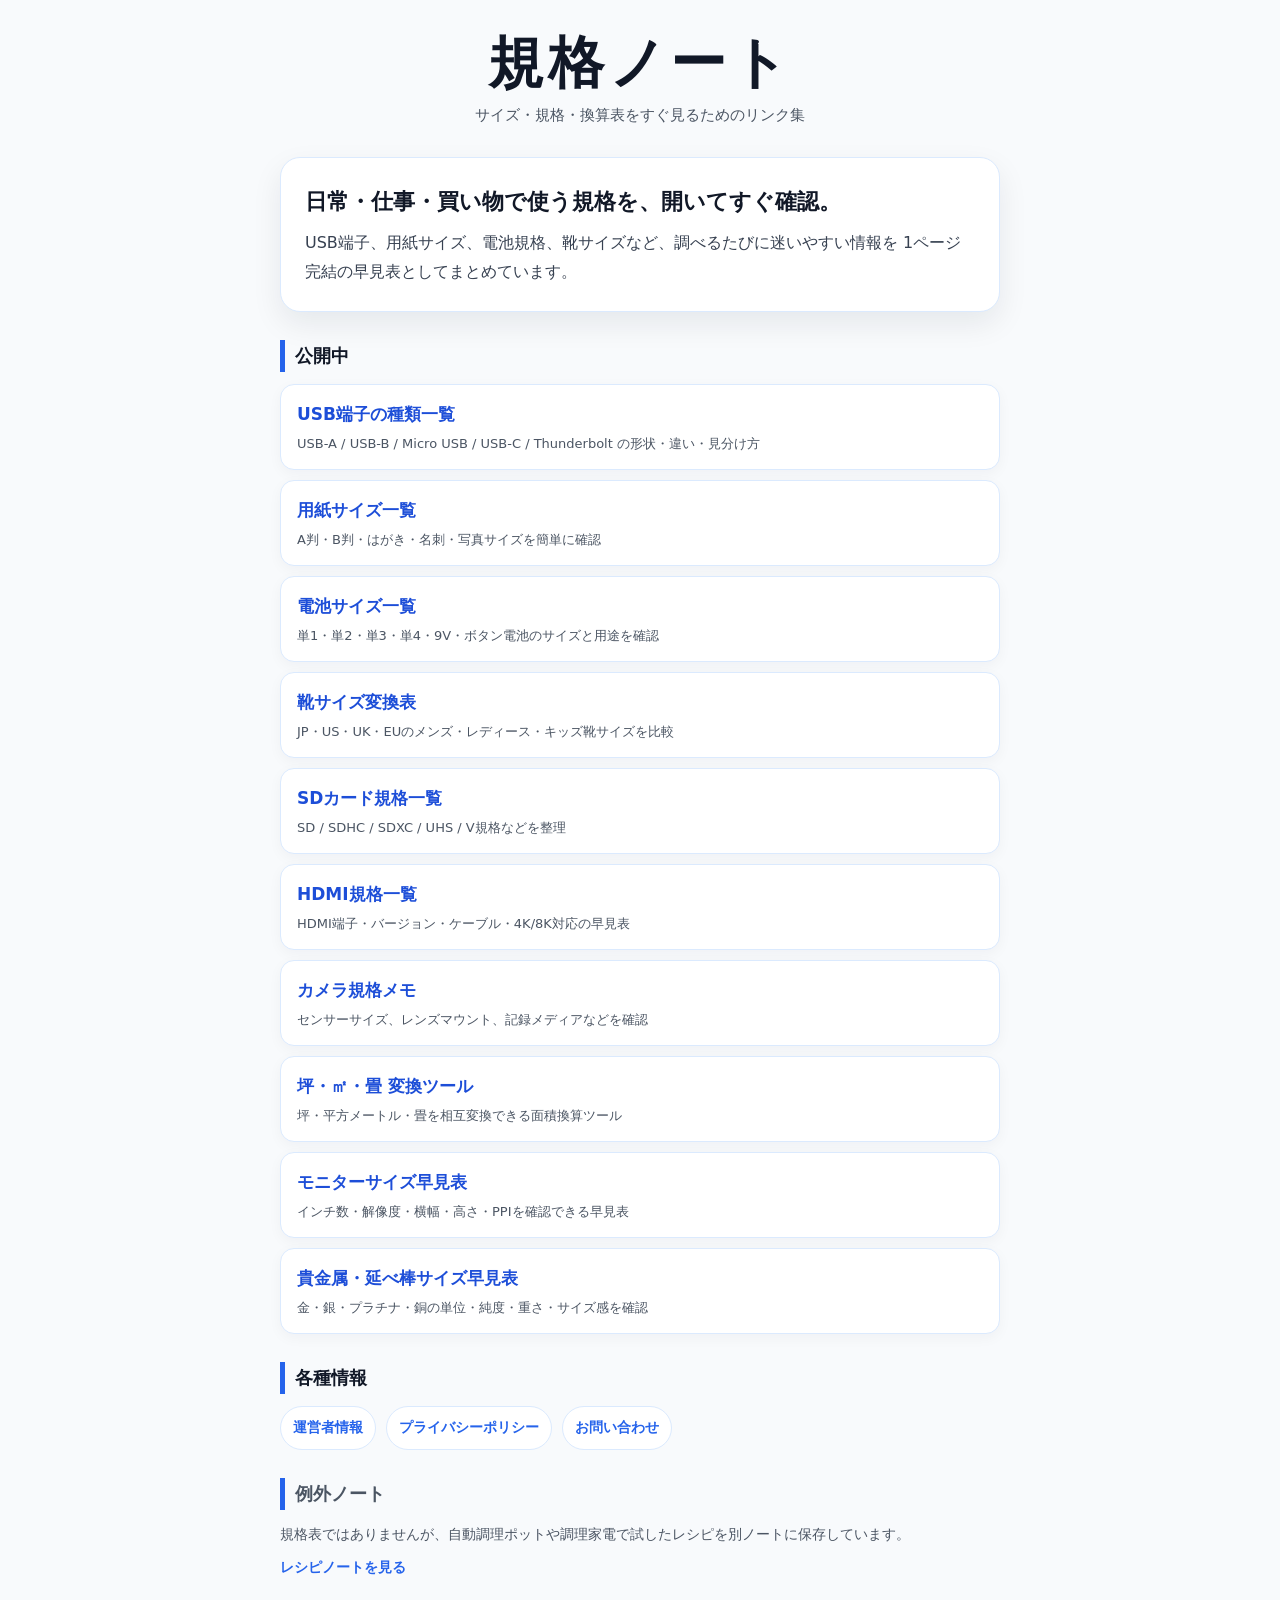
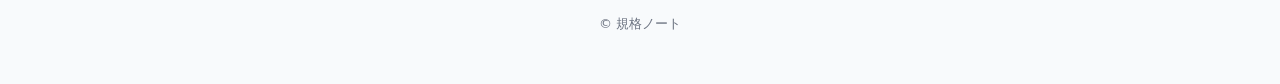
<file: index.html>
<!doctype html>
<html lang="ja">
<head>
  <meta charset="UTF-8">
  <meta name="viewport" content="width=device-width, initial-scale=1.0">

  <title>規格ノート｜サイズ・規格・換算表リンク集</title>
  <meta name="description" content="規格ノートは、USB端子、用紙サイズ、電池規格、靴サイズなど、日常・仕事・買い物で使うサイズや規格をすぐ確認できる早見表リンク集です。">

  <meta name="google-adsense-account" content="ca-pub-8518063363319616">

  <!-- Google AdSense -->
  <script async src="https://pagead2.googlesyndication.com/pagead/js/adsbygoogle.js?client=ca-pub-8518063363319616"
    crossorigin="anonymous"></script>

  <!-- Google tag (gtag.js) -->
  <script async src="https://www.googletagmanager.com/gtag/js?id=G-C3M3YRW4B7"></script>
  <script>
    window.dataLayer = window.dataLayer || [];
    function gtag(){dataLayer.push(arguments);}
    gtag('js', new Date());
    gtag('config', 'G-C3M3YRW4B7');
  </script>

  <style>
    body {
      margin: 0;
      font-family: system-ui, -apple-system, BlinkMacSystemFont, "Segoe UI", sans-serif;
      color: #111827;
      background: #f8fafc;
      line-height: 1.8;
    }

    main {
      max-width: 720px;
      margin: 0 auto;
      padding: 32px 18px 48px;
    }

    header {
      text-align: center;
      margin-bottom: 28px;
    }

    h1 {
      margin: 0 0 8px;
      font-size: clamp(36px, 8vw, 56px);
      letter-spacing: 0.08em;
      line-height: 1.1;
    }

    .subtitle {
      margin: 0;
      color: #4b5563;
      font-size: 15px;
    }

    .profile-card {
      background: #ffffff;
      border: 1px solid #dbeafe;
      border-radius: 20px;
      padding: 24px;
      box-shadow: 0 12px 30px rgba(15, 23, 42, 0.08);
      margin-bottom: 24px;
    }

    .profile-title {
      margin: 0 0 8px;
      font-size: 22px;
      font-weight: 900;
    }

    .profile-text {
      margin: 0;
      color: #374151;
    }

    h2 {
      margin: 28px 0 12px;
      font-size: 18px;
      border-left: 5px solid #2563eb;
      padding-left: 10px;
    }

    .link-list {
      display: grid;
      gap: 10px;
    }

    .link-card {
      display: block;
      background: #ffffff;
      border: 1px solid #dbeafe;
      border-radius: 14px;
      padding: 14px 16px;
      color: #111827;
      text-decoration: none;
      box-shadow: 0 4px 14px rgba(15, 23, 42, 0.04);
      transition: transform 0.12s ease, box-shadow 0.12s ease, border-color 0.12s ease;
    }

    .link-card:hover {
      transform: translateY(-2px);
      box-shadow: 0 10px 24px rgba(15, 23, 42, 0.08);
      border-color: #2563eb;
      text-decoration: none;
    }

    .link-title {
      display: block;
      font-size: 17px;
      font-weight: 900;
      color: #1d4ed8;
    }

    .link-desc {
      display: block;
      margin-top: 2px;
      font-size: 13px;
      color: #4b5563;
    }

    .coming-soon {
      background: #ffffff;
      border: 1px dashed #cbd5e1;
      border-radius: 14px;
      padding: 14px 16px;
      color: #6b7280;
    }

    .coming-title {
      display: block;
      font-weight: 800;
      color: #374151;
    }

    .mini-links {
      display: flex;
      flex-wrap: wrap;
      gap: 10px;
      margin-top: 12px;
    }

    .mini-links a {
      display: inline-block;
      padding: 8px 12px;
      border: 1px solid #dbeafe;
      border-radius: 999px;
      background: #ffffff;
      color: #2563eb;
      font-size: 14px;
      font-weight: 700;
      text-decoration: none;
    }

    .mini-links a:hover {
      border-color: #2563eb;
      background: #eff6ff;
    }

    .note-link {
      margin-top: 28px;
      font-size: 14px;
      color: #4b5563;
    }

    .note-link p {
      margin: 0 0 8px;
    }

    .note-link a {
      color: #2563eb;
      font-weight: 700;
      text-decoration: none;
    }

    .note-link a:hover {
      text-decoration: underline;
    }

    footer {
      margin-top: 32px;
      text-align: center;
      color: #6b7280;
      font-size: 13px;
    }

    @media (max-width: 520px) {
      main {
        padding-top: 24px;
      }

      .profile-card {
        padding: 20px;
      }
    }

.affiliate-footer {
  margin: 28px 0 18px;
  padding: 14px 16px;
  border: 1px solid var(--border, var(--line, #dedbd2));
  border-radius: 8px;
  background: var(--paper, #fff);
  color: var(--muted, #666);
  font-size: 0.84rem;
  line-height: 1.65;
}

.affiliate-label {
  margin: 0 0 4px;
  font-size: 0.72rem;
  font-weight: 700;
  letter-spacing: 0.08em;
  color: var(--muted, #666);
}

.affiliate-note {
  margin: 0 0 10px;
}

.amazon-button {
  display: inline-flex;
  align-items: center;
  justify-content: center;
  min-height: 34px;
  padding: 6px 12px;
  border: 1px solid var(--accent, #006c67);
  border-radius: 6px;
  background: transparent;
  color: var(--accent-ink, var(--accent, #006c67));
  font-size: 0.84rem;
  font-weight: 700;
  text-decoration: none;
}

.amazon-button:hover,
.amazon-button:focus-visible {
  background: var(--soft, #f4f1ea);
  text-decoration: none;
}

@media (max-width: 640px) {
  .affiliate-footer {
    margin: 22px 0 14px;
    padding: 12px 14px;
  }

  .amazon-button {
    width: 100%;
  }
}
</style>
</head>

<body>
  <main>
    <header>
      <h1>規格ノート</h1>
      <p class="subtitle">サイズ・規格・換算表をすぐ見るためのリンク集</p>
    </header>

    <section class="profile-card">
      <p class="profile-title">日常・仕事・買い物で使う規格を、開いてすぐ確認。</p>
      <p class="profile-text">
        USB端子、用紙サイズ、電池規格、靴サイズなど、調べるたびに迷いやすい情報を
        1ページ完結の早見表としてまとめています。
      </p>
    </section>

<h2>公開中</h2>

<div class="link-list">
  <a class="link-card" href="/usb/">
    <span class="link-title">USB端子の種類一覧</span>
    <span class="link-desc">USB-A / USB-B / Micro USB / USB-C / Thunderbolt の形状・違い・見分け方</span>
  </a>

  <a class="link-card" href="/paper/">
    <span class="link-title">用紙サイズ一覧</span>
    <span class="link-desc">A判・B判・はがき・名刺・写真サイズを簡単に確認</span>
  </a>

  <a class="link-card" href="/battery/">
    <span class="link-title">電池サイズ一覧</span>
    <span class="link-desc">単1・単2・単3・単4・9V・ボタン電池のサイズと用途を確認</span>
  </a>

  <a class="link-card" href="/shoes/">
    <span class="link-title">靴サイズ変換表</span>
    <span class="link-desc">JP・US・UK・EUのメンズ・レディース・キッズ靴サイズを比較</span>
  </a>

  <a class="link-card" href="/sd/">
    <span class="link-title">SDカード規格一覧</span>
    <span class="link-desc">SD / SDHC / SDXC / UHS / V規格などを整理</span>
  </a>

  <a class="link-card" href="/hdmi/">
    <span class="link-title">HDMI規格一覧</span>
    <span class="link-desc">HDMI端子・バージョン・ケーブル・4K/8K対応の早見表</span>
  </a>

  <a class="link-card" href="/camera/">
    <span class="link-title">カメラ規格メモ</span>
    <span class="link-desc">センサーサイズ、レンズマウント、記録メディアなどを確認</span>
  </a>

  <a class="link-card" href="/area/">
    <span class="link-title">坪・㎡・畳 変換ツール</span>
    <span class="link-desc">坪・平方メートル・畳を相互変換できる面積換算ツール</span>
  </a>

  <a class="link-card" href="/monitor/">
    <span class="link-title">モニターサイズ早見表</span>
    <span class="link-desc">インチ数・解像度・横幅・高さ・PPIを確認できる早見表</span>
  </a>

  <a class="link-card" href="/metal/">
    <span class="link-title">貴金属・延べ棒サイズ早見表</span>
    <span class="link-desc">金・銀・プラチナ・銅の単位・純度・重さ・サイズ感を確認</span>
  </a>
</div>

    <h2>各種情報</h2>

    <div class="mini-links">
      <a href="/about/">運営者情報</a>
      <a href="/privacy/">プライバシーポリシー</a>
      <a href="/contact/">お問い合わせ</a>
    </div>

    <section class="note-link">
      <h2>例外ノート</h2>
      <p>規格表ではありませんが、自動調理ポットや調理家電で試したレシピを別ノートに保存しています。</p>
      <p><a href="https://recipe.kikaku-note.com/">レシピノートを見る</a></p>
    </section>

    <footer>
      © 規格ノート
    </footer>
  </main>
</body>
</html>
</file>
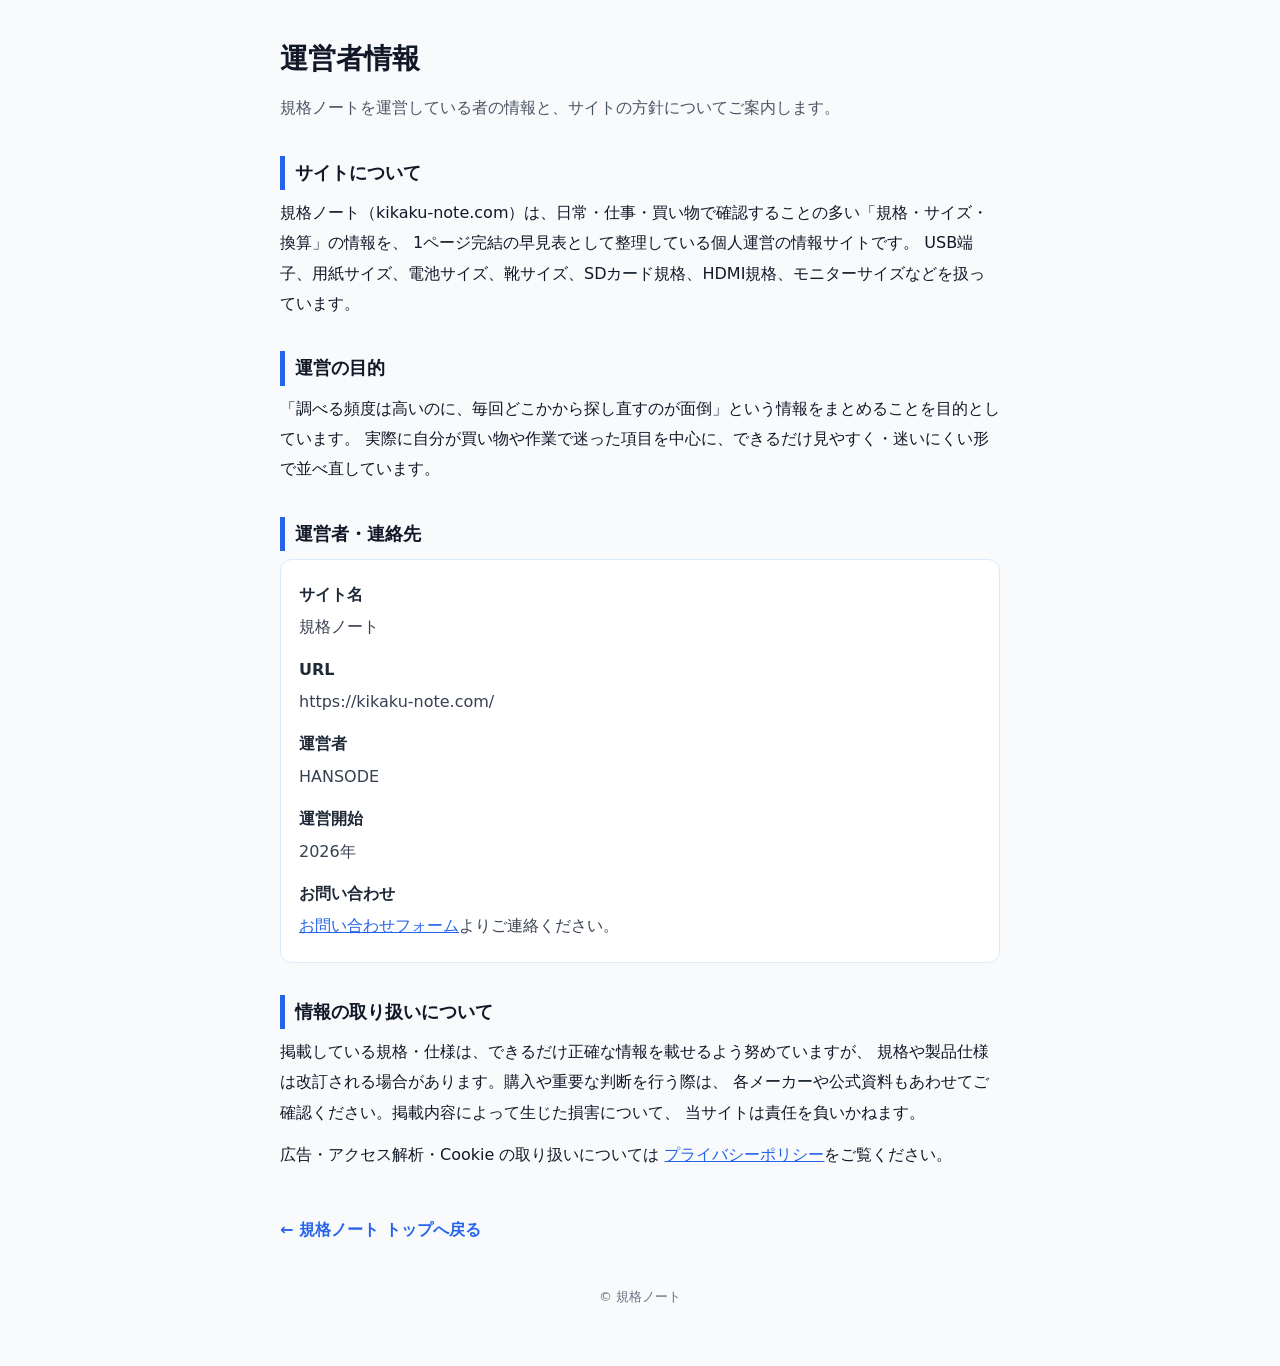
<file: about/index.html>
<!doctype html>
<html lang="ja">
<head>
  <meta charset="utf-8">
  <meta name="viewport" content="width=device-width, initial-scale=1">

  <title>運営者情報 | 規格ノート</title>
  <meta name="description" content="規格ノートの運営者情報です。サイトの目的、運営方針、運営者、連絡方法についてご案内します。">
  <link rel="canonical" href="https://kikaku-note.com/about/">

  <meta name="google-adsense-account" content="ca-pub-8518063363319616">
  <script async src="https://pagead2.googlesyndication.com/pagead/js/adsbygoogle.js?client=ca-pub-8518063363319616"
    crossorigin="anonymous"></script>

  <!-- Google tag (gtag.js) -->
  <script async src="https://www.googletagmanager.com/gtag/js?id=G-C3M3YRW4B7"></script>
  <script>
    window.dataLayer = window.dataLayer || [];
    function gtag(){dataLayer.push(arguments);}
    gtag('js', new Date());
    gtag('config', 'G-C3M3YRW4B7');
  </script>

  <style>
    body {
      margin: 0;
      font-family: system-ui, -apple-system, BlinkMacSystemFont, "Segoe UI", sans-serif;
      color: #111827;
      background: #f8fafc;
      line-height: 1.9;
    }
    main {
      max-width: 720px;
      margin: 0 auto;
      padding: 32px 18px 56px;
    }
    h1 {
      font-size: 28px;
      margin: 0 0 8px;
    }
    .lead {
      color: #4b5563;
      margin: 0 0 24px;
    }
    h2 {
      font-size: 18px;
      margin: 32px 0 8px;
      border-left: 5px solid #2563eb;
      padding-left: 10px;
    }
    p { margin: 0 0 12px; }
    dl {
      background: #ffffff;
      border: 1px solid #dbeafe;
      border-radius: 12px;
      padding: 8px 18px;
      margin: 8px 0 0;
    }
    dt {
      font-weight: 700;
      margin-top: 12px;
      color: #1f2937;
    }
    dd {
      margin: 2px 0 12px;
      color: #374151;
    }
    a { color: #2563eb; }
    .back {
      display: inline-block;
      margin-top: 32px;
      font-weight: 700;
      text-decoration: none;
    }
    footer {
      margin-top: 40px;
      text-align: center;
      color: #6b7280;
      font-size: 13px;
    }
  </style>
</head>
<body>
  <main>
    <h1>運営者情報</h1>
    <p class="lead">規格ノートを運営している者の情報と、サイトの方針についてご案内します。</p>

    <h2>サイトについて</h2>
    <p>
      規格ノート（kikaku-note.com）は、日常・仕事・買い物で確認することの多い「規格・サイズ・換算」の情報を、
      1ページ完結の早見表として整理している個人運営の情報サイトです。
      USB端子、用紙サイズ、電池サイズ、靴サイズ、SDカード規格、HDMI規格、モニターサイズなどを扱っています。
    </p>

    <h2>運営の目的</h2>
    <p>
      「調べる頻度は高いのに、毎回どこかから探し直すのが面倒」という情報をまとめることを目的としています。
      実際に自分が買い物や作業で迷った項目を中心に、できるだけ見やすく・迷いにくい形で並べ直しています。
    </p>

    <h2>運営者・連絡先</h2>
    <dl>
      <dt>サイト名</dt>
      <dd>規格ノート</dd>

      <dt>URL</dt>
      <dd>https://kikaku-note.com/</dd>

      <dt>運営者</dt>
      <dd>HANSODE</dd>

      <dt>運営開始</dt>
      <dd>2026年</dd>

      <dt>お問い合わせ</dt>
      <dd><a href="/contact/">お問い合わせフォーム</a>よりご連絡ください。</dd>
    </dl>

    <h2>情報の取り扱いについて</h2>
    <p>
      掲載している規格・仕様は、できるだけ正確な情報を載せるよう努めていますが、
      規格や製品仕様は改訂される場合があります。購入や重要な判断を行う際は、
      各メーカーや公式資料もあわせてご確認ください。掲載内容によって生じた損害について、
      当サイトは責任を負いかねます。
    </p>

    <p>
      広告・アクセス解析・Cookie の取り扱いについては
      <a href="/privacy/">プライバシーポリシー</a>をご覧ください。
    </p>

    <a class="back" href="/">← 規格ノート トップへ戻る</a>

    <footer>© 規格ノート</footer>
  </main>
</body>
</html>
</file>
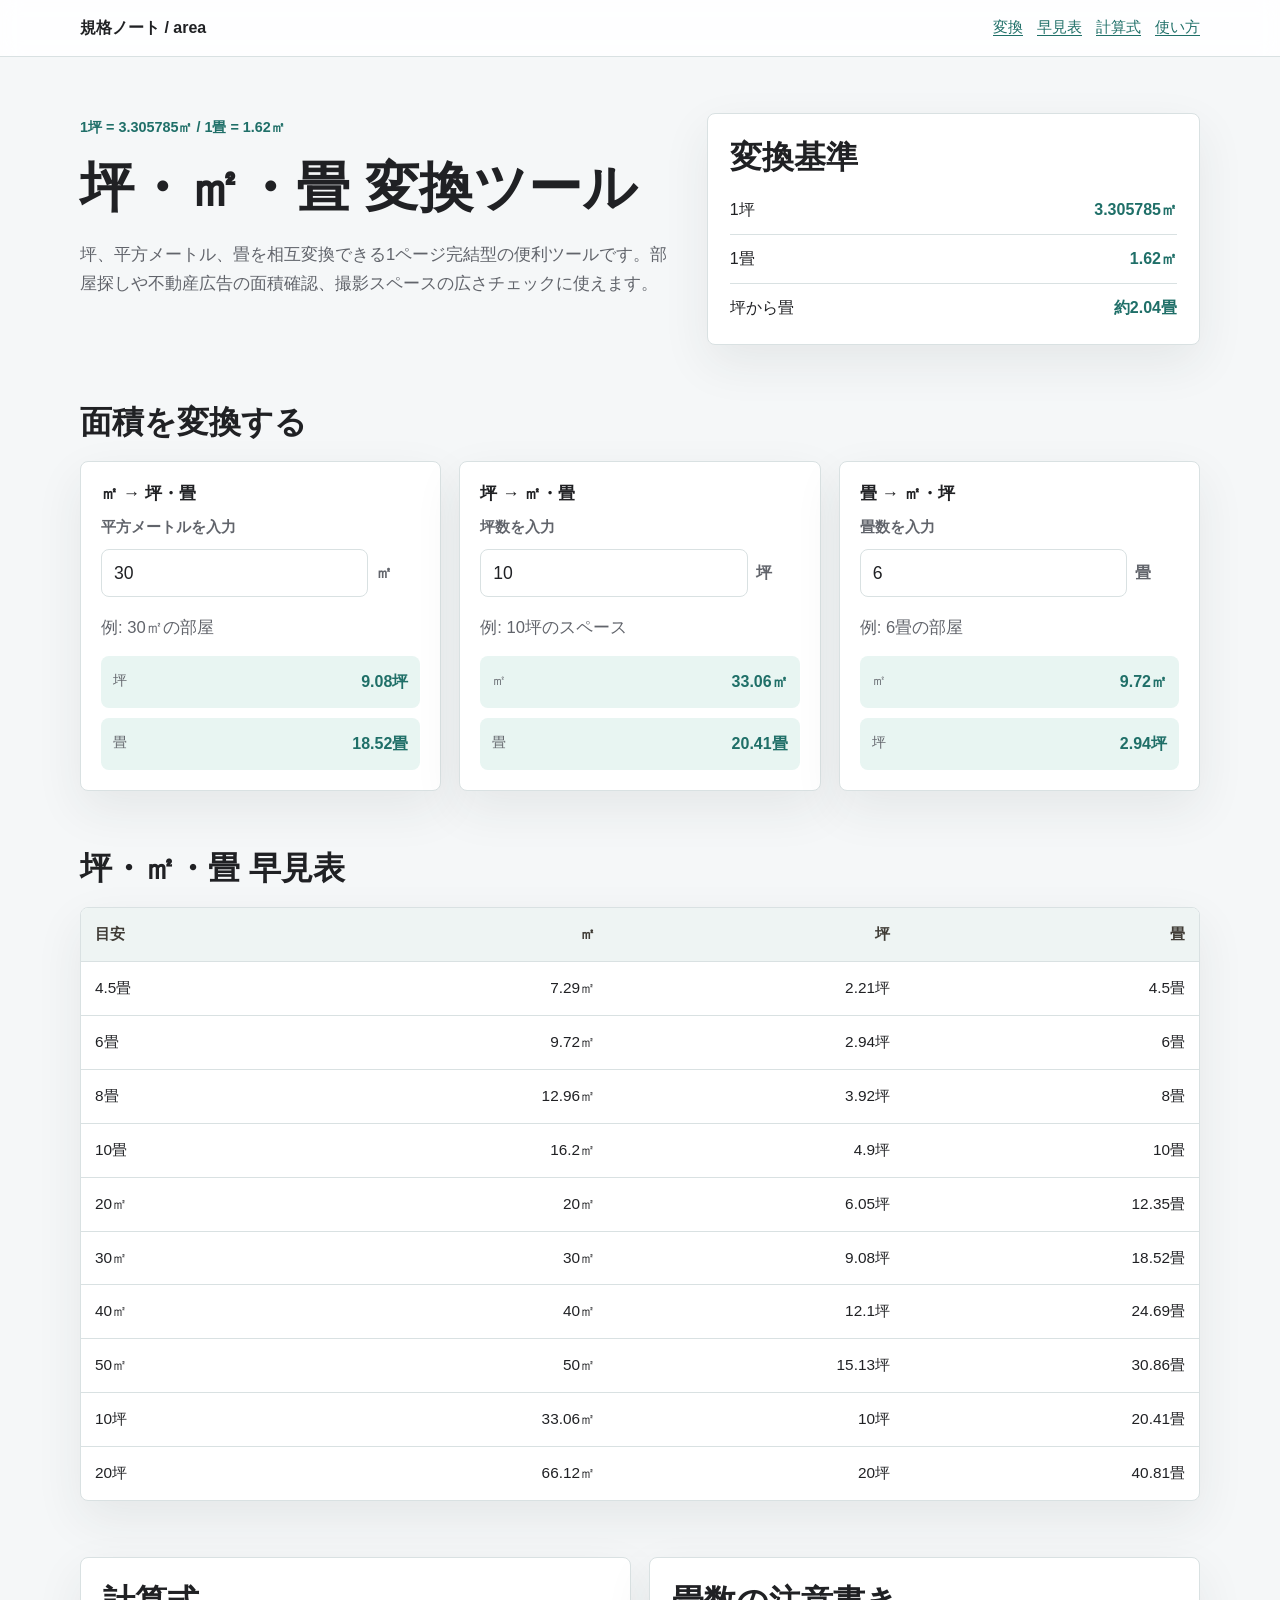
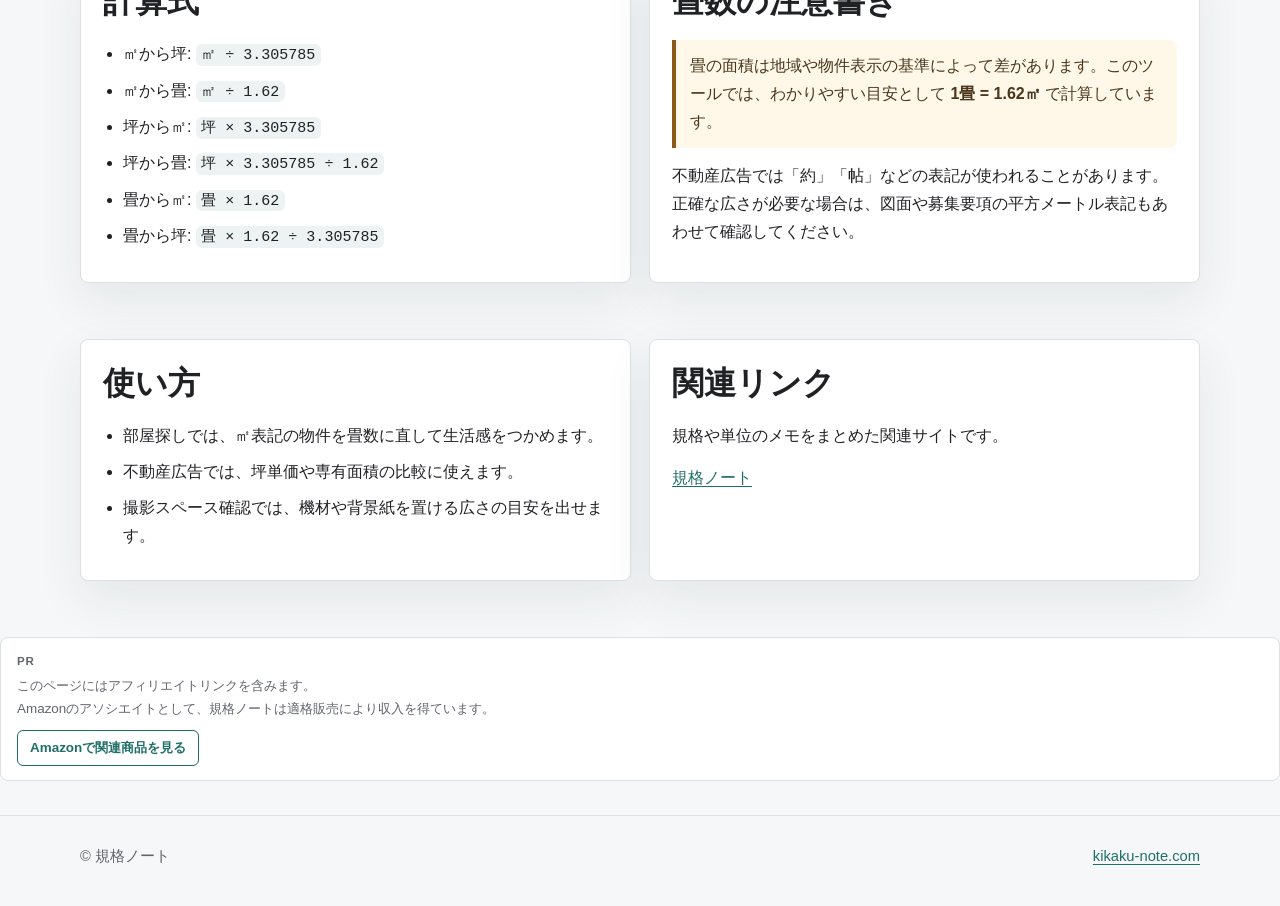
<file: area/index.html>
<!doctype html>
<html lang="ja">
<head>
  <meta charset="utf-8">
  <meta name="viewport" content="width=device-width, initial-scale=1">
  <title>坪・㎡・畳 変換ツール</title>
  <meta name="description" content="坪・平方メートル・畳を相互変換できる無料ツール。㎡から坪・畳、坪から㎡・畳、畳から㎡・坪をすぐに計算できます。不動産広告、部屋探し、撮影スペース確認に便利です。">
  <link rel="canonical" href="https://kikaku-note.com/area/">
  <meta property="og:type" content="website">
  <meta property="og:url" content="https://kikaku-note.com/area/">
  <meta property="og:site_name" content="規格ノート">
  <meta property="og:title" content="坪・㎡・畳 変換ツール">
  <meta property="og:description" content="坪・平方メートル・畳を相互変換できる1ページ完結型の便利ツールです。">
  <meta name="twitter:card" content="summary">
  <meta name="theme-color" content="#f5f7f8">
  <script async src="https://www.googletagmanager.com/gtag/js?id=G-C3M3YRW4B7"></script>
  <script>
    window.dataLayer = window.dataLayer || [];
    function gtag(){dataLayer.push(arguments);}
    gtag('js', new Date());
    gtag('config', 'G-C3M3YRW4B7');
  </script>
  <style>
    :root {
      --bg: #f5f7f8;
      --paper: #ffffff;
      --ink: #202124;
      --muted: #61646b;
      --line: #d9e1e2;
      --accent: #1f6f68;
      --accent-soft: #e8f5f2;
      --warn: #8a5a18;
      --shadow: 0 18px 48px rgba(33, 47, 52, 0.08);
    }

    * {
      box-sizing: border-box;
    }

    html {
      scroll-behavior: smooth;
    }

    body {
      margin: 0;
      color: var(--ink);
      background: var(--bg);
      font-family: -apple-system, BlinkMacSystemFont, "Segoe UI", "Hiragino Sans", "Hiragino Kaku Gothic ProN", Meiryo, sans-serif;
      line-height: 1.75;
    }

    a {
      color: var(--accent);
      text-decoration-thickness: 0.08em;
      text-underline-offset: 0.18em;
    }

    .site-header {
      border-bottom: 1px solid var(--line);
      background: rgba(255, 255, 255, 0.88);
      backdrop-filter: blur(10px);
      position: sticky;
      top: 0;
      z-index: 10;
    }

    .header-inner,
    .wrap {
      width: min(1120px, calc(100% - 32px));
      margin: 0 auto;
    }

    .header-inner {
      display: flex;
      align-items: center;
      justify-content: space-between;
      gap: 16px;
      padding: 14px 0;
    }

    .brand {
      font-weight: 700;
      letter-spacing: 0;
      color: var(--ink);
      text-decoration: none;
    }

    .nav {
      display: flex;
      gap: 14px;
      font-size: 0.92rem;
      white-space: nowrap;
    }

    .hero {
      padding: 56px 0 28px;
    }

    .hero-grid {
      display: grid;
      grid-template-columns: minmax(0, 1.1fr) minmax(280px, 0.9fr);
      gap: 24px;
      align-items: stretch;
    }

    .eyebrow {
      display: inline-flex;
      align-items: center;
      gap: 8px;
      margin: 0 0 12px;
      color: var(--accent);
      font-size: 0.9rem;
      font-weight: 700;
    }

    h1,
    h2,
    h3 {
      line-height: 1.32;
      letter-spacing: 0;
    }

    h1 {
      margin: 0 0 16px;
      font-size: clamp(2rem, 5vw, 3.4rem);
    }

    h2 {
      margin: 0 0 18px;
      font-size: clamp(1.45rem, 3vw, 2rem);
    }

    h3 {
      margin: 0 0 10px;
      font-size: 1.08rem;
    }

    p {
      margin: 0 0 14px;
    }

    .lead {
      max-width: 760px;
      color: var(--muted);
      font-size: 1.04rem;
    }

    .card {
      background: var(--paper);
      border: 1px solid var(--line);
      border-radius: 8px;
      box-shadow: var(--shadow);
    }

    .summary-card {
      padding: 22px;
    }

    .summary-list {
      display: grid;
      gap: 10px;
      margin: 0;
      padding: 0;
      list-style: none;
    }

    .summary-list li {
      display: flex;
      justify-content: space-between;
      gap: 12px;
      padding-bottom: 10px;
      border-bottom: 1px solid var(--line);
    }

    .summary-list li:last-child {
      padding-bottom: 0;
      border-bottom: 0;
    }

    .summary-list strong {
      color: var(--accent);
      white-space: nowrap;
    }

    .section {
      padding: 28px 0;
    }

    .converter-grid {
      display: grid;
      grid-template-columns: repeat(3, minmax(0, 1fr));
      gap: 18px;
    }

    .converter {
      padding: 20px;
    }

    label {
      display: block;
      margin: 0 0 8px;
      color: var(--muted);
      font-size: 0.92rem;
      font-weight: 700;
    }

    .input-row {
      display: grid;
      grid-template-columns: minmax(0, 1fr) auto;
      gap: 8px;
      align-items: center;
      margin-bottom: 16px;
    }

    input {
      width: 100%;
      min-height: 48px;
      padding: 10px 12px;
      border: 1px solid var(--line);
      border-radius: 8px;
      background: #fff;
      color: var(--ink);
      font-size: 1.1rem;
    }

    input:focus {
      outline: 3px solid rgba(31, 111, 104, 0.18);
      border-color: var(--accent);
    }

    .unit {
      min-width: 44px;
      color: var(--muted);
      font-weight: 700;
    }

    .result-box {
      display: grid;
      gap: 10px;
    }

    .result {
      display: flex;
      justify-content: space-between;
      gap: 12px;
      padding: 12px;
      border-radius: 8px;
      background: var(--accent-soft);
    }

    .result span {
      color: var(--muted);
      font-size: 0.9rem;
    }

    .result output {
      color: var(--accent);
      font-weight: 800;
      text-align: right;
    }

    .table-wrap {
      overflow-x: auto;
      border: 1px solid var(--line);
      border-radius: 8px;
      background: var(--paper);
      box-shadow: var(--shadow);
    }

    table {
      width: 100%;
      min-width: 620px;
      border-collapse: collapse;
      font-size: 0.96rem;
    }

    th,
    td {
      padding: 13px 14px;
      border-bottom: 1px solid var(--line);
      text-align: right;
      white-space: nowrap;
    }

    th:first-child,
    td:first-child {
      text-align: left;
    }

    th {
      background: #eef4f3;
      color: #3f3b35;
      font-weight: 800;
    }

    tr:last-child td {
      border-bottom: 0;
    }

    .content-grid {
      display: grid;
      grid-template-columns: repeat(2, minmax(0, 1fr));
      gap: 18px;
    }

    .text-card {
      padding: 22px;
    }

    .note {
      border-left: 4px solid var(--warn);
      padding: 12px 14px;
      background: #fff7e8;
      color: #49361c;
      border-radius: 0 8px 8px 0;
    }

    .formula-list,
    .usage-list {
      margin: 0;
      padding-left: 1.25em;
    }

    .formula-list li,
    .usage-list li {
      margin: 0 0 8px;
    }

    code {
      padding: 0.12em 0.35em;
      border-radius: 6px;
      background: #edf2f2;
      font-family: ui-monospace, SFMono-Regular, Consolas, "Liberation Mono", monospace;
      font-size: 0.94em;
    }

    .site-footer {
      margin-top: 34px;
      padding: 28px 0 36px;
      border-top: 1px solid var(--line);
      color: var(--muted);
      font-size: 0.92rem;
    }

    .footer-inner {
      display: flex;
      justify-content: space-between;
      gap: 16px;
      flex-wrap: wrap;
    }

    @media (max-width: 820px) {
      .header-inner {
        align-items: flex-start;
        flex-direction: column;
      }

      .nav {
        width: 100%;
        overflow-x: auto;
        padding-bottom: 2px;
      }

      .hero {
        padding-top: 36px;
      }

      .hero-grid,
      .converter-grid,
      .content-grid {
        grid-template-columns: 1fr;
      }

      .summary-card,
      .converter,
      .text-card {
        padding: 18px;
      }
    }

.affiliate-footer {
  margin: 28px 0 18px;
  padding: 14px 16px;
  border: 1px solid var(--border, var(--line, #dedbd2));
  border-radius: 8px;
  background: var(--paper, #fff);
  color: var(--muted, #666);
  font-size: 0.84rem;
  line-height: 1.65;
}

.affiliate-label {
  margin: 0 0 4px;
  font-size: 0.72rem;
  font-weight: 700;
  letter-spacing: 0.08em;
  color: var(--muted, #666);
}

.affiliate-note {
  margin: 0 0 10px;
}

.amazon-button {
  display: inline-flex;
  align-items: center;
  justify-content: center;
  min-height: 34px;
  padding: 6px 12px;
  border: 1px solid var(--accent, #006c67);
  border-radius: 6px;
  background: transparent;
  color: var(--accent-ink, var(--accent, #006c67));
  font-size: 0.84rem;
  font-weight: 700;
  text-decoration: none;
}

.amazon-button:hover,
.amazon-button:focus-visible {
  background: var(--soft, #f4f1ea);
  text-decoration: none;
}

@media (max-width: 640px) {
  .affiliate-footer {
    margin: 22px 0 14px;
    padding: 12px 14px;
  }

  .amazon-button {
    width: 100%;
  }
}
</style>
  <meta name="google-adsense-account" content="ca-pub-8518063363319616">
  <script async src="https://pagead2.googlesyndication.com/pagead/js/adsbygoogle.js?client=ca-pub-8518063363319616"
    crossorigin="anonymous"></script>
</head>
<body>
  <header class="site-header">
    <div class="header-inner">
      <a class="brand" href="/area/">規格ノート / area</a>
      <nav class="nav" aria-label="ページ内メニュー">
        <a href="#converter">変換</a>
        <a href="#chart">早見表</a>
        <a href="#formula">計算式</a>
        <a href="#usage">使い方</a>
      </nav>
    </div>
  </header>

  <main>
    <section class="hero">
      <div class="wrap hero-grid">
        <div>
          <p class="eyebrow">1坪 = 3.305785㎡ / 1畳 = 1.62㎡</p>
          <h1>坪・㎡・畳 変換ツール</h1>
          <p class="lead">坪、平方メートル、畳を相互変換できる1ページ完結型の便利ツールです。部屋探しや不動産広告の面積確認、撮影スペースの広さチェックに使えます。</p>
        </div>
        <aside class="card summary-card" aria-label="変換基準">
          <h2>変換基準</h2>
          <ul class="summary-list">
            <li><span>1坪</span><strong>3.305785㎡</strong></li>
            <li><span>1畳</span><strong>1.62㎡</strong></li>
            <li><span>坪から畳</span><strong>約2.04畳</strong></li>
          </ul>
        </aside>
      </div>
    </section>

    <section id="converter" class="section">
      <div class="wrap">
        <h2>面積を変換する</h2>
        <div class="converter-grid">
          <article class="card converter">
            <h3>㎡ → 坪・畳</h3>
            <label for="sqm-input">平方メートルを入力</label>
            <div class="input-row">
              <input id="sqm-input" type="number" min="0" step="0.01" inputmode="decimal" value="30" aria-describedby="sqm-help">
              <span class="unit">㎡</span>
            </div>
            <p id="sqm-help" class="lead">例: 30㎡の部屋</p>
            <div class="result-box">
              <div class="result"><span>坪</span><output id="sqm-to-tsubo">-</output></div>
              <div class="result"><span>畳</span><output id="sqm-to-jo">-</output></div>
            </div>
          </article>

          <article class="card converter">
            <h3>坪 → ㎡・畳</h3>
            <label for="tsubo-input">坪数を入力</label>
            <div class="input-row">
              <input id="tsubo-input" type="number" min="0" step="0.01" inputmode="decimal" value="10" aria-describedby="tsubo-help">
              <span class="unit">坪</span>
            </div>
            <p id="tsubo-help" class="lead">例: 10坪のスペース</p>
            <div class="result-box">
              <div class="result"><span>㎡</span><output id="tsubo-to-sqm">-</output></div>
              <div class="result"><span>畳</span><output id="tsubo-to-jo">-</output></div>
            </div>
          </article>

          <article class="card converter">
            <h3>畳 → ㎡・坪</h3>
            <label for="jo-input">畳数を入力</label>
            <div class="input-row">
              <input id="jo-input" type="number" min="0" step="0.1" inputmode="decimal" value="6" aria-describedby="jo-help">
              <span class="unit">畳</span>
            </div>
            <p id="jo-help" class="lead">例: 6畳の部屋</p>
            <div class="result-box">
              <div class="result"><span>㎡</span><output id="jo-to-sqm">-</output></div>
              <div class="result"><span>坪</span><output id="jo-to-tsubo">-</output></div>
            </div>
          </article>
        </div>
      </div>
    </section>

    <section id="chart" class="section">
      <div class="wrap">
        <h2>坪・㎡・畳 早見表</h2>
        <div class="table-wrap">
          <table>
            <thead>
              <tr>
                <th>目安</th>
                <th>㎡</th>
                <th>坪</th>
                <th>畳</th>
              </tr>
            </thead>
            <tbody id="quick-table"></tbody>
          </table>
        </div>
      </div>
    </section>

    <section id="formula" class="section">
      <div class="wrap content-grid">
        <article class="card text-card">
          <h2>計算式</h2>
          <ul class="formula-list">
            <li>㎡から坪: <code>㎡ ÷ 3.305785</code></li>
            <li>㎡から畳: <code>㎡ ÷ 1.62</code></li>
            <li>坪から㎡: <code>坪 × 3.305785</code></li>
            <li>坪から畳: <code>坪 × 3.305785 ÷ 1.62</code></li>
            <li>畳から㎡: <code>畳 × 1.62</code></li>
            <li>畳から坪: <code>畳 × 1.62 ÷ 3.305785</code></li>
          </ul>
        </article>

        <article class="card text-card">
          <h2>畳数の注意書き</h2>
          <p class="note">畳の面積は地域や物件表示の基準によって差があります。このツールでは、わかりやすい目安として <strong>1畳 = 1.62㎡</strong> で計算しています。</p>
          <p>不動産広告では「約」「帖」などの表記が使われることがあります。正確な広さが必要な場合は、図面や募集要項の平方メートル表記もあわせて確認してください。</p>
        </article>
      </div>
    </section>

    <section id="usage" class="section">
      <div class="wrap content-grid">
        <article class="card text-card">
          <h2>使い方</h2>
          <ul class="usage-list">
            <li>部屋探しでは、㎡表記の物件を畳数に直して生活感をつかめます。</li>
            <li>不動産広告では、坪単価や専有面積の比較に使えます。</li>
            <li>撮影スペース確認では、機材や背景紙を置ける広さの目安を出せます。</li>
          </ul>
        </article>

        <article class="card text-card">
          <h2>関連リンク</h2>
          <p>規格や単位のメモをまとめた関連サイトです。</p>
          <p><a href="https://kikaku-note.com/">規格ノート</a></p>
        </article>
      </div>
    </section>
  </main>

  <section class="affiliate-footer" aria-label="広告とAmazonアソシエイトについて">
    <p class="affiliate-label">PR</p>
    <p class="affiliate-note">このページにはアフィリエイトリンクを含みます。<br>Amazonのアソシエイトとして、規格ノートは適格販売により収入を得ています。</p>
    <a class="amazon-button" href="https://www.amazon.co.jp/s?k=レーザー距離計&tag=kikakunote-footer-22" target="_blank" rel="nofollow sponsored noopener">Amazonで関連商品を見る</a>
  </section>

  <footer class="site-footer">
    <div class="wrap footer-inner">
      <span>&copy; 規格ノート</span>
      <a href="https://kikaku-note.com/">kikaku-note.com</a>
    </div>
  </footer>

  <script>
    const SQM_PER_TSUBO = 3.305785;
    const SQM_PER_JO = 1.62;

    const fmt = (value, unit) => {
      if (!Number.isFinite(value)) return '-';
      const digits = value >= 100 ? 1 : 2;
      return `${value.toLocaleString('ja-JP', { maximumFractionDigits: digits })}${unit}`;
    };

    const read = (id) => {
      const value = Number(document.getElementById(id).value);
      return value >= 0 ? value : NaN;
    };

    const write = (id, value, unit) => {
      document.getElementById(id).value = fmt(value, unit);
    };

    const updateConverters = () => {
      const sqm = read('sqm-input');
      write('sqm-to-tsubo', sqm / SQM_PER_TSUBO, '坪');
      write('sqm-to-jo', sqm / SQM_PER_JO, '畳');

      const tsubo = read('tsubo-input');
      const tsuboSqm = tsubo * SQM_PER_TSUBO;
      write('tsubo-to-sqm', tsuboSqm, '㎡');
      write('tsubo-to-jo', tsuboSqm / SQM_PER_JO, '畳');

      const jo = read('jo-input');
      const joSqm = jo * SQM_PER_JO;
      write('jo-to-sqm', joSqm, '㎡');
      write('jo-to-tsubo', joSqm / SQM_PER_TSUBO, '坪');
    };

    const buildQuickTable = () => {
      const rows = [
        ['4.5畳', 4.5 * SQM_PER_JO],
        ['6畳', 6 * SQM_PER_JO],
        ['8畳', 8 * SQM_PER_JO],
        ['10畳', 10 * SQM_PER_JO],
        ['20㎡', 20],
        ['30㎡', 30],
        ['40㎡', 40],
        ['50㎡', 50],
        ['10坪', 10 * SQM_PER_TSUBO],
        ['20坪', 20 * SQM_PER_TSUBO]
      ];

      const tbody = document.getElementById('quick-table');
      tbody.innerHTML = rows.map(([label, sqm]) => `
        <tr>
          <td>${label}</td>
          <td>${fmt(sqm, '㎡')}</td>
          <td>${fmt(sqm / SQM_PER_TSUBO, '坪')}</td>
          <td>${fmt(sqm / SQM_PER_JO, '畳')}</td>
        </tr>
      `).join('');
    };

    document.querySelectorAll('input[type="number"]').forEach((input) => {
      input.addEventListener('input', updateConverters);
    });

    buildQuickTable();
    updateConverters();
  </script>
</body>
</html>
</file>
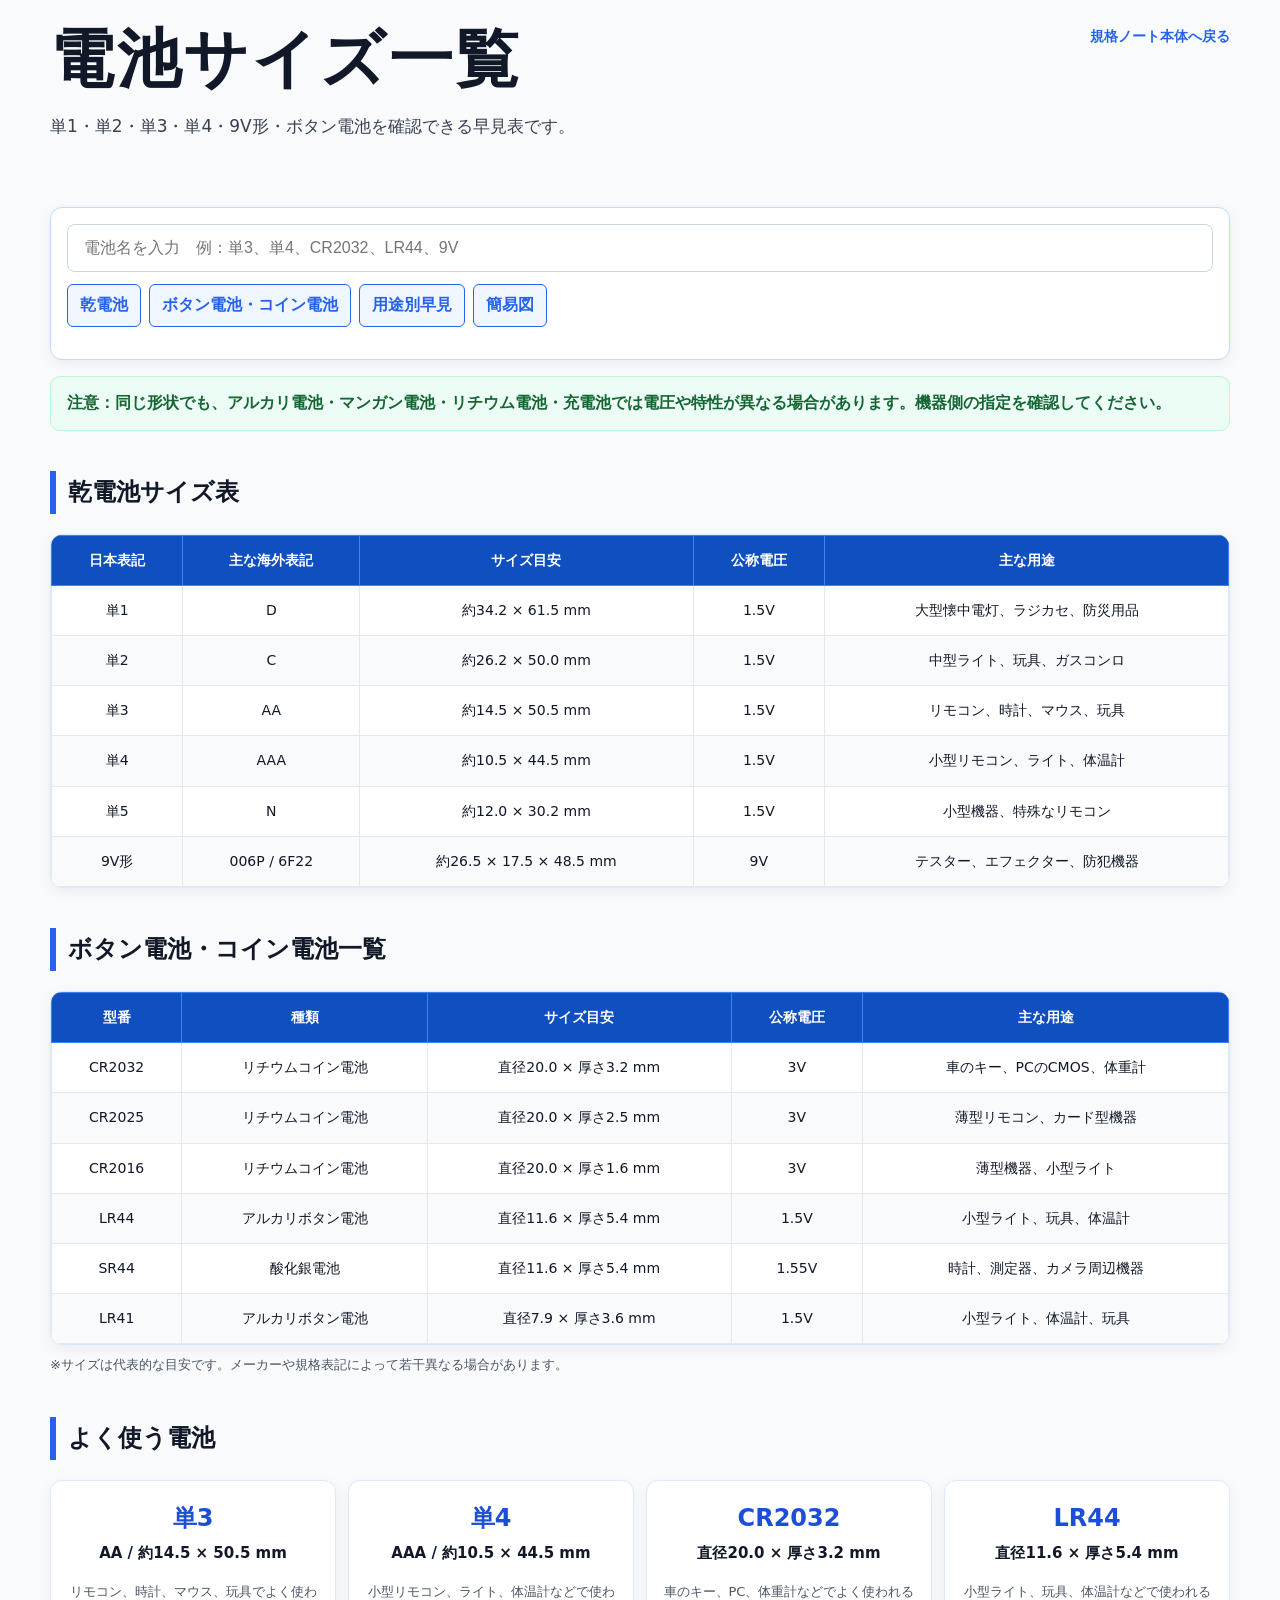
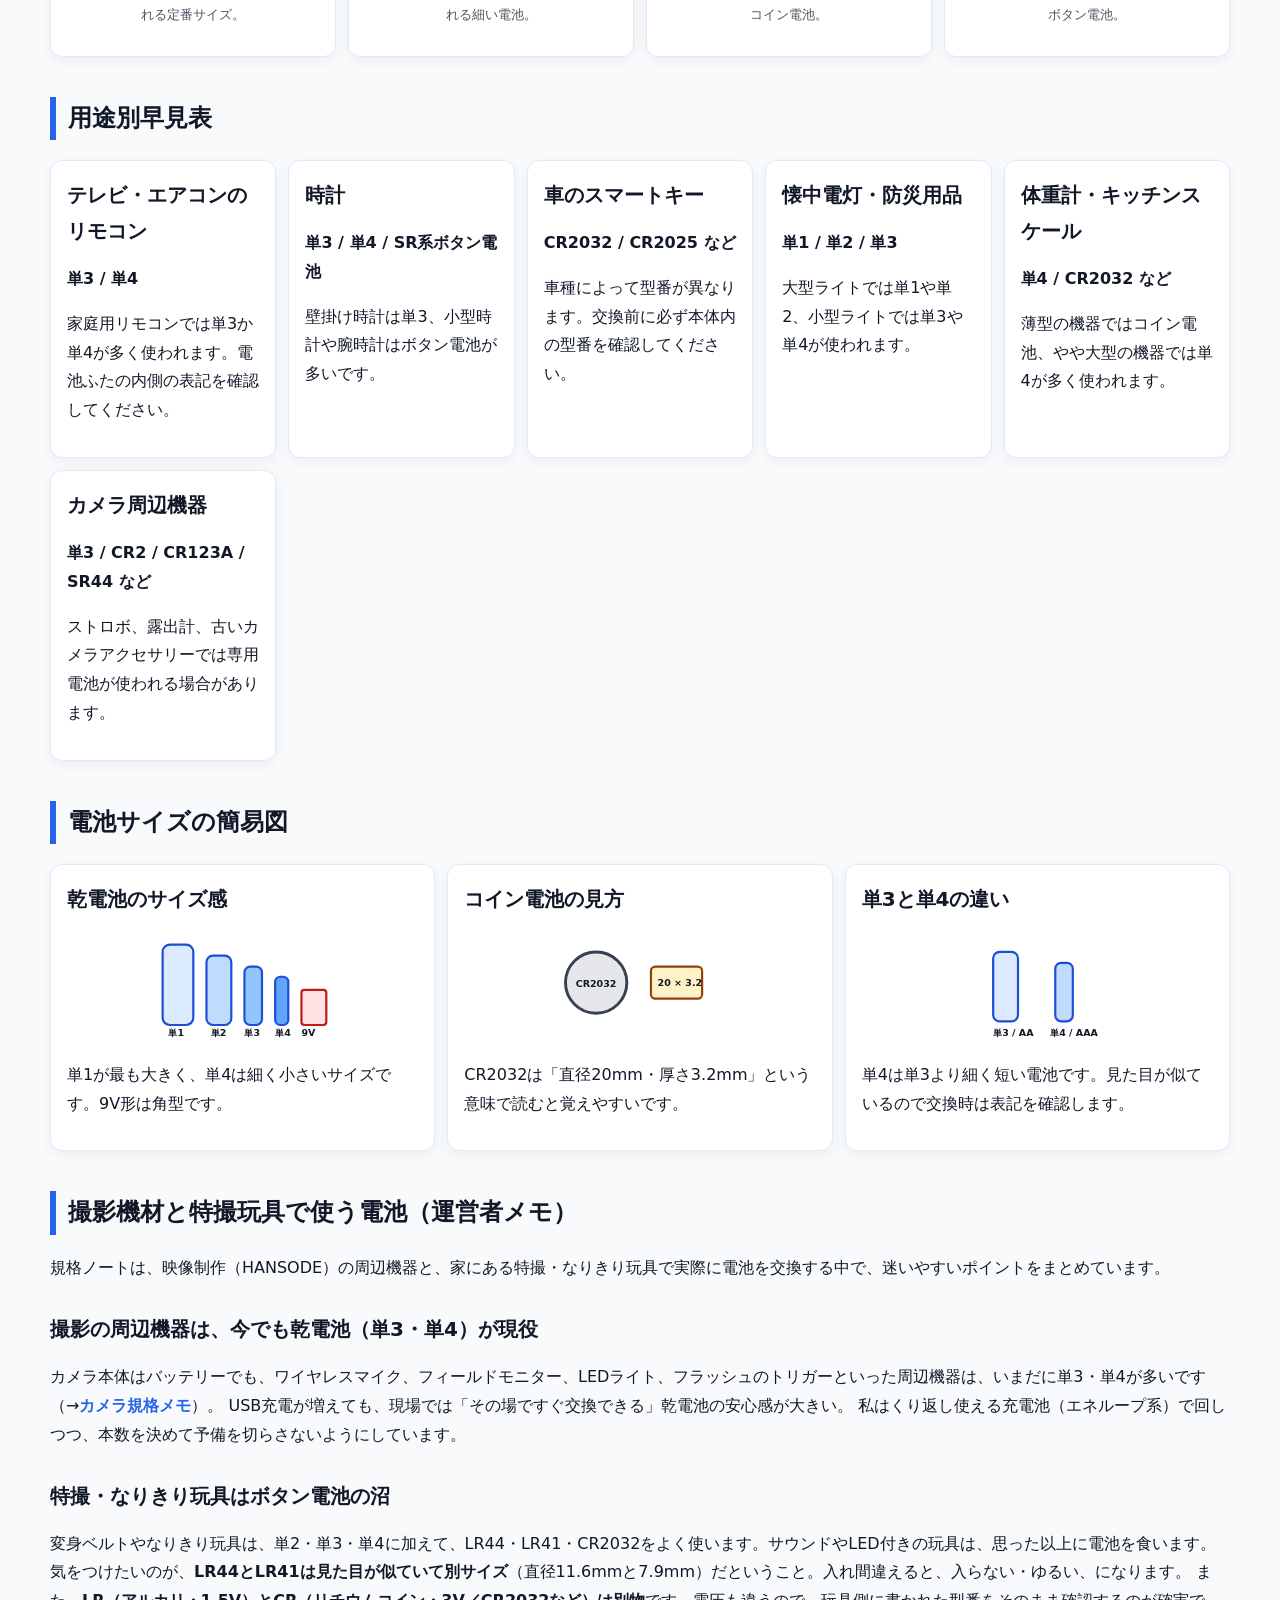
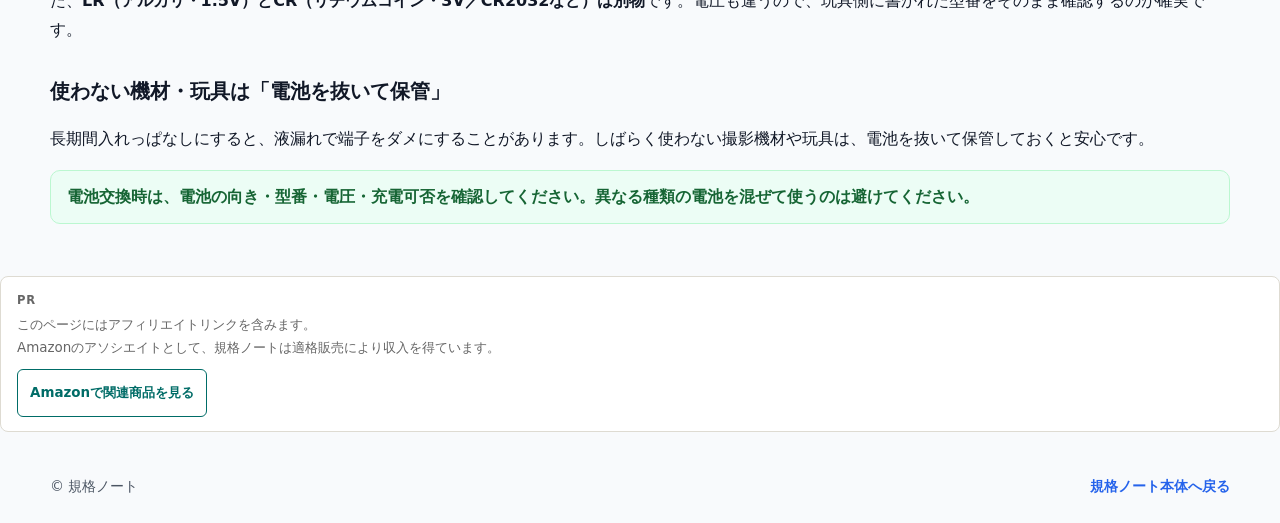
<file: battery/index.html>
<!doctype html>
<html lang="ja">
<head>
  <meta charset="UTF-8">
  <meta name="viewport" content="width=device-width, initial-scale=1.0">

  <title>電池サイズ一覧・早見表｜単1・単2・単3・単4・ボタン電池｜規格ノート</title>
  <meta name="description" content="単1、単2、単3、単4、単5、9V形、CR2032、CR2025、LR44など、乾電池・ボタン電池・コイン電池のサイズや用途を一覧で確認できる早見表です。">

  <!-- Google tag (gtag.js) -->
  <script async src="https://www.googletagmanager.com/gtag/js?id=G-C3M3YRW4B7"></script>
  <script>
    window.dataLayer = window.dataLayer || [];
    function gtag(){dataLayer.push(arguments);}
    gtag('js', new Date());
    gtag('config', 'G-C3M3YRW4B7');
  </script>

  <style>
    body {
      margin: 0;
      font-family: system-ui, -apple-system, BlinkMacSystemFont, "Segoe UI", sans-serif;
      line-height: 1.8;
      color: #111827;
      background: #f8fafc;
    }

    header,
    main,
    footer {
      max-width: 1180px;
      margin: 0 auto;
      padding: 24px;
    }

    header {
      display: flex;
      justify-content: space-between;
      align-items: flex-start;
      gap: 16px;
    }

    h1 {
      margin: 0 0 8px;
      font-size: clamp(32px, 6vw, 64px);
      line-height: 1.1;
      letter-spacing: 0.04em;
    }

    h2 {
      margin-top: 40px;
      padding-left: 12px;
      border-left: 6px solid #2563eb;
      font-size: 24px;
    }

    h3 {
      margin: 0 0 8px;
      font-size: 20px;
    }

    a {
      color: #2563eb;
      text-decoration: none;
      font-weight: 700;
    }

    a:hover {
      text-decoration: underline;
    }

    .top-link {
      white-space: nowrap;
      font-size: 14px;
    }

    .lead {
      font-size: 17px;
      color: #374151;
    }

    .search-box {
      background: #ffffff;
      border: 1px solid #bfdbfe;
      border-radius: 12px;
      padding: 16px;
      box-shadow: 0 4px 14px rgba(15, 23, 42, 0.06);
    }

    input[type="search"] {
      width: 100%;
      padding: 14px 16px;
      font-size: 16px;
      border: 1px solid #cbd5e1;
      border-radius: 8px;
      box-sizing: border-box;
    }

    .quick-links {
      display: flex;
      flex-wrap: wrap;
      gap: 8px;
      margin-top: 12px;
    }

    .quick-links a,
    #searchResults a {
      display: inline-block;
      padding: 6px 12px;
      border: 1px solid #2563eb;
      border-radius: 6px;
      background: #eff6ff;
    }

    #searchResults {
      margin-bottom: 0;
    }

    .warning {
      background: #ecfdf5;
      border: 1px solid #bbf7d0;
      border-radius: 10px;
      padding: 12px 16px;
      color: #166534;
      font-weight: 700;
      margin: 16px 0 0;
    }

    .table-wrap {
      overflow-x: auto;
      background: #ffffff;
      border: 1px solid #dbeafe;
      border-radius: 12px;
      box-shadow: 0 4px 14px rgba(15, 23, 42, 0.06);
    }

    table {
      width: 100%;
      min-width: 860px;
      border-collapse: collapse;
      font-size: 14px;
    }

    th {
      background: #0f4fbf;
      color: #ffffff;
      padding: 12px;
      border: 1px solid #3b82f6;
      text-align: center;
    }

    td {
      padding: 12px;
      border: 1px solid #e5e7eb;
      text-align: center;
      vertical-align: middle;
      background: #ffffff;
    }

    tr:nth-child(even) td {
      background: #f8fafc;
    }

    .note {
      font-size: 13px;
      color: #4b5563;
      margin-top: 8px;
    }

    .battery-grid,
    .use-grid,
    .visual-grid {
      display: grid;
      gap: 12px;
    }

    .battery-grid {
      grid-template-columns: repeat(auto-fit, minmax(170px, 1fr));
    }

    .use-grid,
    .visual-grid {
      grid-template-columns: repeat(auto-fit, minmax(220px, 1fr));
    }

    .battery-card,
    .use-card,
    .visual-card {
      background: #ffffff;
      border: 1px solid #dbeafe;
      border-radius: 12px;
      padding: 16px;
      box-shadow: 0 4px 14px rgba(15, 23, 42, 0.05);
    }

    .battery-card {
      text-align: center;
    }

    .battery-name {
      font-size: 24px;
      font-weight: 900;
      color: #1d4ed8;
    }

    .battery-size {
      font-size: 15px;
      font-weight: 800;
      color: #111827;
    }

    .battery-use {
      font-size: 13px;
      color: #4b5563;
    }

    .svg-wrap {
      display: flex;
      justify-content: center;
      align-items: center;
      min-height: 120px;
      margin: 8px 0 12px;
    }

    svg {
      max-width: 190px;
      height: auto;
    }

    .label {
      font-size: 13px;
      font-weight: 800;
      fill: #111827;
    }

    footer {
      display: flex;
      justify-content: space-between;
      gap: 16px;
      flex-wrap: wrap;
      font-size: 14px;
      color: #4b5563;
    }

    @media (max-width: 700px) {
      header {
        display: block;
      }

      .top-link {
        display: inline-block;
        margin-top: 12px;
      }

      main,
      header,
      footer {
        padding: 16px;
      }
    }

.affiliate-footer {
  margin: 28px 0 18px;
  padding: 14px 16px;
  border: 1px solid var(--border, var(--line, #dedbd2));
  border-radius: 8px;
  background: var(--paper, #fff);
  color: var(--muted, #666);
  font-size: 0.84rem;
  line-height: 1.65;
}

.affiliate-label {
  margin: 0 0 4px;
  font-size: 0.72rem;
  font-weight: 700;
  letter-spacing: 0.08em;
  color: var(--muted, #666);
}

.affiliate-note {
  margin: 0 0 10px;
}

.amazon-button {
  display: inline-flex;
  align-items: center;
  justify-content: center;
  min-height: 34px;
  padding: 6px 12px;
  border: 1px solid var(--accent, #006c67);
  border-radius: 6px;
  background: transparent;
  color: var(--accent-ink, var(--accent, #006c67));
  font-size: 0.84rem;
  font-weight: 700;
  text-decoration: none;
}

.amazon-button:hover,
.amazon-button:focus-visible {
  background: var(--soft, #f4f1ea);
  text-decoration: none;
}

@media (max-width: 640px) {
  .affiliate-footer {
    margin: 22px 0 14px;
    padding: 12px 14px;
  }

  .amazon-button {
    width: 100%;
  }
}
</style>
  <meta name="google-adsense-account" content="ca-pub-8518063363319616">
  <script async src="https://pagead2.googlesyndication.com/pagead/js/adsbygoogle.js?client=ca-pub-8518063363319616"
    crossorigin="anonymous"></script>
</head>

<body>
  <header>
    <div>
      <h1>電池サイズ一覧</h1>
      <p class="lead">単1・単2・単3・単4・9V形・ボタン電池を確認できる早見表です。</p>
    </div>
    <a class="top-link" href="https://kikaku-note.com/">規格ノート本体へ戻る</a>
  </header>

  <main>
    <section class="search-box">
      <input
        type="search"
        id="searchBox"
        placeholder="電池名を入力　例：単3、単4、CR2032、LR44、9V"
      >

      <div class="quick-links">
        <a href="#dry-cell">乾電池</a>
        <a href="#coin-cell">ボタン電池・コイン電池</a>
        <a href="#use-case">用途別早見</a>
        <a href="#battery-visual">簡易図</a>
      </div>

      <ul id="searchResults"></ul>
    </section>

    <p class="warning">
      注意：同じ形状でも、アルカリ電池・マンガン電池・リチウム電池・充電池では電圧や特性が異なる場合があります。機器側の指定を確認してください。
    </p>

    <h2 id="dry-cell">乾電池サイズ表</h2>

    <div class="table-wrap">
      <table>
        <thead>
          <tr>
            <th>日本表記</th>
            <th>主な海外表記</th>
            <th>サイズ目安</th>
            <th>公称電圧</th>
            <th>主な用途</th>
          </tr>
        </thead>
        <tbody>
          <tr>
            <td>単1</td>
            <td>D</td>
            <td>約34.2 × 61.5 mm</td>
            <td>1.5V</td>
            <td>大型懐中電灯、ラジカセ、防災用品</td>
          </tr>
          <tr>
            <td>単2</td>
            <td>C</td>
            <td>約26.2 × 50.0 mm</td>
            <td>1.5V</td>
            <td>中型ライト、玩具、ガスコンロ</td>
          </tr>
          <tr>
            <td>単3</td>
            <td>AA</td>
            <td>約14.5 × 50.5 mm</td>
            <td>1.5V</td>
            <td>リモコン、時計、マウス、玩具</td>
          </tr>
          <tr>
            <td>単4</td>
            <td>AAA</td>
            <td>約10.5 × 44.5 mm</td>
            <td>1.5V</td>
            <td>小型リモコン、ライト、体温計</td>
          </tr>
          <tr>
            <td>単5</td>
            <td>N</td>
            <td>約12.0 × 30.2 mm</td>
            <td>1.5V</td>
            <td>小型機器、特殊なリモコン</td>
          </tr>
          <tr>
            <td>9V形</td>
            <td>006P / 6F22</td>
            <td>約26.5 × 17.5 × 48.5 mm</td>
            <td>9V</td>
            <td>テスター、エフェクター、防犯機器</td>
          </tr>
        </tbody>
      </table>
    </div>

    <h2 id="coin-cell">ボタン電池・コイン電池一覧</h2>

    <div class="table-wrap">
      <table>
        <thead>
          <tr>
            <th>型番</th>
            <th>種類</th>
            <th>サイズ目安</th>
            <th>公称電圧</th>
            <th>主な用途</th>
          </tr>
        </thead>
        <tbody>
          <tr>
            <td>CR2032</td>
            <td>リチウムコイン電池</td>
            <td>直径20.0 × 厚さ3.2 mm</td>
            <td>3V</td>
            <td>車のキー、PCのCMOS、体重計</td>
          </tr>
          <tr>
            <td>CR2025</td>
            <td>リチウムコイン電池</td>
            <td>直径20.0 × 厚さ2.5 mm</td>
            <td>3V</td>
            <td>薄型リモコン、カード型機器</td>
          </tr>
          <tr>
            <td>CR2016</td>
            <td>リチウムコイン電池</td>
            <td>直径20.0 × 厚さ1.6 mm</td>
            <td>3V</td>
            <td>薄型機器、小型ライト</td>
          </tr>
          <tr>
            <td>LR44</td>
            <td>アルカリボタン電池</td>
            <td>直径11.6 × 厚さ5.4 mm</td>
            <td>1.5V</td>
            <td>小型ライト、玩具、体温計</td>
          </tr>
          <tr>
            <td>SR44</td>
            <td>酸化銀電池</td>
            <td>直径11.6 × 厚さ5.4 mm</td>
            <td>1.55V</td>
            <td>時計、測定器、カメラ周辺機器</td>
          </tr>
          <tr>
            <td>LR41</td>
            <td>アルカリボタン電池</td>
            <td>直径7.9 × 厚さ3.6 mm</td>
            <td>1.5V</td>
            <td>小型ライト、体温計、玩具</td>
          </tr>
        </tbody>
      </table>
    </div>

    <p class="note">※サイズは代表的な目安です。メーカーや規格表記によって若干異なる場合があります。</p>

    <h2>よく使う電池</h2>

    <div class="battery-grid">
      <section class="battery-card">
        <div class="battery-name">単3</div>
        <div class="battery-size">AA / 約14.5 × 50.5 mm</div>
        <p class="battery-use">リモコン、時計、マウス、玩具でよく使われる定番サイズ。</p>
      </section>

      <section class="battery-card">
        <div class="battery-name">単4</div>
        <div class="battery-size">AAA / 約10.5 × 44.5 mm</div>
        <p class="battery-use">小型リモコン、ライト、体温計などで使われる細い電池。</p>
      </section>

      <section class="battery-card">
        <div class="battery-name">CR2032</div>
        <div class="battery-size">直径20.0 × 厚さ3.2 mm</div>
        <p class="battery-use">車のキー、PC、体重計などでよく使われるコイン電池。</p>
      </section>

      <section class="battery-card">
        <div class="battery-name">LR44</div>
        <div class="battery-size">直径11.6 × 厚さ5.4 mm</div>
        <p class="battery-use">小型ライト、玩具、体温計などで使われるボタン電池。</p>
      </section>
    </div>

    <h2 id="use-case">用途別早見表</h2>

    <div class="use-grid">
      <section class="use-card">
        <h3>テレビ・エアコンのリモコン</h3>
        <p><strong>単3 / 単4</strong></p>
        <p>家庭用リモコンでは単3か単4が多く使われます。電池ふたの内側の表記を確認してください。</p>
      </section>

      <section class="use-card">
        <h3>時計</h3>
        <p><strong>単3 / 単4 / SR系ボタン電池</strong></p>
        <p>壁掛け時計は単3、小型時計や腕時計はボタン電池が多いです。</p>
      </section>

      <section class="use-card">
        <h3>車のスマートキー</h3>
        <p><strong>CR2032 / CR2025 など</strong></p>
        <p>車種によって型番が異なります。交換前に必ず本体内の型番を確認してください。</p>
      </section>

      <section class="use-card">
        <h3>懐中電灯・防災用品</h3>
        <p><strong>単1 / 単2 / 単3</strong></p>
        <p>大型ライトでは単1や単2、小型ライトでは単3や単4が使われます。</p>
      </section>

      <section class="use-card">
        <h3>体重計・キッチンスケール</h3>
        <p><strong>単4 / CR2032 など</strong></p>
        <p>薄型の機器ではコイン電池、やや大型の機器では単4が多く使われます。</p>
      </section>

      <section class="use-card">
        <h3>カメラ周辺機器</h3>
        <p><strong>単3 / CR2 / CR123A / SR44 など</strong></p>
        <p>ストロボ、露出計、古いカメラアクセサリーでは専用電池が使われる場合があります。</p>
      </section>
    </div>

    <h2 id="battery-visual">電池サイズの簡易図</h2>

    <div class="visual-grid">
      <section class="visual-card">
        <h3>乾電池のサイズ感</h3>
        <div class="svg-wrap">
          <svg viewBox="0 0 260 150" role="img" aria-label="乾電池サイズの簡易図">
            <rect x="20" y="20" width="42" height="110" rx="10" fill="#dbeafe" stroke="#1d4ed8" stroke-width="3"/>
            <text x="28" y="145" class="label">単1</text>

            <rect x="80" y="35" width="34" height="95" rx="9" fill="#bfdbfe" stroke="#1d4ed8" stroke-width="3"/>
            <text x="86" y="145" class="label">単2</text>

            <rect x="132" y="50" width="24" height="80" rx="8" fill="#93c5fd" stroke="#1d4ed8" stroke-width="3"/>
            <text x="132" y="145" class="label">単3</text>

            <rect x="174" y="64" width="18" height="66" rx="7" fill="#60a5fa" stroke="#1d4ed8" stroke-width="3"/>
            <text x="174" y="145" class="label">単4</text>

            <rect x="210" y="82" width="34" height="48" rx="4" fill="#fee2e2" stroke="#b91c1c" stroke-width="3"/>
            <text x="210" y="145" class="label">9V</text>
          </svg>
        </div>
        <p>単1が最も大きく、単4は細く小さいサイズです。9V形は角型です。</p>
      </section>

      <section class="visual-card">
        <h3>コイン電池の見方</h3>
        <div class="svg-wrap">
          <svg viewBox="0 0 260 150" role="img" aria-label="コイン電池サイズの簡易図">
            <circle cx="70" cy="72" r="42" fill="#e5e7eb" stroke="#374151" stroke-width="4"/>
            <text x="42" y="78" class="label">CR2032</text>
            <rect x="145" y="50" width="70" height="44" rx="6" fill="#fef3c7" stroke="#92400e" stroke-width="3"/>
            <text x="154" y="77" class="label">20 × 3.2</text>
          </svg>
        </div>
        <p>CR2032は「直径20mm・厚さ3.2mm」という意味で読むと覚えやすいです。</p>
      </section>

      <section class="visual-card">
        <h3>単3と単4の違い</h3>
        <div class="svg-wrap">
          <svg viewBox="0 0 260 150" role="img" aria-label="単3と単4の違い">
            <rect x="70" y="30" width="34" height="95" rx="9" fill="#dbeafe" stroke="#1d4ed8" stroke-width="3"/>
            <text x="70" y="145" class="label">単3 / AA</text>

            <rect x="155" y="45" width="24" height="80" rx="8" fill="#bfdbfe" stroke="#1d4ed8" stroke-width="3"/>
            <text x="148" y="145" class="label">単4 / AAA</text>
          </svg>
        </div>
        <p>単4は単3より細く短い電池です。見た目が似ているので交換時は表記を確認します。</p>
      </section>
    </div>

    <h2 id="field-notes">撮影機材と特撮玩具で使う電池（運営者メモ）</h2>

    <p>
      規格ノートは、映像制作（HANSODE）の周辺機器と、家にある特撮・なりきり玩具で実際に電池を交換する中で、迷いやすいポイントをまとめています。
    </p>

    <h3 style="margin-top:28px;">撮影の周辺機器は、今でも乾電池（単3・単4）が現役</h3>
    <p>
      カメラ本体はバッテリーでも、ワイヤレスマイク、フィールドモニター、LEDライト、フラッシュのトリガーといった周辺機器は、いまだに単3・単4が多いです（→<a href="/camera/">カメラ規格メモ</a>）。
      USB充電が増えても、現場では「その場ですぐ交換できる」乾電池の安心感が大きい。
      私はくり返し使える充電池（エネループ系）で回しつつ、本数を決めて予備を切らさないようにしています。
    </p>

    <h3 style="margin-top:28px;">特撮・なりきり玩具はボタン電池の沼</h3>
    <p>
      変身ベルトやなりきり玩具は、単2・単3・単4に加えて、LR44・LR41・CR2032をよく使います。サウンドやLED付きの玩具は、思った以上に電池を食います。
      気をつけたいのが、<strong>LR44とLR41は見た目が似ていて別サイズ</strong>（直径11.6mmと7.9mm）だということ。入れ間違えると、入らない・ゆるい、になります。
      また、<strong>LR（アルカリ・1.5V）とCR（リチウムコイン・3V／CR2032など）は別物</strong>です。電圧も違うので、玩具側に書かれた型番をそのまま確認するのが確実です。
    </p>

    <h3 style="margin-top:28px;">使わない機材・玩具は「電池を抜いて保管」</h3>
    <p>
      長期間入れっぱなしにすると、液漏れで端子をダメにすることがあります。しばらく使わない撮影機材や玩具は、電池を抜いて保管しておくと安心です。
    </p>

    <p class="warning">
      電池交換時は、電池の向き・型番・電圧・充電可否を確認してください。異なる種類の電池を混ぜて使うのは避けてください。
    </p>
  </main>

  <section class="affiliate-footer" aria-label="広告とAmazonアソシエイトについて">
    <p class="affiliate-label">PR</p>
    <p class="affiliate-note">このページにはアフィリエイトリンクを含みます。<br>Amazonのアソシエイトとして、規格ノートは適格販売により収入を得ています。</p>
    <a class="amazon-button" href="https://www.amazon.co.jp/s?k=乾電池&tag=kikakunote-footer-22" target="_blank" rel="nofollow sponsored noopener">Amazonで関連商品を見る</a>
  </section>

  <footer>
    <span>© 規格ノート</span>
    <a href="https://kikaku-note.com/">規格ノート本体へ戻る</a>
  </footer>

  <script>
    const searchBox = document.getElementById('searchBox');
    const searchResults = document.getElementById('searchResults');

    const items = [
      { name: '単1', id: 'dry-cell', keywords: '単1 たん1 d 大型 懐中電灯 防災' },
      { name: '単2', id: 'dry-cell', keywords: '単2 たん2 c 中型 ライト 玩具' },
      { name: '単3', id: 'dry-cell', keywords: '単3 たん3 aa リモコン 時計 マウス' },
      { name: '単4', id: 'dry-cell', keywords: '単4 たん4 aaa 小型 リモコン ライト' },
      { name: '単5', id: 'dry-cell', keywords: '単5 たん5 n 小型 特殊' },
      { name: '9V', id: 'dry-cell', keywords: '9v 006p 6f22 テスター エフェクター' },
      { name: 'CR2032', id: 'coin-cell', keywords: 'cr2032 コイン電池 車のキー cmos 体重計' },
      { name: 'CR2025', id: 'coin-cell', keywords: 'cr2025 コイン電池 薄型 リモコン' },
      { name: 'CR2016', id: 'coin-cell', keywords: 'cr2016 コイン電池 薄型 小型' },
      { name: 'LR44', id: 'coin-cell', keywords: 'lr44 ボタン電池 アルカリ 玩具 体温計' },
      { name: 'SR44', id: 'coin-cell', keywords: 'sr44 ボタン電池 酸化銀 時計 カメラ' },
      { name: 'LR41', id: 'coin-cell', keywords: 'lr41 ボタン電池 小型ライト 体温計' }
    ];

    searchBox.addEventListener('input', function () {
      const query = searchBox.value.trim().toLowerCase();
      searchResults.innerHTML = '';

      if (!query) return;

      const matchedItems = items.filter(item =>
        item.name.toLowerCase().includes(query) ||
        item.keywords.toLowerCase().includes(query)
      );

      matchedItems.forEach(item => {
        const li = document.createElement('li');
        const a = document.createElement('a');
        a.href = '#' + item.id;
        a.textContent = item.name + ' の一覧へ移動';
        li.appendChild(a);
        searchResults.appendChild(li);
      });

      if (matchedItems.length === 0) {
        const li = document.createElement('li');
        li.textContent = '該当する項目がありません。';
        searchResults.appendChild(li);
      }
    });
  </script>
</body>
</html>
</file>
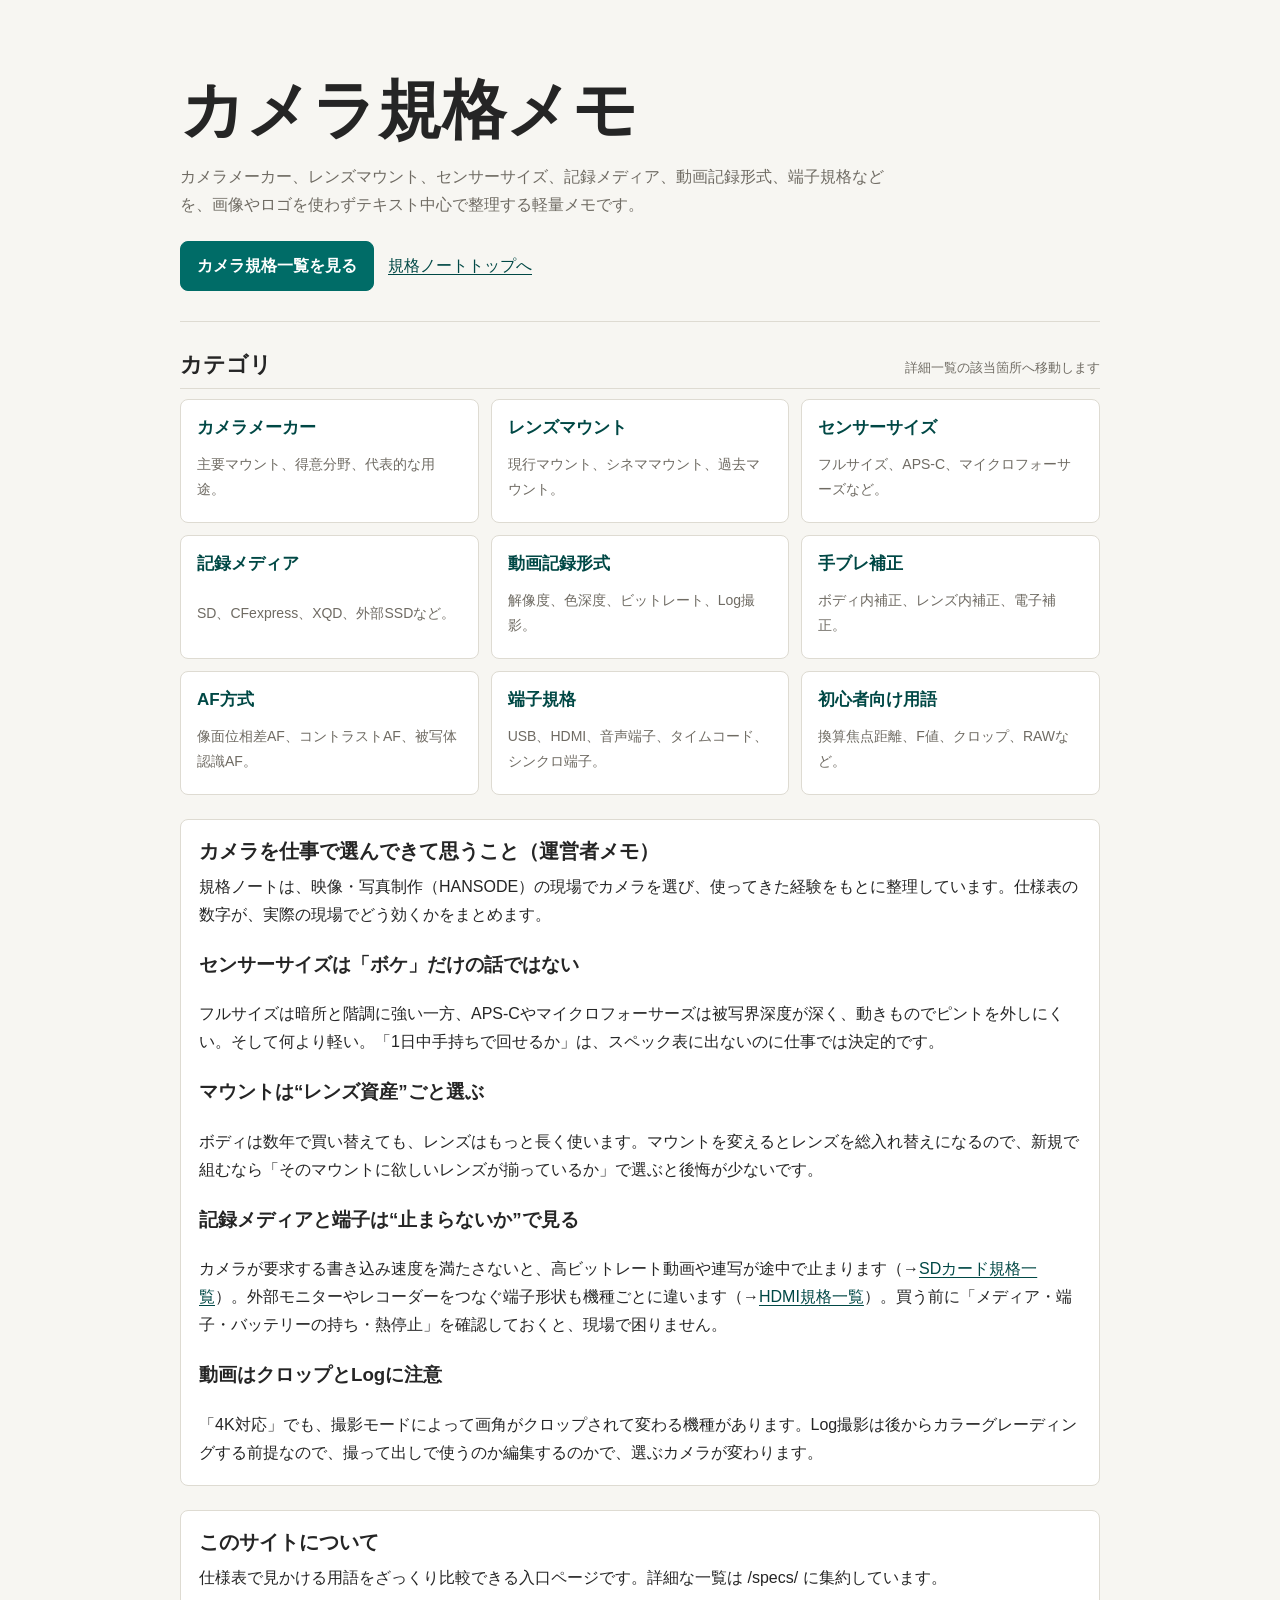
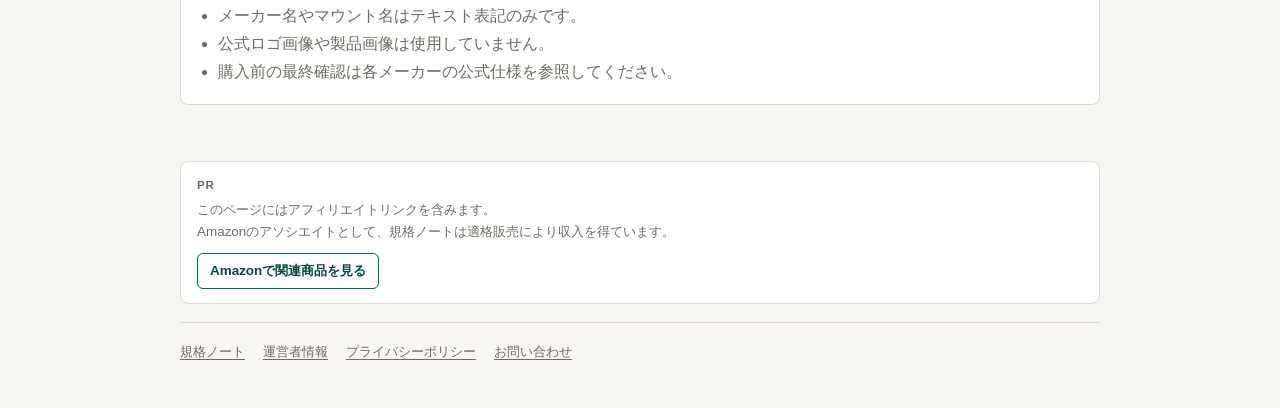
<file: camera/index.html>
<!doctype html>
<html lang="ja">
<head>
  <meta charset="utf-8">
  <meta name="viewport" content="width=device-width, initial-scale=1">
  <title>カメラ規格メモ</title>
  <meta name="description" content="カメラメーカー、レンズマウント、センサーサイズ、記録メディア、動画記録形式などを整理したカメラ規格メモ。">
  <link rel="canonical" href="https://kikaku-note.com/camera/">
  <meta property="og:type" content="website">
  <meta property="og:title" content="カメラ規格メモ">
  <meta property="og:description" content="カメラ関連規格をテキスト中心で確認できる軽量メモ。">
  <meta property="og:url" content="https://kikaku-note.com/camera/">
  <meta name="theme-color" content="#f7f6f2">
  <link rel="stylesheet" href="assets/style.css">
  <script async src="https://www.googletagmanager.com/gtag/js?id=G-C3M3YRW4B7"></script>
  <script>
    window.dataLayer = window.dataLayer || [];
    function gtag(){dataLayer.push(arguments);}
    gtag('js', new Date());
    gtag('config', 'G-C3M3YRW4B7');
  </script>
  <meta name="google-adsense-account" content="ca-pub-8518063363319616">
  <script async src="https://pagead2.googlesyndication.com/pagead/js/adsbygoogle.js?client=ca-pub-8518063363319616"
    crossorigin="anonymous"></script>
</head>
<body>
  <div class="site site-home">
    <header class="hero">
      <h1>カメラ規格メモ</h1>
      <p class="lead">カメラメーカー、レンズマウント、センサーサイズ、記録メディア、動画記録形式、端子規格などを、画像やロゴを使わずテキスト中心で整理する軽量メモです。</p>
      <div class="actions">
        <a class="button" href="specs/">カメラ規格一覧を見る</a>
        <a href="https://kikaku-note.com/">規格ノートトップへ</a>
      </div>
    </header>

    <main>
      <section aria-labelledby="categories-title">
        <div class="section-head">
          <h2 id="categories-title">カテゴリ</h2>
          <p class="note">詳細一覧の該当箇所へ移動します</p>
        </div>
        <div class="category-grid">
          <a class="category-card" href="specs/#makers"><strong>カメラメーカー</strong><span>主要マウント、得意分野、代表的な用途。</span></a>
          <a class="category-card" href="specs/#mounts"><strong>レンズマウント</strong><span>現行マウント、シネママウント、過去マウント。</span></a>
          <a class="category-card" href="specs/#sensors"><strong>センサーサイズ</strong><span>フルサイズ、APS-C、マイクロフォーサーズなど。</span></a>
          <a class="category-card" href="specs/#media"><strong>記録メディア</strong><span>SD、CFexpress、XQD、外部SSDなど。</span></a>
          <a class="category-card" href="specs/#video"><strong>動画記録形式</strong><span>解像度、色深度、ビットレート、Log撮影。</span></a>
          <a class="category-card" href="specs/#stabilization"><strong>手ブレ補正</strong><span>ボディ内補正、レンズ内補正、電子補正。</span></a>
          <a class="category-card" href="specs/#af"><strong>AF方式</strong><span>像面位相差AF、コントラストAF、被写体認識AF。</span></a>
          <a class="category-card" href="specs/#ports"><strong>端子規格</strong><span>USB、HDMI、音声端子、タイムコード、シンクロ端子。</span></a>
          <a class="category-card" href="specs/#terms"><strong>初心者向け用語</strong><span>換算焦点距離、F値、クロップ、RAWなど。</span></a>
        </div>
      </section>

      <section class="summary" aria-labelledby="notes-title">
        <h2 id="notes-title">カメラを仕事で選んできて思うこと（運営者メモ）</h2>
        <p>規格ノートは、映像・写真制作（HANSODE）の現場でカメラを選び、使ってきた経験をもとに整理しています。仕様表の数字が、実際の現場でどう効くかをまとめます。</p>

        <h3 style="margin-top:20px;">センサーサイズは「ボケ」だけの話ではない</h3>
        <p>フルサイズは暗所と階調に強い一方、APS-Cやマイクロフォーサーズは被写界深度が深く、動きものでピントを外しにくい。そして何より軽い。「1日中手持ちで回せるか」は、スペック表に出ないのに仕事では決定的です。</p>

        <h3 style="margin-top:20px;">マウントは“レンズ資産”ごと選ぶ</h3>
        <p>ボディは数年で買い替えても、レンズはもっと長く使います。マウントを変えるとレンズを総入れ替えになるので、新規で組むなら「そのマウントに欲しいレンズが揃っているか」で選ぶと後悔が少ないです。</p>

        <h3 style="margin-top:20px;">記録メディアと端子は“止まらないか”で見る</h3>
        <p>カメラが要求する書き込み速度を満たさないと、高ビットレート動画や連写が途中で止まります（→<a href="/sd/">SDカード規格一覧</a>）。外部モニターやレコーダーをつなぐ端子形状も機種ごとに違います（→<a href="/hdmi/">HDMI規格一覧</a>）。買う前に「メディア・端子・バッテリーの持ち・熱停止」を確認しておくと、現場で困りません。</p>

        <h3 style="margin-top:20px;">動画はクロップとLogに注意</h3>
        <p>「4K対応」でも、撮影モードによって画角がクロップされて変わる機種があります。Log撮影は後からカラーグレーディングする前提なので、撮って出しで使うのか編集するのかで、選ぶカメラが変わります。</p>
      </section>

      <section class="summary" aria-labelledby="about-title">
        <h2 id="about-title">このサイトについて</h2>
        <p>仕様表で見かける用語をざっくり比較できる入口ページです。詳細な一覧は /specs/ に集約しています。</p>
        <ul>
          <li>メーカー名やマウント名はテキスト表記のみです。</li>
          <li>公式ロゴ画像や製品画像は使用していません。</li>
          <li>購入前の最終確認は各メーカーの公式仕様を参照してください。</li>
        </ul>
      </section>
    </main>

    <section class="affiliate-footer" aria-label="広告とAmazonアソシエイトについて">
      <p class="affiliate-label">PR</p>
      <p class="affiliate-note">このページにはアフィリエイトリンクを含みます。<br>Amazonのアソシエイトとして、規格ノートは適格販売により収入を得ています。</p>
      <a class="amazon-button" href="https://www.amazon.co.jp/s?k=カメラアクセサリー&tag=kikakunote-camera-22" target="_blank" rel="nofollow sponsored noopener">Amazonで関連商品を見る</a>
    </section>

    <footer>
      <a href="https://kikaku-note.com/">規格ノート</a>
      <a href="https://kikaku-note.com/about/">運営者情報</a>
      <a href="https://kikaku-note.com/privacy/">プライバシーポリシー</a>
      <a href="https://kikaku-note.com/contact/">お問い合わせ</a>
    </footer>
  </div>
</body>
</html>
</file>
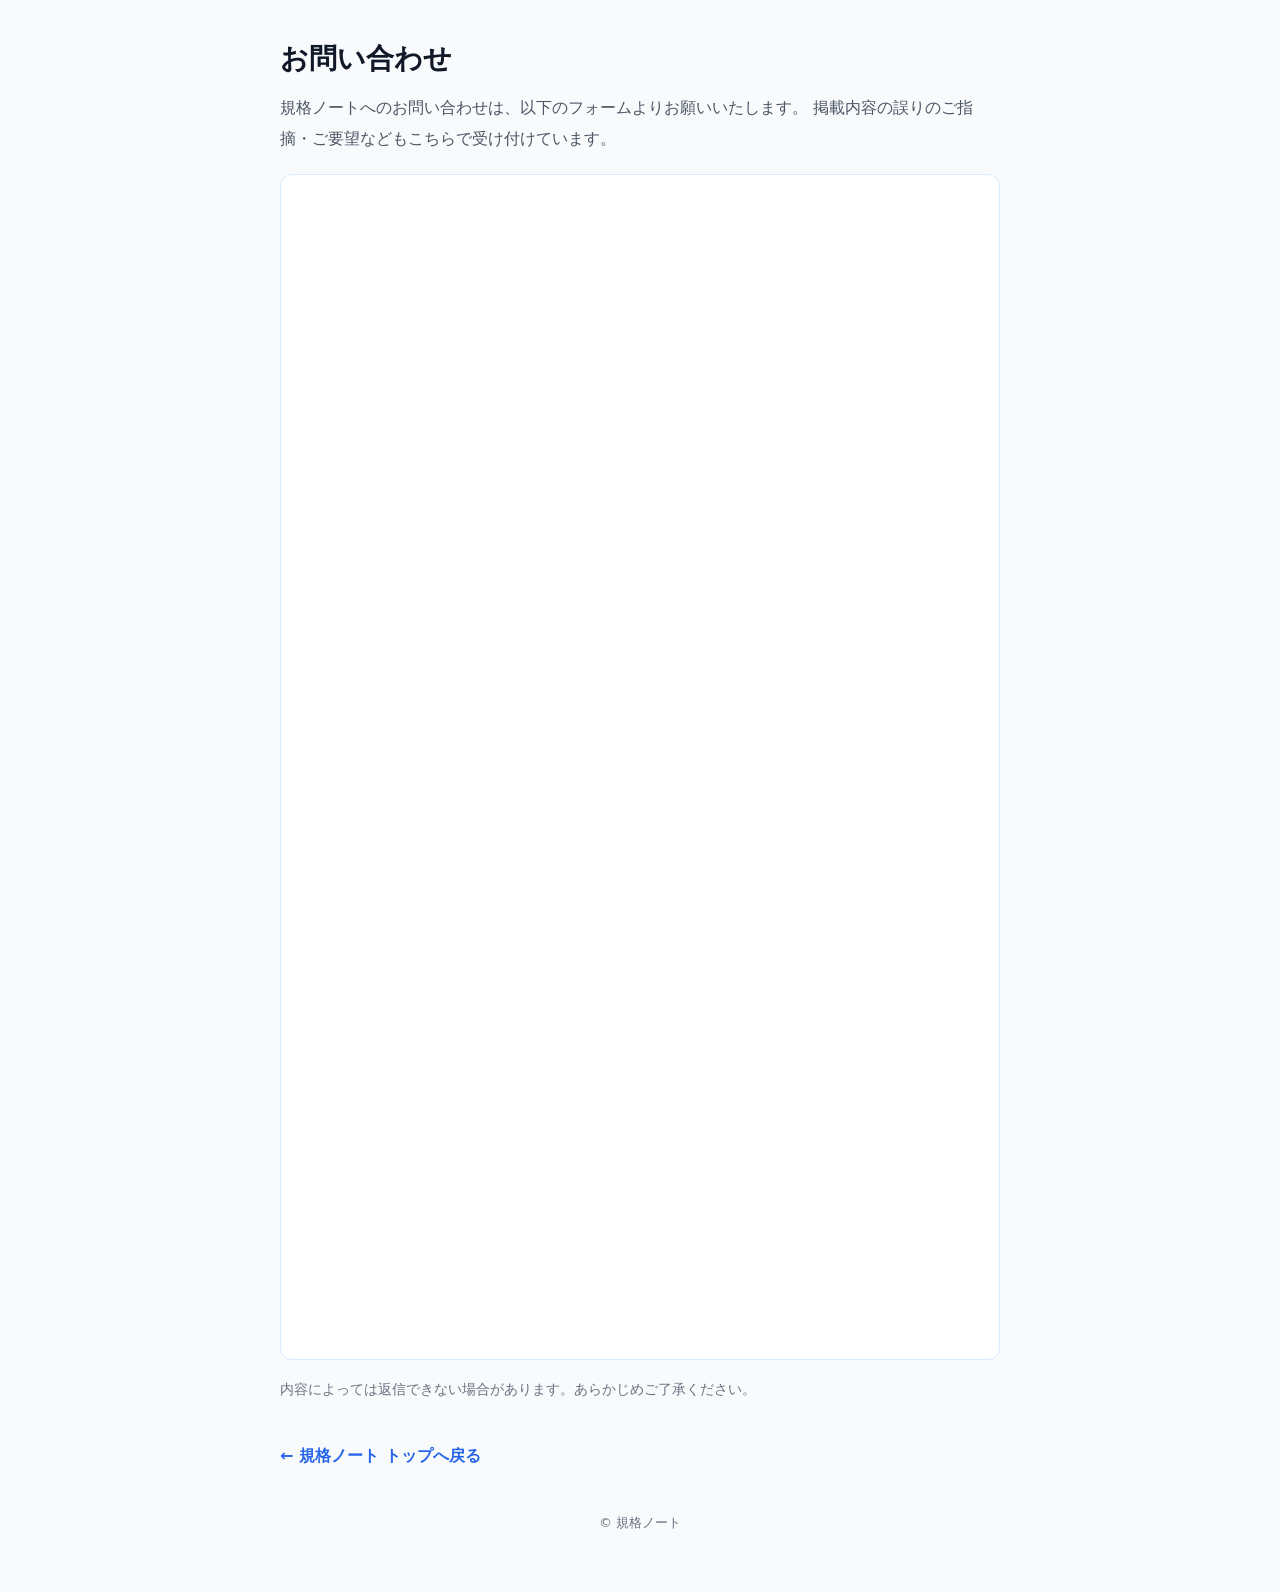
<file: contact/index.html>
<!doctype html>
<html lang="ja">
<head>
  <meta charset="utf-8">
  <meta name="viewport" content="width=device-width, initial-scale=1">

  <title>お問い合わせ | 規格ノート</title>
  <meta name="description" content="規格ノートへのお問い合わせフォームです。掲載内容の誤りのご指摘やご要望などはこちらからお送りください。">
  <link rel="canonical" href="https://kikaku-note.com/contact/">

  <meta name="google-adsense-account" content="ca-pub-8518063363319616">
  <script async src="https://pagead2.googlesyndication.com/pagead/js/adsbygoogle.js?client=ca-pub-8518063363319616"
    crossorigin="anonymous"></script>

  <!-- Google tag (gtag.js) -->
  <script async src="https://www.googletagmanager.com/gtag/js?id=G-C3M3YRW4B7"></script>
  <script>
    window.dataLayer = window.dataLayer || [];
    function gtag(){dataLayer.push(arguments);}
    gtag('js', new Date());
    gtag('config', 'G-C3M3YRW4B7');
  </script>

  <style>
    body {
      margin: 0;
      font-family: system-ui, -apple-system, BlinkMacSystemFont, "Segoe UI", sans-serif;
      color: #111827;
      background: #f8fafc;
      line-height: 1.9;
    }
    main {
      max-width: 720px;
      margin: 0 auto;
      padding: 32px 18px 56px;
    }
    h1 {
      font-size: 28px;
      margin: 0 0 8px;
    }
    .lead {
      color: #4b5563;
      margin: 0 0 20px;
    }
    .form-wrap {
      background: #ffffff;
      border: 1px solid #dbeafe;
      border-radius: 12px;
      padding: 8px;
      overflow: hidden;
    }
    iframe {
      width: 100%;
      border: 0;
      display: block;
    }
    .note {
      color: #6b7280;
      font-size: 14px;
      margin-top: 16px;
    }
    a { color: #2563eb; }
    .back {
      display: inline-block;
      margin-top: 24px;
      font-weight: 700;
      text-decoration: none;
    }
    footer {
      margin-top: 40px;
      text-align: center;
      color: #6b7280;
      font-size: 13px;
    }
  </style>
</head>
<body>
  <main>
    <h1>お問い合わせ</h1>
    <p class="lead">
      規格ノートへのお問い合わせは、以下のフォームよりお願いいたします。
      掲載内容の誤りのご指摘・ご要望などもこちらで受け付けています。
    </p>

    <div class="form-wrap">
      <iframe
        src="https://docs.google.com/forms/d/e/1FAIpQLSdKbbq8bv9ZAosYDnJlynTbOhNiIWoGRiPIctBEUfBPLWXgUQ/viewform?embedded=true"
        width="100%"
        height="1168"
        marginheight="0"
        marginwidth="0">
        読み込んでいます…
      </iframe>
    </div>

    <p class="note">内容によっては返信できない場合があります。あらかじめご了承ください。</p>

    <a class="back" href="/">← 規格ノート トップへ戻る</a>

    <footer>© 規格ノート</footer>
  </main>
</body>
</html>
</file>
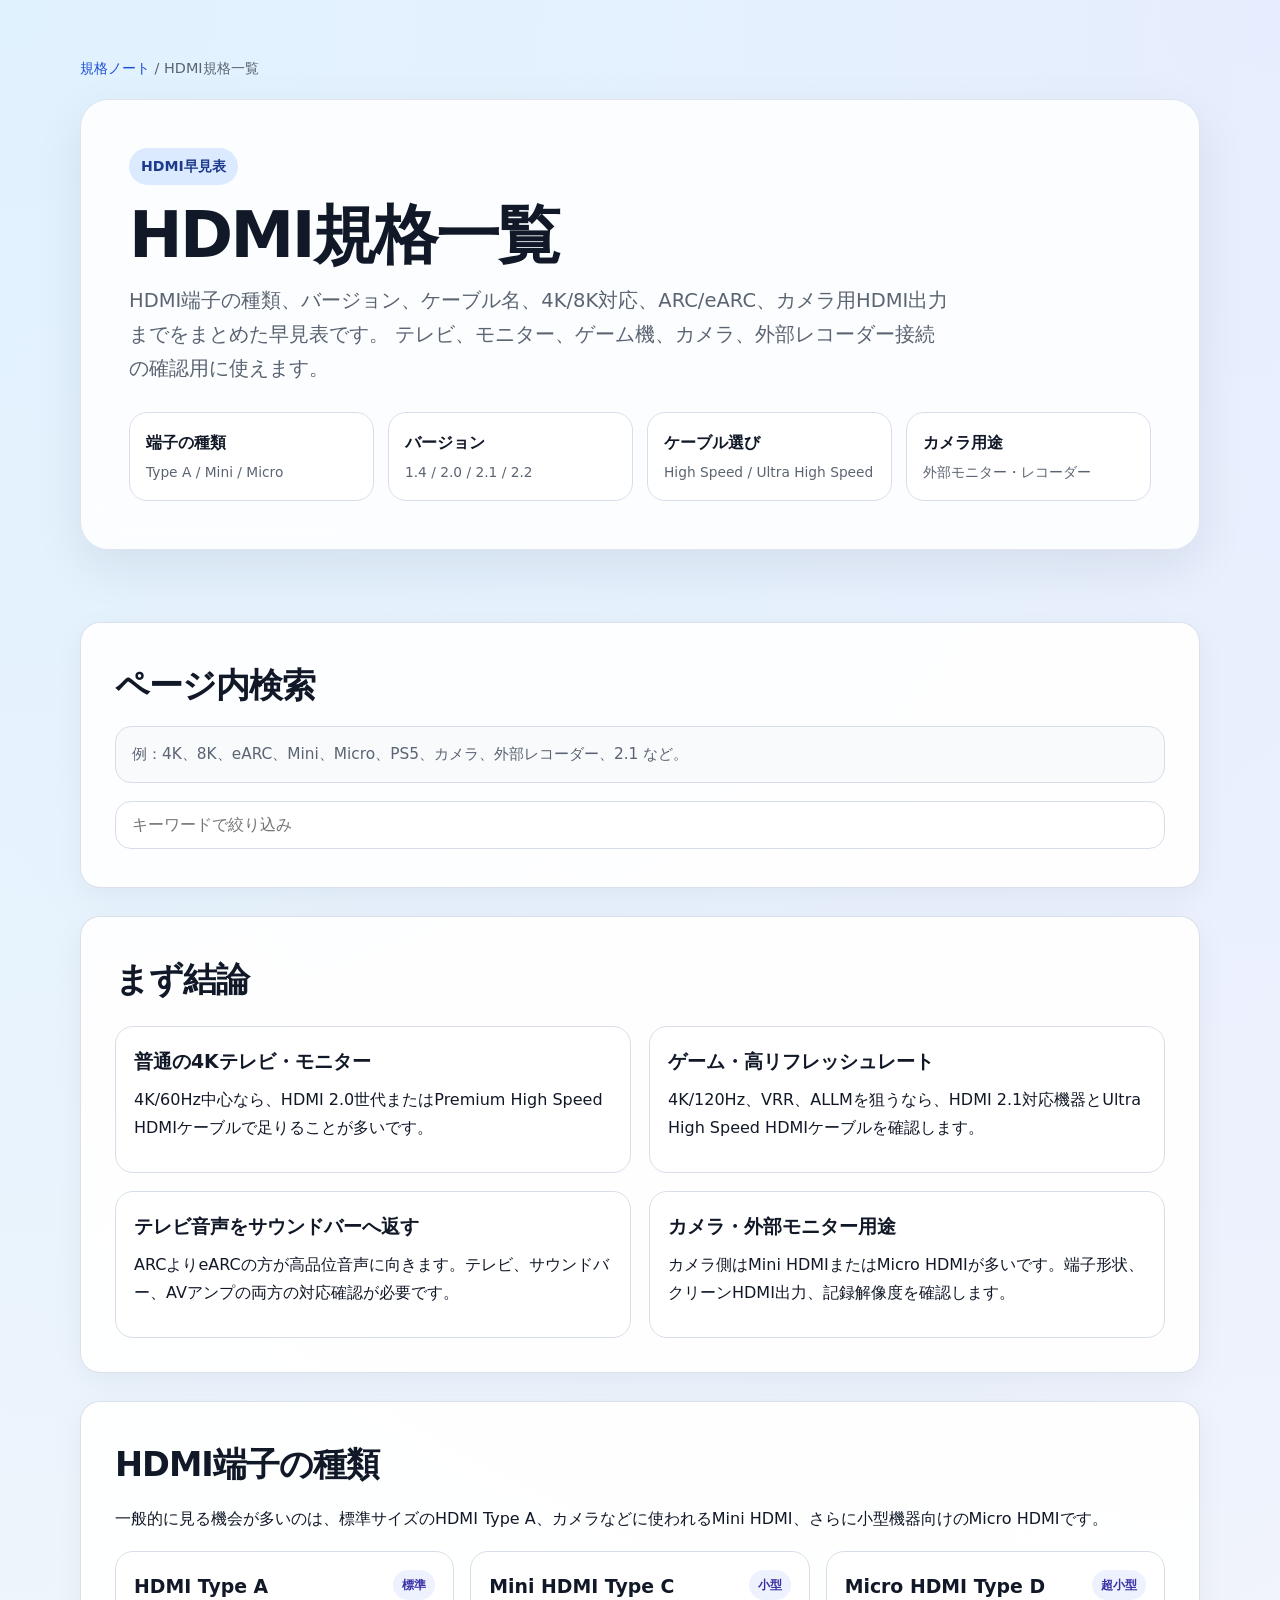
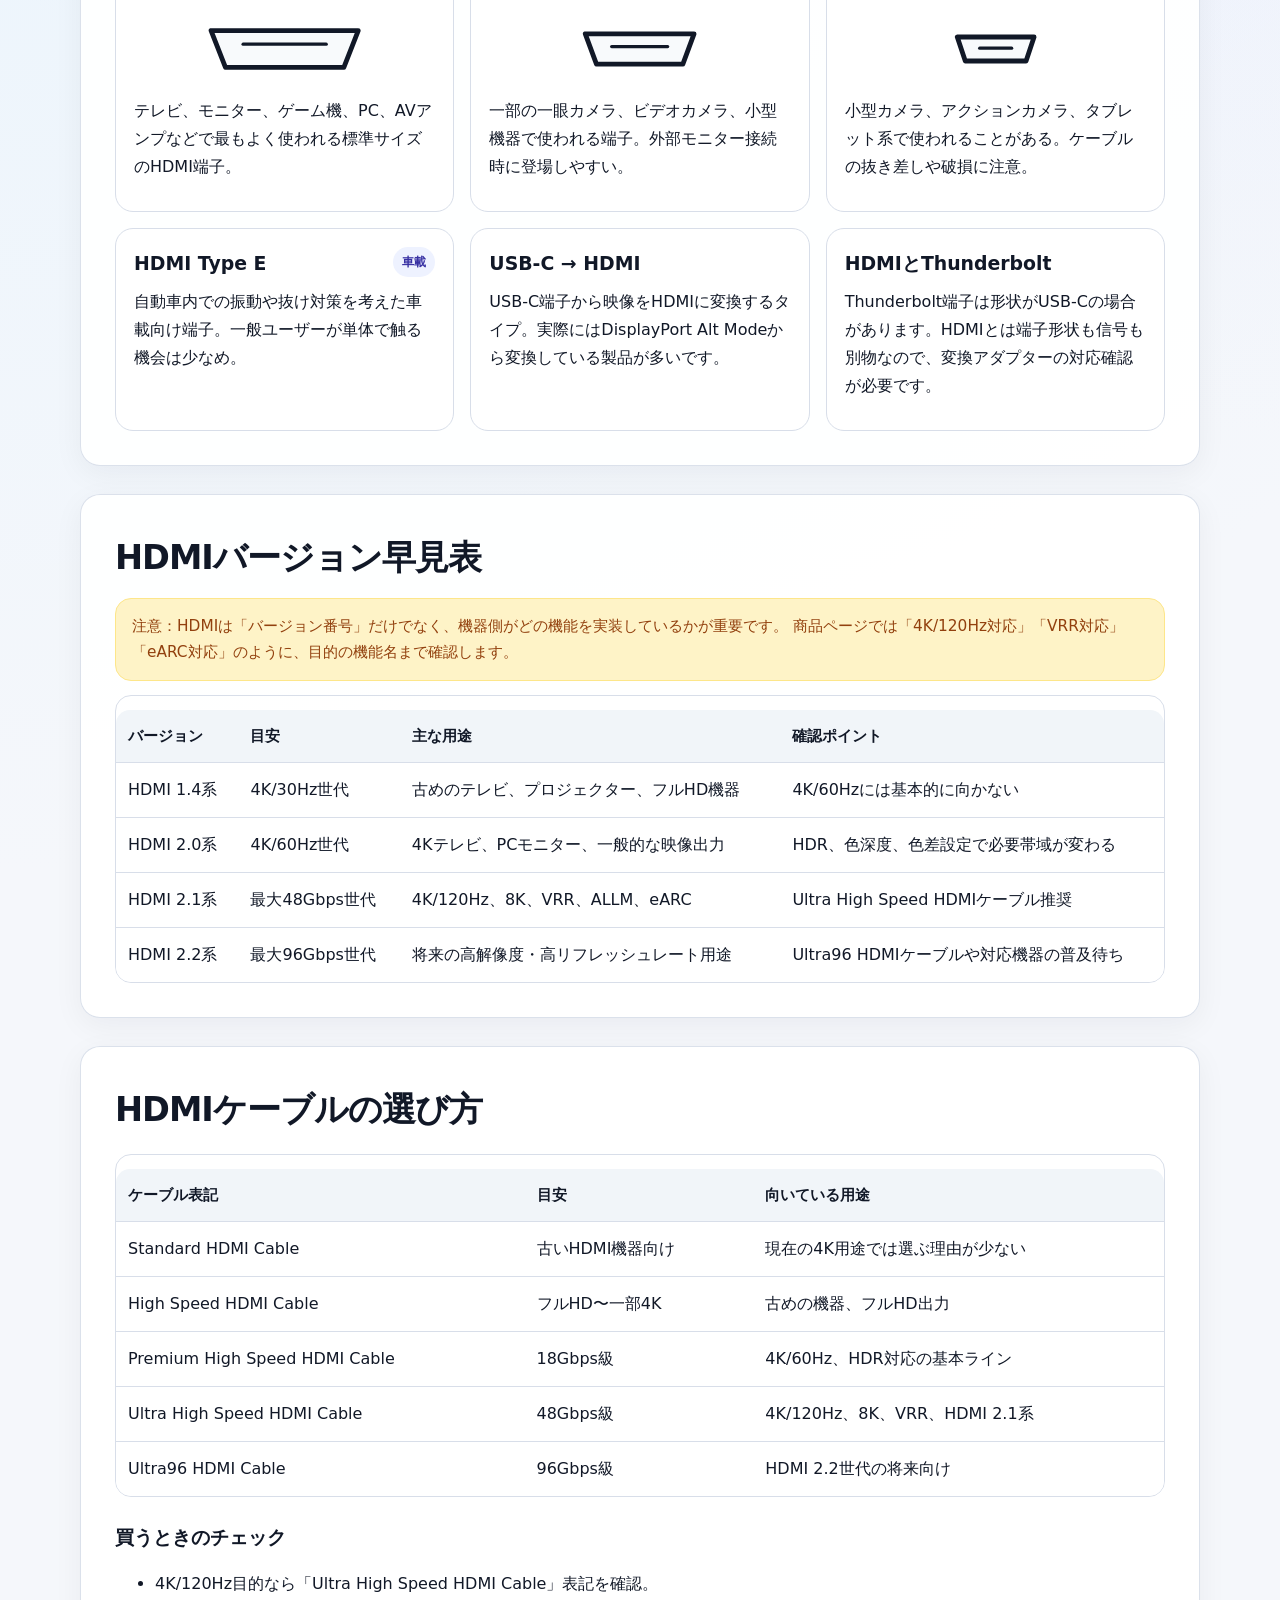
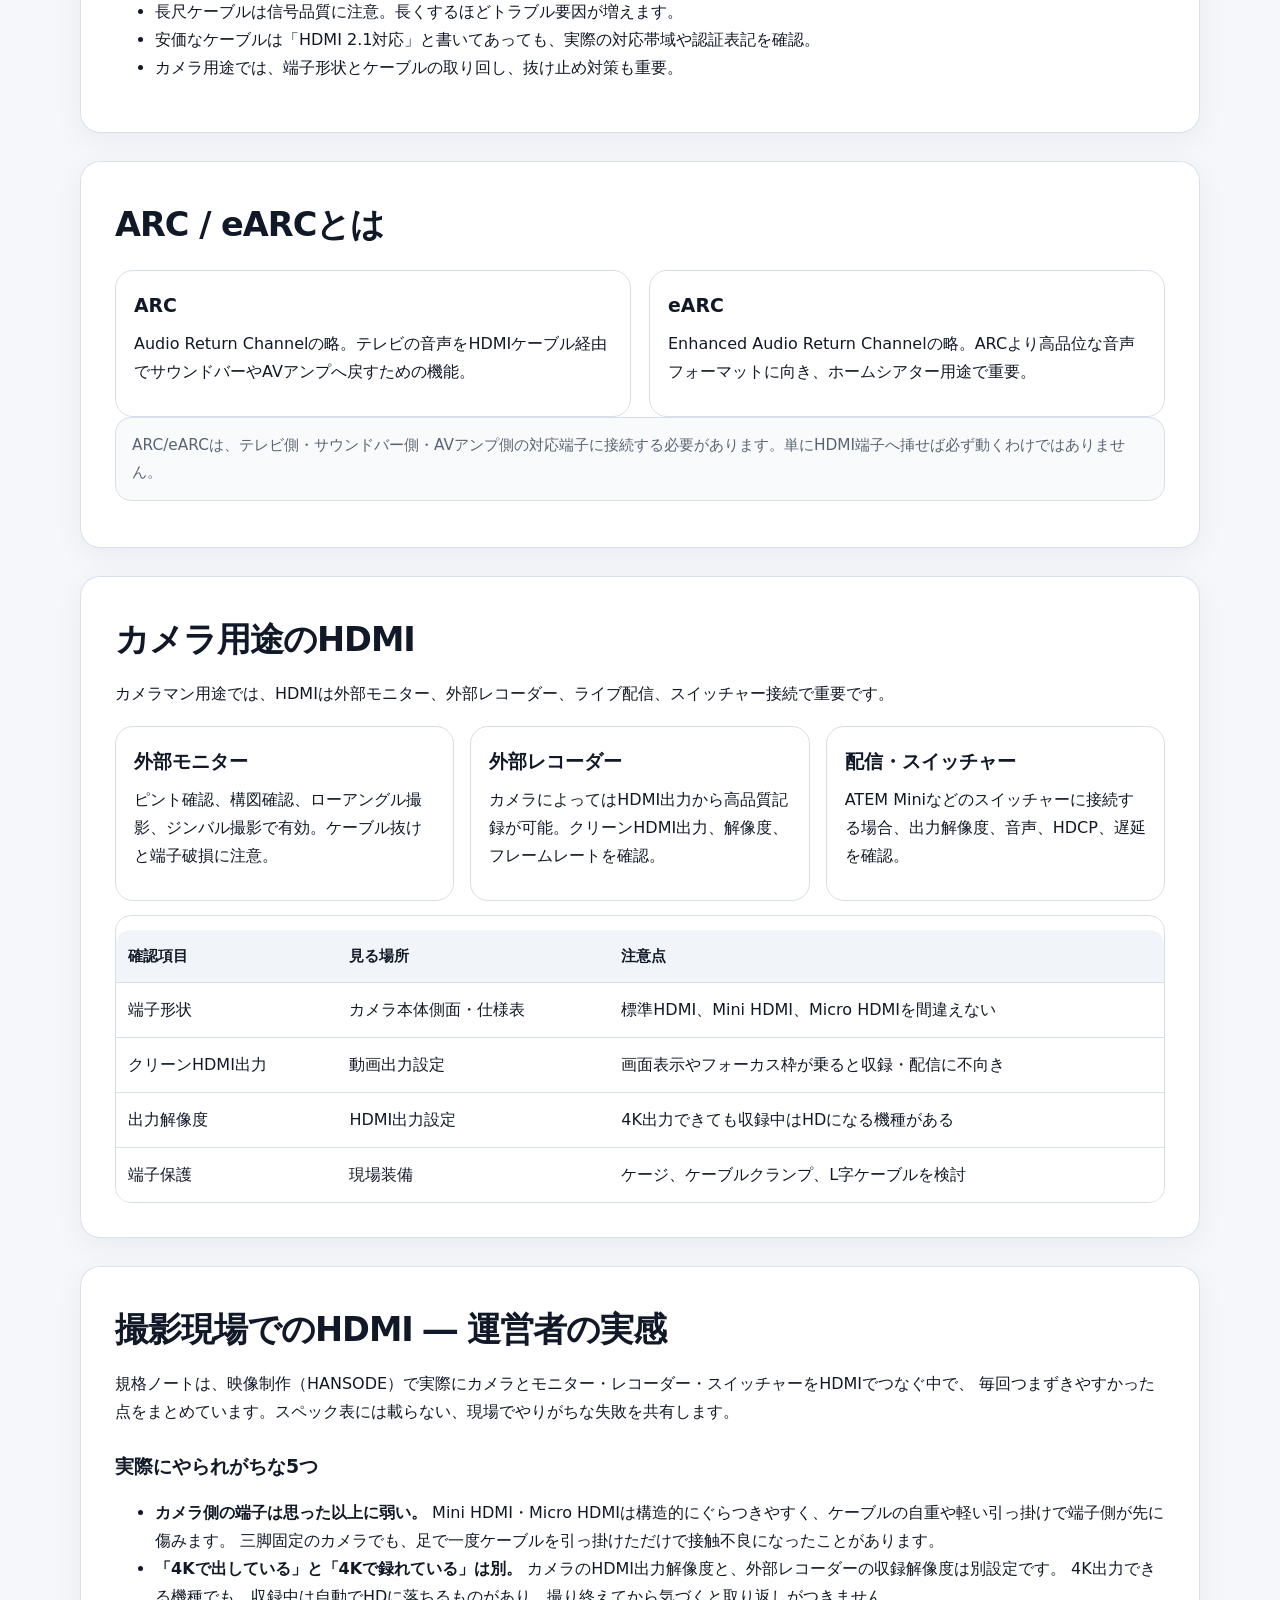
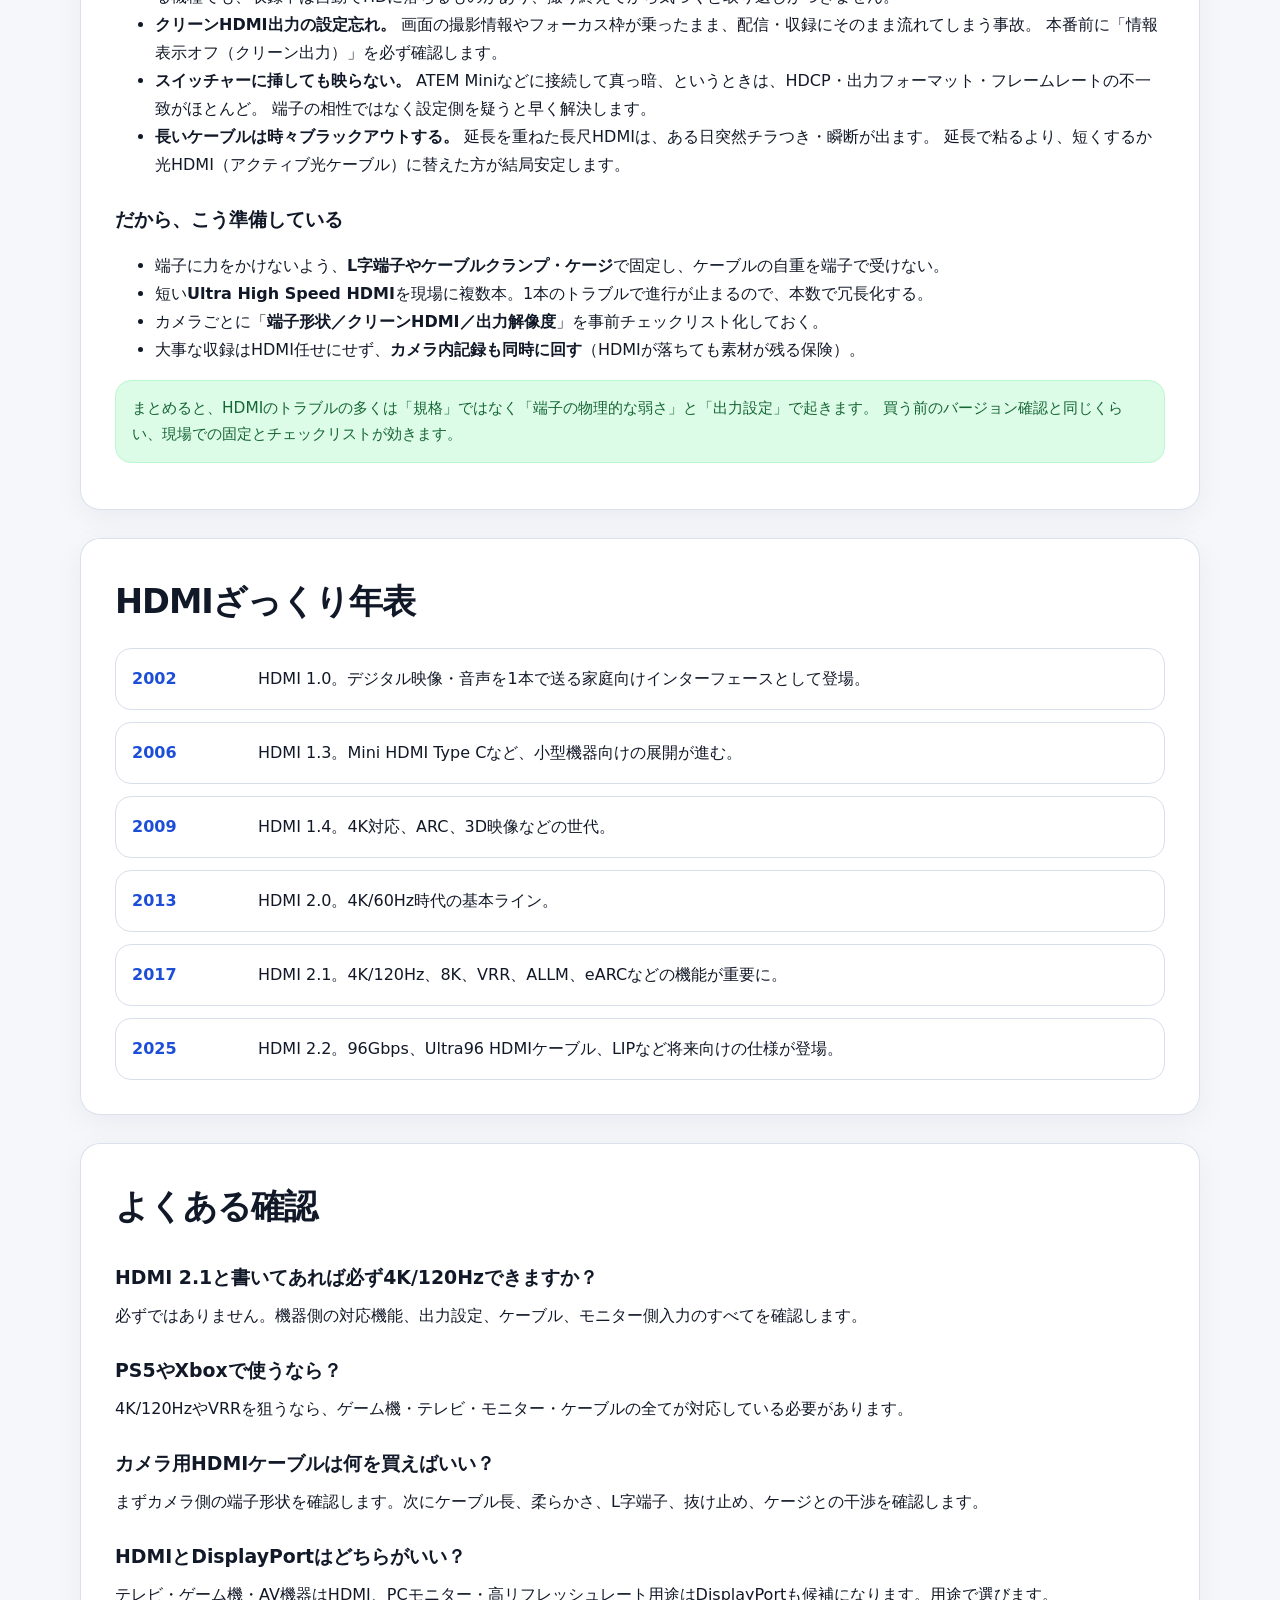
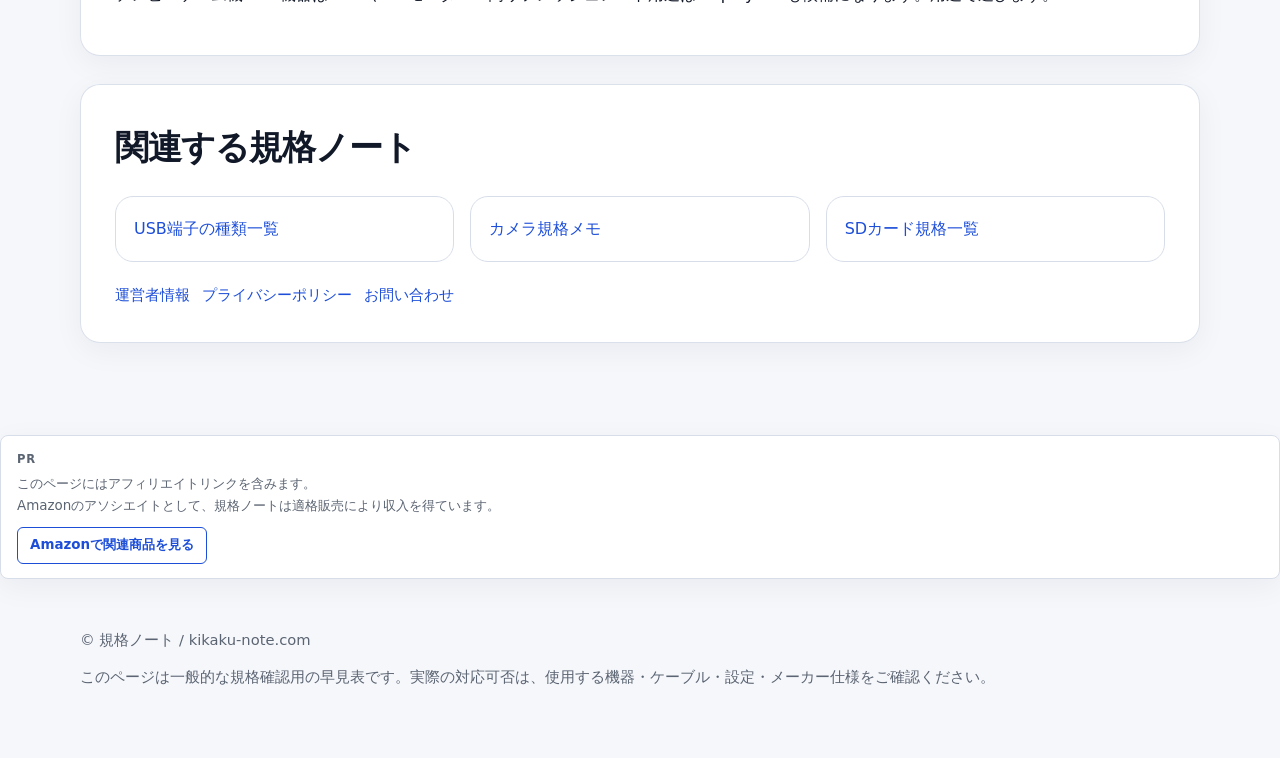
<file: hdmi/index.html>
<!doctype html>
<html lang="ja">
<head>
  <meta charset="utf-8">
  <meta name="viewport" content="width=device-width, initial-scale=1">
  <title>HDMI規格一覧｜端子・バージョン・ケーブル・4K/8K対応早見表</title>
  <meta name="description" content="HDMI Type A、Mini HDMI、Micro HDMI、HDMI 1.4/2.0/2.1/2.2、ARC/eARC、4K/8K対応、ケーブル選びをまとめたHDMI規格の早見表です。">
  <link rel="canonical" href="https://kikaku-note.com/hdmi/">
  <meta property="og:title" content="HDMI規格一覧｜端子・バージョン・ケーブル早見表">
  <meta property="og:description" content="HDMI端子・バージョン・ケーブル・ARC/eARC・4K/8K対応をまとめて確認できる規格ノート。">
  <meta property="og:type" content="website">
  <meta property="og:url" content="https://kikaku-note.com/hdmi/">
  <meta name="theme-color" content="#111827">

  <!-- Google tag (gtag.js) -->
  <script async src="https://www.googletagmanager.com/gtag/js?id=G-C3M3YRW4B7"></script>
  <script>
    window.dataLayer = window.dataLayer || [];
    function gtag(){dataLayer.push(arguments);}
    gtag('js', new Date());
    gtag('config', 'G-C3M3YRW4B7');
  </script>

  <style>
    :root {
      --bg: #f5f7fb;
      --card: #ffffff;
      --ink: #111827;
      --muted: #5b6472;
      --line: #d8dee9;
      --accent: #1d4ed8;
      --accent-soft: #dbeafe;
      --warn: #92400e;
      --warn-bg: #fef3c7;
      --ok: #166534;
      --ok-bg: #dcfce7;
      --shadow: 0 18px 50px rgba(17,24,39,.08);
      --radius: 20px;
      --max: 1120px;
    }

    * { box-sizing: border-box; }

    html { scroll-behavior: smooth; }

    body {
      margin: 0;
      font-family: system-ui, -apple-system, BlinkMacSystemFont, "Segoe UI", sans-serif;
      color: var(--ink);
      background:
        radial-gradient(circle at top left, #e0f2fe 0, transparent 34%),
        radial-gradient(circle at top right, #ede9fe 0, transparent 28%),
        var(--bg);
      line-height: 1.75;
    }

    a { color: var(--accent); text-decoration: none; }
    a:hover { text-decoration: underline; }

    .wrap {
      width: min(100% - 32px, var(--max));
      margin: 0 auto;
    }

    header {
      padding: 56px 0 28px;
    }

    .breadcrumb {
      font-size: .9rem;
      color: var(--muted);
      margin-bottom: 18px;
    }

    .hero {
      background: rgba(255,255,255,.86);
      backdrop-filter: blur(14px);
      border: 1px solid rgba(216,222,233,.8);
      border-radius: 28px;
      padding: clamp(26px, 5vw, 48px);
      box-shadow: var(--shadow);
    }

    .badge {
      display: inline-flex;
      gap: 8px;
      align-items: center;
      padding: 6px 12px;
      border-radius: 999px;
      background: var(--accent-soft);
      color: #1e3a8a;
      font-weight: 700;
      font-size: .88rem;
      margin-bottom: 16px;
    }

    h1 {
      margin: 0 0 14px;
      font-size: clamp(2rem, 5vw, 4rem);
      line-height: 1.08;
      letter-spacing: -.04em;
    }

    .lead {
      max-width: 820px;
      color: var(--muted);
      font-size: clamp(1.02rem, 2vw, 1.22rem);
      margin: 0;
    }

    .quick-grid {
      display: grid;
      grid-template-columns: repeat(4, 1fr);
      gap: 14px;
      margin-top: 26px;
    }

    .quick-card {
      display: block;
      padding: 16px;
      border: 1px solid var(--line);
      border-radius: 18px;
      background: #fff;
      color: var(--ink);
      font-weight: 800;
    }

    .quick-card span {
      display: block;
      color: var(--muted);
      font-weight: 500;
      font-size: .86rem;
      margin-top: 3px;
    }

    main { padding: 16px 0 64px; }

    section {
      margin-top: 28px;
      padding: clamp(22px, 4vw, 34px);
      border-radius: var(--radius);
      background: rgba(255,255,255,.92);
      border: 1px solid rgba(216,222,233,.9);
      box-shadow: 0 8px 30px rgba(17,24,39,.05);
    }

    h2 {
      margin: 0 0 10px;
      font-size: clamp(1.45rem, 3vw, 2.1rem);
      letter-spacing: -.03em;
    }

    h3 {
      margin: 24px 0 8px;
      font-size: 1.18rem;
    }

    p { margin: 0 0 12px; }

    .note {
      padding: 14px 16px;
      border-radius: 16px;
      background: #f8fafc;
      border: 1px solid var(--line);
      color: var(--muted);
      font-size: .96rem;
    }

    .warn {
      background: var(--warn-bg);
      border-color: #fde68a;
      color: var(--warn);
    }

    .ok {
      background: var(--ok-bg);
      border-color: #bbf7d0;
      color: var(--ok);
    }

    .search-box {
      display: flex;
      gap: 10px;
      margin: 18px 0 4px;
    }

    input[type="search"] {
      width: 100%;
      border: 1px solid var(--line);
      border-radius: 16px;
      padding: 14px 16px;
      font-size: 1rem;
      background: #fff;
    }

    .grid {
      display: grid;
      grid-template-columns: repeat(3, 1fr);
      gap: 16px;
      margin-top: 18px;
    }

    .card {
      border: 1px solid var(--line);
      border-radius: 18px;
      background: #fff;
      padding: 18px;
    }

    .card h3 {
      margin-top: 0;
      display: flex;
      justify-content: space-between;
      gap: 12px;
      align-items: start;
    }

    .tag {
      display: inline-flex;
      align-items: center;
      padding: 4px 9px;
      border-radius: 999px;
      background: #eef2ff;
      color: #3730a3;
      font-size: .78rem;
      font-weight: 800;
      white-space: nowrap;
    }

    .svg-port {
      display: block;
      width: 100%;
      height: 72px;
      margin: 10px 0 12px;
      color: #111827;
    }

    table {
      width: 100%;
      border-collapse: collapse;
      margin-top: 14px;
      overflow: hidden;
      border-radius: 14px;
      background: #fff;
    }

    th, td {
      padding: 13px 12px;
      border-bottom: 1px solid var(--line);
      text-align: left;
      vertical-align: top;
    }

    th {
      background: #f1f5f9;
      font-size: .92rem;
    }

    tr:last-child td { border-bottom: 0; }

    .table-wrap {
      overflow-x: auto;
      border: 1px solid var(--line);
      border-radius: 16px;
      margin-top: 14px;
    }

    .timeline {
      display: grid;
      gap: 12px;
      margin-top: 16px;
    }

    .time-item {
      display: grid;
      grid-template-columns: 110px 1fr;
      gap: 16px;
      padding: 16px;
      border-radius: 16px;
      border: 1px solid var(--line);
      background: #fff;
    }

    .year {
      font-weight: 900;
      color: var(--accent);
    }

    .two-col {
      display: grid;
      grid-template-columns: 1fr 1fr;
      gap: 18px;
      margin-top: 16px;
    }

    .footer-links {
      display: flex;
      flex-wrap: wrap;
      gap: 12px;
      margin-top: 20px;
      color: var(--muted);
      font-size: .94rem;
    }

    footer {
      color: var(--muted);
      padding: 30px 0 56px;
      font-size: .92rem;
    }

    .hidden { display: none !important; }

    @media (max-width: 860px) {
      .quick-grid, .grid, .two-col {
        grid-template-columns: 1fr;
      }

      .time-item {
        grid-template-columns: 1fr;
        gap: 6px;
      }

      section {
        padding: 20px;
      }
    }

.affiliate-footer {
  margin: 28px 0 18px;
  padding: 14px 16px;
  border: 1px solid var(--border, var(--line, #dedbd2));
  border-radius: 8px;
  background: var(--paper, #fff);
  color: var(--muted, #666);
  font-size: 0.84rem;
  line-height: 1.65;
}

.affiliate-label {
  margin: 0 0 4px;
  font-size: 0.72rem;
  font-weight: 700;
  letter-spacing: 0.08em;
  color: var(--muted, #666);
}

.affiliate-note {
  margin: 0 0 10px;
}

.amazon-button {
  display: inline-flex;
  align-items: center;
  justify-content: center;
  min-height: 34px;
  padding: 6px 12px;
  border: 1px solid var(--accent, #006c67);
  border-radius: 6px;
  background: transparent;
  color: var(--accent-ink, var(--accent, #006c67));
  font-size: 0.84rem;
  font-weight: 700;
  text-decoration: none;
}

.amazon-button:hover,
.amazon-button:focus-visible {
  background: var(--soft, #f4f1ea);
  text-decoration: none;
}

@media (max-width: 640px) {
  .affiliate-footer {
    margin: 22px 0 14px;
    padding: 12px 14px;
  }

  .amazon-button {
    width: 100%;
  }
}
</style>
  <meta name="google-adsense-account" content="ca-pub-8518063363319616">
  <script async src="https://pagead2.googlesyndication.com/pagead/js/adsbygoogle.js?client=ca-pub-8518063363319616"
    crossorigin="anonymous"></script>
</head>
<body>
  <header class="wrap">
    <nav class="breadcrumb"><a href="https://kikaku-note.com/">規格ノート</a> / HDMI規格一覧</nav>
    <div class="hero">
      <div class="badge">HDMI早見表</div>
      <h1>HDMI規格一覧</h1>
      <p class="lead">
        HDMI端子の種類、バージョン、ケーブル名、4K/8K対応、ARC/eARC、カメラ用HDMI出力までをまとめた早見表です。
        テレビ、モニター、ゲーム機、カメラ、外部レコーダー接続の確認用に使えます。
      </p>
      <div class="quick-grid" aria-label="ページ内リンク">
        <a class="quick-card" href="#connectors">端子の種類<span>Type A / Mini / Micro</span></a>
        <a class="quick-card" href="#versions">バージョン<span>1.4 / 2.0 / 2.1 / 2.2</span></a>
        <a class="quick-card" href="#cables">ケーブル選び<span>High Speed / Ultra High Speed</span></a>
        <a class="quick-card" href="#camera">カメラ用途<span>外部モニター・レコーダー</span></a>
      </div>
    </div>
  </header>

  <main class="wrap">
    <section id="search">
      <h2>ページ内検索</h2>
      <p class="note">例：4K、8K、eARC、Mini、Micro、PS5、カメラ、外部レコーダー、2.1 など。</p>
      <div class="search-box">
        <input id="filterInput" type="search" placeholder="キーワードで絞り込み">
      </div>
    </section>

    <section id="summary" class="search-target">
      <h2>まず結論</h2>
      <div class="two-col">
        <div class="card">
          <h3>普通の4Kテレビ・モニター</h3>
          <p>4K/60Hz中心なら、HDMI 2.0世代またはPremium High Speed HDMIケーブルで足りることが多いです。</p>
        </div>
        <div class="card">
          <h3>ゲーム・高リフレッシュレート</h3>
          <p>4K/120Hz、VRR、ALLMを狙うなら、HDMI 2.1対応機器とUltra High Speed HDMIケーブルを確認します。</p>
        </div>
        <div class="card">
          <h3>テレビ音声をサウンドバーへ返す</h3>
          <p>ARCよりeARCの方が高品位音声に向きます。テレビ、サウンドバー、AVアンプの両方の対応確認が必要です。</p>
        </div>
        <div class="card">
          <h3>カメラ・外部モニター用途</h3>
          <p>カメラ側はMini HDMIまたはMicro HDMIが多いです。端子形状、クリーンHDMI出力、記録解像度を確認します。</p>
        </div>
      </div>
    </section>

    <section id="connectors" class="search-target">
      <h2>HDMI端子の種類</h2>
      <p>一般的に見る機会が多いのは、標準サイズのHDMI Type A、カメラなどに使われるMini HDMI、さらに小型機器向けのMicro HDMIです。</p>

      <div class="grid">
        <article class="card search-target">
          <h3>HDMI Type A <span class="tag">標準</span></h3>
          <svg class="svg-port" viewBox="0 0 260 90" aria-label="HDMI Type Aの簡易図">
            <path d="M38 22 H222 L204 68 H56 Z" fill="#f8fafc" stroke="currentColor" stroke-width="6" stroke-linejoin="round"/>
            <path d="M78 39 H182" stroke="currentColor" stroke-width="4" stroke-linecap="round"/>
          </svg>
          <p>テレビ、モニター、ゲーム機、PC、AVアンプなどで最もよく使われる標準サイズのHDMI端子。</p>
        </article>

        <article class="card search-target">
          <h3>Mini HDMI Type C <span class="tag">小型</span></h3>
          <svg class="svg-port" viewBox="0 0 260 90" aria-label="Mini HDMIの簡易図">
            <path d="M62 26 H198 L184 64 H76 Z" fill="#f8fafc" stroke="currentColor" stroke-width="6" stroke-linejoin="round"/>
            <path d="M95 42 H165" stroke="currentColor" stroke-width="4" stroke-linecap="round"/>
          </svg>
          <p>一部の一眼カメラ、ビデオカメラ、小型機器で使われる端子。外部モニター接続時に登場しやすい。</p>
        </article>

        <article class="card search-target">
          <h3>Micro HDMI Type D <span class="tag">超小型</span></h3>
          <svg class="svg-port" viewBox="0 0 260 90" aria-label="Micro HDMIの簡易図">
            <path d="M82 30 H178 L168 60 H92 Z" fill="#f8fafc" stroke="currentColor" stroke-width="6" stroke-linejoin="round"/>
            <path d="M110 44 H150" stroke="currentColor" stroke-width="4" stroke-linecap="round"/>
          </svg>
          <p>小型カメラ、アクションカメラ、タブレット系で使われることがある。ケーブルの抜き差しや破損に注意。</p>
        </article>

        <article class="card search-target">
          <h3>HDMI Type E <span class="tag">車載</span></h3>
          <p>自動車内での振動や抜け対策を考えた車載向け端子。一般ユーザーが単体で触る機会は少なめ。</p>
        </article>

        <article class="card search-target">
          <h3>USB-C → HDMI</h3>
          <p>USB-C端子から映像をHDMIに変換するタイプ。実際にはDisplayPort Alt Modeから変換している製品が多いです。</p>
        </article>

        <article class="card search-target">
          <h3>HDMIとThunderbolt</h3>
          <p>Thunderbolt端子は形状がUSB-Cの場合があります。HDMIとは端子形状も信号も別物なので、変換アダプターの対応確認が必要です。</p>
        </article>
      </div>
    </section>

    <section id="versions" class="search-target">
      <h2>HDMIバージョン早見表</h2>
      <p class="warn note">
        注意：HDMIは「バージョン番号」だけでなく、機器側がどの機能を実装しているかが重要です。
        商品ページでは「4K/120Hz対応」「VRR対応」「eARC対応」のように、目的の機能名まで確認します。
      </p>

      <div class="table-wrap">
        <table>
          <thead>
            <tr>
              <th>バージョン</th>
              <th>目安</th>
              <th>主な用途</th>
              <th>確認ポイント</th>
            </tr>
          </thead>
          <tbody>
            <tr class="search-target">
              <td>HDMI 1.4系</td>
              <td>4K/30Hz世代</td>
              <td>古めのテレビ、プロジェクター、フルHD機器</td>
              <td>4K/60Hzには基本的に向かない</td>
            </tr>
            <tr class="search-target">
              <td>HDMI 2.0系</td>
              <td>4K/60Hz世代</td>
              <td>4Kテレビ、PCモニター、一般的な映像出力</td>
              <td>HDR、色深度、色差設定で必要帯域が変わる</td>
            </tr>
            <tr class="search-target">
              <td>HDMI 2.1系</td>
              <td>最大48Gbps世代</td>
              <td>4K/120Hz、8K、VRR、ALLM、eARC</td>
              <td>Ultra High Speed HDMIケーブル推奨</td>
            </tr>
            <tr class="search-target">
              <td>HDMI 2.2系</td>
              <td>最大96Gbps世代</td>
              <td>将来の高解像度・高リフレッシュレート用途</td>
              <td>Ultra96 HDMIケーブルや対応機器の普及待ち</td>
            </tr>
          </tbody>
        </table>
      </div>
    </section>

    <section id="cables" class="search-target">
      <h2>HDMIケーブルの選び方</h2>
      <div class="table-wrap">
        <table>
          <thead>
            <tr>
              <th>ケーブル表記</th>
              <th>目安</th>
              <th>向いている用途</th>
            </tr>
          </thead>
          <tbody>
            <tr class="search-target">
              <td>Standard HDMI Cable</td>
              <td>古いHDMI機器向け</td>
              <td>現在の4K用途では選ぶ理由が少ない</td>
            </tr>
            <tr class="search-target">
              <td>High Speed HDMI Cable</td>
              <td>フルHD〜一部4K</td>
              <td>古めの機器、フルHD出力</td>
            </tr>
            <tr class="search-target">
              <td>Premium High Speed HDMI Cable</td>
              <td>18Gbps級</td>
              <td>4K/60Hz、HDR対応の基本ライン</td>
            </tr>
            <tr class="search-target">
              <td>Ultra High Speed HDMI Cable</td>
              <td>48Gbps級</td>
              <td>4K/120Hz、8K、VRR、HDMI 2.1系</td>
            </tr>
            <tr class="search-target">
              <td>Ultra96 HDMI Cable</td>
              <td>96Gbps級</td>
              <td>HDMI 2.2世代の将来向け</td>
            </tr>
          </tbody>
        </table>
      </div>

      <h3>買うときのチェック</h3>
      <ul>
        <li>4K/120Hz目的なら「Ultra High Speed HDMI Cable」表記を確認。</li>
        <li>長尺ケーブルは信号品質に注意。長くするほどトラブル要因が増えます。</li>
        <li>安価なケーブルは「HDMI 2.1対応」と書いてあっても、実際の対応帯域や認証表記を確認。</li>
        <li>カメラ用途では、端子形状とケーブルの取り回し、抜け止め対策も重要。</li>
      </ul>
    </section>

    <section id="arc-earc" class="search-target">
      <h2>ARC / eARCとは</h2>
      <div class="two-col">
        <div class="card">
          <h3>ARC</h3>
          <p>Audio Return Channelの略。テレビの音声をHDMIケーブル経由でサウンドバーやAVアンプへ戻すための機能。</p>
        </div>
        <div class="card">
          <h3>eARC</h3>
          <p>Enhanced Audio Return Channelの略。ARCより高品位な音声フォーマットに向き、ホームシアター用途で重要。</p>
        </div>
      </div>
      <p class="note">ARC/eARCは、テレビ側・サウンドバー側・AVアンプ側の対応端子に接続する必要があります。単にHDMI端子へ挿せば必ず動くわけではありません。</p>
    </section>

    <section id="camera" class="search-target">
      <h2>カメラ用途のHDMI</h2>
      <p>カメラマン用途では、HDMIは外部モニター、外部レコーダー、ライブ配信、スイッチャー接続で重要です。</p>
      <div class="grid">
        <article class="card search-target">
          <h3>外部モニター</h3>
          <p>ピント確認、構図確認、ローアングル撮影、ジンバル撮影で有効。ケーブル抜けと端子破損に注意。</p>
        </article>
        <article class="card search-target">
          <h3>外部レコーダー</h3>
          <p>カメラによってはHDMI出力から高品質記録が可能。クリーンHDMI出力、解像度、フレームレートを確認。</p>
        </article>
        <article class="card search-target">
          <h3>配信・スイッチャー</h3>
          <p>ATEM Miniなどのスイッチャーに接続する場合、出力解像度、音声、HDCP、遅延を確認。</p>
        </article>
      </div>

      <div class="table-wrap">
        <table>
          <thead>
            <tr>
              <th>確認項目</th>
              <th>見る場所</th>
              <th>注意点</th>
            </tr>
          </thead>
          <tbody>
            <tr class="search-target">
              <td>端子形状</td>
              <td>カメラ本体側面・仕様表</td>
              <td>標準HDMI、Mini HDMI、Micro HDMIを間違えない</td>
            </tr>
            <tr class="search-target">
              <td>クリーンHDMI出力</td>
              <td>動画出力設定</td>
              <td>画面表示やフォーカス枠が乗ると収録・配信に不向き</td>
            </tr>
            <tr class="search-target">
              <td>出力解像度</td>
              <td>HDMI出力設定</td>
              <td>4K出力できても収録中はHDになる機種がある</td>
            </tr>
            <tr class="search-target">
              <td>端子保護</td>
              <td>現場装備</td>
              <td>ケージ、ケーブルクランプ、L字ケーブルを検討</td>
            </tr>
          </tbody>
        </table>
      </div>
    </section>

    <section id="field-notes" class="search-target">
      <h2>撮影現場でのHDMI ― 運営者の実感</h2>
      <p>
        規格ノートは、映像制作（HANSODE）で実際にカメラとモニター・レコーダー・スイッチャーをHDMIでつなぐ中で、
        毎回つまずきやすかった点をまとめています。スペック表には載らない、現場でやりがちな失敗を共有します。
      </p>

      <h3>実際にやられがちな5つ</h3>
      <ul>
        <li>
          <strong>カメラ側の端子は思った以上に弱い。</strong>
          Mini HDMI・Micro HDMIは構造的にぐらつきやすく、ケーブルの自重や軽い引っ掛けで端子側が先に傷みます。
          三脚固定のカメラでも、足で一度ケーブルを引っ掛けただけで接触不良になったことがあります。
        </li>
        <li>
          <strong>「4Kで出している」と「4Kで録れている」は別。</strong>
          カメラのHDMI出力解像度と、外部レコーダーの収録解像度は別設定です。
          4K出力できる機種でも、収録中は自動でHDに落ちるものがあり、撮り終えてから気づくと取り返しがつきません。
        </li>
        <li>
          <strong>クリーンHDMI出力の設定忘れ。</strong>
          画面の撮影情報やフォーカス枠が乗ったまま、配信・収録にそのまま流れてしまう事故。
          本番前に「情報表示オフ（クリーン出力）」を必ず確認します。
        </li>
        <li>
          <strong>スイッチャーに挿しても映らない。</strong>
          ATEM Miniなどに接続して真っ暗、というときは、HDCP・出力フォーマット・フレームレートの不一致がほとんど。
          端子の相性ではなく設定側を疑うと早く解決します。
        </li>
        <li>
          <strong>長いケーブルは時々ブラックアウトする。</strong>
          延長を重ねた長尺HDMIは、ある日突然チラつき・瞬断が出ます。
          延長で粘るより、短くするか光HDMI（アクティブ光ケーブル）に替えた方が結局安定します。
        </li>
      </ul>

      <h3>だから、こう準備している</h3>
      <ul>
        <li>端子に力をかけないよう、<strong>L字端子やケーブルクランプ・ケージ</strong>で固定し、ケーブルの自重を端子で受けない。</li>
        <li>短い<strong>Ultra High Speed HDMI</strong>を現場に複数本。1本のトラブルで進行が止まるので、本数で冗長化する。</li>
        <li>カメラごとに「<strong>端子形状／クリーンHDMI／出力解像度</strong>」を事前チェックリスト化しておく。</li>
        <li>大事な収録はHDMI任せにせず、<strong>カメラ内記録も同時に回す</strong>（HDMIが落ちても素材が残る保険）。</li>
      </ul>

      <p class="note ok">
        まとめると、HDMIのトラブルの多くは「規格」ではなく「端子の物理的な弱さ」と「出力設定」で起きます。
        買う前のバージョン確認と同じくらい、現場での固定とチェックリストが効きます。
      </p>
    </section>

    <section id="timeline" class="search-target">
      <h2>HDMIざっくり年表</h2>
      <div class="timeline">
        <div class="time-item search-target"><div class="year">2002</div><div>HDMI 1.0。デジタル映像・音声を1本で送る家庭向けインターフェースとして登場。</div></div>
        <div class="time-item search-target"><div class="year">2006</div><div>HDMI 1.3。Mini HDMI Type Cなど、小型機器向けの展開が進む。</div></div>
        <div class="time-item search-target"><div class="year">2009</div><div>HDMI 1.4。4K対応、ARC、3D映像などの世代。</div></div>
        <div class="time-item search-target"><div class="year">2013</div><div>HDMI 2.0。4K/60Hz時代の基本ライン。</div></div>
        <div class="time-item search-target"><div class="year">2017</div><div>HDMI 2.1。4K/120Hz、8K、VRR、ALLM、eARCなどの機能が重要に。</div></div>
        <div class="time-item search-target"><div class="year">2025</div><div>HDMI 2.2。96Gbps、Ultra96 HDMIケーブル、LIPなど将来向けの仕様が登場。</div></div>
      </div>
    </section>

    <section id="faq" class="search-target">
      <h2>よくある確認</h2>

      <h3>HDMI 2.1と書いてあれば必ず4K/120Hzできますか？</h3>
      <p>必ずではありません。機器側の対応機能、出力設定、ケーブル、モニター側入力のすべてを確認します。</p>

      <h3>PS5やXboxで使うなら？</h3>
      <p>4K/120HzやVRRを狙うなら、ゲーム機・テレビ・モニター・ケーブルの全てが対応している必要があります。</p>

      <h3>カメラ用HDMIケーブルは何を買えばいい？</h3>
      <p>まずカメラ側の端子形状を確認します。次にケーブル長、柔らかさ、L字端子、抜け止め、ケージとの干渉を確認します。</p>

      <h3>HDMIとDisplayPortはどちらがいい？</h3>
      <p>テレビ・ゲーム機・AV機器はHDMI、PCモニター・高リフレッシュレート用途はDisplayPortも候補になります。用途で選びます。</p>
    </section>

    <section id="related" class="search-target">
      <h2>関連する規格ノート</h2>
      <div class="grid">
        <a class="card" href="/usb/">USB端子の種類一覧</a>
        <a class="card" href="/camera/">カメラ規格メモ</a>
        <a class="card" href="/sd/">SDカード規格一覧</a>
      </div>
      <div class="footer-links">
        <a href="https://kikaku-note.com/about/">運営者情報</a>
        <a href="https://kikaku-note.com/privacy/">プライバシーポリシー</a>
        <a href="https://kikaku-note.com/contact/">お問い合わせ</a>
      </div>
    </section>
  </main>

  <section class="affiliate-footer" aria-label="広告とAmazonアソシエイトについて">
    <p class="affiliate-label">PR</p>
    <p class="affiliate-note">このページにはアフィリエイトリンクを含みます。<br>Amazonのアソシエイトとして、規格ノートは適格販売により収入を得ています。</p>
    <a class="amazon-button" href="https://www.amazon.co.jp/s?k=HDMIケーブル&tag=kikakunote-hdmi-22" target="_blank" rel="nofollow sponsored noopener">Amazonで関連商品を見る</a>
  </section>

  <footer class="wrap">
    <p>© 規格ノート / kikaku-note.com</p>
    <p>このページは一般的な規格確認用の早見表です。実際の対応可否は、使用する機器・ケーブル・設定・メーカー仕様をご確認ください。</p>
  </footer>

  <script>
    const input = document.getElementById('filterInput');
    const targets = Array.from(document.querySelectorAll('.search-target'));
    input.addEventListener('input', () => {
      const q = input.value.trim().toLowerCase();
      targets.forEach(el => {
        const text = el.innerText.toLowerCase();
        el.classList.toggle('hidden', q && !text.includes(q));
      });
    });
  </script>
</body>
</html>
</file>
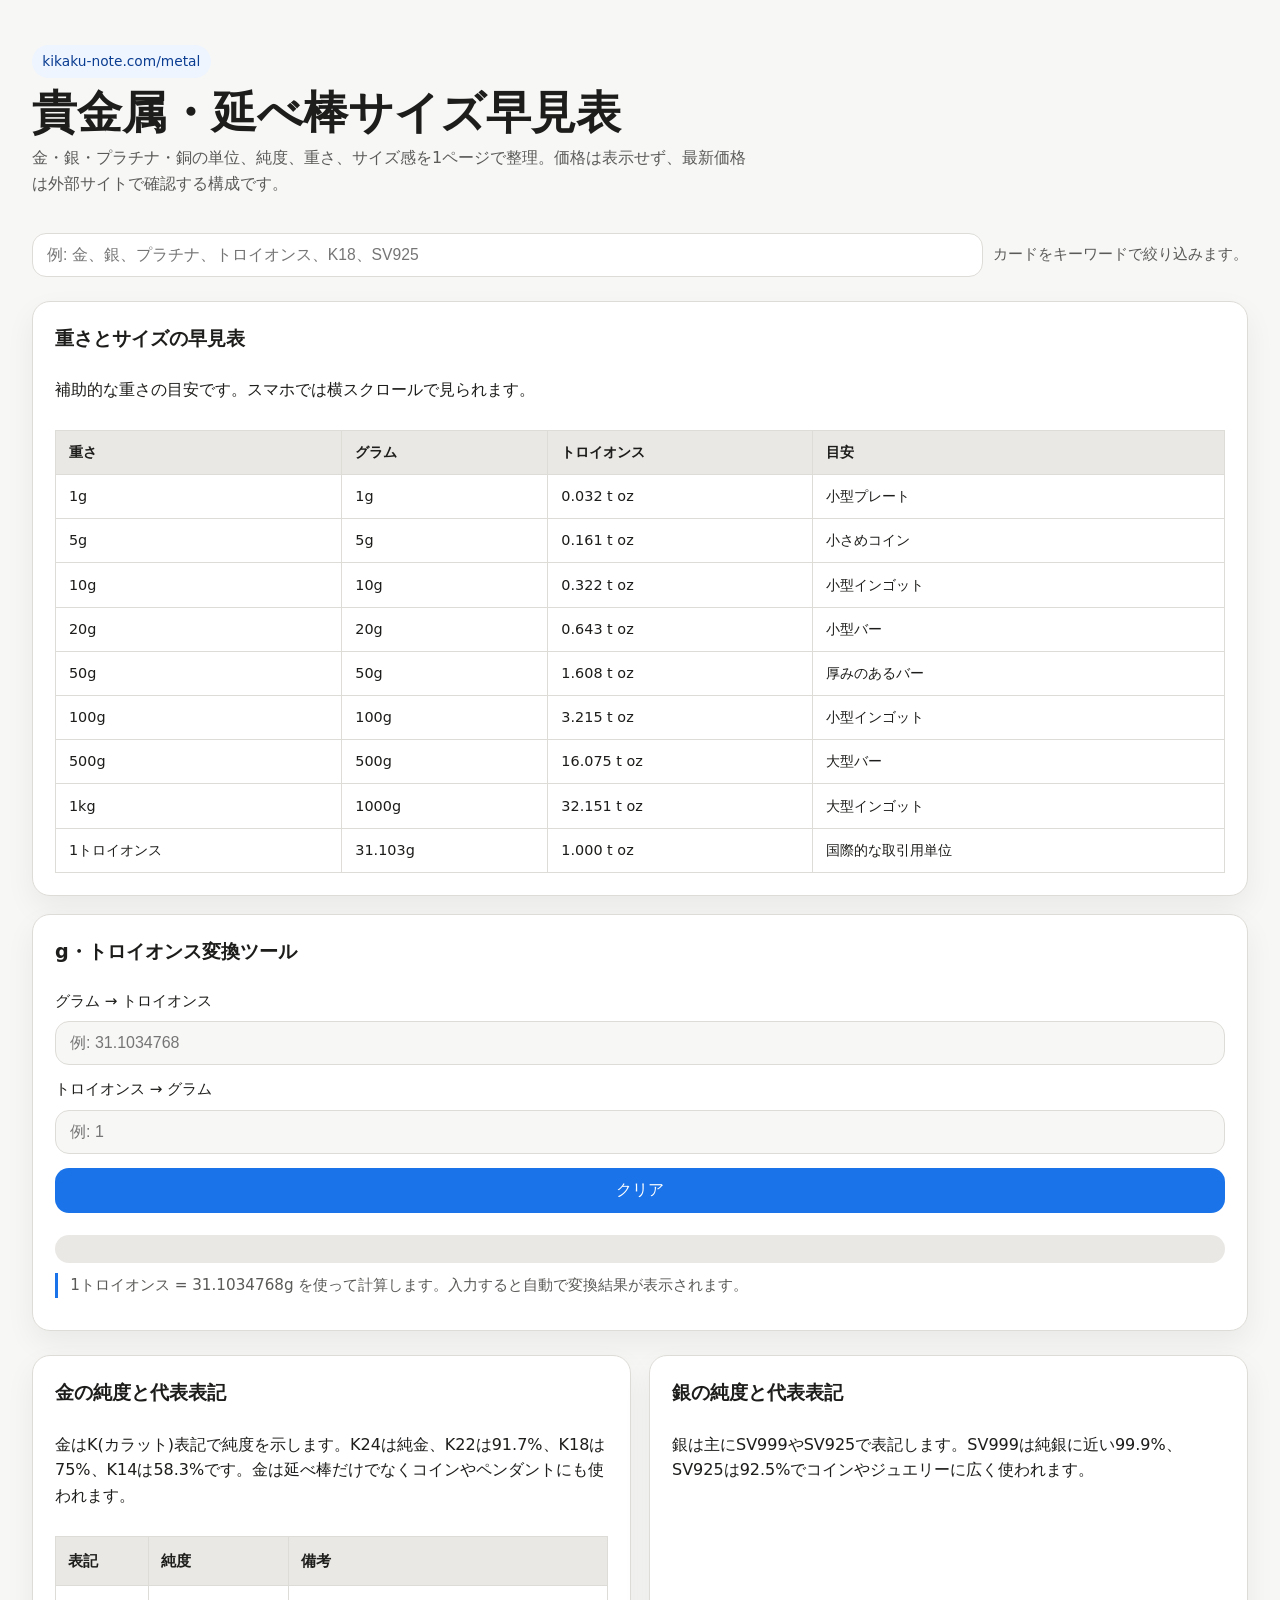
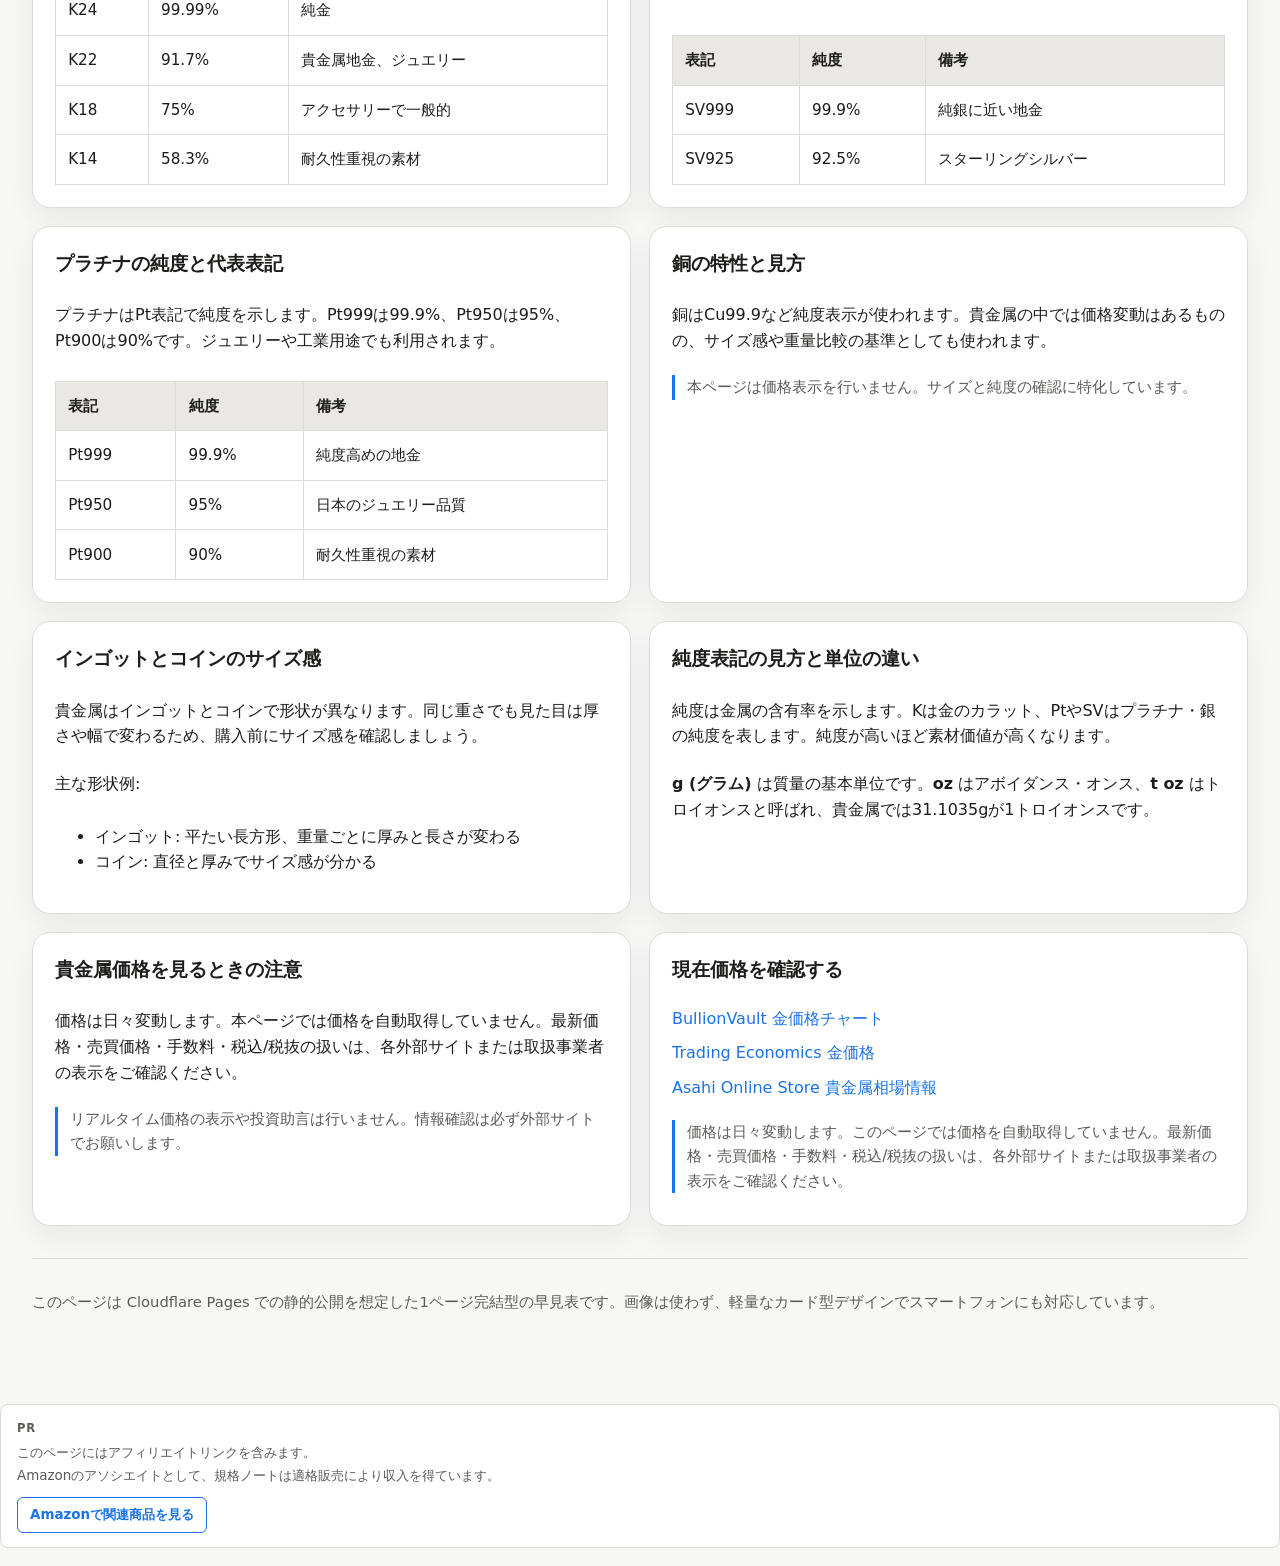
<file: metal/index.html>
<!DOCTYPE html>
<html lang="ja">
<head>
  <meta charset="UTF-8">
  <meta name="viewport" content="width=device-width, initial-scale=1.0">
  <title>貴金属・延べ棒サイズ早見表 | kikaku-note.com/metal</title>
  <meta name="description" content="金・銀・プラチナ・銅の単位、純度、重さ、サイズ感を確認できる早見表サイト。最新価格は外部サイトで確認するためのリンク集を掲載しています。">
  <link rel="canonical" href="https://kikaku-note.com/metal/">
  <meta property="og:title" content="貴金属・延べ棒サイズ早見表" />
  <meta property="og:description" content="金・銀・プラチナ・銅の単位、純度、重さ、サイズ感を確認できる早見表サイト。最新価格は外部サイトで確認するためのリンク集を掲載しています。" />
  <meta property="og:url" content="https://kikaku-note.com/metal/" />
  <meta property="og:type" content="website" />
  <meta name="twitter:card" content="summary_large_image" />
  <meta name="twitter:title" content="貴金属・延べ棒サイズ早見表" />
  <meta name="twitter:description" content="金・銀・プラチナ・銅の単位、純度、重さ、サイズ感を確認できる早見表サイト。最新価格は外部サイトで確認するためのリンク集を掲載しています。" />
  <script async src="https://www.googletagmanager.com/gtag/js?id=G-C3M3YRW4B7"></script>
  <script>
    window.dataLayer = window.dataLayer || [];
    function gtag(){dataLayer.push(arguments);}
    gtag('js', new Date());
    gtag('config', 'G-C3M3YRW4B7');
  </script>
  <style>
    :root {
      color-scheme: light;
      --bg:#f7f7f6;
      --surface:#ffffff;
      --surface-strong:#eae8e5;
      --text:#1d1d1b;
      --muted:#5a5a58;
      --accent:#1a73e8;
      --border:#dedcd7;
      font-family:system-ui, -apple-system, BlinkMacSystemFont, "Segoe UI", sans-serif;
    }
    *{box-sizing:border-box;}
    body{margin:0;background:var(--bg);color:var(--text);line-height:1.6;}
    .page{width:min(100% - 64px,1560px);margin:0 auto;padding:24px 0 48px;}
    header{padding:18px 0 12px;}
    h1{font-size:clamp(2rem,4vw,2.8rem);margin:.2em 0;line-height:1.05;}
    p.lead{max-width:720px;color:var(--muted);font-size:1rem;margin:0;}
    .grid{display:grid;gap:18px;grid-template-columns:repeat(4,minmax(0,1fr));margin-top:24px;}
    .card{background:var(--surface);border:1px solid var(--border);border-radius:18px;padding:22px;box-shadow:0 12px 30px rgba(15,18,20,.06);display:flex;flex-direction:column;min-width:0;}
    .card h2{margin:0 0 .6em;font-size:1.2rem;}
    .card p{margin:.7em 0;}
    .card-body{flex:1;}
    .purity-card{display:flex;flex-direction:column;}
    .purity-card .card-body{flex:1;}
    .purity-desc{min-height:6.8em;}
    .table-scroll{overflow-x:auto;-webkit-overflow-scrolling:touch;margin-top:16px;min-width:0;}
    .table-scroll table{margin-top:0;min-width:100%;}
    .helper-table{min-width:700px;width:100%;border-collapse:collapse;font-size:.9rem;}
    .helper-table th,.helper-table td{padding:.7em .9em;text-align:left;border:1px solid var(--border);white-space:nowrap;}
    .helper-table th:last-child,.helper-table td:last-child{white-space:normal;min-width:12em;}
    .helper-table th{background:var(--surface-strong);font-weight:600;}
    .converter{display:grid;gap:12px;margin-top:10px;}
    .converter label{display:flex;flex-direction:column;gap:8px;font-size:.95rem;color:var(--text);}
    .converter input{width:100%;padding:12px 14px;border:1px solid var(--border);border-radius:14px;background:var(--bg);font-size:1rem;color:var(--text);}
    .converter-actions{display:flex;gap:10px;flex-wrap:wrap;margin-top:2px;}
    .converter-actions button{flex:1 1 120px;padding:12px 14px;border:none;border-radius:14px;background:var(--accent);color:#fff;font-size:1rem;cursor:pointer;}
    .converter-actions button:hover{opacity:.95;}
    .converter-result{margin-top:10px;padding:14px;border-radius:14px;background:var(--surface-strong);color:var(--text);font-weight:600;}
    .metal-tools-grid{display:grid;gap:18px;grid-template-columns:repeat(4,minmax(0,1fr));grid-auto-flow:dense;margin-top:24px;}
    .metal-tools-grid .weight-card{grid-column:span 3;}
    .metal-tools-grid .converter-card{grid-column:span 1;}
    .metal-tools-grid .weight-card, .metal-tools-grid .converter-card{display:flex;flex-direction:column;}
    .badge{display:inline-flex;margin:.2em .3em .2em 0;padding:.4em .75em;border-radius:999px;background:#eef5ff;color:#0b3d91;font-size:.86rem;}
    .search-box{display:flex;flex-wrap:wrap;gap:10px;margin:24px 0 8px;}
    .search-box input{flex:1 1 220px;padding:12px 14px;border:1px solid var(--border);border-radius:14px;background:var(--surface);font-size:.98rem;color:var(--text);}
    .search-box .hint{margin:auto 0;color:var(--muted);font-size:.95rem;}
    table{width:100%;table-layout:auto;border-collapse:collapse;margin-top:16px;font-size:.95rem;}
    th,td{padding:.8em .8em;text-align:left;vertical-align:top;border:1px solid var(--border);word-break:keep-all;overflow-wrap:normal;}
    th:not(:last-child),td:not(:last-child){white-space:nowrap;}
    th:last-child,td:last-child{white-space:normal;}
    th{background:var(--surface-strong);font-weight:700;}
    .note{font-size:.95rem;color:var(--muted);margin:0.8em 0 0;padding-left:0.8em;border-left:3px solid var(--accent);}
    a{color:var(--accent);text-decoration:none;}
    a:hover{text-decoration:underline;}
    .footer{margin-top:32px;padding-top:16px;border-top:1px solid var(--border);font-size:.92rem;color:var(--muted);}
    .external-links a{display:block;margin:.55em 0;}
    @media (max-width:1280px){.metal-tools-grid,.grid{grid-template-columns:repeat(2,minmax(0,1fr));} .metal-tools-grid .weight-card{grid-column:span 2;} .metal-tools-grid .converter-card{grid-column:span 2;} .purity-desc{min-height:auto;}}
    [hidden]{display:none!important;}
    @media (max-width:760px){.metal-tools-grid,.grid{grid-template-columns:1fr;} .metal-tools-grid .weight-card, .metal-tools-grid .converter-card{grid-column:auto;}}
    @media (max-width:640px){.page{width:min(100% - 32px,1560px);padding:18px 0 36px;} .card{padding:18px;} .search-box{flex-direction:column;} .table-scroll{margin-top:12px;}}
.affiliate-footer {
  margin: 28px 0 18px;
  padding: 14px 16px;
  border: 1px solid var(--border, var(--line, #dedbd2));
  border-radius: 8px;
  background: var(--paper, #fff);
  color: var(--muted, #666);
  font-size: 0.84rem;
  line-height: 1.65;
}

.affiliate-label {
  margin: 0 0 4px;
  font-size: 0.72rem;
  font-weight: 700;
  letter-spacing: 0.08em;
  color: var(--muted, #666);
}

.affiliate-note {
  margin: 0 0 10px;
}

.amazon-button {
  display: inline-flex;
  align-items: center;
  justify-content: center;
  min-height: 34px;
  padding: 6px 12px;
  border: 1px solid var(--accent, #006c67);
  border-radius: 6px;
  background: transparent;
  color: var(--accent-ink, var(--accent, #006c67));
  font-size: 0.84rem;
  font-weight: 700;
  text-decoration: none;
}

.amazon-button:hover,
.amazon-button:focus-visible {
  background: var(--soft, #f4f1ea);
  text-decoration: none;
}

@media (max-width: 640px) {
  .affiliate-footer {
    margin: 22px 0 14px;
    padding: 12px 14px;
  }

  .amazon-button {
    width: 100%;
  }
}
</style>
  <meta name="google-adsense-account" content="ca-pub-8518063363319616">
  <script async src="https://pagead2.googlesyndication.com/pagead/js/adsbygoogle.js?client=ca-pub-8518063363319616"
    crossorigin="anonymous"></script>
</head>
<body>
  <main class="page">
    <header>
      <p class="badge">kikaku-note.com/metal</p>
      <h1>貴金属・延べ棒サイズ早見表</h1>
      <p class="lead">金・銀・プラチナ・銅の単位、純度、重さ、サイズ感を1ページで整理。価格は表示せず、最新価格は外部サイトで確認する構成です。</p>
    </header>

    <section class="search-box" aria-label="検索と絞り込み">
      <input id="kw" type="search" placeholder="例: 金、銀、プラチナ、トロイオンス、K18、SV925" aria-label="キーワード検索" />
      <div class="hint">カードをキーワードで絞り込みます。</div>
    </section>

    <div class="metal-tools-grid">
      <article class="card weight-card" data-keywords="1g 5g 10g 20g 50g 100g 500g 1kg 1トロイオンス oz トロイオンス">
        <h2>重さとサイズの早見表</h2>
        <p>補助的な重さの目安です。スマホでは横スクロールで見られます。</p>
        <div class="table-scroll">
          <table class="helper-table">
            <thead>
              <tr><th>重さ</th><th>グラム</th><th>トロイオンス</th><th>目安</th></tr>
            </thead>
            <tbody>
              <tr><td>1g</td><td>1g</td><td>0.032 t oz</td><td>小型プレート</td></tr>
              <tr><td>5g</td><td>5g</td><td>0.161 t oz</td><td>小さめコイン</td></tr>
              <tr><td>10g</td><td>10g</td><td>0.322 t oz</td><td>小型インゴット</td></tr>
              <tr><td>20g</td><td>20g</td><td>0.643 t oz</td><td>小型バー</td></tr>
              <tr><td>50g</td><td>50g</td><td>1.608 t oz</td><td>厚みのあるバー</td></tr>
              <tr><td>100g</td><td>100g</td><td>3.215 t oz</td><td>小型インゴット</td></tr>
              <tr><td>500g</td><td>500g</td><td>16.075 t oz</td><td>大型バー</td></tr>
              <tr><td>1kg</td><td>1000g</td><td>32.151 t oz</td><td>大型インゴット</td></tr>
              <tr><td>1トロイオンス</td><td>31.103g</td><td>1.000 t oz</td><td>国際的な取引用単位</td></tr>
            </tbody>
          </table>
        </div>
      </article>
      <article class="card converter-card" data-keywords="g トロイオンス 変換 ツール oz">
        <h2>g・トロイオンス変換ツール</h2>
        <div class="converter">
          <label>グラム → トロイオンス
            <input id="gram-input" type="number" min="0" step="any" placeholder="例: 31.1034768" aria-label="グラム入力" />
          </label>
          <label>トロイオンス → グラム
            <input id="troy-input" type="number" min="0" step="any" placeholder="例: 1" aria-label="トロイオンス入力" />
          </label>
          <div class="converter-actions">
            <button type="button" id="converter-clear">クリア</button>
          </div>
          <div class="converter-result" id="converter-result" aria-live="polite"></div>
        </div>
        <p class="note">1トロイオンス = 31.1034768g を使って計算します。入力すると自動で変換結果が表示されます。</p>
      </article>
    </div>

    <div class="grid" id="cards">
      <article class="card purity-card" data-keywords="金 ゴールド K24 K22 K18 K14 24金 22金 18金 14金">
        <h2>金の純度と代表表記</h2>
        <div class="card-body purity-desc">
          <p>金はK(カラット)表記で純度を示します。K24は純金、K22は91.7%、K18は75%、K14は58.3%です。金は延べ棒だけでなくコインやペンダントにも使われます。</p>
        </div>
        <div class="table-scroll">
          <table>
            <thead>
              <tr><th>表記</th><th>純度</th><th>備考</th></tr>
            </thead>
            <tbody>
              <tr><td>K24</td><td>99.99%</td><td>純金</td></tr>
              <tr><td>K22</td><td>91.7%</td><td>貴金属地金、ジュエリー</td></tr>
              <tr><td>K18</td><td>75%</td><td>アクセサリーで一般的</td></tr>
              <tr><td>K14</td><td>58.3%</td><td>耐久性重視の素材</td></tr>
            </tbody>
          </table>
        </div>
      </article>

      <article class="card purity-card" data-keywords="銀 シルバー SV999 SV925 925 スターリングシルバー">
        <h2>銀の純度と代表表記</h2>
        <div class="card-body purity-desc">
          <p>銀は主にSV999やSV925で表記します。SV999は純銀に近い99.9%、SV925は92.5%でコインやジュエリーに広く使われます。</p>
        </div>
        <div class="table-scroll">
          <table>
            <thead>
              <tr><th>表記</th><th>純度</th><th>備考</th></tr>
            </thead>
            <tbody>
              <tr><td>SV999</td><td>99.9%</td><td>純銀に近い地金</td></tr>
              <tr><td>SV925</td><td>92.5%</td><td>スターリングシルバー</td></tr>
            </tbody>
          </table>
        </div>
      </article>

      <article class="card purity-card" data-keywords="プラチナ Pt999 Pt950 Pt900 900 950 999">
        <h2>プラチナの純度と代表表記</h2>
        <div class="card-body purity-desc">
          <p>プラチナはPt表記で純度を示します。Pt999は99.9%、Pt950は95%、Pt900は90%です。ジュエリーや工業用途でも利用されます。</p>
        </div>
        <div class="table-scroll">
          <table>
            <thead>
              <tr><th>表記</th><th>純度</th><th>備考</th></tr>
            </thead>
            <tbody>
              <tr><td>Pt999</td><td>99.9%</td><td>純度高めの地金</td></tr>
              <tr><td>Pt950</td><td>95%</td><td>日本のジュエリー品質</td></tr>
              <tr><td>Pt900</td><td>90%</td><td>耐久性重視の素材</td></tr>
            </tbody>
          </table>
        </div>
      </article>

      <article class="card" data-keywords="銅 Cu 重さ サイズ インゴット コイン">
        <h2>銅の特性と見方</h2>
        <p>銅はCu99.9など純度表示が使われます。貴金属の中では価格変動はあるものの、サイズ感や重量比較の基準としても使われます。</p>
        <p class="note">本ページは価格表示を行いません。サイズと純度の確認に特化しています。</p>
      </article>


      <article class="card" data-keywords="インゴット コイン サイズ 感覚 比較 金属">
        <h2>インゴットとコインのサイズ感</h2>
        <p>貴金属はインゴットとコインで形状が異なります。同じ重さでも見た目は厚さや幅で変わるため、購入前にサイズ感を確認しましょう。</p>
        <p>主な形状例:</p>
        <ul>
          <li>インゴット: 平たい長方形、重量ごとに厚みと長さが変わる</li>
          <li>コイン: 直径と厚みでサイズ感が分かる</li>
        </ul>
      </article>

      <article class="card" data-keywords="純度表記 見方 g oz t oz トロイオンス 単位">
        <h2>純度表記の見方と単位の違い</h2>
        <p>純度は金属の含有率を示します。Kは金のカラット、PtやSVはプラチナ・銀の純度を表します。純度が高いほど素材価値が高くなります。</p>
        <p><strong>g (グラム)</strong> は質量の基本単位です。<strong>oz</strong> はアボイダンス・オンス、<strong>t oz</strong> はトロイオンスと呼ばれ、貴金属では31.1035gが1トロイオンスです。</p>
      </article>

      <article class="card" data-keywords="注意 価格 注意点 外部リンク 価格確認 変動">
        <h2>貴金属価格を見るときの注意</h2>
        <p>価格は日々変動します。本ページでは価格を自動取得していません。最新価格・売買価格・手数料・税込/税抜の扱いは、各外部サイトまたは取扱事業者の表示をご確認ください。</p>
        <p class="note">リアルタイム価格の表示や投資助言は行いません。情報確認は必ず外部サイトでお願いします。</p>
      </article>

      <article class="card" data-keywords="リンク 外部サイト 最新価格 確認 BullionVault TradingEconomics Asahi">
        <h2>現在価格を確認する</h2>
        <div class="external-links">
          <a href="https://gold.bullionvault.jp/chart-popup.do" target="_blank" rel="noopener">BullionVault 金価格チャート</a>
          <a href="https://jp.tradingeconomics.com/commodity/gold" target="_blank" rel="noopener">Trading Economics 金価格</a>
          <a href="https://ec.asahigrellia.com/view/page/market-watch" target="_blank" rel="noopener">Asahi Online Store 貴金属相場情報</a>
        </div>
        <p class="note">価格は日々変動します。このページでは価格を自動取得していません。最新価格・売買価格・手数料・税込/税抜の扱いは、各外部サイトまたは取扱事業者の表示をご確認ください。</p>
      </article>
    </div>

    <section class="footer">
      <p>このページは Cloudflare Pages での静的公開を想定した1ページ完結型の早見表です。画像は使わず、軽量なカード型デザインでスマートフォンにも対応しています。</p>
    </section>
  </main>

  <script>
    const input = document.getElementById('kw');
    const cards = document.querySelectorAll('.page .card');
    input.addEventListener('input', () => {
      const term = input.value.trim().toLowerCase();
      cards.forEach(card => {
        const keywords = card.dataset.keywords || '';
        const matched = term === '' || keywords.toLowerCase().includes(term);
        card.hidden = !matched;
      });
    });

    const factor = 31.1034768;
    const gramInput = document.getElementById('gram-input');
    const troyInput = document.getElementById('troy-input');
    const resultBox = document.getElementById('converter-result');
    const clearButton = document.getElementById('converter-clear');

    function formatNumber(value) {
      return Number(value.toFixed(6)).toString();
    }

    function updateResult(text) {
      resultBox.textContent = text;
    }

    function handleGramInput() {
      const g = parseFloat(gramInput.value);
      if (!gramInput.value || Number.isNaN(g)) {
        updateResult('');
        return;
      }
      troyInput.value = '';
      updateResult(`${g} g = ${formatNumber(g / factor)} トロイオンス`);
    }

    function handleTroyInput() {
      const t = parseFloat(troyInput.value);
      if (!troyInput.value || Number.isNaN(t)) {
        updateResult('');
        return;
      }
      gramInput.value = '';
      updateResult(`${t} トロイオンス = ${formatNumber(t * factor)} g`);
    }

    gramInput.addEventListener('input', handleGramInput);
    troyInput.addEventListener('input', handleTroyInput);

    clearButton.addEventListener('click', () => {
      gramInput.value = '';
      troyInput.value = '';
      updateResult('');
      gramInput.focus();
    });
  </script>
  <section class="affiliate-footer" aria-label="広告とAmazonアソシエイトについて">
    <p class="affiliate-label">PR</p>
    <p class="affiliate-note">このページにはアフィリエイトリンクを含みます。<br>Amazonのアソシエイトとして、規格ノートは適格販売により収入を得ています。</p>
    <a class="amazon-button" href="https://www.amazon.co.jp/s?k=デジタルスケール&tag=kikakunote-footer-22" target="_blank" rel="nofollow sponsored noopener">Amazonで関連商品を見る</a>
  </section>
</body>
</html>
</file>
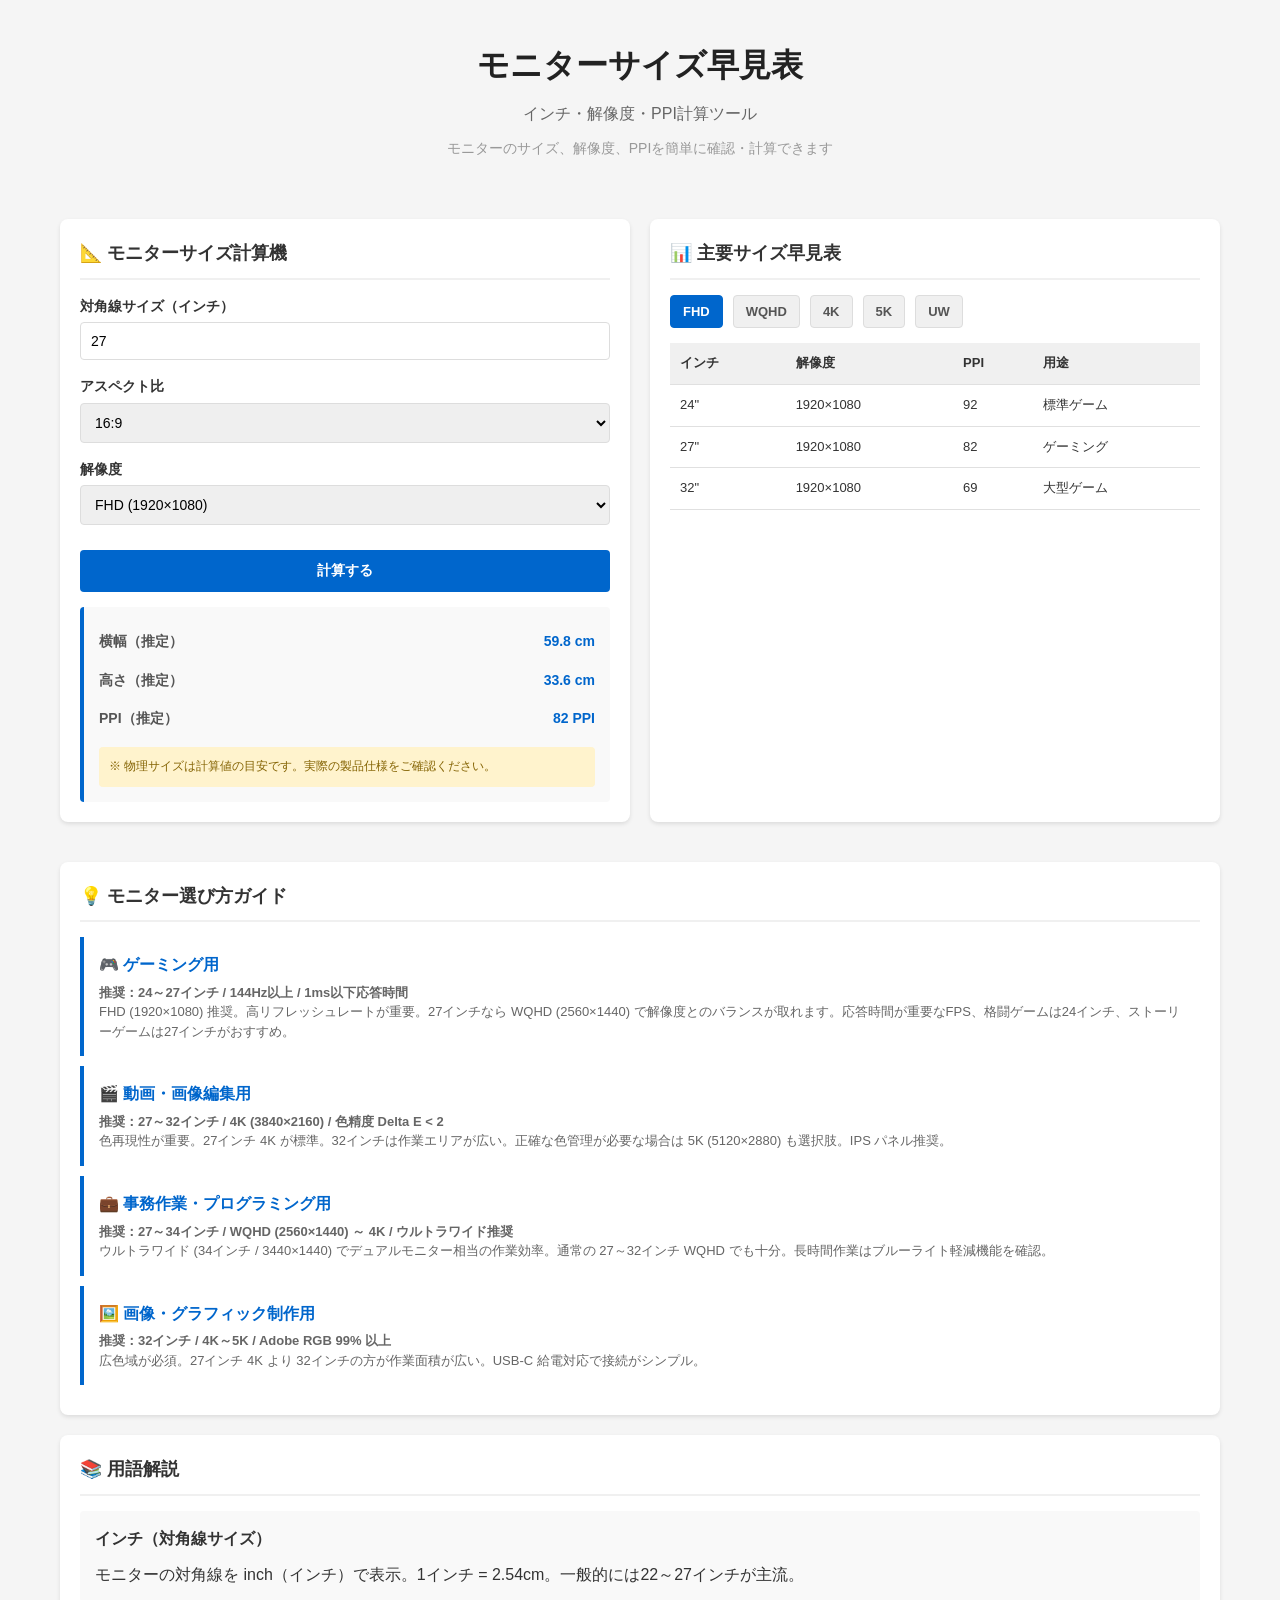
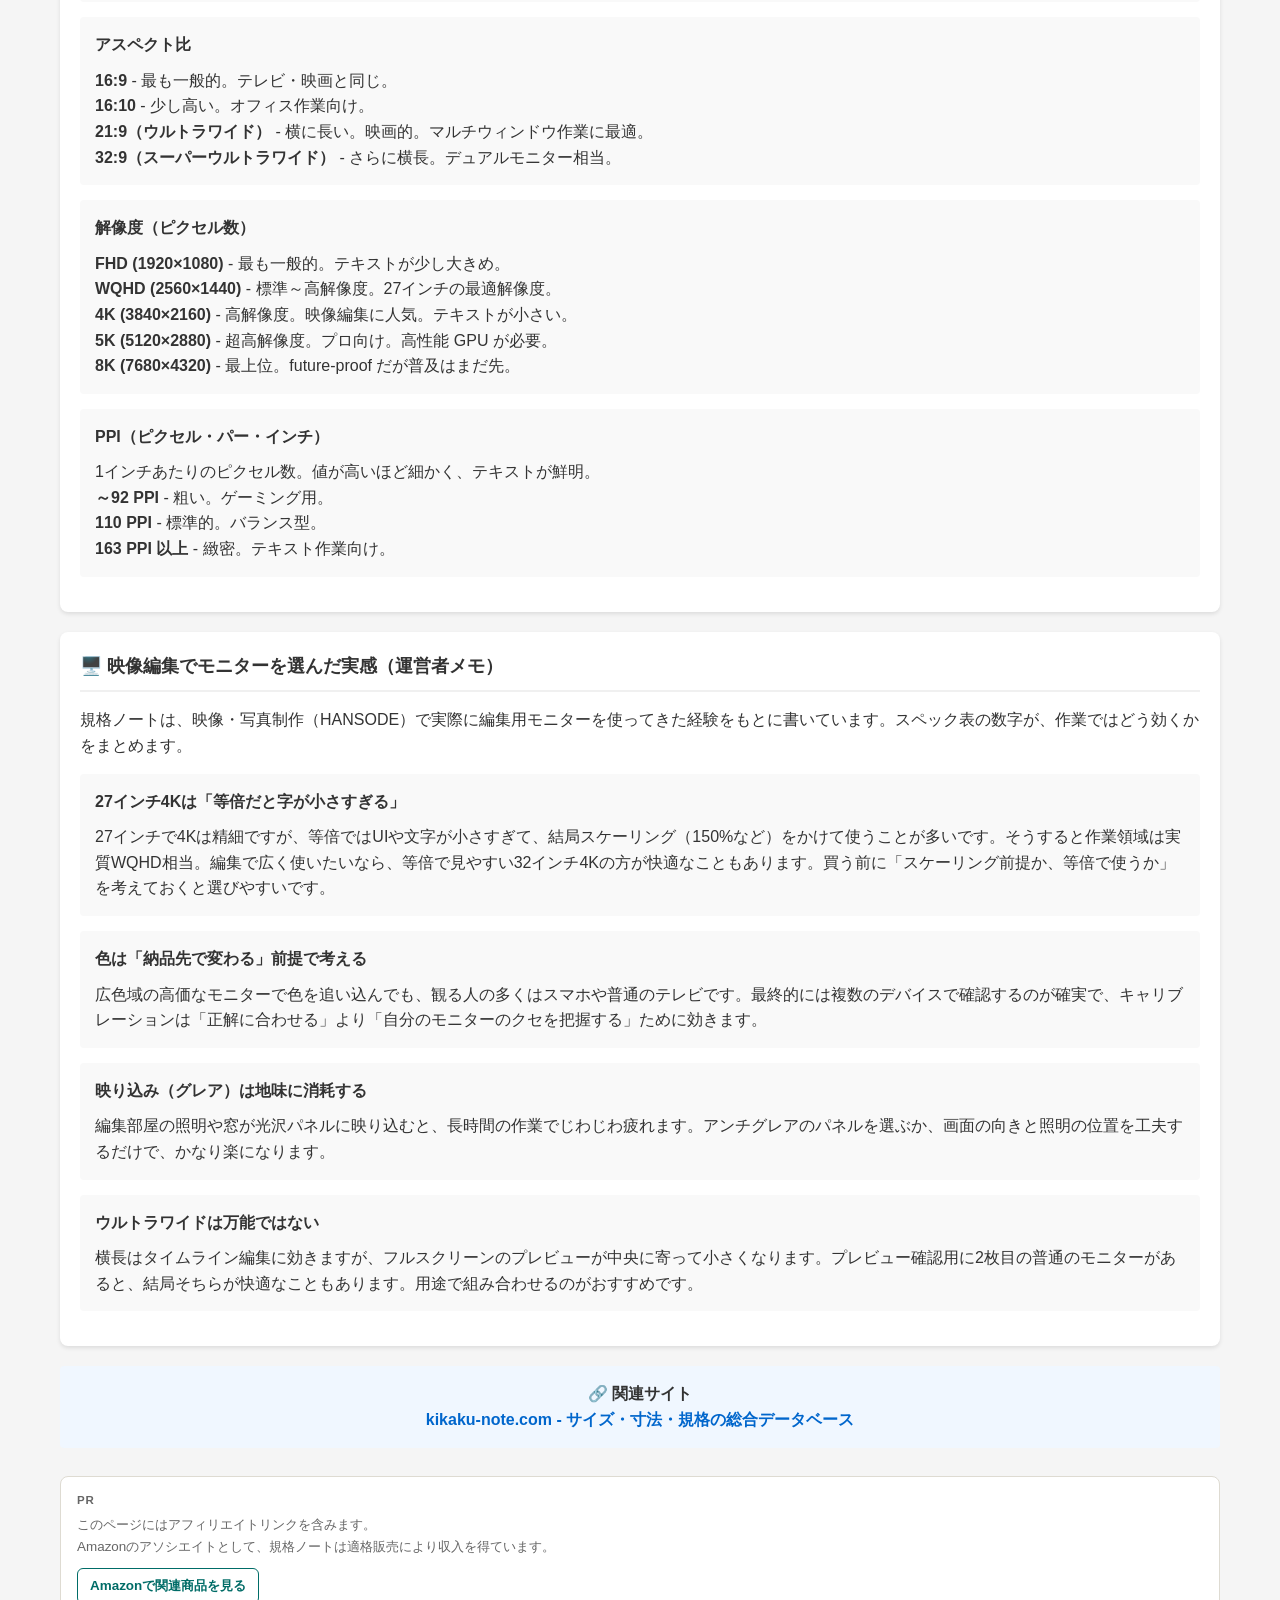
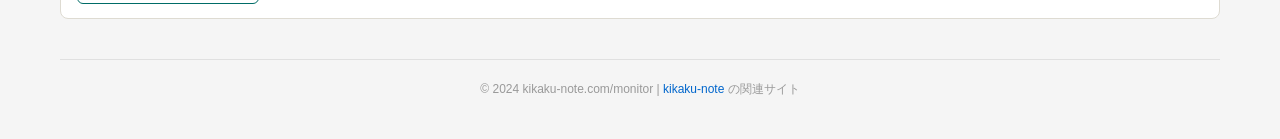
<file: monitor/index.html>
<!DOCTYPE html>
<html lang="ja">
<head>
    <meta charset="UTF-8">
    <meta name="viewport" content="width=device-width, initial-scale=1.0">
    <meta name="description" content="モニターのインチ数、解像度、横幅・高さ、PPIを確認できる計算ツール。24/27/32/34/49インチ、16:9/16:10/21:9/32:9、フルHD/WQHD/4K/5Kに対応。">
    <link rel="canonical" href="https://kikaku-note.com/monitor/">

    <!-- OGP Tags -->
    <meta property="og:title" content="モニターサイズ早見表 - インチ・解像度・PPI計算">
    <meta property="og:description" content="モニターのサイズ、解像度、PPI を簡単に計算・確認できるツール">
    <meta property="og:url" content="https://kikaku-note.com/monitor/">
    <meta property="og:type" content="website">

    <!-- GA4 -->
    <script async src="https://www.googletagmanager.com/gtag/js?id=G-C3M3YRW4B7"></script>
    <script>
        window.dataLayer = window.dataLayer || [];
        function gtag(){dataLayer.push(arguments);}
        gtag('js', new Date());
        gtag('config', 'G-C3M3YRW4B7');
    </script>

    <title>モニターサイズ早見表 - インチ・解像度・PPI計算ツール</title>

    <style>
        * {
            margin: 0;
            padding: 0;
            box-sizing: border-box;
        }

        body {
            font-family: -apple-system, BlinkMacSystemFont, 'Segoe UI', Roboto, 'Helvetica Neue', Arial, sans-serif;
            background: #f5f5f5;
            color: #333;
            line-height: 1.6;
        }

        .container {
            max-width: 1200px;
            margin: 0 auto;
            padding: 20px;
        }

        header {
            text-align: center;
            margin-bottom: 40px;
            padding: 20px 0;
        }

        h1 {
            font-size: 32px;
            margin-bottom: 10px;
            color: #222;
        }

        .subtitle {
            font-size: 16px;
            color: #666;
            margin-bottom: 5px;
        }

        .description {
            font-size: 14px;
            color: #999;
            margin-top: 10px;
        }

        .card {
            background: white;
            border-radius: 8px;
            padding: 20px;
            margin-bottom: 20px;
            box-shadow: 0 2px 4px rgba(0,0,0,0.1);
        }

        .card-title {
            font-size: 18px;
            font-weight: 600;
            margin-bottom: 15px;
            padding-bottom: 10px;
            border-bottom: 2px solid #f0f0f0;
        }

        .input-group {
            margin-bottom: 15px;
        }

        label {
            display: block;
            font-weight: 600;
            margin-bottom: 5px;
            font-size: 14px;
            color: #333;
        }

        input[type="number"],
        select {
            width: 100%;
            padding: 10px;
            border: 1px solid #ddd;
            border-radius: 4px;
            font-size: 14px;
            font-family: inherit;
        }

        input[type="number"]:focus,
        select:focus {
            outline: none;
            border-color: #0066cc;
            box-shadow: 0 0 0 3px rgba(0, 102, 204, 0.1);
        }

        .input-row {
            display: grid;
            grid-template-columns: 1fr 1fr;
            gap: 15px;
        }

        @media (max-width: 600px) {
            .input-row {
                grid-template-columns: 1fr;
            }
        }

        .result {
            background: #f9f9f9;
            padding: 15px;
            border-radius: 4px;
            margin-top: 15px;
            border-left: 4px solid #0066cc;
        }

        .result-item {
            display: flex;
            justify-content: space-between;
            padding: 8px 0;
            font-size: 14px;
        }

        .result-label {
            font-weight: 600;
            color: #555;
        }

        .result-value {
            color: #0066cc;
            font-weight: 600;
        }

        .button {
            background: #0066cc;
            color: white;
            padding: 12px 24px;
            border: none;
            border-radius: 4px;
            font-size: 14px;
            font-weight: 600;
            cursor: pointer;
            width: 100%;
            margin-top: 10px;
        }

        .button:hover {
            background: #0052a3;
        }

        table {
            width: 100%;
            border-collapse: collapse;
            font-size: 13px;
        }

        th, td {
            padding: 10px;
            text-align: left;
            border-bottom: 1px solid #e0e0e0;
        }

        th {
            background: #f0f0f0;
            font-weight: 600;
            color: #333;
        }

        tr:hover {
            background: #fafafa;
        }

        .grid-2 {
            display: grid;
            grid-template-columns: 1fr 1fr;
            gap: 20px;
            margin-bottom: 20px;
        }

        @media (max-width: 900px) {
            .grid-2 {
                grid-template-columns: 1fr;
            }
        }

        .tab-buttons {
            display: flex;
            gap: 10px;
            margin-bottom: 15px;
            flex-wrap: wrap;
        }

        .tab-btn {
            padding: 8px 12px;
            background: #f0f0f0;
            border: 1px solid #ddd;
            border-radius: 4px;
            cursor: pointer;
            font-size: 13px;
            font-weight: 600;
            color: #555;
            transition: all 0.3s;
        }

        .tab-btn.active {
            background: #0066cc;
            color: white;
            border-color: #0066cc;
        }

        .tab-btn:hover {
            background: #e6e6e6;
        }

        .tab-btn.active:hover {
            background: #0052a3;
        }

        .tab-content {
            display: none;
        }

        .tab-content.active {
            display: block;
        }

        .section {
            background: #f9f9f9;
            padding: 15px;
            border-radius: 4px;
            margin-bottom: 15px;
        }

        .section-title {
            font-weight: 600;
            margin-bottom: 10px;
            color: #333;
        }

        .use-case {
            background: white;
            padding: 15px;
            border-left: 4px solid #0066cc;
            margin-bottom: 10px;
            border-radius: 0 4px 4px 0;
        }

        .use-case-title {
            font-weight: 600;
            color: #0066cc;
            margin-bottom: 5px;
        }

        .use-case-text {
            font-size: 13px;
            color: #666;
            line-height: 1.5;
        }

        .link-box {
            background: #f0f7ff;
            padding: 15px;
            border-radius: 4px;
            margin-top: 20px;
            text-align: center;
        }

        .link-box a {
            color: #0066cc;
            text-decoration: none;
            font-weight: 600;
        }

        .link-box a:hover {
            text-decoration: underline;
        }

        footer {
            text-align: center;
            padding: 20px;
            color: #999;
            font-size: 12px;
            margin-top: 40px;
            border-top: 1px solid #e0e0e0;
        }

        h2 {
            font-size: 24px;
            margin-bottom: 15px;
            color: #222;
        }

        h3 {
            font-size: 16px;
            margin-top: 15px;
            margin-bottom: 10px;
            color: #333;
        }

        .note {
            background: #fff3cd;
            padding: 10px;
            border-radius: 4px;
            font-size: 12px;
            color: #856404;
            margin-top: 10px;
        }

.affiliate-footer {
  margin: 28px 0 18px;
  padding: 14px 16px;
  border: 1px solid var(--border, var(--line, #dedbd2));
  border-radius: 8px;
  background: var(--paper, #fff);
  color: var(--muted, #666);
  font-size: 0.84rem;
  line-height: 1.65;
}

.affiliate-label {
  margin: 0 0 4px;
  font-size: 0.72rem;
  font-weight: 700;
  letter-spacing: 0.08em;
  color: var(--muted, #666);
}

.affiliate-note {
  margin: 0 0 10px;
}

.amazon-button {
  display: inline-flex;
  align-items: center;
  justify-content: center;
  min-height: 34px;
  padding: 6px 12px;
  border: 1px solid var(--accent, #006c67);
  border-radius: 6px;
  background: transparent;
  color: var(--accent-ink, var(--accent, #006c67));
  font-size: 0.84rem;
  font-weight: 700;
  text-decoration: none;
}

.amazon-button:hover,
.amazon-button:focus-visible {
  background: var(--soft, #f4f1ea);
  text-decoration: none;
}

@media (max-width: 640px) {
  .affiliate-footer {
    margin: 22px 0 14px;
    padding: 12px 14px;
  }

  .amazon-button {
    width: 100%;
  }
}
</style>
  <meta name="google-adsense-account" content="ca-pub-8518063363319616">
  <script async src="https://pagead2.googlesyndication.com/pagead/js/adsbygoogle.js?client=ca-pub-8518063363319616"
    crossorigin="anonymous"></script>
</head>
<body>
    <div class="container">
        <header>
            <h1>モニターサイズ早見表</h1>
            <p class="subtitle">インチ・解像度・PPI計算ツール</p>
            <p class="description">モニターのサイズ、解像度、PPIを簡単に確認・計算できます</p>
        </header>

        <!-- 計算ツール -->
        <div class="grid-2">
            <div class="card">
                <div class="card-title">📐 モニターサイズ計算機</div>

                <div class="input-group">
                    <label for="diagonal">対角線サイズ（インチ）</label>
                    <input type="number" id="diagonal" min="1" max="200" value="27" step="0.1">
                </div>

                <div class="input-group">
                    <label for="aspect">アスペクト比</label>
                    <select id="aspect">
                        <option value="1.778">16:9</option>
                        <option value="1.6">16:10</option>
                        <option value="2.333">21:9 (ウルトラワイド)</option>
                        <option value="3.556">32:9 (スーパーウルトラワイド)</option>
                    </select>
                </div>

                <div class="input-group">
                    <label for="resolution">解像度</label>
                    <select id="resolution">
                        <option value="1920,1080">FHD (1920×1080)</option>
                        <option value="2560,1440">WQHD (2560×1440)</option>
                        <option value="3840,2160">4K (3840×2160)</option>
                        <option value="5120,2880">5K (5120×2880)</option>
                        <option value="7680,4320">8K (7680×4320)</option>
                        <option value="2560,1080">FHD+ ウルトラワイド (2560×1080)</option>
                        <option value="3440,1440">WQHD+ ウルトラワイド (3440×1440)</option>
                        <option value="5120,1440">8K ウルトラワイド (5120×1440)</option>
                        <option value="5120,1440">32:9 (5120×1440)</option>
                    </select>
                </div>

                <button class="button" onclick="calculateMonitor()">計算する</button>

                <div id="calcResult" class="result" style="display:none;">
                    <div class="result-item">
                        <span class="result-label">横幅（推定）</span>
                        <span class="result-value" id="calcWidth">-</span>
                    </div>
                    <div class="result-item">
                        <span class="result-label">高さ（推定）</span>
                        <span class="result-value" id="calcHeight">-</span>
                    </div>
                    <div class="result-item">
                        <span class="result-label">PPI（推定）</span>
                        <span class="result-value" id="calcPPI">-</span>
                    </div>
                    <p class="note">※ 物理サイズは計算値の目安です。実際の製品仕様をご確認ください。</p>
                </div>
            </div>

            <!-- 早見表タブ -->
            <div class="card">
                <div class="card-title">📊 主要サイズ早見表</div>

                <div class="tab-buttons">
                    <button class="tab-btn active" onclick="showResolutionTab('fhd')">FHD</button>
                    <button class="tab-btn" onclick="showResolutionTab('wqhd')">WQHD</button>
                    <button class="tab-btn" onclick="showResolutionTab('4k')">4K</button>
                    <button class="tab-btn" onclick="showResolutionTab('5k')">5K</button>
                    <button class="tab-btn" onclick="showResolutionTab('ultrawide')">UW</button>
                </div>

                <!-- FHD Tab -->
                <div id="tab-fhd" class="tab-content active">
                    <table>
                        <tr>
                            <th>インチ</th>
                            <th>解像度</th>
                            <th>PPI</th>
                            <th>用途</th>
                        </tr>
                        <tr>
                            <td>24"</td>
                            <td>1920×1080</td>
                            <td>92</td>
                            <td>標準ゲーム</td>
                        </tr>
                        <tr>
                            <td>27"</td>
                            <td>1920×1080</td>
                            <td>82</td>
                            <td>ゲーミング</td>
                        </tr>
                        <tr>
                            <td>32"</td>
                            <td>1920×1080</td>
                            <td>69</td>
                            <td>大型ゲーム</td>
                        </tr>
                    </table>
                </div>

                <!-- WQHD Tab -->
                <div id="tab-wqhd" class="tab-content">
                    <table>
                        <tr>
                            <th>インチ</th>
                            <th>解像度</th>
                            <th>PPI</th>
                            <th>用途</th>
                        </tr>
                        <tr>
                            <td>27"</td>
                            <td>2560×1440</td>
                            <td>109</td>
                            <td>作業・ゲーム</td>
                        </tr>
                        <tr>
                            <td>32"</td>
                            <td>2560×1440</td>
                            <td>92</td>
                            <td>作業用</td>
                        </tr>
                        <tr>
                            <td>34"</td>
                            <td>3440×1440</td>
                            <td>110</td>
                            <td>ウルトラワイド作業</td>
                        </tr>
                    </table>
                </div>

                <!-- 4K Tab -->
                <div id="tab-4k" class="tab-content">
                    <table>
                        <tr>
                            <th>インチ</th>
                            <th>解像度</th>
                            <th>PPI</th>
                            <th>用途</th>
                        </tr>
                        <tr>
                            <td>27"</td>
                            <td>3840×2160</td>
                            <td>163</td>
                            <td>映像編集</td>
                        </tr>
                        <tr>
                            <td>32"</td>
                            <td>3840×2160</td>
                            <td>138</td>
                            <td>映像・写真編集</td>
                        </tr>
                        <tr>
                            <td>49"</td>
                            <td>5120×1440</td>
                            <td>110</td>
                            <td>マルチタスク</td>
                        </tr>
                    </table>
                </div>

                <!-- 5K Tab -->
                <div id="tab-5k" class="tab-content">
                    <table>
                        <tr>
                            <th>インチ</th>
                            <th>解像度</th>
                            <th>PPI</th>
                            <th>用途</th>
                        </tr>
                        <tr>
                            <td>27"</td>
                            <td>5120×2880</td>
                            <td>218</td>
                            <td>高精度作業</td>
                        </tr>
                        <tr>
                            <td>32"</td>
                            <td>5120×2880</td>
                            <td>184</td>
                            <td>プロ用編集</td>
                        </tr>
                    </table>
                </div>

                <!-- ウルトラワイド Tab -->
                <div id="tab-ultrawide" class="tab-content">
                    <table>
                        <tr>
                            <th>インチ</th>
                            <th>解像度</th>
                            <th>PPI</th>
                            <th>用途</th>
                        </tr>
                        <tr>
                            <td>34"</td>
                            <td>3440×1440</td>
                            <td>110</td>
                            <td>マルチタスク</td>
                        </tr>
                        <tr>
                            <td>49"</td>
                            <td>5120×1440</td>
                            <td>110</td>
                            <td>デュアル画面相当</td>
                        </tr>
                    </table>
                </div>
            </div>
        </div>

        <!-- 用途別選び方 -->
        <div class="card">
            <div class="card-title">💡 モニター選び方ガイド</div>

            <div class="use-case">
                <div class="use-case-title">🎮 ゲーミング用</div>
                <div class="use-case-text">
                    <strong>推奨：24～27インチ / 144Hz以上 / 1ms以下応答時間</strong><br>
                    FHD (1920×1080) 推奨。高リフレッシュレートが重要。27インチなら WQHD (2560×1440) で解像度とのバランスが取れます。応答時間が重要なFPS、格闘ゲームは24インチ、ストーリーゲームは27インチがおすすめ。
                </div>
            </div>

            <div class="use-case">
                <div class="use-case-title">🎬 動画・画像編集用</div>
                <div class="use-case-text">
                    <strong>推奨：27～32インチ / 4K (3840×2160) / 色精度 Delta E &lt; 2</strong><br>
                    色再現性が重要。27インチ 4K が標準。32インチは作業エリアが広い。正確な色管理が必要な場合は 5K (5120×2880) も選択肢。IPS パネル推奨。
                </div>
            </div>

            <div class="use-case">
                <div class="use-case-title">💼 事務作業・プログラミング用</div>
                <div class="use-case-text">
                    <strong>推奨：27～34インチ / WQHD (2560×1440) ～ 4K / ウルトラワイド推奨</strong><br>
                    ウルトラワイド (34インチ / 3440×1440) でデュアルモニター相当の作業効率。通常の 27～32インチ WQHD でも十分。長時間作業はブルーライト軽減機能を確認。
                </div>
            </div>

            <div class="use-case">
                <div class="use-case-title">🖼️ 画像・グラフィック制作用</div>
                <div class="use-case-text">
                    <strong>推奨：32インチ / 4K～5K / Adobe RGB 99% 以上</strong><br>
                    広色域が必須。27インチ 4K より 32インチの方が作業面積が広い。USB-C 給電対応で接続がシンプル。
                </div>
            </div>
        </div>

        <!-- 用語解説 -->
        <div class="card">
            <div class="card-title">📚 用語解説</div>

            <div class="section">
                <div class="section-title">インチ（対角線サイズ）</div>
                <p>モニターの対角線を inch（インチ）で表示。1インチ = 2.54cm。一般的には22～27インチが主流。</p>
            </div>

            <div class="section">
                <div class="section-title">アスペクト比</div>
                <p>
                    <strong>16:9</strong> - 最も一般的。テレビ・映画と同じ。<br>
                    <strong>16:10</strong> - 少し高い。オフィス作業向け。<br>
                    <strong>21:9（ウルトラワイド）</strong> - 横に長い。映画的。マルチウィンドウ作業に最適。<br>
                    <strong>32:9（スーパーウルトラワイド）</strong> - さらに横長。デュアルモニター相当。
                </p>
            </div>

            <div class="section">
                <div class="section-title">解像度（ピクセル数）</div>
                <p>
                    <strong>FHD (1920×1080)</strong> - 最も一般的。テキストが少し大きめ。<br>
                    <strong>WQHD (2560×1440)</strong> - 標準～高解像度。27インチの最適解像度。<br>
                    <strong>4K (3840×2160)</strong> - 高解像度。映像編集に人気。テキストが小さい。<br>
                    <strong>5K (5120×2880)</strong> - 超高解像度。プロ向け。高性能 GPU が必要。<br>
                    <strong>8K (7680×4320)</strong> - 最上位。future-proof だが普及はまだ先。
                </p>
            </div>

            <div class="section">
                <div class="section-title">PPI（ピクセル・パー・インチ）</div>
                <p>
                    1インチあたりのピクセル数。値が高いほど細かく、テキストが鮮明。<br>
                    <strong>～92 PPI</strong> - 粗い。ゲーミング用。<br>
                    <strong>110 PPI</strong> - 標準的。バランス型。<br>
                    <strong>163 PPI 以上</strong> - 緻密。テキスト作業向け。
                </p>
            </div>
        </div>

        <!-- 運営者メモ -->
        <div class="card">
            <div class="card-title">🖥️ 映像編集でモニターを選んだ実感（運営者メモ）</div>

            <p style="margin-bottom:15px;">規格ノートは、映像・写真制作（HANSODE）で実際に編集用モニターを使ってきた経験をもとに書いています。スペック表の数字が、作業ではどう効くかをまとめます。</p>

            <div class="section">
                <div class="section-title">27インチ4Kは「等倍だと字が小さすぎる」</div>
                <p>27インチで4Kは精細ですが、等倍ではUIや文字が小さすぎて、結局スケーリング（150%など）をかけて使うことが多いです。そうすると作業領域は実質WQHD相当。編集で広く使いたいなら、等倍で見やすい32インチ4Kの方が快適なこともあります。買う前に「スケーリング前提か、等倍で使うか」を考えておくと選びやすいです。</p>
            </div>

            <div class="section">
                <div class="section-title">色は「納品先で変わる」前提で考える</div>
                <p>広色域の高価なモニターで色を追い込んでも、観る人の多くはスマホや普通のテレビです。最終的には複数のデバイスで確認するのが確実で、キャリブレーションは「正解に合わせる」より「自分のモニターのクセを把握する」ために効きます。</p>
            </div>

            <div class="section">
                <div class="section-title">映り込み（グレア）は地味に消耗する</div>
                <p>編集部屋の照明や窓が光沢パネルに映り込むと、長時間の作業でじわじわ疲れます。アンチグレアのパネルを選ぶか、画面の向きと照明の位置を工夫するだけで、かなり楽になります。</p>
            </div>

            <div class="section">
                <div class="section-title">ウルトラワイドは万能ではない</div>
                <p>横長はタイムライン編集に効きますが、フルスクリーンのプレビューが中央に寄って小さくなります。プレビュー確認用に2枚目の普通のモニターがあると、結局そちらが快適なこともあります。用途で組み合わせるのがおすすめです。</p>
            </div>
        </div>

        <!-- 関連リンク -->
        <div class="link-box">
            <p>🔗 <strong>関連サイト</strong></p>
            <p><a href="https://kikaku-note.com/" target="_blank">kikaku-note.com - サイズ・寸法・規格の総合データベース</a></p>
        </div>

        <section class="affiliate-footer" aria-label="広告とAmazonアソシエイトについて">
          <p class="affiliate-label">PR</p>
          <p class="affiliate-note">このページにはアフィリエイトリンクを含みます。<br>Amazonのアソシエイトとして、規格ノートは適格販売により収入を得ています。</p>
          <a class="amazon-button" href="https://www.amazon.co.jp/s?k=モニター&tag=kikakunote-monitor-22" target="_blank" rel="nofollow sponsored noopener">Amazonで関連商品を見る</a>
        </section>

        <footer>
            <p>&copy; 2024 kikaku-note.com/monitor | <a href="https://kikaku-note.com/" style="color: #0066cc; text-decoration: none;">kikaku-note</a> の関連サイト</p>
        </footer>
    </div>

    <script>
        // PPI 計算
        function calculatePPI(width, height, diagonal) {
            const diagonalPx = Math.sqrt(width * width + height * height);
            return (diagonalPx / diagonal).toFixed(0);
        }

        // モニター計算
        function calculateMonitor() {
            const diagonal = parseFloat(document.getElementById('diagonal').value);
            const aspectStr = document.getElementById('aspect').value;
            const resolutionStr = document.getElementById('resolution').value;

            if (!diagonal) {
                alert('インチを入力してください');
                return;
            }

            const [resWidth, resHeight] = resolutionStr.split(',').map(Number);
            const aspect = parseFloat(aspectStr);

            // 対角線（cm）
            const diagonalCm = diagonal * 2.54;

            // 縦横サイズ（cm）
            const widthCm = diagonalCm / Math.sqrt(1 + (1/aspect)*(1/aspect));
            const heightCm = widthCm / aspect;

            // PPI 計算
            const ppi = calculatePPI(resWidth, resHeight, diagonal);

            // 表示
            document.getElementById('calcWidth').textContent = widthCm.toFixed(1) + ' cm';
            document.getElementById('calcHeight').textContent = heightCm.toFixed(1) + ' cm';
            document.getElementById('calcPPI').textContent = ppi + ' PPI';
            document.getElementById('calcResult').style.display = 'block';
        }

        // 初期計算実行
        window.addEventListener('DOMContentLoaded', function() {
            calculateMonitor();
        });

        // タブ切り替え
        function showResolutionTab(tabName) {
            // すべてのタブを非表示
            const tabs = document.querySelectorAll('.tab-content');
            tabs.forEach(tab => tab.classList.remove('active'));

            const buttons = document.querySelectorAll('.tab-btn');
            buttons.forEach(btn => btn.classList.remove('active'));

            // 選択したタブを表示
            document.getElementById('tab-' + tabName).classList.add('active');
            event.target.classList.add('active');
        }

        // Enter キーで計算
        document.addEventListener('DOMContentLoaded', function() {
            const inputs = document.querySelectorAll('input[type="number"], select');
            inputs.forEach(input => {
                input.addEventListener('keypress', function(e) {
                    if (e.key === 'Enter') {
                        calculateMonitor();
                    }
                });
                input.addEventListener('change', calculateMonitor);
            });
        });
    </script>
</body>
</html>
</file>
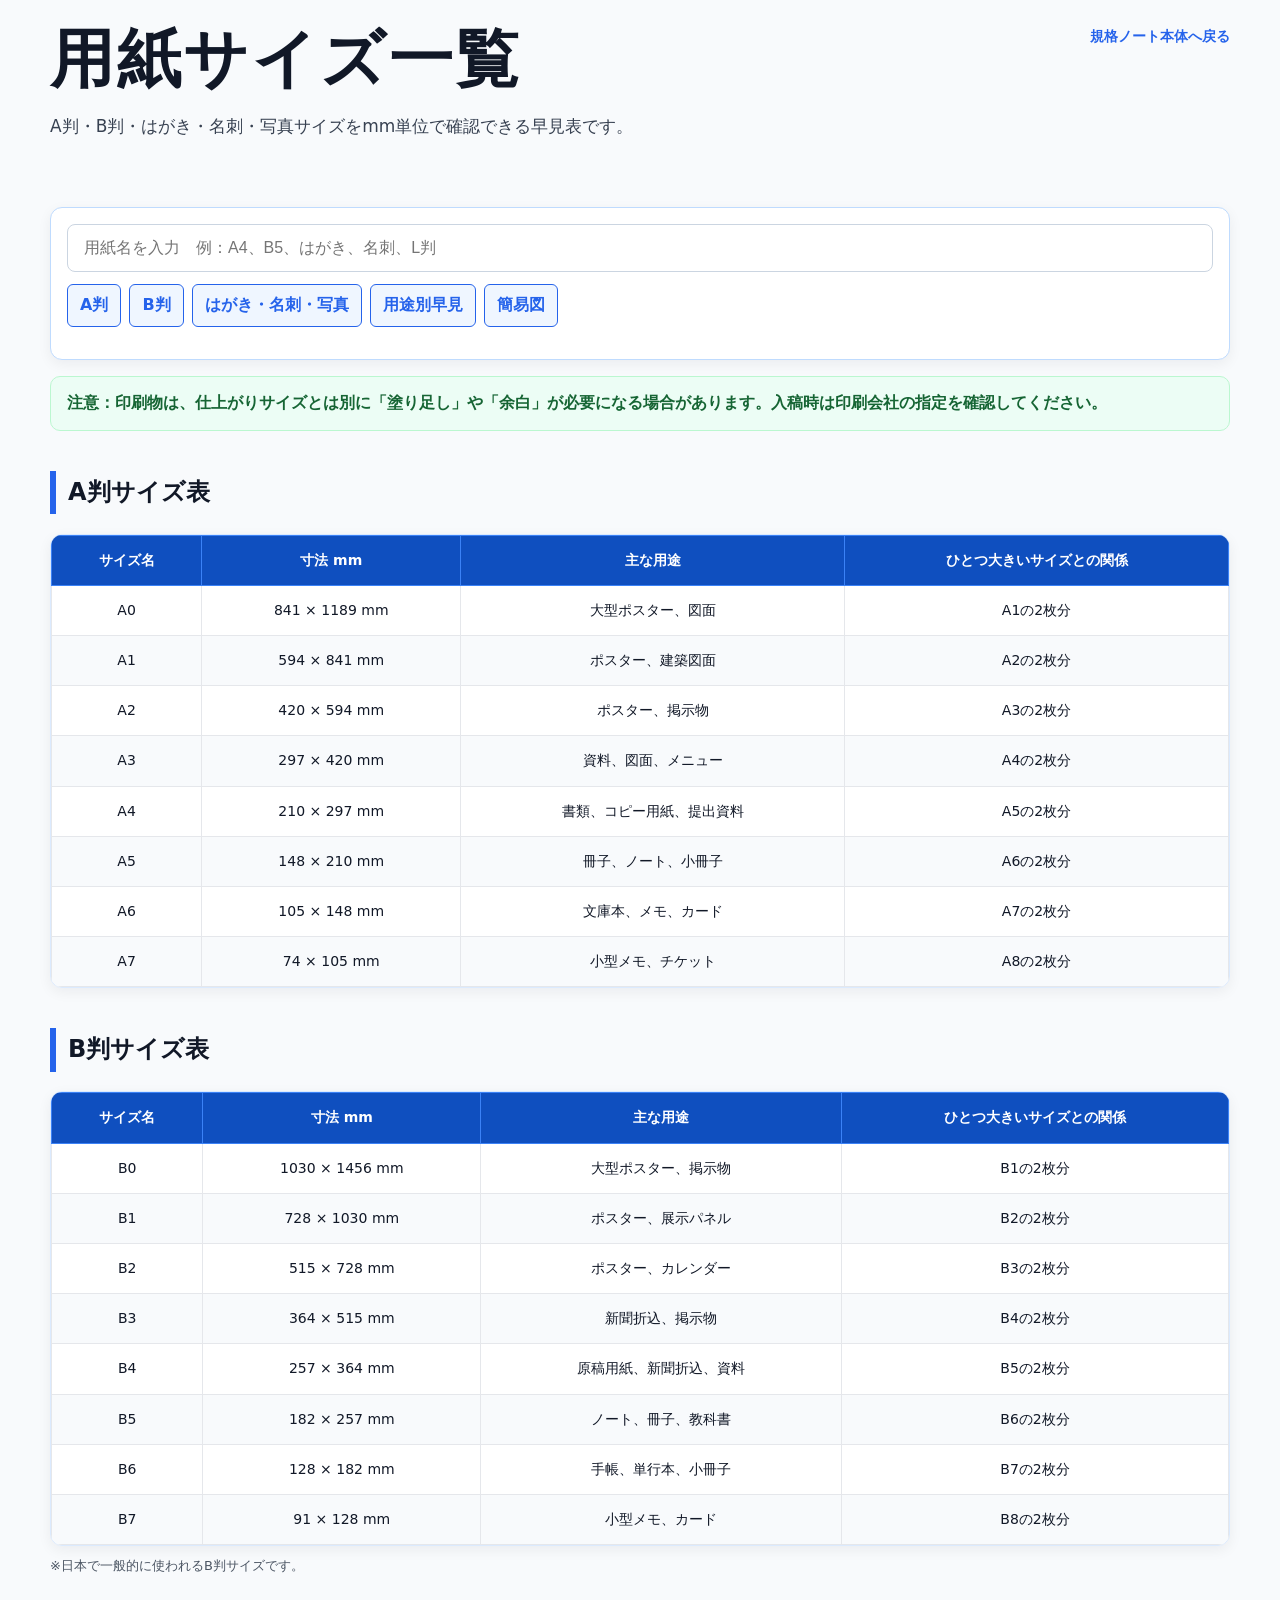
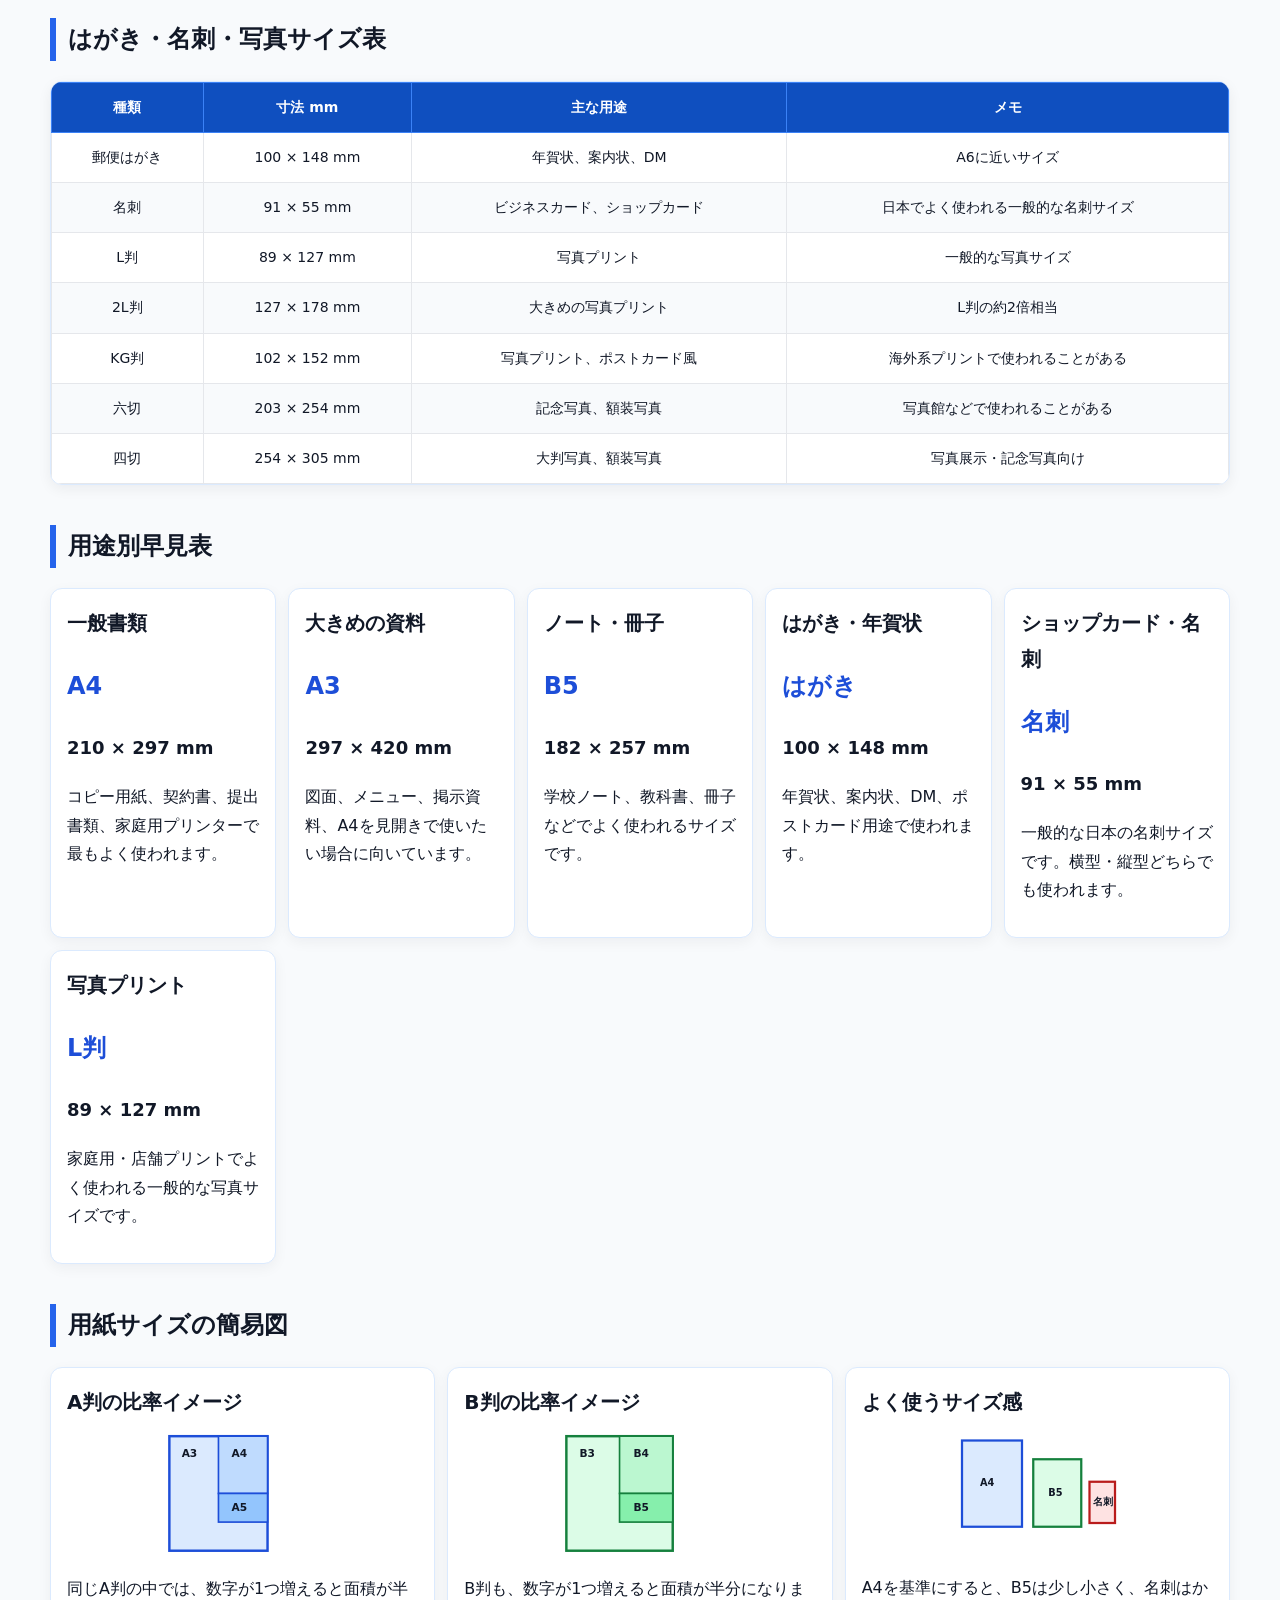
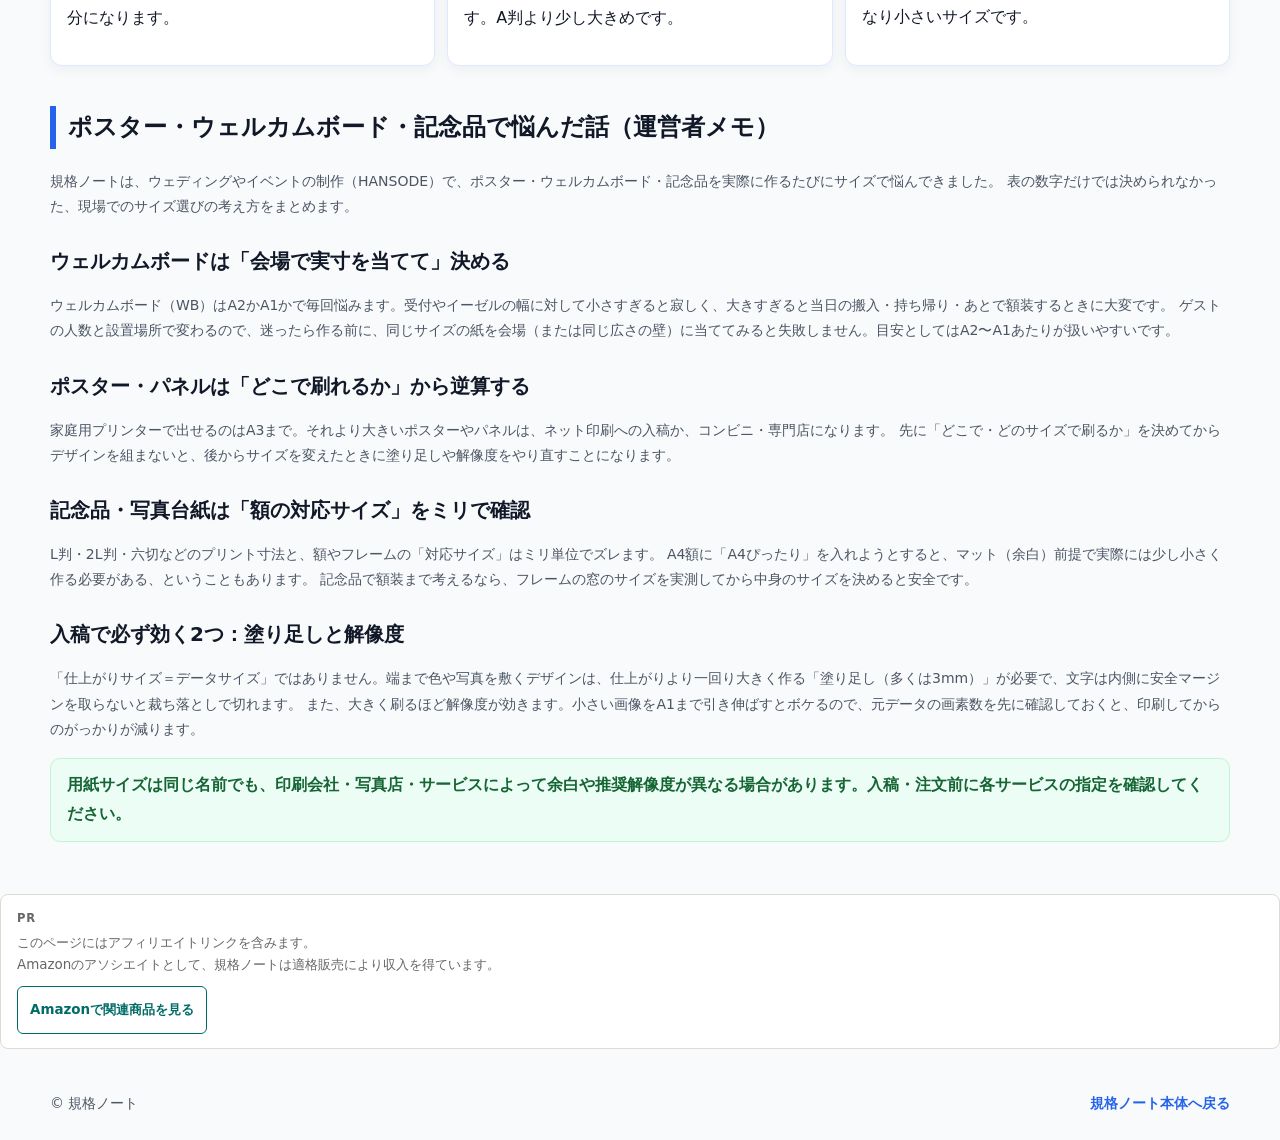
<file: paper/index.html>
<!doctype html>
<html lang="ja">
<head>
  <meta charset="UTF-8">
  <meta name="viewport" content="width=device-width, initial-scale=1.0">

  <title>用紙サイズ一覧・早見表｜A判・B判・はがき・名刺・写真サイズ｜規格ノート</title>
  <meta name="description" content="A4、A3、B5、はがき、名刺、L判、2L判など、よく使う用紙サイズをmm単位で確認できる早見表です。A判・B判・写真サイズ・用途別サイズを一覧でまとめています。">

  <!-- Google tag (gtag.js) -->
  <script async src="https://www.googletagmanager.com/gtag/js?id=G-C3M3YRW4B7"></script>
  <script>
    window.dataLayer = window.dataLayer || [];
    function gtag(){dataLayer.push(arguments);}
    gtag('js', new Date());
    gtag('config', 'G-C3M3YRW4B7');
  </script>

  <style>
    body {
      margin: 0;
      font-family: system-ui, -apple-system, BlinkMacSystemFont, "Segoe UI", sans-serif;
      line-height: 1.8;
      color: #111827;
      background: #f8fafc;
    }

    header,
    main,
    footer {
      max-width: 1180px;
      margin: 0 auto;
      padding: 24px;
    }

    header {
      display: flex;
      justify-content: space-between;
      align-items: flex-start;
      gap: 16px;
    }

    h1 {
      margin: 0 0 8px;
      font-size: clamp(32px, 6vw, 64px);
      line-height: 1.1;
      letter-spacing: 0.04em;
    }

    h2 {
      margin-top: 40px;
      padding-left: 12px;
      border-left: 6px solid #2563eb;
      font-size: 24px;
    }

    h3 {
      margin: 0 0 8px;
      font-size: 20px;
    }

    a {
      color: #2563eb;
      text-decoration: none;
      font-weight: 700;
    }

    a:hover {
      text-decoration: underline;
    }

    .top-link {
      white-space: nowrap;
      font-size: 14px;
    }

    .lead {
      font-size: 17px;
      color: #374151;
    }

    .search-box {
      background: #ffffff;
      border: 1px solid #bfdbfe;
      border-radius: 12px;
      padding: 16px;
      box-shadow: 0 4px 14px rgba(15, 23, 42, 0.06);
    }

    input[type="search"] {
      width: 100%;
      padding: 14px 16px;
      font-size: 16px;
      border: 1px solid #cbd5e1;
      border-radius: 8px;
      box-sizing: border-box;
    }

    .quick-links {
      display: flex;
      flex-wrap: wrap;
      gap: 8px;
      margin-top: 12px;
    }

    .quick-links a,
    #searchResults a {
      display: inline-block;
      padding: 6px 12px;
      border: 1px solid #2563eb;
      border-radius: 6px;
      background: #eff6ff;
    }

    #searchResults {
      margin-bottom: 0;
    }

    .warning {
      background: #ecfdf5;
      border: 1px solid #bbf7d0;
      border-radius: 10px;
      padding: 12px 16px;
      color: #166534;
      font-weight: 700;
      margin: 16px 0 0;
    }

    .table-wrap {
      overflow-x: auto;
      background: #ffffff;
      border: 1px solid #dbeafe;
      border-radius: 12px;
      box-shadow: 0 4px 14px rgba(15, 23, 42, 0.06);
    }

    table {
      width: 100%;
      min-width: 760px;
      border-collapse: collapse;
      font-size: 14px;
    }

    th {
      background: #0f4fbf;
      color: #ffffff;
      padding: 12px;
      border: 1px solid #3b82f6;
      text-align: center;
    }

    td {
      padding: 12px;
      border: 1px solid #e5e7eb;
      text-align: center;
      vertical-align: middle;
      background: #ffffff;
    }

    tr:nth-child(even) td {
      background: #f8fafc;
    }

    .note {
      font-size: 13px;
      color: #4b5563;
      margin-top: 8px;
    }

    .paper-grid,
    .use-grid,
    .visual-grid {
      display: grid;
      gap: 12px;
    }

    .paper-grid {
      grid-template-columns: repeat(auto-fit, minmax(180px, 1fr));
    }

    .use-grid {
      grid-template-columns: repeat(auto-fit, minmax(220px, 1fr));
    }

    .visual-grid {
      grid-template-columns: repeat(auto-fit, minmax(220px, 1fr));
    }

    .paper-card,
    .use-card,
    .visual-card {
      background: #ffffff;
      border: 1px solid #dbeafe;
      border-radius: 12px;
      padding: 16px;
      box-shadow: 0 4px 14px rgba(15, 23, 42, 0.05);
    }

    .paper-card {
      text-align: center;
    }

    .paper-name {
      font-size: 24px;
      font-weight: 900;
      color: #1d4ed8;
    }

    .paper-size {
      font-size: 18px;
      font-weight: 800;
    }

    .paper-use {
      font-size: 14px;
      color: #4b5563;
    }

    .svg-wrap {
      display: flex;
      justify-content: center;
      align-items: center;
      min-height: 130px;
      margin: 8px 0 12px;
    }

    svg {
      max-width: 180px;
      height: auto;
    }

    .size-label {
      font-size: 13px;
      font-weight: 800;
      fill: #111827;
    }

    .muted {
      color: #4b5563;
      font-size: 14px;
    }

    footer {
      display: flex;
      justify-content: space-between;
      gap: 16px;
      flex-wrap: wrap;
      font-size: 14px;
      color: #4b5563;
    }

    @media (max-width: 700px) {
      header {
        display: block;
      }

      .top-link {
        display: inline-block;
        margin-top: 12px;
      }

      main,
      header,
      footer {
        padding: 16px;
      }
    }

.affiliate-footer {
  margin: 28px 0 18px;
  padding: 14px 16px;
  border: 1px solid var(--border, var(--line, #dedbd2));
  border-radius: 8px;
  background: var(--paper, #fff);
  color: var(--muted, #666);
  font-size: 0.84rem;
  line-height: 1.65;
}

.affiliate-label {
  margin: 0 0 4px;
  font-size: 0.72rem;
  font-weight: 700;
  letter-spacing: 0.08em;
  color: var(--muted, #666);
}

.affiliate-note {
  margin: 0 0 10px;
}

.amazon-button {
  display: inline-flex;
  align-items: center;
  justify-content: center;
  min-height: 34px;
  padding: 6px 12px;
  border: 1px solid var(--accent, #006c67);
  border-radius: 6px;
  background: transparent;
  color: var(--accent-ink, var(--accent, #006c67));
  font-size: 0.84rem;
  font-weight: 700;
  text-decoration: none;
}

.amazon-button:hover,
.amazon-button:focus-visible {
  background: var(--soft, #f4f1ea);
  text-decoration: none;
}

@media (max-width: 640px) {
  .affiliate-footer {
    margin: 22px 0 14px;
    padding: 12px 14px;
  }

  .amazon-button {
    width: 100%;
  }
}
</style>
  <meta name="google-adsense-account" content="ca-pub-8518063363319616">
  <script async src="https://pagead2.googlesyndication.com/pagead/js/adsbygoogle.js?client=ca-pub-8518063363319616"
    crossorigin="anonymous"></script>
</head>

<body>
  <header>
    <div>
      <h1>用紙サイズ一覧</h1>
      <p class="lead">A判・B判・はがき・名刺・写真サイズをmm単位で確認できる早見表です。</p>
    </div>
    <a class="top-link" href="https://kikaku-note.com/">規格ノート本体へ戻る</a>
  </header>

  <main>
    <section class="search-box">
      <input
        type="search"
        id="searchBox"
        placeholder="用紙名を入力　例：A4、B5、はがき、名刺、L判"
      >

      <div class="quick-links">
        <a href="#a-series">A判</a>
        <a href="#b-series">B判</a>
        <a href="#postcard-card-photo">はがき・名刺・写真</a>
        <a href="#common-use">用途別早見</a>
        <a href="#paper-visual">簡易図</a>
      </div>

      <ul id="searchResults"></ul>
    </section>

    <p class="warning">
      注意：印刷物は、仕上がりサイズとは別に「塗り足し」や「余白」が必要になる場合があります。入稿時は印刷会社の指定を確認してください。
    </p>

    <h2 id="a-series">A判サイズ表</h2>

    <div class="table-wrap">
      <table>
        <thead>
          <tr>
            <th>サイズ名</th>
            <th>寸法 mm</th>
            <th>主な用途</th>
            <th>ひとつ大きいサイズとの関係</th>
          </tr>
        </thead>
        <tbody>
          <tr>
            <td>A0</td>
            <td>841 × 1189 mm</td>
            <td>大型ポスター、図面</td>
            <td>A1の2枚分</td>
          </tr>
          <tr>
            <td>A1</td>
            <td>594 × 841 mm</td>
            <td>ポスター、建築図面</td>
            <td>A2の2枚分</td>
          </tr>
          <tr>
            <td>A2</td>
            <td>420 × 594 mm</td>
            <td>ポスター、掲示物</td>
            <td>A3の2枚分</td>
          </tr>
          <tr>
            <td>A3</td>
            <td>297 × 420 mm</td>
            <td>資料、図面、メニュー</td>
            <td>A4の2枚分</td>
          </tr>
          <tr>
            <td>A4</td>
            <td>210 × 297 mm</td>
            <td>書類、コピー用紙、提出資料</td>
            <td>A5の2枚分</td>
          </tr>
          <tr>
            <td>A5</td>
            <td>148 × 210 mm</td>
            <td>冊子、ノート、小冊子</td>
            <td>A6の2枚分</td>
          </tr>
          <tr>
            <td>A6</td>
            <td>105 × 148 mm</td>
            <td>文庫本、メモ、カード</td>
            <td>A7の2枚分</td>
          </tr>
          <tr>
            <td>A7</td>
            <td>74 × 105 mm</td>
            <td>小型メモ、チケット</td>
            <td>A8の2枚分</td>
          </tr>
        </tbody>
      </table>
    </div>

    <h2 id="b-series">B判サイズ表</h2>

    <div class="table-wrap">
      <table>
        <thead>
          <tr>
            <th>サイズ名</th>
            <th>寸法 mm</th>
            <th>主な用途</th>
            <th>ひとつ大きいサイズとの関係</th>
          </tr>
        </thead>
        <tbody>
          <tr>
            <td>B0</td>
            <td>1030 × 1456 mm</td>
            <td>大型ポスター、掲示物</td>
            <td>B1の2枚分</td>
          </tr>
          <tr>
            <td>B1</td>
            <td>728 × 1030 mm</td>
            <td>ポスター、展示パネル</td>
            <td>B2の2枚分</td>
          </tr>
          <tr>
            <td>B2</td>
            <td>515 × 728 mm</td>
            <td>ポスター、カレンダー</td>
            <td>B3の2枚分</td>
          </tr>
          <tr>
            <td>B3</td>
            <td>364 × 515 mm</td>
            <td>新聞折込、掲示物</td>
            <td>B4の2枚分</td>
          </tr>
          <tr>
            <td>B4</td>
            <td>257 × 364 mm</td>
            <td>原稿用紙、新聞折込、資料</td>
            <td>B5の2枚分</td>
          </tr>
          <tr>
            <td>B5</td>
            <td>182 × 257 mm</td>
            <td>ノート、冊子、教科書</td>
            <td>B6の2枚分</td>
          </tr>
          <tr>
            <td>B6</td>
            <td>128 × 182 mm</td>
            <td>手帳、単行本、小冊子</td>
            <td>B7の2枚分</td>
          </tr>
          <tr>
            <td>B7</td>
            <td>91 × 128 mm</td>
            <td>小型メモ、カード</td>
            <td>B8の2枚分</td>
          </tr>
        </tbody>
      </table>
    </div>

    <p class="note">※日本で一般的に使われるB判サイズです。</p>

    <h2 id="postcard-card-photo">はがき・名刺・写真サイズ表</h2>

    <div class="table-wrap">
      <table>
        <thead>
          <tr>
            <th>種類</th>
            <th>寸法 mm</th>
            <th>主な用途</th>
            <th>メモ</th>
          </tr>
        </thead>
        <tbody>
          <tr>
            <td>郵便はがき</td>
            <td>100 × 148 mm</td>
            <td>年賀状、案内状、DM</td>
            <td>A6に近いサイズ</td>
          </tr>
          <tr>
            <td>名刺</td>
            <td>91 × 55 mm</td>
            <td>ビジネスカード、ショップカード</td>
            <td>日本でよく使われる一般的な名刺サイズ</td>
          </tr>
          <tr>
            <td>L判</td>
            <td>89 × 127 mm</td>
            <td>写真プリント</td>
            <td>一般的な写真サイズ</td>
          </tr>
          <tr>
            <td>2L判</td>
            <td>127 × 178 mm</td>
            <td>大きめの写真プリント</td>
            <td>L判の約2倍相当</td>
          </tr>
          <tr>
            <td>KG判</td>
            <td>102 × 152 mm</td>
            <td>写真プリント、ポストカード風</td>
            <td>海外系プリントで使われることがある</td>
          </tr>
          <tr>
            <td>六切</td>
            <td>203 × 254 mm</td>
            <td>記念写真、額装写真</td>
            <td>写真館などで使われることがある</td>
          </tr>
          <tr>
            <td>四切</td>
            <td>254 × 305 mm</td>
            <td>大判写真、額装写真</td>
            <td>写真展示・記念写真向け</td>
          </tr>
        </tbody>
      </table>
    </div>

    <h2 id="common-use">用途別早見表</h2>

    <div class="use-grid">
      <section class="use-card">
        <h3>一般書類</h3>
        <p class="paper-name">A4</p>
        <p class="paper-size">210 × 297 mm</p>
        <p>コピー用紙、契約書、提出書類、家庭用プリンターで最もよく使われます。</p>
      </section>

      <section class="use-card">
        <h3>大きめの資料</h3>
        <p class="paper-name">A3</p>
        <p class="paper-size">297 × 420 mm</p>
        <p>図面、メニュー、掲示資料、A4を見開きで使いたい場合に向いています。</p>
      </section>

      <section class="use-card">
        <h3>ノート・冊子</h3>
        <p class="paper-name">B5</p>
        <p class="paper-size">182 × 257 mm</p>
        <p>学校ノート、教科書、冊子などでよく使われるサイズです。</p>
      </section>

      <section class="use-card">
        <h3>はがき・年賀状</h3>
        <p class="paper-name">はがき</p>
        <p class="paper-size">100 × 148 mm</p>
        <p>年賀状、案内状、DM、ポストカード用途で使われます。</p>
      </section>

      <section class="use-card">
        <h3>ショップカード・名刺</h3>
        <p class="paper-name">名刺</p>
        <p class="paper-size">91 × 55 mm</p>
        <p>一般的な日本の名刺サイズです。横型・縦型どちらでも使われます。</p>
      </section>

      <section class="use-card">
        <h3>写真プリント</h3>
        <p class="paper-name">L判</p>
        <p class="paper-size">89 × 127 mm</p>
        <p>家庭用・店舗プリントでよく使われる一般的な写真サイズです。</p>
      </section>
    </div>

    <h2 id="paper-visual">用紙サイズの簡易図</h2>

    <div class="visual-grid">
      <section class="visual-card">
        <h3>A判の比率イメージ</h3>
        <div class="svg-wrap">
          <svg viewBox="0 0 220 160" role="img" aria-label="A判サイズの簡易図">
            <rect x="20" y="10" width="120" height="140" fill="#dbeafe" stroke="#1d4ed8" stroke-width="3"/>
            <rect x="80" y="10" width="60" height="70" fill="#bfdbfe" stroke="#1d4ed8" stroke-width="2"/>
            <rect x="80" y="80" width="60" height="35" fill="#93c5fd" stroke="#1d4ed8" stroke-width="2"/>
            <text x="35" y="36" class="size-label">A3</text>
            <text x="96" y="36" class="size-label">A4</text>
            <text x="96" y="102" class="size-label">A5</text>
          </svg>
        </div>
        <p>同じA判の中では、数字が1つ増えると面積が半分になります。</p>
      </section>

      <section class="visual-card">
        <h3>B判の比率イメージ</h3>
        <div class="svg-wrap">
          <svg viewBox="0 0 220 160" role="img" aria-label="B判サイズの簡易図">
            <rect x="20" y="10" width="130" height="140" fill="#dcfce7" stroke="#15803d" stroke-width="3"/>
            <rect x="85" y="10" width="65" height="70" fill="#bbf7d0" stroke="#15803d" stroke-width="2"/>
            <rect x="85" y="80" width="65" height="35" fill="#86efac" stroke="#15803d" stroke-width="2"/>
            <text x="36" y="36" class="size-label">B3</text>
            <text x="102" y="36" class="size-label">B4</text>
            <text x="102" y="102" class="size-label">B5</text>
          </svg>
        </div>
        <p>B判も、数字が1つ増えると面積が半分になります。A判より少し大きめです。</p>
      </section>

      <section class="visual-card">
        <h3>よく使うサイズ感</h3>
        <div class="svg-wrap">
          <svg viewBox="0 0 240 160" role="img" aria-label="よく使う用紙サイズの簡易図">
            <rect x="20" y="10" width="80" height="115" fill="#dbeafe" stroke="#1d4ed8" stroke-width="3"/>
            <text x="44" y="70" class="size-label">A4</text>

            <rect x="115" y="35" width="64" height="90" fill="#dcfce7" stroke="#15803d" stroke-width="3"/>
            <text x="135" y="84" class="size-label">B5</text>

            <rect x="190" y="65" width="34" height="55" fill="#fee2e2" stroke="#b91c1c" stroke-width="3"/>
            <text x="195" y="96" class="size-label">名刺</text>
          </svg>
        </div>
        <p>A4を基準にすると、B5は少し小さく、名刺はかなり小さいサイズです。</p>
      </section>
    </div>

    <h2 id="field-notes">ポスター・ウェルカムボード・記念品で悩んだ話（運営者メモ）</h2>

    <p class="muted">
      規格ノートは、ウェディングやイベントの制作（HANSODE）で、ポスター・ウェルカムボード・記念品を実際に作るたびにサイズで悩んできました。
      表の数字だけでは決められなかった、現場でのサイズ選びの考え方をまとめます。
    </p>

    <h3 style="margin-top:24px;">ウェルカムボードは「会場で実寸を当てて」決める</h3>
    <p class="muted">
      ウェルカムボード（WB）はA2かA1かで毎回悩みます。受付やイーゼルの幅に対して小さすぎると寂しく、大きすぎると当日の搬入・持ち帰り・あとで額装するときに大変です。
      ゲストの人数と設置場所で変わるので、迷ったら作る前に、同じサイズの紙を会場（または同じ広さの壁）に当ててみると失敗しません。目安としてはA2〜A1あたりが扱いやすいです。
    </p>

    <h3 style="margin-top:24px;">ポスター・パネルは「どこで刷れるか」から逆算する</h3>
    <p class="muted">
      家庭用プリンターで出せるのはA3まで。それより大きいポスターやパネルは、ネット印刷への入稿か、コンビニ・専門店になります。
      先に「どこで・どのサイズで刷るか」を決めてからデザインを組まないと、後からサイズを変えたときに塗り足しや解像度をやり直すことになります。
    </p>

    <h3 style="margin-top:24px;">記念品・写真台紙は「額の対応サイズ」をミリで確認</h3>
    <p class="muted">
      L判・2L判・六切などのプリント寸法と、額やフレームの「対応サイズ」はミリ単位でズレます。
      A4額に「A4ぴったり」を入れようとすると、マット（余白）前提で実際には少し小さく作る必要がある、ということもあります。
      記念品で額装まで考えるなら、フレームの窓のサイズを実測してから中身のサイズを決めると安全です。
    </p>

    <h3 style="margin-top:24px;">入稿で必ず効く2つ：塗り足しと解像度</h3>
    <p class="muted">
      「仕上がりサイズ＝データサイズ」ではありません。端まで色や写真を敷くデザインは、仕上がりより一回り大きく作る「塗り足し（多くは3mm）」が必要で、文字は内側に安全マージンを取らないと裁ち落としで切れます。
      また、大きく刷るほど解像度が効きます。小さい画像をA1まで引き伸ばすとボケるので、元データの画素数を先に確認しておくと、印刷してからのがっかりが減ります。
    </p>

    <p class="warning">
      用紙サイズは同じ名前でも、印刷会社・写真店・サービスによって余白や推奨解像度が異なる場合があります。入稿・注文前に各サービスの指定を確認してください。
    </p>
  </main>

  <section class="affiliate-footer" aria-label="広告とAmazonアソシエイトについて">
    <p class="affiliate-label">PR</p>
    <p class="affiliate-note">このページにはアフィリエイトリンクを含みます。<br>Amazonのアソシエイトとして、規格ノートは適格販売により収入を得ています。</p>
    <a class="amazon-button" href="https://www.amazon.co.jp/s?k=コピー用紙&tag=kikakunote-footer-22" target="_blank" rel="nofollow sponsored noopener">Amazonで関連商品を見る</a>
  </section>

  <footer>
    <span>© 規格ノート</span>
    <a href="https://kikaku-note.com/">規格ノート本体へ戻る</a>
  </footer>

  <script>
    const searchBox = document.getElementById('searchBox');
    const searchResults = document.getElementById('searchResults');

    const items = [
      { name: 'A0', id: 'a-series', keywords: 'a0 ポスター 図面 大型' },
      { name: 'A1', id: 'a-series', keywords: 'a1 ポスター 図面' },
      { name: 'A2', id: 'a-series', keywords: 'a2 ポスター 掲示物' },
      { name: 'A3', id: 'a-series', keywords: 'a3 資料 図面 メニュー' },
      { name: 'A4', id: 'a-series', keywords: 'a4 書類 コピー用紙 提出資料 プリンター' },
      { name: 'A5', id: 'a-series', keywords: 'a5 冊子 ノート 小冊子' },
      { name: 'A6', id: 'a-series', keywords: 'a6 文庫本 メモ カード' },
      { name: 'B0', id: 'b-series', keywords: 'b0 大型ポスター 掲示物' },
      { name: 'B1', id: 'b-series', keywords: 'b1 ポスター 展示パネル' },
      { name: 'B2', id: 'b-series', keywords: 'b2 ポスター カレンダー' },
      { name: 'B3', id: 'b-series', keywords: 'b3 新聞折込 掲示物' },
      { name: 'B4', id: 'b-series', keywords: 'b4 原稿用紙 新聞折込 資料' },
      { name: 'B5', id: 'b-series', keywords: 'b5 ノート 冊子 教科書' },
      { name: 'B6', id: 'b-series', keywords: 'b6 手帳 単行本 小冊子' },
      { name: 'はがき', id: 'postcard-card-photo', keywords: 'はがき ハガキ 葉書 年賀状 案内状 dm ポストカード' },
      { name: '名刺', id: 'postcard-card-photo', keywords: '名刺 ショップカード ビジネスカード 91 55' },
      { name: 'L判', id: 'postcard-card-photo', keywords: 'l判 写真 プリント 89 127' },
      { name: '2L判', id: 'postcard-card-photo', keywords: '2l判 写真 大きめ プリント' },
      { name: 'KG判', id: 'postcard-card-photo', keywords: 'kg判 写真 ポストカード' },
      { name: '六切', id: 'postcard-card-photo', keywords: '六切 写真 記念写真 額装' },
      { name: '四切', id: 'postcard-card-photo', keywords: '四切 写真 記念写真 額装' }
    ];

    searchBox.addEventListener('input', function () {
      const query = searchBox.value.trim().toLowerCase();
      searchResults.innerHTML = '';

      if (!query) return;

      const matchedItems = items.filter(item =>
        item.name.toLowerCase().includes(query) ||
        item.keywords.toLowerCase().includes(query)
      );

      matchedItems.forEach(item => {
        const li = document.createElement('li');
        const a = document.createElement('a');
        a.href = '#' + item.id;
        a.textContent = item.name + ' の一覧へ移動';
        li.appendChild(a);
        searchResults.appendChild(li);
      });

      if (matchedItems.length === 0) {
        const li = document.createElement('li');
        li.textContent = '該当する項目がありません。';
        searchResults.appendChild(li);
      }
    });
  </script>
</body>
</html>
</file>
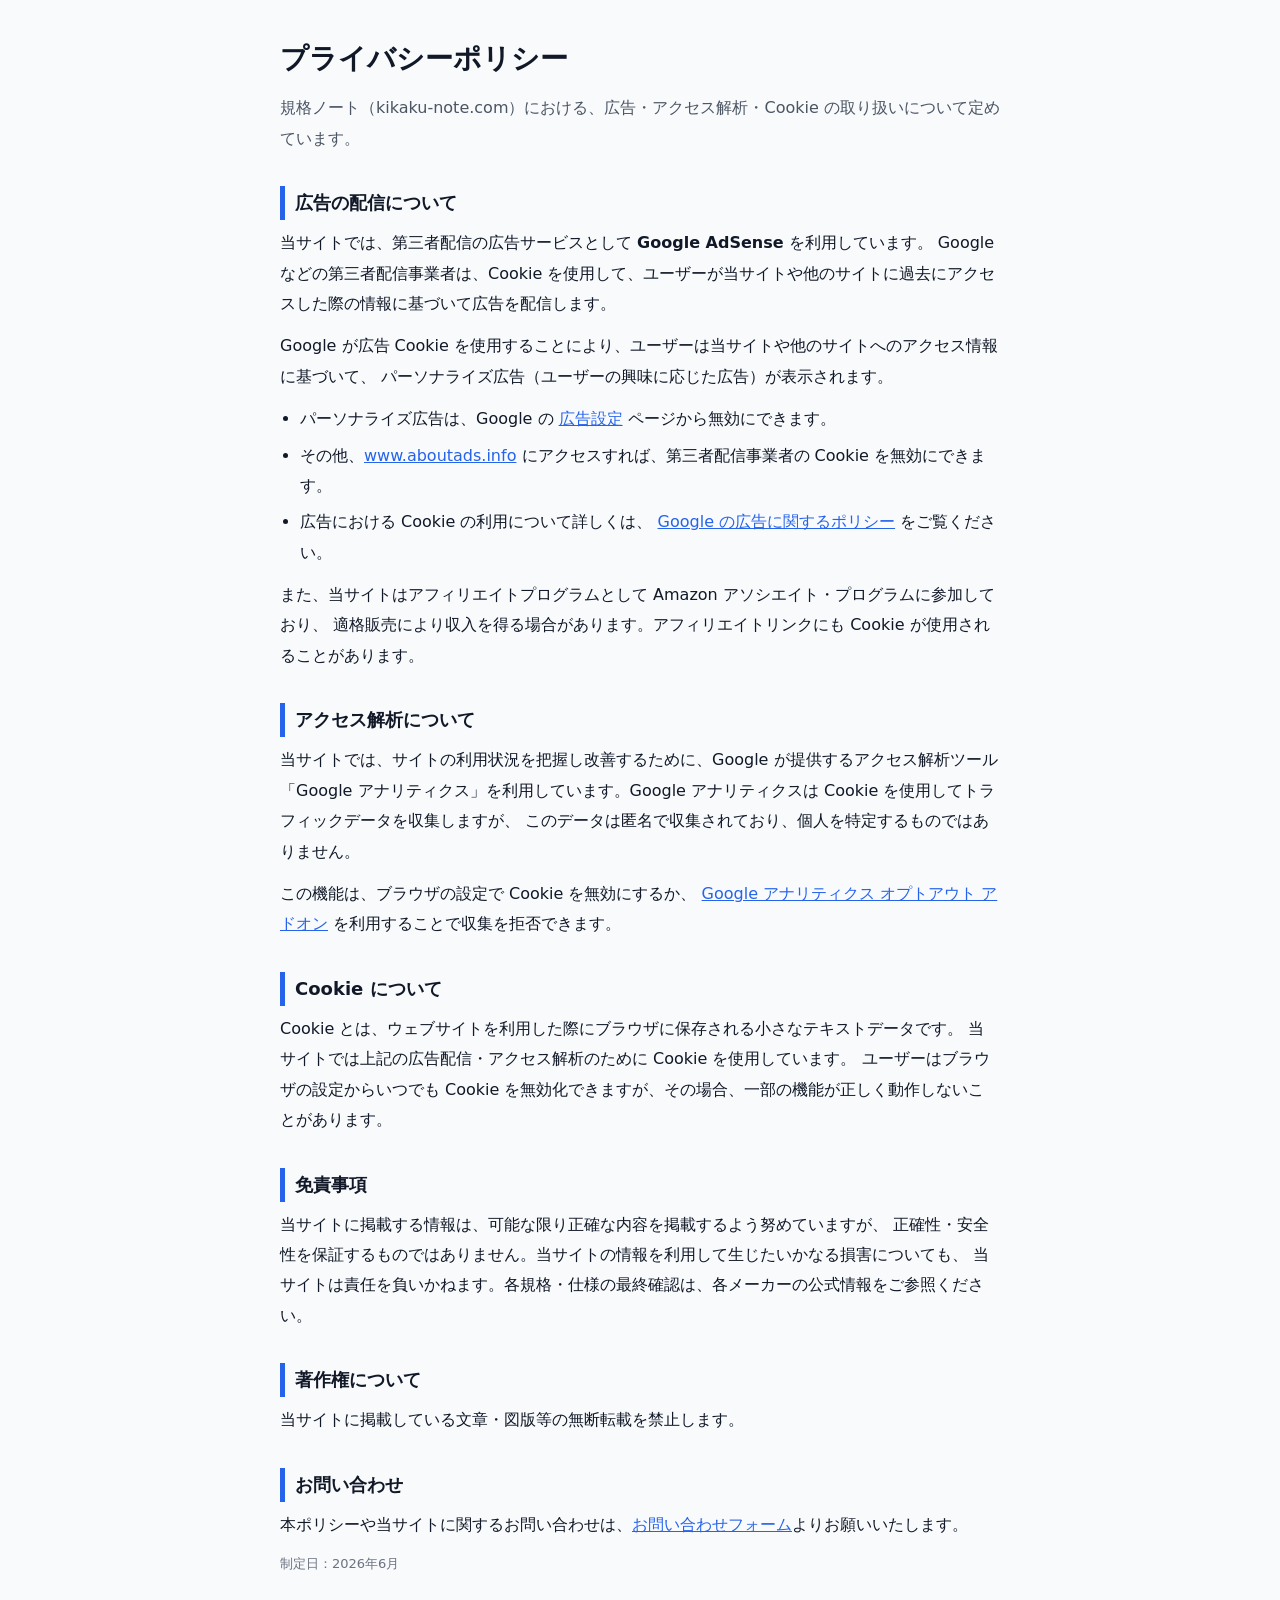
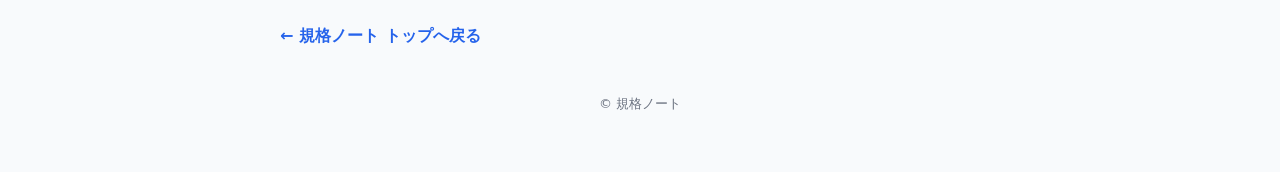
<file: privacy/index.html>
<!doctype html>
<html lang="ja">
<head>
  <meta charset="utf-8">
  <meta name="viewport" content="width=device-width, initial-scale=1">

  <title>プライバシーポリシー | 規格ノート</title>
  <meta name="description" content="規格ノートのプライバシーポリシーです。Google AdSense などの広告配信、Cookie の利用、Google アナリティクスによるアクセス解析、オプトアウト方法について記載しています。">
  <link rel="canonical" href="https://kikaku-note.com/privacy/">

  <meta name="google-adsense-account" content="ca-pub-8518063363319616">
  <script async src="https://pagead2.googlesyndication.com/pagead/js/adsbygoogle.js?client=ca-pub-8518063363319616"
    crossorigin="anonymous"></script>

  <!-- Google tag (gtag.js) -->
  <script async src="https://www.googletagmanager.com/gtag/js?id=G-C3M3YRW4B7"></script>
  <script>
    window.dataLayer = window.dataLayer || [];
    function gtag(){dataLayer.push(arguments);}
    gtag('js', new Date());
    gtag('config', 'G-C3M3YRW4B7');
  </script>

  <style>
    body {
      margin: 0;
      font-family: system-ui, -apple-system, BlinkMacSystemFont, "Segoe UI", sans-serif;
      color: #111827;
      background: #f8fafc;
      line-height: 1.9;
    }
    main {
      max-width: 720px;
      margin: 0 auto;
      padding: 32px 18px 56px;
    }
    h1 {
      font-size: 28px;
      margin: 0 0 8px;
    }
    .lead {
      color: #4b5563;
      margin: 0 0 24px;
    }
    h2 {
      font-size: 18px;
      margin: 32px 0 8px;
      border-left: 5px solid #2563eb;
      padding-left: 10px;
    }
    p { margin: 0 0 12px; }
    ul { margin: 0 0 12px; padding-left: 20px; }
    li { margin-bottom: 6px; }
    a { color: #2563eb; }
    .back {
      display: inline-block;
      margin-top: 32px;
      font-weight: 700;
      text-decoration: none;
    }
    .updated {
      color: #6b7280;
      font-size: 13px;
      margin-top: 8px;
    }
    footer {
      margin-top: 40px;
      text-align: center;
      color: #6b7280;
      font-size: 13px;
    }
  </style>
</head>
<body>
  <main>
    <h1>プライバシーポリシー</h1>
    <p class="lead">規格ノート（kikaku-note.com）における、広告・アクセス解析・Cookie の取り扱いについて定めています。</p>

    <h2>広告の配信について</h2>
    <p>
      当サイトでは、第三者配信の広告サービスとして <strong>Google AdSense</strong> を利用しています。
      Google などの第三者配信事業者は、Cookie を使用して、ユーザーが当サイトや他のサイトに過去にアクセスした際の情報に基づいて広告を配信します。
    </p>
    <p>
      Google が広告 Cookie を使用することにより、ユーザーは当サイトや他のサイトへのアクセス情報に基づいて、
      パーソナライズ広告（ユーザーの興味に応じた広告）が表示されます。
    </p>
    <ul>
      <li>
        パーソナライズ広告は、Google の
        <a href="https://www.google.com/settings/ads" target="_blank" rel="noopener">広告設定</a>
        ページから無効にできます。
      </li>
      <li>
        その他、<a href="https://www.aboutads.info/choices/" target="_blank" rel="noopener">www.aboutads.info</a>
        にアクセスすれば、第三者配信事業者の Cookie を無効にできます。
      </li>
      <li>
        広告における Cookie の利用について詳しくは、
        <a href="https://policies.google.com/technologies/ads?hl=ja" target="_blank" rel="noopener">Google の広告に関するポリシー</a>
        をご覧ください。
      </li>
    </ul>
    <p>
      また、当サイトはアフィリエイトプログラムとして Amazon アソシエイト・プログラムに参加しており、
      適格販売により収入を得る場合があります。アフィリエイトリンクにも Cookie が使用されることがあります。
    </p>

    <h2>アクセス解析について</h2>
    <p>
      当サイトでは、サイトの利用状況を把握し改善するために、Google が提供するアクセス解析ツール
      「Google アナリティクス」を利用しています。Google アナリティクスは Cookie を使用してトラフィックデータを収集しますが、
      このデータは匿名で収集されており、個人を特定するものではありません。
    </p>
    <p>
      この機能は、ブラウザの設定で Cookie を無効にするか、
      <a href="https://tools.google.com/dlpage/gaoptout?hl=ja" target="_blank" rel="noopener">Google アナリティクス オプトアウト アドオン</a>
      を利用することで収集を拒否できます。
    </p>

    <h2>Cookie について</h2>
    <p>
      Cookie とは、ウェブサイトを利用した際にブラウザに保存される小さなテキストデータです。
      当サイトでは上記の広告配信・アクセス解析のために Cookie を使用しています。
      ユーザーはブラウザの設定からいつでも Cookie を無効化できますが、その場合、一部の機能が正しく動作しないことがあります。
    </p>

    <h2>免責事項</h2>
    <p>
      当サイトに掲載する情報は、可能な限り正確な内容を掲載するよう努めていますが、
      正確性・安全性を保証するものではありません。当サイトの情報を利用して生じたいかなる損害についても、
      当サイトは責任を負いかねます。各規格・仕様の最終確認は、各メーカーの公式情報をご参照ください。
    </p>

    <h2>著作権について</h2>
    <p>当サイトに掲載している文章・図版等の無断転載を禁止します。</p>

    <h2>お問い合わせ</h2>
    <p>本ポリシーや当サイトに関するお問い合わせは、<a href="/contact/">お問い合わせフォーム</a>よりお願いいたします。</p>

    <p class="updated">制定日：2026年6月</p>

    <a class="back" href="/">← 規格ノート トップへ戻る</a>

    <footer>© 規格ノート</footer>
  </main>
</body>
</html>
</file>
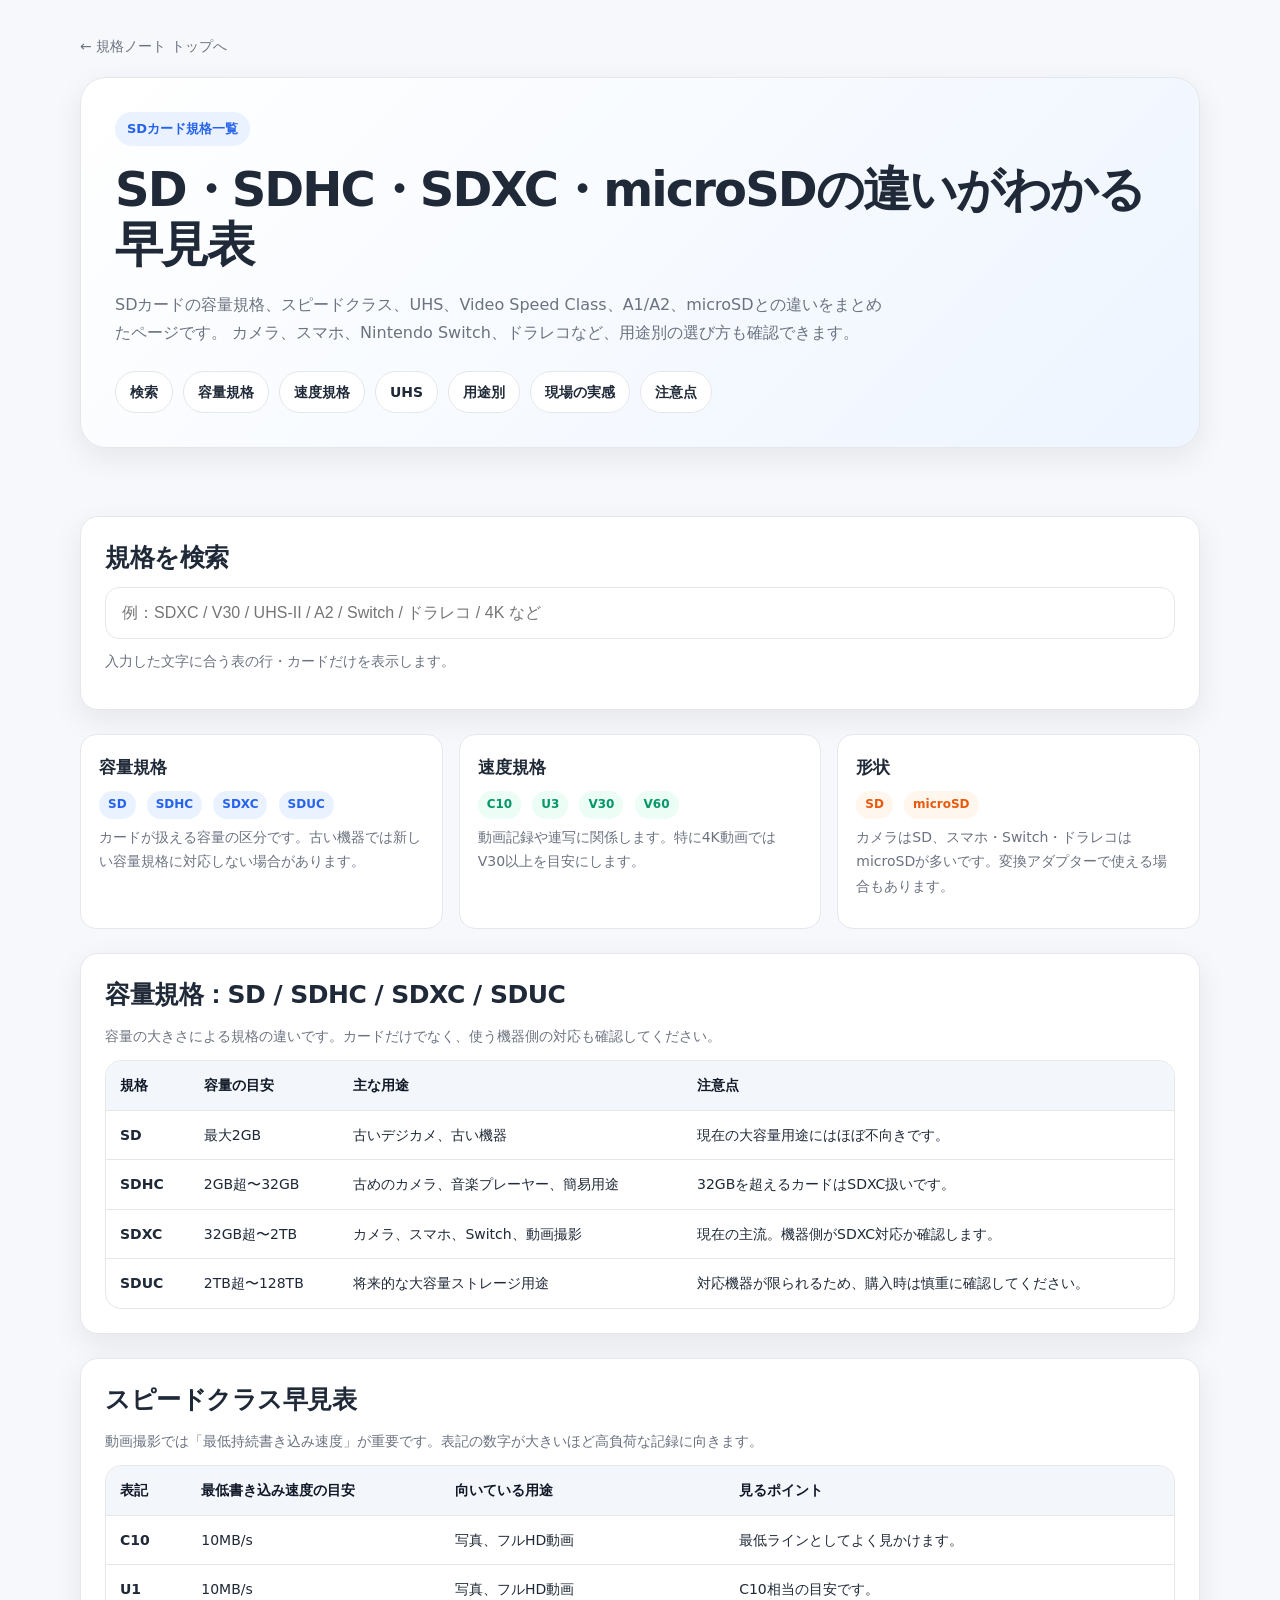
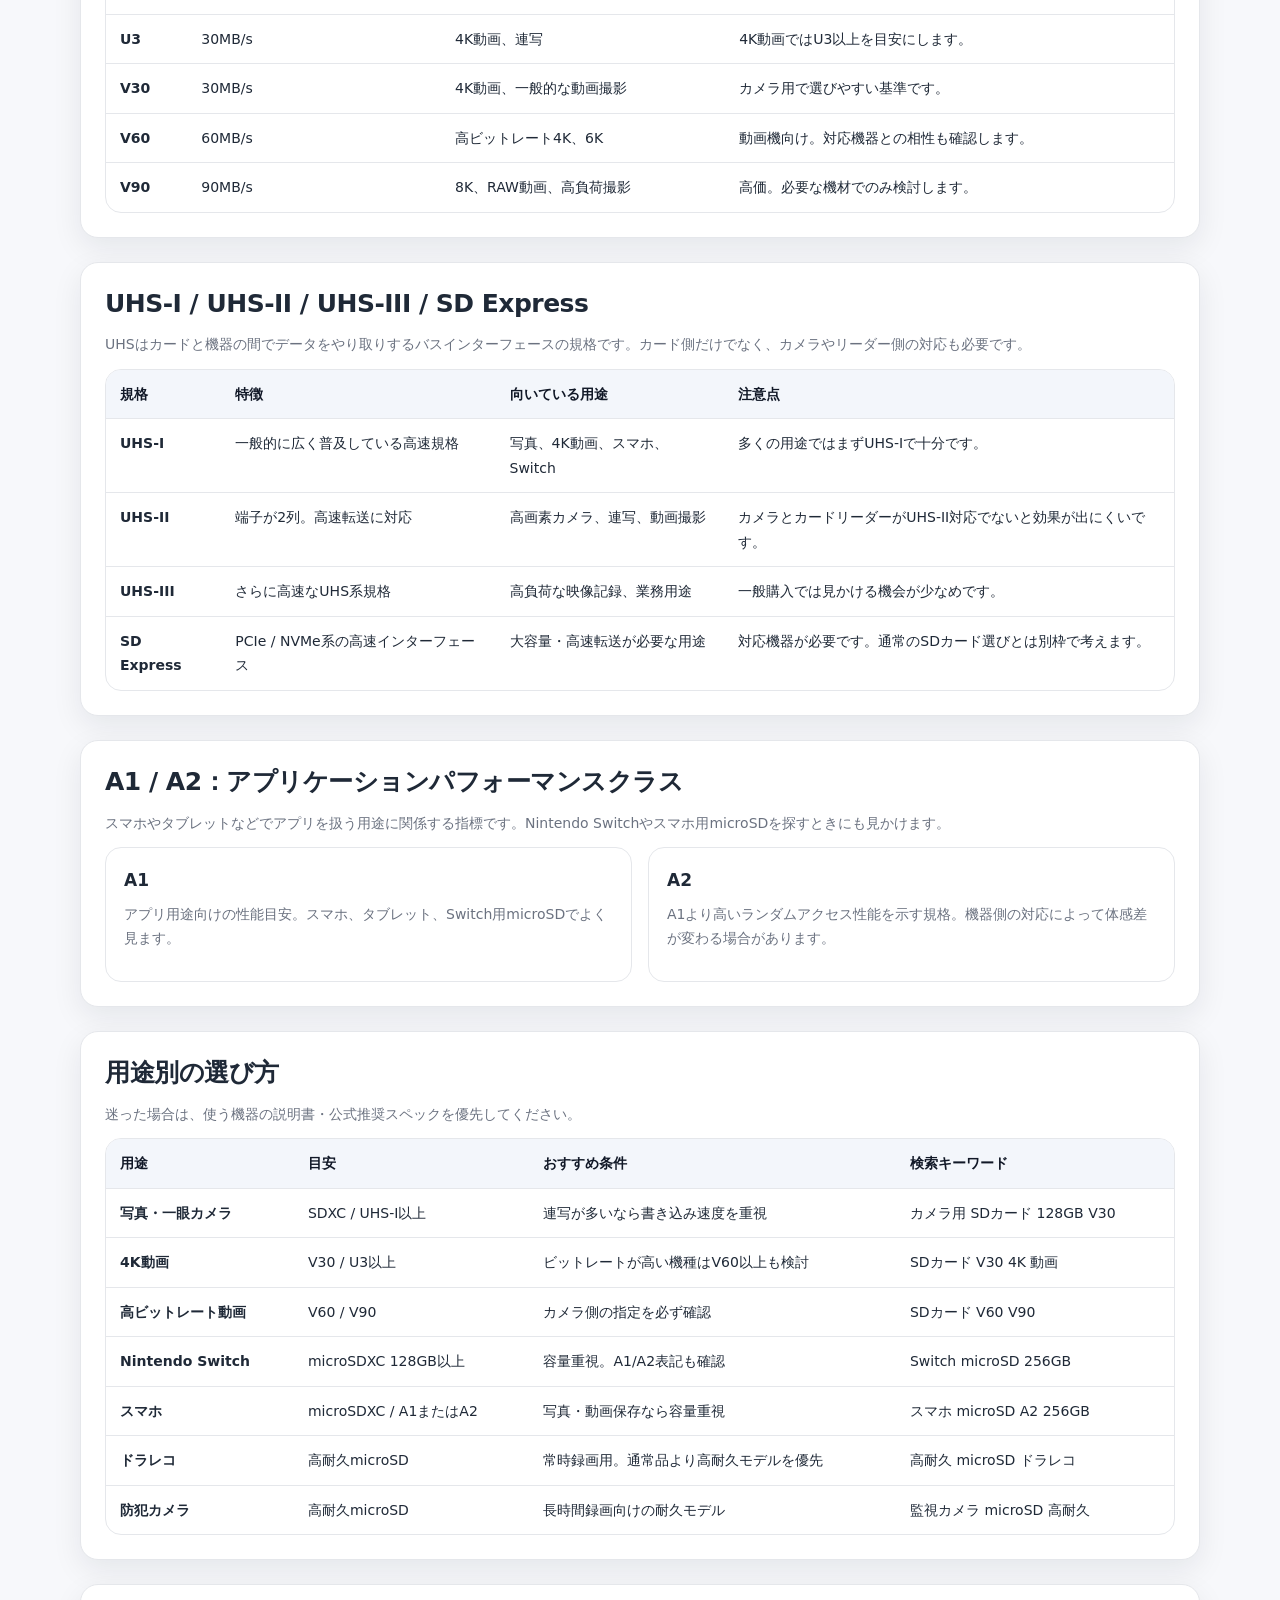
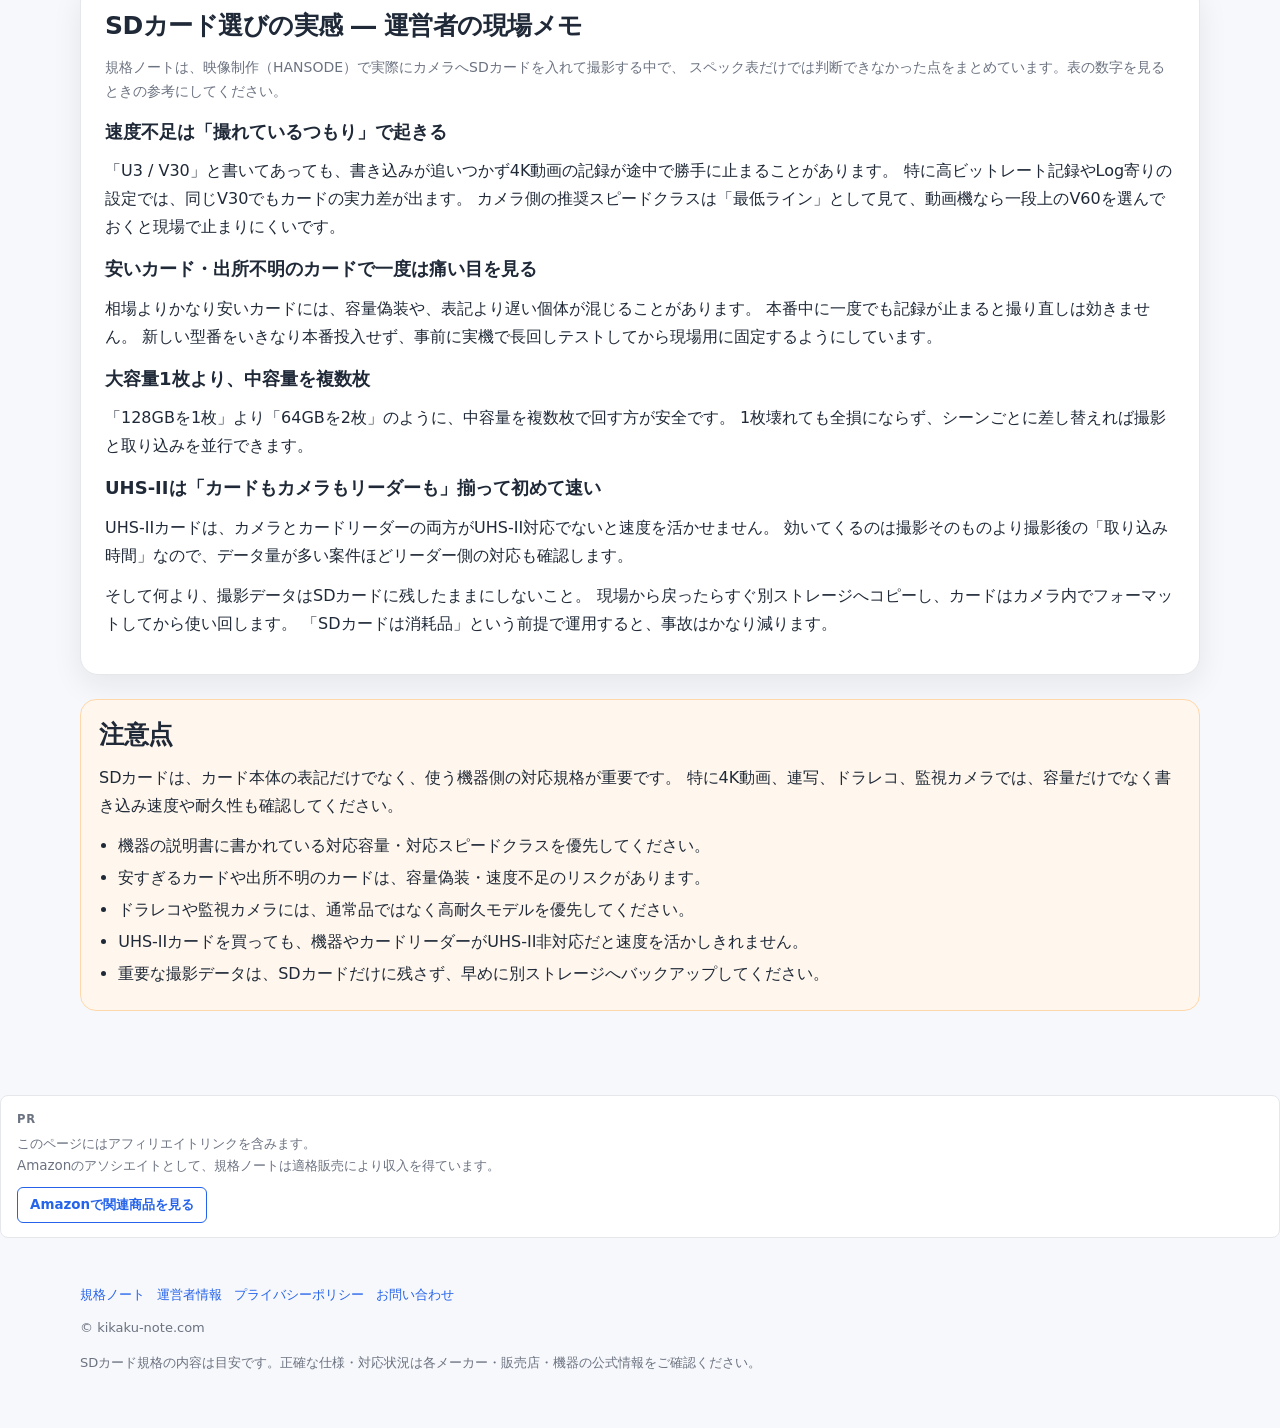
<file: sd/index.html>
<!doctype html>
<html lang="ja">
<head>
  <meta charset="utf-8">
  <meta name="viewport" content="width=device-width, initial-scale=1">
  <title>SDカード規格一覧｜SD・SDHC・SDXC・microSD・スピードクラス早見表</title>
  <meta name="description" content="SDカード、SDHC、SDXC、SDUC、microSD、UHS、V30、V60、A1、A2などの規格を一覧で確認できる早見表です。カメラ、スマホ、Switch、ドラレコ用途別の選び方もまとめています。">
  <link rel="canonical" href="https://kikaku-note.com/sd/">

  <!-- Google tag (gtag.js) -->
  <script async src="https://www.googletagmanager.com/gtag/js?id=G-C3M3YRW4B7"></script>
  <script>
    window.dataLayer = window.dataLayer || [];
    function gtag(){dataLayer.push(arguments);}
    gtag('js', new Date());
    gtag('config', 'G-C3M3YRW4B7');
  </script>

  <style>
    :root {
      --bg: #f7f8fb;
      --card: #ffffff;
      --text: #1f2937;
      --muted: #6b7280;
      --line: #e5e7eb;
      --accent: #2563eb;
      --accent-soft: #eaf1ff;
      --green: #059669;
      --green-soft: #ecfdf5;
      --orange: #ea580c;
      --orange-soft: #fff7ed;
      --radius: 18px;
      --shadow: 0 10px 30px rgba(15, 23, 42, 0.08);
    }

    * {
      box-sizing: border-box;
    }

    html {
      scroll-behavior: smooth;
    }

    body {
      margin: 0;
      font-family: system-ui, -apple-system, BlinkMacSystemFont, "Segoe UI", sans-serif;
      background: var(--bg);
      color: var(--text);
      line-height: 1.75;
    }

    a {
      color: var(--accent);
      text-decoration: none;
    }

    a:hover {
      text-decoration: underline;
    }

    .wrap {
      width: min(1120px, calc(100% - 32px));
      margin: 0 auto;
    }

    header {
      padding: 32px 0 20px;
    }

    .site-link {
      display: inline-flex;
      align-items: center;
      gap: 8px;
      color: var(--muted);
      font-size: 14px;
      margin-bottom: 18px;
    }

    .hero {
      background: linear-gradient(135deg, #ffffff 0%, #eef5ff 100%);
      border: 1px solid var(--line);
      border-radius: 26px;
      padding: 34px;
      box-shadow: var(--shadow);
    }

    .eyebrow {
      display: inline-flex;
      align-items: center;
      gap: 8px;
      padding: 6px 12px;
      border-radius: 999px;
      background: var(--accent-soft);
      color: var(--accent);
      font-weight: 700;
      font-size: 13px;
      margin-bottom: 16px;
    }

    h1 {
      margin: 0;
      font-size: clamp(30px, 5vw, 48px);
      line-height: 1.15;
      letter-spacing: -0.04em;
    }

    .lead {
      max-width: 780px;
      color: var(--muted);
      font-size: 16px;
      margin: 18px 0 0;
    }

    .quick-nav {
      display: flex;
      flex-wrap: wrap;
      gap: 10px;
      margin-top: 24px;
    }

    .quick-nav a {
      display: inline-flex;
      align-items: center;
      justify-content: center;
      min-height: 40px;
      padding: 8px 14px;
      background: var(--card);
      border: 1px solid var(--line);
      border-radius: 999px;
      color: var(--text);
      font-size: 14px;
      font-weight: 700;
    }

    main {
      padding: 24px 0 56px;
    }

    section {
      margin-top: 24px;
    }

    .card,
    .affiliate-box {
      background: var(--card);
      border: 1px solid var(--line);
      border-radius: var(--radius);
      padding: 24px;
      box-shadow: var(--shadow);
    }

    h2 {
      margin: 0 0 12px;
      font-size: 25px;
      line-height: 1.35;
      letter-spacing: -0.02em;
    }

    h3 {
      margin: 0 0 10px;
      font-size: 18px;
    }

    p {
      margin: 0 0 12px;
    }

    .muted {
      color: var(--muted);
      font-size: 14px;
    }

    .search-box {
      display: grid;
      gap: 10px;
    }

    .search-box input {
      width: 100%;
      min-height: 52px;
      border: 1px solid var(--line);
      border-radius: 14px;
      padding: 0 16px;
      font-size: 16px;
      background: #fff;
    }

    .search-box input:focus {
      outline: 3px solid rgba(37, 99, 235, 0.18);
      border-color: var(--accent);
    }

    .grid {
      display: grid;
      grid-template-columns: repeat(3, 1fr);
      gap: 16px;
    }

    .grid-2 {
      display: grid;
      grid-template-columns: repeat(2, 1fr);
      gap: 16px;
    }

    .mini-card {
      border: 1px solid var(--line);
      border-radius: 16px;
      padding: 18px;
      background: #fff;
    }

    .mini-card strong {
      display: block;
      margin-bottom: 6px;
      font-size: 17px;
    }

    .tag {
      display: inline-flex;
      align-items: center;
      justify-content: center;
      min-height: 28px;
      padding: 3px 9px;
      border-radius: 999px;
      background: var(--accent-soft);
      color: var(--accent);
      font-size: 12px;
      font-weight: 800;
      margin-right: 6px;
      margin-bottom: 6px;
    }

    .tag.green {
      background: var(--green-soft);
      color: var(--green);
    }

    .tag.orange {
      background: var(--orange-soft);
      color: var(--orange);
    }

    .table-wrap {
      overflow-x: auto;
      border: 1px solid var(--line);
      border-radius: 16px;
      background: #fff;
    }

    table {
      width: 100%;
      min-width: 760px;
      border-collapse: collapse;
      font-size: 14px;
    }

    th,
    td {
      border-bottom: 1px solid var(--line);
      padding: 12px 14px;
      text-align: left;
      vertical-align: top;
    }

    th {
      background: #f3f6fb;
      font-weight: 800;
      color: #111827;
      white-space: nowrap;
    }

    tr:last-child td {
      border-bottom: 0;
    }

    tbody tr:hover {
      background: #f9fbff;
    }

    .note {
      background: var(--orange-soft);
      border: 1px solid #fed7aa;
      border-radius: 16px;
      padding: 18px;
    }

    .note ul {
      margin: 8px 0 0;
      padding-left: 1.2em;
    }

    .note li {
      margin: 4px 0;
    }

    .affiliate-disclosure {
      background: #f9fafb;
      border: 1px dashed #cbd5e1;
      border-radius: 14px;
      padding: 12px 14px;
      color: var(--muted);
      font-size: 13px;
      margin-bottom: 14px;
    }

    .buy-grid {
      display: grid;
      grid-template-columns: repeat(2, 1fr);
      gap: 12px;
      margin-top: 12px;
    }

    .buy-link {
      display: block;
      border: 1px solid var(--line);
      border-radius: 16px;
      padding: 16px;
      background: #fff;
      color: var(--text);
    }

    .buy-link strong {
      display: block;
      color: var(--accent);
      font-size: 16px;
      margin-bottom: 4px;
    }

    footer {
      padding: 28px 0 42px;
      color: var(--muted);
      font-size: 13px;
    }

    .footer-links {
      display: flex;
      flex-wrap: wrap;
      gap: 12px;
      margin-bottom: 10px;
    }

    .hidden-row,
    .hidden-card {
      display: none;
    }

    .no-result {
      display: none;
      margin-top: 12px;
      color: var(--muted);
      font-size: 14px;
    }

    .no-result.is-show {
      display: block;
    }

    @media (max-width: 820px) {
      .hero {
        padding: 26px 22px;
      }

      .grid,
      .grid-2,
      .buy-grid {
        grid-template-columns: 1fr;
      }

      .card,
      .affiliate-box {
        padding: 20px;
      }

      table {
        min-width: 720px;
      }
    }

.affiliate-footer {
  margin: 28px 0 18px;
  padding: 14px 16px;
  border: 1px solid var(--border, var(--line, #dedbd2));
  border-radius: 8px;
  background: var(--paper, #fff);
  color: var(--muted, #666);
  font-size: 0.84rem;
  line-height: 1.65;
}

.affiliate-label {
  margin: 0 0 4px;
  font-size: 0.72rem;
  font-weight: 700;
  letter-spacing: 0.08em;
  color: var(--muted, #666);
}

.affiliate-note {
  margin: 0 0 10px;
}

.amazon-button {
  display: inline-flex;
  align-items: center;
  justify-content: center;
  min-height: 34px;
  padding: 6px 12px;
  border: 1px solid var(--accent, #006c67);
  border-radius: 6px;
  background: transparent;
  color: var(--accent-ink, var(--accent, #006c67));
  font-size: 0.84rem;
  font-weight: 700;
  text-decoration: none;
}

.amazon-button:hover,
.amazon-button:focus-visible {
  background: var(--soft, #f4f1ea);
  text-decoration: none;
}

@media (max-width: 640px) {
  .affiliate-footer {
    margin: 22px 0 14px;
    padding: 12px 14px;
  }

  .amazon-button {
    width: 100%;
  }
}
</style>
  <meta name="google-adsense-account" content="ca-pub-8518063363319616">
  <script async src="https://pagead2.googlesyndication.com/pagead/js/adsbygoogle.js?client=ca-pub-8518063363319616"
    crossorigin="anonymous"></script>
</head>

<body>
  <header>
    <div class="wrap">
      <a class="site-link" href="https://kikaku-note.com/">← 規格ノート トップへ</a>

      <div class="hero">
        <div class="eyebrow">SDカード規格一覧</div>
        <h1>SD・SDHC・SDXC・microSDの違いがわかる早見表</h1>
        <p class="lead">
          SDカードの容量規格、スピードクラス、UHS、Video Speed Class、A1/A2、microSDとの違いをまとめたページです。
          カメラ、スマホ、Nintendo Switch、ドラレコなど、用途別の選び方も確認できます。
        </p>

        <nav class="quick-nav" aria-label="ページ内メニュー">
          <a href="#search">検索</a>
          <a href="#capacity">容量規格</a>
          <a href="#speed">速度規格</a>
          <a href="#uhs">UHS</a>
          <a href="#usecase">用途別</a>
          <a href="#field">現場の実感</a>
          <a href="#notes">注意点</a>
        </nav>
      </div>
    </div>
  </header>

  <main>
    <div class="wrap">

      <section id="search" class="card">
        <h2>規格を検索</h2>
        <div class="search-box">
          <input id="specSearch" type="search" placeholder="例：SDXC / V30 / UHS-II / A2 / Switch / ドラレコ / 4K など">
          <p class="muted">入力した文字に合う表の行・カードだけを表示します。</p>
          <p id="noResult" class="no-result">一致する規格が見つかりませんでした。</p>
        </div>
      </section>

      <section class="grid">
        <div class="mini-card search-item" data-search="sd sdhc sdxc sduc 容量 2gb 32gb 2tb 128tb">
          <strong>容量規格</strong>
          <span class="tag">SD</span>
          <span class="tag">SDHC</span>
          <span class="tag">SDXC</span>
          <span class="tag">SDUC</span>
          <p class="muted">カードが扱える容量の区分です。古い機器では新しい容量規格に対応しない場合があります。</p>
        </div>

        <div class="mini-card search-item" data-search="speed class c10 u1 u3 v30 v60 v90 最低書き込み速度 動画 4k 8k">
          <strong>速度規格</strong>
          <span class="tag green">C10</span>
          <span class="tag green">U3</span>
          <span class="tag green">V30</span>
          <span class="tag green">V60</span>
          <p class="muted">動画記録や連写に関係します。特に4K動画ではV30以上を目安にします。</p>
        </div>

        <div class="mini-card search-item" data-search="micro sd microsd sdカード フルサイズ adapter アダプター スマホ switch ドラレコ">
          <strong>形状</strong>
          <span class="tag orange">SD</span>
          <span class="tag orange">microSD</span>
          <p class="muted">カメラはSD、スマホ・Switch・ドラレコはmicroSDが多いです。変換アダプターで使える場合もあります。</p>
        </div>
      </section>

      <section id="capacity" class="card">
        <h2>容量規格：SD / SDHC / SDXC / SDUC</h2>
        <p class="muted">容量の大きさによる規格の違いです。カードだけでなく、使う機器側の対応も確認してください。</p>

        <div class="table-wrap">
          <table>
            <thead>
              <tr>
                <th>規格</th>
                <th>容量の目安</th>
                <th>主な用途</th>
                <th>注意点</th>
              </tr>
            </thead>
            <tbody>
              <tr class="search-item" data-search="sd 容量 2gb まで 古い機器">
                <td><strong>SD</strong></td>
                <td>最大2GB</td>
                <td>古いデジカメ、古い機器</td>
                <td>現在の大容量用途にはほぼ不向きです。</td>
              </tr>
              <tr class="search-item" data-search="sdhc 容量 2gb超 32gb まで fat32">
                <td><strong>SDHC</strong></td>
                <td>2GB超〜32GB</td>
                <td>古めのカメラ、音楽プレーヤー、簡易用途</td>
                <td>32GBを超えるカードはSDXC扱いです。</td>
              </tr>
              <tr class="search-item" data-search="sdxc 容量 32gb超 2tb まで exfat カメラ switch スマホ">
                <td><strong>SDXC</strong></td>
                <td>32GB超〜2TB</td>
                <td>カメラ、スマホ、Switch、動画撮影</td>
                <td>現在の主流。機器側がSDXC対応か確認します。</td>
              </tr>
              <tr class="search-item" data-search="sduc 容量 2tb超 128tb まで 将来規格 大容量">
                <td><strong>SDUC</strong></td>
                <td>2TB超〜128TB</td>
                <td>将来的な大容量ストレージ用途</td>
                <td>対応機器が限られるため、購入時は慎重に確認してください。</td>
              </tr>
            </tbody>
          </table>
        </div>
      </section>

      <section id="speed" class="card">
        <h2>スピードクラス早見表</h2>
        <p class="muted">動画撮影では「最低持続書き込み速度」が重要です。表記の数字が大きいほど高負荷な記録に向きます。</p>

        <div class="table-wrap">
          <table>
            <thead>
              <tr>
                <th>表記</th>
                <th>最低書き込み速度の目安</th>
                <th>向いている用途</th>
                <th>見るポイント</th>
              </tr>
            </thead>
            <tbody>
              <tr class="search-item" data-search="class 10 c10 10mb s full hd">
                <td><strong>C10</strong></td>
                <td>10MB/s</td>
                <td>写真、フルHD動画</td>
                <td>最低ラインとしてよく見かけます。</td>
              </tr>
              <tr class="search-item" data-search="uhs speed class u1 10mb s full hd">
                <td><strong>U1</strong></td>
                <td>10MB/s</td>
                <td>写真、フルHD動画</td>
                <td>C10相当の目安です。</td>
              </tr>
              <tr class="search-item" data-search="uhs speed class u3 30mb s 4k">
                <td><strong>U3</strong></td>
                <td>30MB/s</td>
                <td>4K動画、連写</td>
                <td>4K動画ではU3以上を目安にします。</td>
              </tr>
              <tr class="search-item" data-search="video speed class v30 30mb s 4k">
                <td><strong>V30</strong></td>
                <td>30MB/s</td>
                <td>4K動画、一般的な動画撮影</td>
                <td>カメラ用で選びやすい基準です。</td>
              </tr>
              <tr class="search-item" data-search="video speed class v60 60mb s 4k 6k 高ビットレート">
                <td><strong>V60</strong></td>
                <td>60MB/s</td>
                <td>高ビットレート4K、6K</td>
                <td>動画機向け。対応機器との相性も確認します。</td>
              </tr>
              <tr class="search-item" data-search="video speed class v90 90mb s 8k raw 高ビットレート">
                <td><strong>V90</strong></td>
                <td>90MB/s</td>
                <td>8K、RAW動画、高負荷撮影</td>
                <td>高価。必要な機材でのみ検討します。</td>
              </tr>
            </tbody>
          </table>
        </div>
      </section>

      <section id="uhs" class="card">
        <h2>UHS-I / UHS-II / UHS-III / SD Express</h2>
        <p class="muted">UHSはカードと機器の間でデータをやり取りするバスインターフェースの規格です。カード側だけでなく、カメラやリーダー側の対応も必要です。</p>

        <div class="table-wrap">
          <table>
            <thead>
              <tr>
                <th>規格</th>
                <th>特徴</th>
                <th>向いている用途</th>
                <th>注意点</th>
              </tr>
            </thead>
            <tbody>
              <tr class="search-item" data-search="uhs-i uhs1 一般的 カメラ スマホ switch">
                <td><strong>UHS-I</strong></td>
                <td>一般的に広く普及している高速規格</td>
                <td>写真、4K動画、スマホ、Switch</td>
                <td>多くの用途ではまずUHS-Iで十分です。</td>
              </tr>
              <tr class="search-item" data-search="uhs-ii uhs2 二列端子 高速カメラ 連写 動画">
                <td><strong>UHS-II</strong></td>
                <td>端子が2列。高速転送に対応</td>
                <td>高画素カメラ、連写、動画撮影</td>
                <td>カメラとカードリーダーがUHS-II対応でないと効果が出にくいです。</td>
              </tr>
              <tr class="search-item" data-search="uhs-iii uhs3 高速 将来規格">
                <td><strong>UHS-III</strong></td>
                <td>さらに高速なUHS系規格</td>
                <td>高負荷な映像記録、業務用途</td>
                <td>一般購入では見かける機会が少なめです。</td>
              </tr>
              <tr class="search-item" data-search="sd express pcie nvme 高速 ssd級">
                <td><strong>SD Express</strong></td>
                <td>PCIe / NVMe系の高速インターフェース</td>
                <td>大容量・高速転送が必要な用途</td>
                <td>対応機器が必要です。通常のSDカード選びとは別枠で考えます。</td>
              </tr>
            </tbody>
          </table>
        </div>
      </section>

      <section id="app" class="card">
        <h2>A1 / A2：アプリケーションパフォーマンスクラス</h2>
        <p class="muted">スマホやタブレットなどでアプリを扱う用途に関係する指標です。Nintendo Switchやスマホ用microSDを探すときにも見かけます。</p>

        <div class="grid-2">
          <div class="mini-card search-item" data-search="a1 application performance class スマホ switch microSD">
            <strong>A1</strong>
            <p class="muted">アプリ用途向けの性能目安。スマホ、タブレット、Switch用microSDでよく見ます。</p>
          </div>
          <div class="mini-card search-item" data-search="a2 application performance class 高速 スマホ microSD">
            <strong>A2</strong>
            <p class="muted">A1より高いランダムアクセス性能を示す規格。機器側の対応によって体感差が変わる場合があります。</p>
          </div>
        </div>
      </section>

      <section id="usecase" class="card">
        <h2>用途別の選び方</h2>
        <p class="muted">迷った場合は、使う機器の説明書・公式推奨スペックを優先してください。</p>

        <div class="table-wrap">
          <table>
            <thead>
              <tr>
                <th>用途</th>
                <th>目安</th>
                <th>おすすめ条件</th>
                <th>検索キーワード</th>
              </tr>
            </thead>
            <tbody>
              <tr class="search-item" data-search="カメラ 写真 一眼 ミラーレス sdxc uhs-i v30">
                <td><strong>写真・一眼カメラ</strong></td>
                <td>SDXC / UHS-I以上</td>
                <td>連写が多いなら書き込み速度を重視</td>
                <td>カメラ用 SDカード 128GB V30</td>
              </tr>
              <tr class="search-item" data-search="4k 動画 カメラ v30 u3 sdxc">
                <td><strong>4K動画</strong></td>
                <td>V30 / U3以上</td>
                <td>ビットレートが高い機種はV60以上も検討</td>
                <td>SDカード V30 4K 動画</td>
              </tr>
              <tr class="search-item" data-search="高ビットレート 動画 v60 v90 6k 8k raw">
                <td><strong>高ビットレート動画</strong></td>
                <td>V60 / V90</td>
                <td>カメラ側の指定を必ず確認</td>
                <td>SDカード V60 V90</td>
              </tr>
              <tr class="search-item" data-search="Nintendo Switch switch microSD SDXC 128GB 256GB A1 A2">
                <td><strong>Nintendo Switch</strong></td>
                <td>microSDXC 128GB以上</td>
                <td>容量重視。A1/A2表記も確認</td>
                <td>Switch microSD 256GB</td>
              </tr>
              <tr class="search-item" data-search="スマホ android microSD A1 A2 128GB 256GB">
                <td><strong>スマホ</strong></td>
                <td>microSDXC / A1またはA2</td>
                <td>写真・動画保存なら容量重視</td>
                <td>スマホ microSD A2 256GB</td>
              </tr>
              <tr class="search-item" data-search="ドラレコ ドライブレコーダー 高耐久 microSD endurance">
                <td><strong>ドラレコ</strong></td>
                <td>高耐久microSD</td>
                <td>常時録画用。通常品より高耐久モデルを優先</td>
                <td>高耐久 microSD ドラレコ</td>
              </tr>
              <tr class="search-item" data-search="防犯カメラ 監視カメラ 高耐久 microSD endurance">
                <td><strong>防犯カメラ</strong></td>
                <td>高耐久microSD</td>
                <td>長時間録画向けの耐久モデル</td>
                <td>監視カメラ microSD 高耐久</td>
              </tr>
            </tbody>
          </table>
        </div>
      </section>

      <section id="field" class="card">
        <h2>SDカード選びの実感 ― 運営者の現場メモ</h2>
        <p class="muted">
          規格ノートは、映像制作（HANSODE）で実際にカメラへSDカードを入れて撮影する中で、
          スペック表だけでは判断できなかった点をまとめています。表の数字を見るときの参考にしてください。
        </p>

        <h3>速度不足は「撮れているつもり」で起きる</h3>
        <p>
          「U3 / V30」と書いてあっても、書き込みが追いつかず4K動画の記録が途中で勝手に止まることがあります。
          特に高ビットレート記録やLog寄りの設定では、同じV30でもカードの実力差が出ます。
          カメラ側の推奨スピードクラスは「最低ライン」として見て、動画機なら一段上のV60を選んでおくと現場で止まりにくいです。
        </p>

        <h3>安いカード・出所不明のカードで一度は痛い目を見る</h3>
        <p>
          相場よりかなり安いカードには、容量偽装や、表記より遅い個体が混じることがあります。
          本番中に一度でも記録が止まると撮り直しは効きません。
          新しい型番をいきなり本番投入せず、事前に実機で長回しテストしてから現場用に固定するようにしています。
        </p>

        <h3>大容量1枚より、中容量を複数枚</h3>
        <p>
          「128GBを1枚」より「64GBを2枚」のように、中容量を複数枚で回す方が安全です。
          1枚壊れても全損にならず、シーンごとに差し替えれば撮影と取り込みを並行できます。
        </p>

        <h3>UHS-IIは「カードもカメラもリーダーも」揃って初めて速い</h3>
        <p>
          UHS-IIカードは、カメラとカードリーダーの両方がUHS-II対応でないと速度を活かせません。
          効いてくるのは撮影そのものより撮影後の「取り込み時間」なので、データ量が多い案件ほどリーダー側の対応も確認します。
        </p>

        <p>
          そして何より、撮影データはSDカードに残したままにしないこと。
          現場から戻ったらすぐ別ストレージへコピーし、カードはカメラ内でフォーマットしてから使い回します。
          「SDカードは消耗品」という前提で運用すると、事故はかなり減ります。
        </p>
      </section>

      <section id="notes" class="note">
        <h2>注意点</h2>
        <p>
          SDカードは、カード本体の表記だけでなく、使う機器側の対応規格が重要です。
          特に4K動画、連写、ドラレコ、監視カメラでは、容量だけでなく書き込み速度や耐久性も確認してください。
        </p>
        <ul>
          <li>機器の説明書に書かれている対応容量・対応スピードクラスを優先してください。</li>
          <li>安すぎるカードや出所不明のカードは、容量偽装・速度不足のリスクがあります。</li>
          <li>ドラレコや監視カメラには、通常品ではなく高耐久モデルを優先してください。</li>
          <li>UHS-IIカードを買っても、機器やカードリーダーがUHS-II非対応だと速度を活かしきれません。</li>
          <li>重要な撮影データは、SDカードだけに残さず、早めに別ストレージへバックアップしてください。</li>
        </ul>
      </section>

    </div>
  </main>

  <section class="affiliate-footer" aria-label="広告とAmazonアソシエイトについて">
    <p class="affiliate-label">PR</p>
    <p class="affiliate-note">このページにはアフィリエイトリンクを含みます。<br>Amazonのアソシエイトとして、規格ノートは適格販売により収入を得ています。</p>
    <a class="amazon-button" href="https://www.amazon.co.jp/s?k=SDカード&tag=kikakunote-sd-22" target="_blank" rel="nofollow sponsored noopener">Amazonで関連商品を見る</a>
  </section>

  <footer>
    <div class="wrap">
      <div class="footer-links">
        <a href="https://kikaku-note.com/">規格ノート</a>
        <a href="https://kikaku-note.com/about/">運営者情報</a>
        <a href="https://kikaku-note.com/privacy/">プライバシーポリシー</a>
        <a href="https://kikaku-note.com/contact/">お問い合わせ</a>
      </div>
      <p>© kikaku-note.com</p>
      <p>SDカード規格の内容は目安です。正確な仕様・対応状況は各メーカー・販売店・機器の公式情報をご確認ください。</p>
    </div>
  </footer>

  <script>
    const searchInput = document.getElementById('specSearch');
    const items = Array.from(document.querySelectorAll('.search-item'));
    const noResult = document.getElementById('noResult');

    searchInput.addEventListener('input', () => {
      const keyword = searchInput.value.trim().toLowerCase();
      let visibleCount = 0;

      items.forEach(item => {
        const text = (item.textContent + ' ' + (item.dataset.search || '')).toLowerCase();
        const isMatch = keyword === '' || text.includes(keyword);

        if (item.tagName.toLowerCase() === 'tr') {
          item.classList.toggle('hidden-row', !isMatch);
        } else {
          item.classList.toggle('hidden-card', !isMatch);
        }

        if (isMatch) {
          visibleCount++;
        }
      });

      noResult.classList.toggle('is-show', keyword !== '' && visibleCount === 0);
    });
  </script>
</body>
</html>
</file>
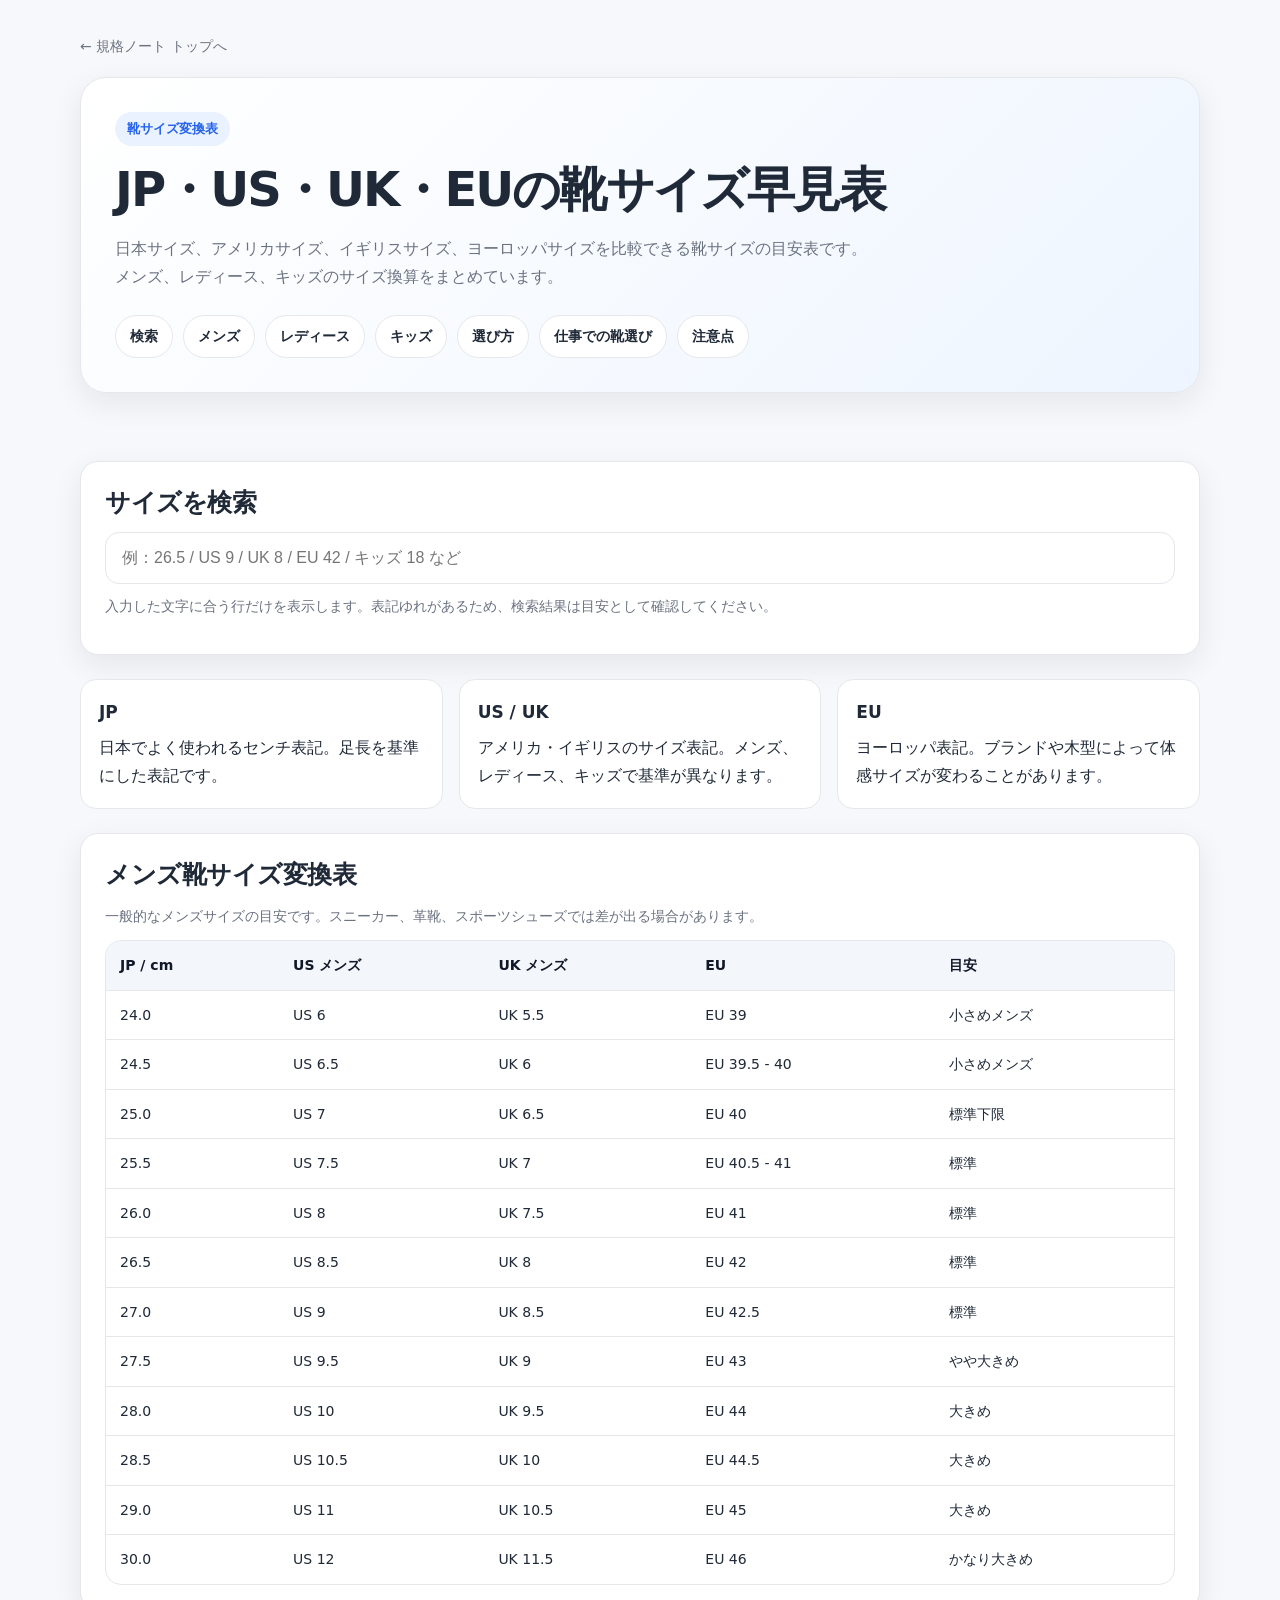
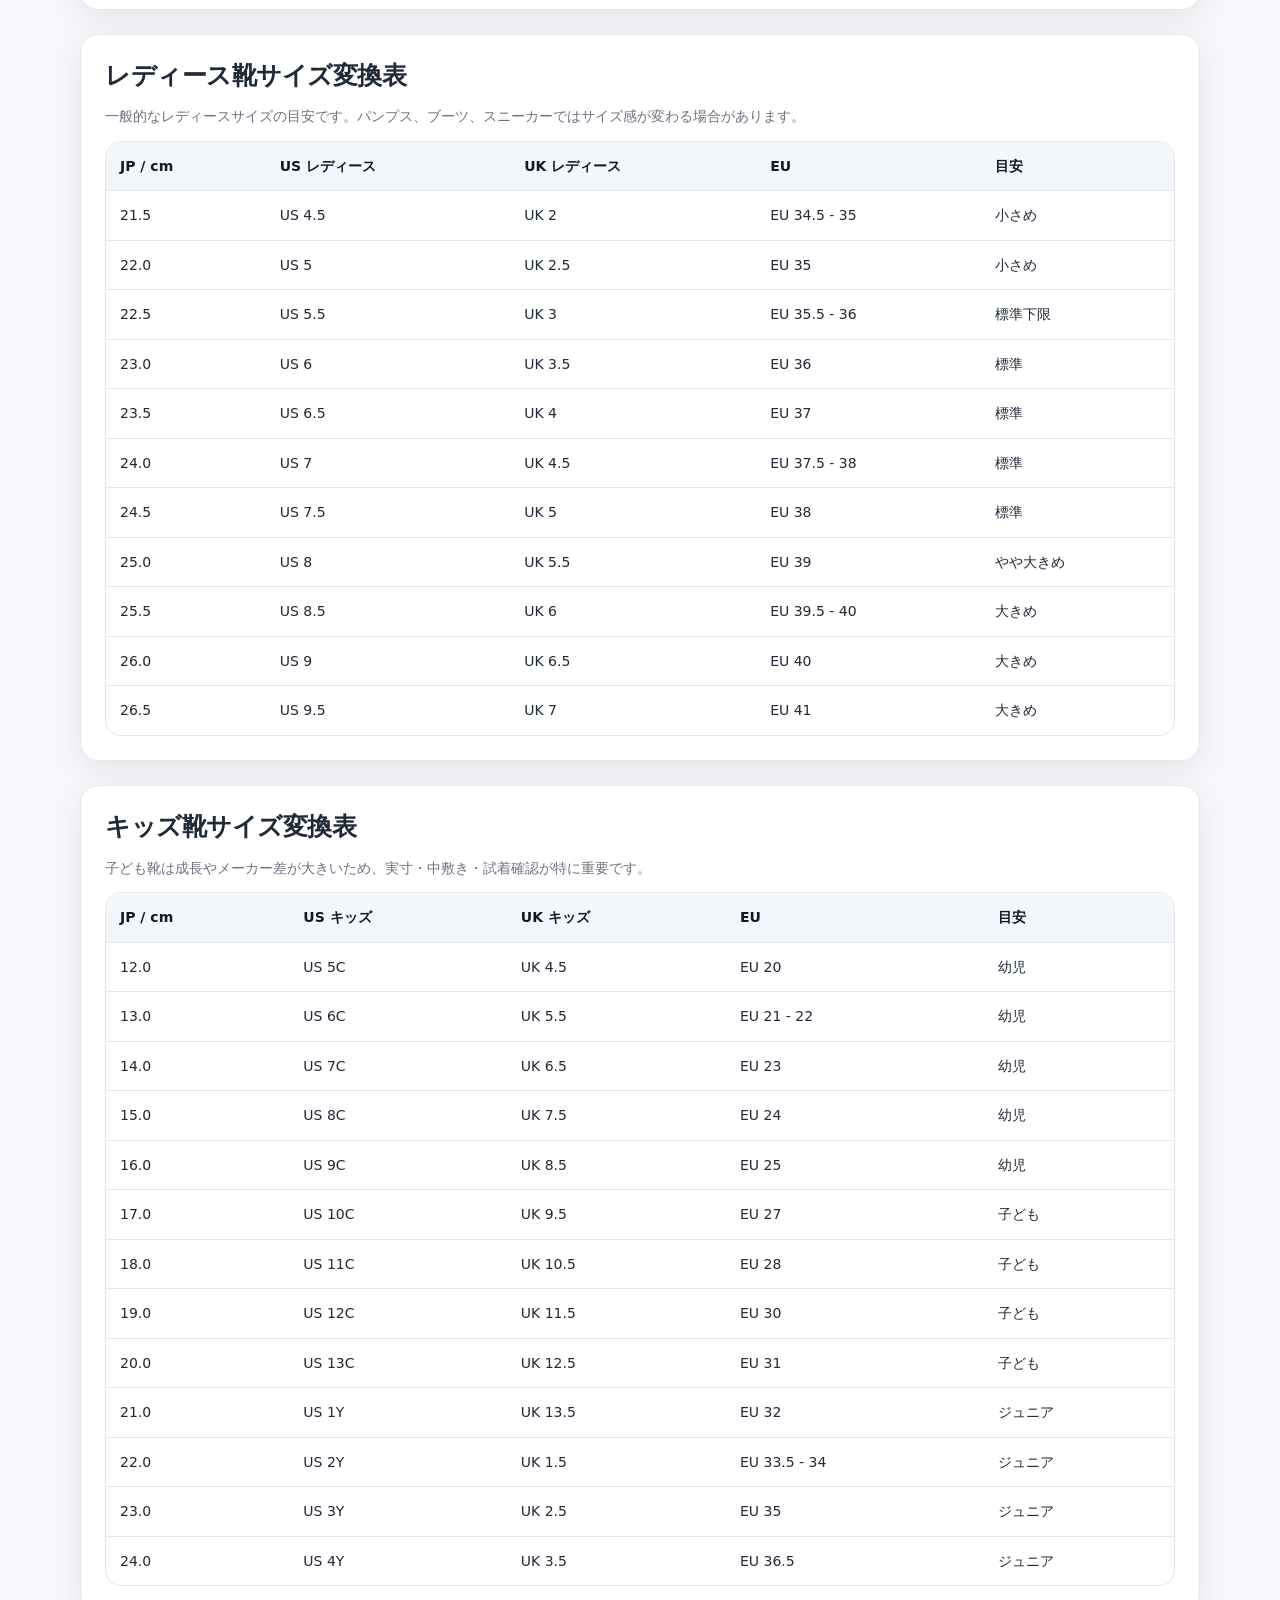
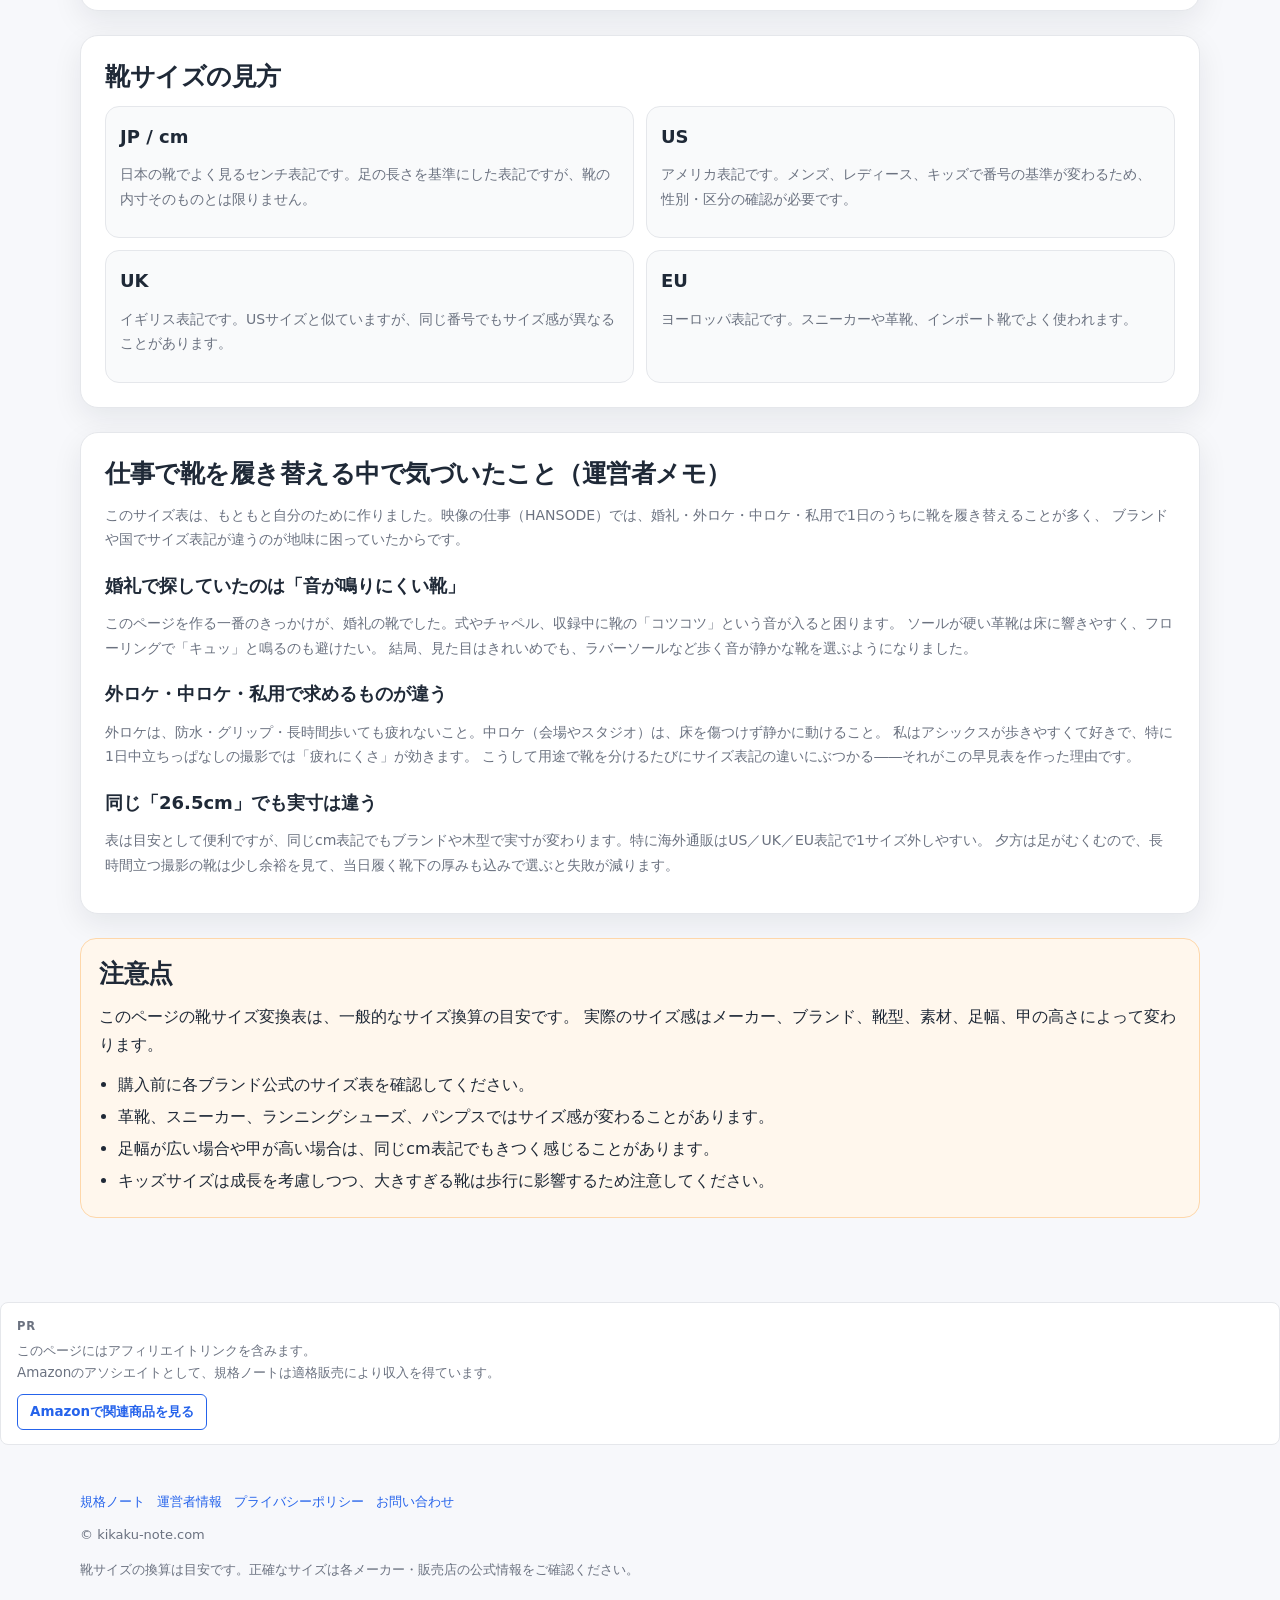
<file: shoes/index.html>
<!doctype html>
<html lang="ja">
<head>
  <meta charset="utf-8">
  <meta name="viewport" content="width=device-width, initial-scale=1">
  <title>靴サイズ変換表｜JP・US・UK・EU サイズ早見表</title>
  <meta name="description" content="靴サイズのJP、US、UK、EU表記を比較できる早見表です。メンズ、レディース、キッズのサイズ換算目安を一覧で確認できます。">
  <link rel="canonical" href="https://kikaku-note.com/shoes/">

  <!-- Google tag (gtag.js) -->
  <script async src="https://www.googletagmanager.com/gtag/js?id=G-C3M3YRW4B7"></script>
  <script>
    window.dataLayer = window.dataLayer || [];
    function gtag(){dataLayer.push(arguments);}
    gtag('js', new Date());
    gtag('config', 'G-C3M3YRW4B7');
  </script>

  <style>
    :root {
      --bg: #f7f8fb;
      --card: #ffffff;
      --text: #1f2937;
      --muted: #6b7280;
      --line: #e5e7eb;
      --accent: #2563eb;
      --accent-soft: #eaf1ff;
      --warning: #fff7ed;
      --warning-border: #fed7aa;
      --radius: 18px;
      --shadow: 0 10px 30px rgba(15, 23, 42, 0.08);
    }

    * {
      box-sizing: border-box;
    }

    html {
      scroll-behavior: smooth;
    }

    body {
      margin: 0;
      font-family: system-ui, -apple-system, BlinkMacSystemFont, "Segoe UI", sans-serif;
      background: var(--bg);
      color: var(--text);
      line-height: 1.75;
    }

    a {
      color: var(--accent);
      text-decoration: none;
    }

    a:hover {
      text-decoration: underline;
    }

    .wrap {
      width: min(1120px, calc(100% - 32px));
      margin: 0 auto;
    }

    header {
      padding: 32px 0 20px;
    }

    .site-link {
      display: inline-flex;
      align-items: center;
      gap: 8px;
      color: var(--muted);
      font-size: 14px;
      margin-bottom: 18px;
    }

    .hero {
      background: linear-gradient(135deg, #ffffff 0%, #eef5ff 100%);
      border: 1px solid var(--line);
      border-radius: 26px;
      padding: 34px;
      box-shadow: var(--shadow);
    }

    .eyebrow {
      display: inline-flex;
      align-items: center;
      gap: 8px;
      padding: 6px 12px;
      border-radius: 999px;
      background: var(--accent-soft);
      color: var(--accent);
      font-weight: 700;
      font-size: 13px;
      margin-bottom: 16px;
    }

    h1 {
      margin: 0;
      font-size: clamp(30px, 5vw, 48px);
      line-height: 1.15;
      letter-spacing: -0.04em;
    }

    .lead {
      max-width: 760px;
      color: var(--muted);
      font-size: 16px;
      margin: 18px 0 0;
    }

    .quick-nav {
      display: flex;
      flex-wrap: wrap;
      gap: 10px;
      margin-top: 24px;
    }

    .quick-nav a {
      display: inline-flex;
      align-items: center;
      justify-content: center;
      min-height: 40px;
      padding: 8px 14px;
      background: var(--card);
      border: 1px solid var(--line);
      border-radius: 999px;
      color: var(--text);
      font-size: 14px;
      font-weight: 700;
    }

    main {
      padding: 24px 0 56px;
    }

    section {
      margin-top: 24px;
    }

    .card {
      background: var(--card);
      border: 1px solid var(--line);
      border-radius: var(--radius);
      padding: 24px;
      box-shadow: var(--shadow);
    }

    h2 {
      margin: 0 0 12px;
      font-size: 25px;
      line-height: 1.35;
      letter-spacing: -0.02em;
    }

    h3 {
      margin: 0 0 10px;
      font-size: 18px;
    }

    p {
      margin: 0 0 12px;
    }

    .muted {
      color: var(--muted);
      font-size: 14px;
    }

    .search-box {
      display: grid;
      gap: 10px;
    }

    .search-box input {
      width: 100%;
      min-height: 52px;
      border: 1px solid var(--line);
      border-radius: 14px;
      padding: 0 16px;
      font-size: 16px;
      background: #fff;
    }

    .search-box input:focus {
      outline: 3px solid rgba(37, 99, 235, 0.18);
      border-color: var(--accent);
    }

    .grid {
      display: grid;
      grid-template-columns: repeat(3, 1fr);
      gap: 16px;
    }

    .mini-card {
      border: 1px solid var(--line);
      border-radius: 16px;
      padding: 18px;
      background: #fff;
    }

    .mini-card strong {
      display: block;
      margin-bottom: 6px;
      font-size: 17px;
    }

    .table-wrap {
      overflow-x: auto;
      border: 1px solid var(--line);
      border-radius: 16px;
      background: #fff;
    }

    table {
      width: 100%;
      min-width: 680px;
      border-collapse: collapse;
      font-size: 14px;
    }

    th,
    td {
      border-bottom: 1px solid var(--line);
      padding: 12px 14px;
      text-align: left;
      white-space: nowrap;
    }

    th {
      background: #f3f6fb;
      font-weight: 800;
      color: #111827;
    }

    tr:last-child td {
      border-bottom: 0;
    }

    tbody tr:hover {
      background: #f9fbff;
    }

    .note {
      background: var(--warning);
      border: 1px solid var(--warning-border);
      border-radius: 16px;
      padding: 18px;
    }

    .note ul {
      margin: 8px 0 0;
      padding-left: 1.2em;
    }

    .note li {
      margin: 4px 0;
    }

    .brand-list {
      display: grid;
      grid-template-columns: repeat(2, 1fr);
      gap: 12px;
      margin-top: 12px;
    }

    .brand-list div {
      background: #f9fafb;
      border: 1px solid var(--line);
      border-radius: 14px;
      padding: 14px;
    }

    footer {
      padding: 28px 0 42px;
      color: var(--muted);
      font-size: 13px;
    }

    .footer-links {
      display: flex;
      flex-wrap: wrap;
      gap: 12px;
      margin-bottom: 10px;
    }

    .hidden-row {
      display: none;
    }

    .no-result {
      display: none;
      margin-top: 12px;
      color: var(--muted);
      font-size: 14px;
    }

    .no-result.is-show {
      display: block;
    }

    @media (max-width: 820px) {
      .hero {
        padding: 26px 22px;
      }

      .grid,
      .brand-list {
        grid-template-columns: 1fr;
      }

      .card {
        padding: 20px;
      }

      table {
        min-width: 620px;
      }
    }

.affiliate-footer {
  margin: 28px 0 18px;
  padding: 14px 16px;
  border: 1px solid var(--border, var(--line, #dedbd2));
  border-radius: 8px;
  background: var(--paper, #fff);
  color: var(--muted, #666);
  font-size: 0.84rem;
  line-height: 1.65;
}

.affiliate-label {
  margin: 0 0 4px;
  font-size: 0.72rem;
  font-weight: 700;
  letter-spacing: 0.08em;
  color: var(--muted, #666);
}

.affiliate-note {
  margin: 0 0 10px;
}

.amazon-button {
  display: inline-flex;
  align-items: center;
  justify-content: center;
  min-height: 34px;
  padding: 6px 12px;
  border: 1px solid var(--accent, #006c67);
  border-radius: 6px;
  background: transparent;
  color: var(--accent-ink, var(--accent, #006c67));
  font-size: 0.84rem;
  font-weight: 700;
  text-decoration: none;
}

.amazon-button:hover,
.amazon-button:focus-visible {
  background: var(--soft, #f4f1ea);
  text-decoration: none;
}

@media (max-width: 640px) {
  .affiliate-footer {
    margin: 22px 0 14px;
    padding: 12px 14px;
  }

  .amazon-button {
    width: 100%;
  }
}
</style>
  <meta name="google-adsense-account" content="ca-pub-8518063363319616">
  <script async src="https://pagead2.googlesyndication.com/pagead/js/adsbygoogle.js?client=ca-pub-8518063363319616"
    crossorigin="anonymous"></script>
</head>

<body>
  <header>
    <div class="wrap">
      <a class="site-link" href="https://kikaku-note.com/">← 規格ノート トップへ</a>

      <div class="hero">
        <div class="eyebrow">靴サイズ変換表</div>
        <h1>JP・US・UK・EUの靴サイズ早見表</h1>
        <p class="lead">
          日本サイズ、アメリカサイズ、イギリスサイズ、ヨーロッパサイズを比較できる靴サイズの目安表です。
          メンズ、レディース、キッズのサイズ換算をまとめています。
        </p>

        <nav class="quick-nav" aria-label="ページ内メニュー">
          <a href="#search">検索</a>
          <a href="#men">メンズ</a>
          <a href="#women">レディース</a>
          <a href="#kids">キッズ</a>
          <a href="#howto">選び方</a>
          <a href="#field">仕事での靴選び</a>
          <a href="#notes">注意点</a>
        </nav>
      </div>
    </div>
  </header>

  <main>
    <div class="wrap">

      <section id="search" class="card">
        <h2>サイズを検索</h2>
        <div class="search-box">
          <input id="sizeSearch" type="search" placeholder="例：26.5 / US 9 / UK 8 / EU 42 / キッズ 18 など">
          <p class="muted">
            入力した文字に合う行だけを表示します。表記ゆれがあるため、検索結果は目安として確認してください。
          </p>
          <p id="noResult" class="no-result">一致するサイズが見つかりませんでした。</p>
        </div>
      </section>

      <section class="grid">
        <div class="mini-card">
          <strong>JP</strong>
          日本でよく使われるセンチ表記。足長を基準にした表記です。
        </div>
        <div class="mini-card">
          <strong>US / UK</strong>
          アメリカ・イギリスのサイズ表記。メンズ、レディース、キッズで基準が異なります。
        </div>
        <div class="mini-card">
          <strong>EU</strong>
          ヨーロッパ表記。ブランドや木型によって体感サイズが変わることがあります。
        </div>
      </section>

      <section id="men" class="card size-section">
        <h2>メンズ靴サイズ変換表</h2>
        <p class="muted">一般的なメンズサイズの目安です。スニーカー、革靴、スポーツシューズでは差が出る場合があります。</p>

        <div class="table-wrap">
          <table>
            <thead>
              <tr>
                <th>JP / cm</th>
                <th>US メンズ</th>
                <th>UK メンズ</th>
                <th>EU</th>
                <th>目安</th>
              </tr>
            </thead>
            <tbody>
              <tr data-search="メンズ jp 24.0 cm us 6 uk 5.5 eu 39"><td>24.0</td><td>US 6</td><td>UK 5.5</td><td>EU 39</td><td>小さめメンズ</td></tr>
              <tr data-search="メンズ jp 24.5 cm us 6.5 uk 6 eu 39.5 40"><td>24.5</td><td>US 6.5</td><td>UK 6</td><td>EU 39.5 - 40</td><td>小さめメンズ</td></tr>
              <tr data-search="メンズ jp 25.0 cm us 7 uk 6.5 eu 40"><td>25.0</td><td>US 7</td><td>UK 6.5</td><td>EU 40</td><td>標準下限</td></tr>
              <tr data-search="メンズ jp 25.5 cm us 7.5 uk 7 eu 40.5 41"><td>25.5</td><td>US 7.5</td><td>UK 7</td><td>EU 40.5 - 41</td><td>標準</td></tr>
              <tr data-search="メンズ jp 26.0 cm us 8 uk 7.5 eu 41"><td>26.0</td><td>US 8</td><td>UK 7.5</td><td>EU 41</td><td>標準</td></tr>
              <tr data-search="メンズ jp 26.5 cm us 8.5 uk 8 eu 42"><td>26.5</td><td>US 8.5</td><td>UK 8</td><td>EU 42</td><td>標準</td></tr>
              <tr data-search="メンズ jp 27.0 cm us 9 uk 8.5 eu 42.5"><td>27.0</td><td>US 9</td><td>UK 8.5</td><td>EU 42.5</td><td>標準</td></tr>
              <tr data-search="メンズ jp 27.5 cm us 9.5 uk 9 eu 43"><td>27.5</td><td>US 9.5</td><td>UK 9</td><td>EU 43</td><td>やや大きめ</td></tr>
              <tr data-search="メンズ jp 28.0 cm us 10 uk 9.5 eu 44"><td>28.0</td><td>US 10</td><td>UK 9.5</td><td>EU 44</td><td>大きめ</td></tr>
              <tr data-search="メンズ jp 28.5 cm us 10.5 uk 10 eu 44.5"><td>28.5</td><td>US 10.5</td><td>UK 10</td><td>EU 44.5</td><td>大きめ</td></tr>
              <tr data-search="メンズ jp 29.0 cm us 11 uk 10.5 eu 45"><td>29.0</td><td>US 11</td><td>UK 10.5</td><td>EU 45</td><td>大きめ</td></tr>
              <tr data-search="メンズ jp 30.0 cm us 12 uk 11.5 eu 46"><td>30.0</td><td>US 12</td><td>UK 11.5</td><td>EU 46</td><td>かなり大きめ</td></tr>
            </tbody>
          </table>
        </div>
      </section>

      <section id="women" class="card size-section">
        <h2>レディース靴サイズ変換表</h2>
        <p class="muted">一般的なレディースサイズの目安です。パンプス、ブーツ、スニーカーではサイズ感が変わる場合があります。</p>

        <div class="table-wrap">
          <table>
            <thead>
              <tr>
                <th>JP / cm</th>
                <th>US レディース</th>
                <th>UK レディース</th>
                <th>EU</th>
                <th>目安</th>
              </tr>
            </thead>
            <tbody>
              <tr data-search="レディース jp 21.5 cm us 4.5 uk 2 eu 34.5 35"><td>21.5</td><td>US 4.5</td><td>UK 2</td><td>EU 34.5 - 35</td><td>小さめ</td></tr>
              <tr data-search="レディース jp 22.0 cm us 5 uk 2.5 eu 35"><td>22.0</td><td>US 5</td><td>UK 2.5</td><td>EU 35</td><td>小さめ</td></tr>
              <tr data-search="レディース jp 22.5 cm us 5.5 uk 3 eu 35.5 36"><td>22.5</td><td>US 5.5</td><td>UK 3</td><td>EU 35.5 - 36</td><td>標準下限</td></tr>
              <tr data-search="レディース jp 23.0 cm us 6 uk 3.5 eu 36"><td>23.0</td><td>US 6</td><td>UK 3.5</td><td>EU 36</td><td>標準</td></tr>
              <tr data-search="レディース jp 23.5 cm us 6.5 uk 4 eu 37"><td>23.5</td><td>US 6.5</td><td>UK 4</td><td>EU 37</td><td>標準</td></tr>
              <tr data-search="レディース jp 24.0 cm us 7 uk 4.5 eu 37.5 38"><td>24.0</td><td>US 7</td><td>UK 4.5</td><td>EU 37.5 - 38</td><td>標準</td></tr>
              <tr data-search="レディース jp 24.5 cm us 7.5 uk 5 eu 38"><td>24.5</td><td>US 7.5</td><td>UK 5</td><td>EU 38</td><td>標準</td></tr>
              <tr data-search="レディース jp 25.0 cm us 8 uk 5.5 eu 39"><td>25.0</td><td>US 8</td><td>UK 5.5</td><td>EU 39</td><td>やや大きめ</td></tr>
              <tr data-search="レディース jp 25.5 cm us 8.5 uk 6 eu 39.5 40"><td>25.5</td><td>US 8.5</td><td>UK 6</td><td>EU 39.5 - 40</td><td>大きめ</td></tr>
              <tr data-search="レディース jp 26.0 cm us 9 uk 6.5 eu 40"><td>26.0</td><td>US 9</td><td>UK 6.5</td><td>EU 40</td><td>大きめ</td></tr>
              <tr data-search="レディース jp 26.5 cm us 9.5 uk 7 eu 41"><td>26.5</td><td>US 9.5</td><td>UK 7</td><td>EU 41</td><td>大きめ</td></tr>
            </tbody>
          </table>
        </div>
      </section>

      <section id="kids" class="card size-section">
        <h2>キッズ靴サイズ変換表</h2>
        <p class="muted">子ども靴は成長やメーカー差が大きいため、実寸・中敷き・試着確認が特に重要です。</p>

        <div class="table-wrap">
          <table>
            <thead>
              <tr>
                <th>JP / cm</th>
                <th>US キッズ</th>
                <th>UK キッズ</th>
                <th>EU</th>
                <th>目安</th>
              </tr>
            </thead>
            <tbody>
              <tr data-search="キッズ 子供 jp 12.0 cm us 5c uk 4.5 eu 20"><td>12.0</td><td>US 5C</td><td>UK 4.5</td><td>EU 20</td><td>幼児</td></tr>
              <tr data-search="キッズ 子供 jp 13.0 cm us 6c uk 5.5 eu 21 22"><td>13.0</td><td>US 6C</td><td>UK 5.5</td><td>EU 21 - 22</td><td>幼児</td></tr>
              <tr data-search="キッズ 子供 jp 14.0 cm us 7c uk 6.5 eu 23"><td>14.0</td><td>US 7C</td><td>UK 6.5</td><td>EU 23</td><td>幼児</td></tr>
              <tr data-search="キッズ 子供 jp 15.0 cm us 8c uk 7.5 eu 24"><td>15.0</td><td>US 8C</td><td>UK 7.5</td><td>EU 24</td><td>幼児</td></tr>
              <tr data-search="キッズ 子供 jp 16.0 cm us 9c uk 8.5 eu 25"><td>16.0</td><td>US 9C</td><td>UK 8.5</td><td>EU 25</td><td>幼児</td></tr>
              <tr data-search="キッズ 子供 jp 17.0 cm us 10c uk 9.5 eu 27"><td>17.0</td><td>US 10C</td><td>UK 9.5</td><td>EU 27</td><td>子ども</td></tr>
              <tr data-search="キッズ 子供 jp 18.0 cm us 11c uk 10.5 eu 28"><td>18.0</td><td>US 11C</td><td>UK 10.5</td><td>EU 28</td><td>子ども</td></tr>
              <tr data-search="キッズ 子供 jp 19.0 cm us 12c uk 11.5 eu 30"><td>19.0</td><td>US 12C</td><td>UK 11.5</td><td>EU 30</td><td>子ども</td></tr>
              <tr data-search="キッズ 子供 jp 20.0 cm us 13c uk 12.5 eu 31"><td>20.0</td><td>US 13C</td><td>UK 12.5</td><td>EU 31</td><td>子ども</td></tr>
              <tr data-search="キッズ 子供 jp 21.0 cm us 1y uk 13.5 eu 32"><td>21.0</td><td>US 1Y</td><td>UK 13.5</td><td>EU 32</td><td>ジュニア</td></tr>
              <tr data-search="キッズ 子供 jp 22.0 cm us 2y uk 1.5 eu 33.5 34"><td>22.0</td><td>US 2Y</td><td>UK 1.5</td><td>EU 33.5 - 34</td><td>ジュニア</td></tr>
              <tr data-search="キッズ 子供 jp 23.0 cm us 3y uk 2.5 eu 35"><td>23.0</td><td>US 3Y</td><td>UK 2.5</td><td>EU 35</td><td>ジュニア</td></tr>
              <tr data-search="キッズ 子供 jp 24.0 cm us 4y uk 3.5 eu 36.5"><td>24.0</td><td>US 4Y</td><td>UK 3.5</td><td>EU 36.5</td><td>ジュニア</td></tr>
            </tbody>
          </table>
        </div>
      </section>

      <section id="howto" class="card">
        <h2>靴サイズの見方</h2>

        <div class="brand-list">
          <div>
            <h3>JP / cm</h3>
            <p class="muted">日本の靴でよく見るセンチ表記です。足の長さを基準にした表記ですが、靴の内寸そのものとは限りません。</p>
          </div>
          <div>
            <h3>US</h3>
            <p class="muted">アメリカ表記です。メンズ、レディース、キッズで番号の基準が変わるため、性別・区分の確認が必要です。</p>
          </div>
          <div>
            <h3>UK</h3>
            <p class="muted">イギリス表記です。USサイズと似ていますが、同じ番号でもサイズ感が異なることがあります。</p>
          </div>
          <div>
            <h3>EU</h3>
            <p class="muted">ヨーロッパ表記です。スニーカーや革靴、インポート靴でよく使われます。</p>
          </div>
        </div>
      </section>

      <section id="field" class="card">
        <h2>仕事で靴を履き替える中で気づいたこと（運営者メモ）</h2>
        <p class="muted">
          このサイズ表は、もともと自分のために作りました。映像の仕事（HANSODE）では、婚礼・外ロケ・中ロケ・私用で1日のうちに靴を履き替えることが多く、
          ブランドや国でサイズ表記が違うのが地味に困っていたからです。
        </p>

        <h3 style="margin-top:18px;">婚礼で探していたのは「音が鳴りにくい靴」</h3>
        <p class="muted">
          このページを作る一番のきっかけが、婚礼の靴でした。式やチャペル、収録中に靴の「コツコツ」という音が入ると困ります。
          ソールが硬い革靴は床に響きやすく、フローリングで「キュッ」と鳴るのも避けたい。
          結局、見た目はきれいめでも、ラバーソールなど歩く音が静かな靴を選ぶようになりました。
        </p>

        <h3 style="margin-top:18px;">外ロケ・中ロケ・私用で求めるものが違う</h3>
        <p class="muted">
          外ロケは、防水・グリップ・長時間歩いても疲れないこと。中ロケ（会場やスタジオ）は、床を傷つけず静かに動けること。
          私はアシックスが歩きやすくて好きで、特に1日中立ちっぱなしの撮影では「疲れにくさ」が効きます。
          こうして用途で靴を分けるたびにサイズ表記の違いにぶつかる――それがこの早見表を作った理由です。
        </p>

        <h3 style="margin-top:18px;">同じ「26.5cm」でも実寸は違う</h3>
        <p class="muted">
          表は目安として便利ですが、同じcm表記でもブランドや木型で実寸が変わります。特に海外通販はUS／UK／EU表記で1サイズ外しやすい。
          夕方は足がむくむので、長時間立つ撮影の靴は少し余裕を見て、当日履く靴下の厚みも込みで選ぶと失敗が減ります。
        </p>
      </section>

      <section id="notes" class="note">
        <h2>注意点</h2>
        <p>
          このページの靴サイズ変換表は、一般的なサイズ換算の目安です。
          実際のサイズ感はメーカー、ブランド、靴型、素材、足幅、甲の高さによって変わります。
        </p>
        <ul>
          <li>購入前に各ブランド公式のサイズ表を確認してください。</li>
          <li>革靴、スニーカー、ランニングシューズ、パンプスではサイズ感が変わることがあります。</li>
          <li>足幅が広い場合や甲が高い場合は、同じcm表記でもきつく感じることがあります。</li>
          <li>キッズサイズは成長を考慮しつつ、大きすぎる靴は歩行に影響するため注意してください。</li>
        </ul>
      </section>

    </div>
  </main>

  <section class="affiliate-footer" aria-label="広告とAmazonアソシエイトについて">
    <p class="affiliate-label">PR</p>
    <p class="affiliate-note">このページにはアフィリエイトリンクを含みます。<br>Amazonのアソシエイトとして、規格ノートは適格販売により収入を得ています。</p>
    <a class="amazon-button" href="https://www.amazon.co.jp/s?k=シューズ&tag=kikakunote-footer-22" target="_blank" rel="nofollow sponsored noopener">Amazonで関連商品を見る</a>
  </section>

  <footer>
    <div class="wrap">
      <div class="footer-links">
        <a href="https://kikaku-note.com/">規格ノート</a>
        <a href="https://kikaku-note.com/about/">運営者情報</a>
        <a href="https://kikaku-note.com/privacy/">プライバシーポリシー</a>
        <a href="https://kikaku-note.com/contact/">お問い合わせ</a>
      </div>
      <p>© kikaku-note.com</p>
      <p>靴サイズの換算は目安です。正確なサイズは各メーカー・販売店の公式情報をご確認ください。</p>
    </div>
  </footer>

  <script>
    const searchInput = document.getElementById('sizeSearch');
    const rows = Array.from(document.querySelectorAll('tbody tr'));
    const noResult = document.getElementById('noResult');

    searchInput.addEventListener('input', () => {
      const keyword = searchInput.value.trim().toLowerCase();
      let visibleCount = 0;

      rows.forEach(row => {
        const text = (row.textContent + ' ' + row.dataset.search).toLowerCase();
        const isMatch = keyword === '' || text.includes(keyword);

        row.classList.toggle('hidden-row', !isMatch);

        if (isMatch) {
          visibleCount++;
        }
      });

      noResult.classList.toggle('is-show', keyword !== '' && visibleCount === 0);
    });
  </script>
</body>
</html>
</file>
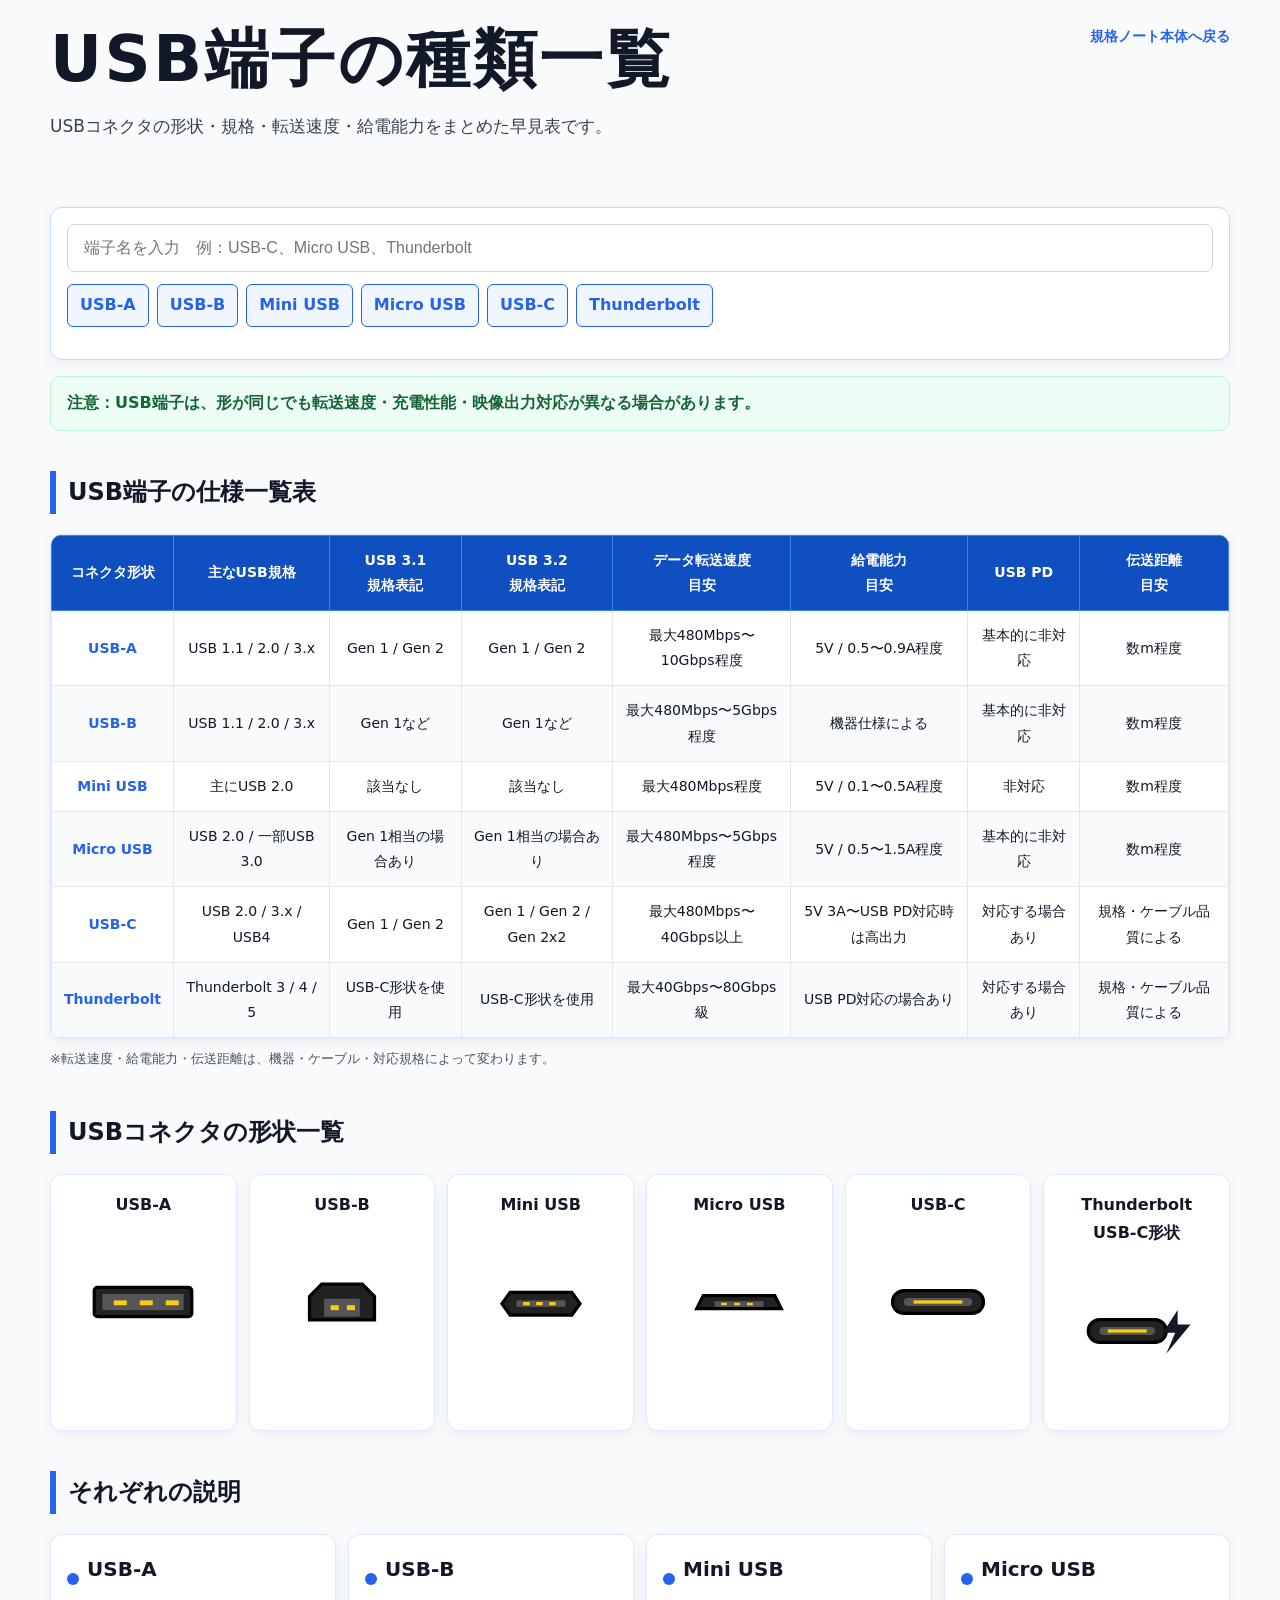
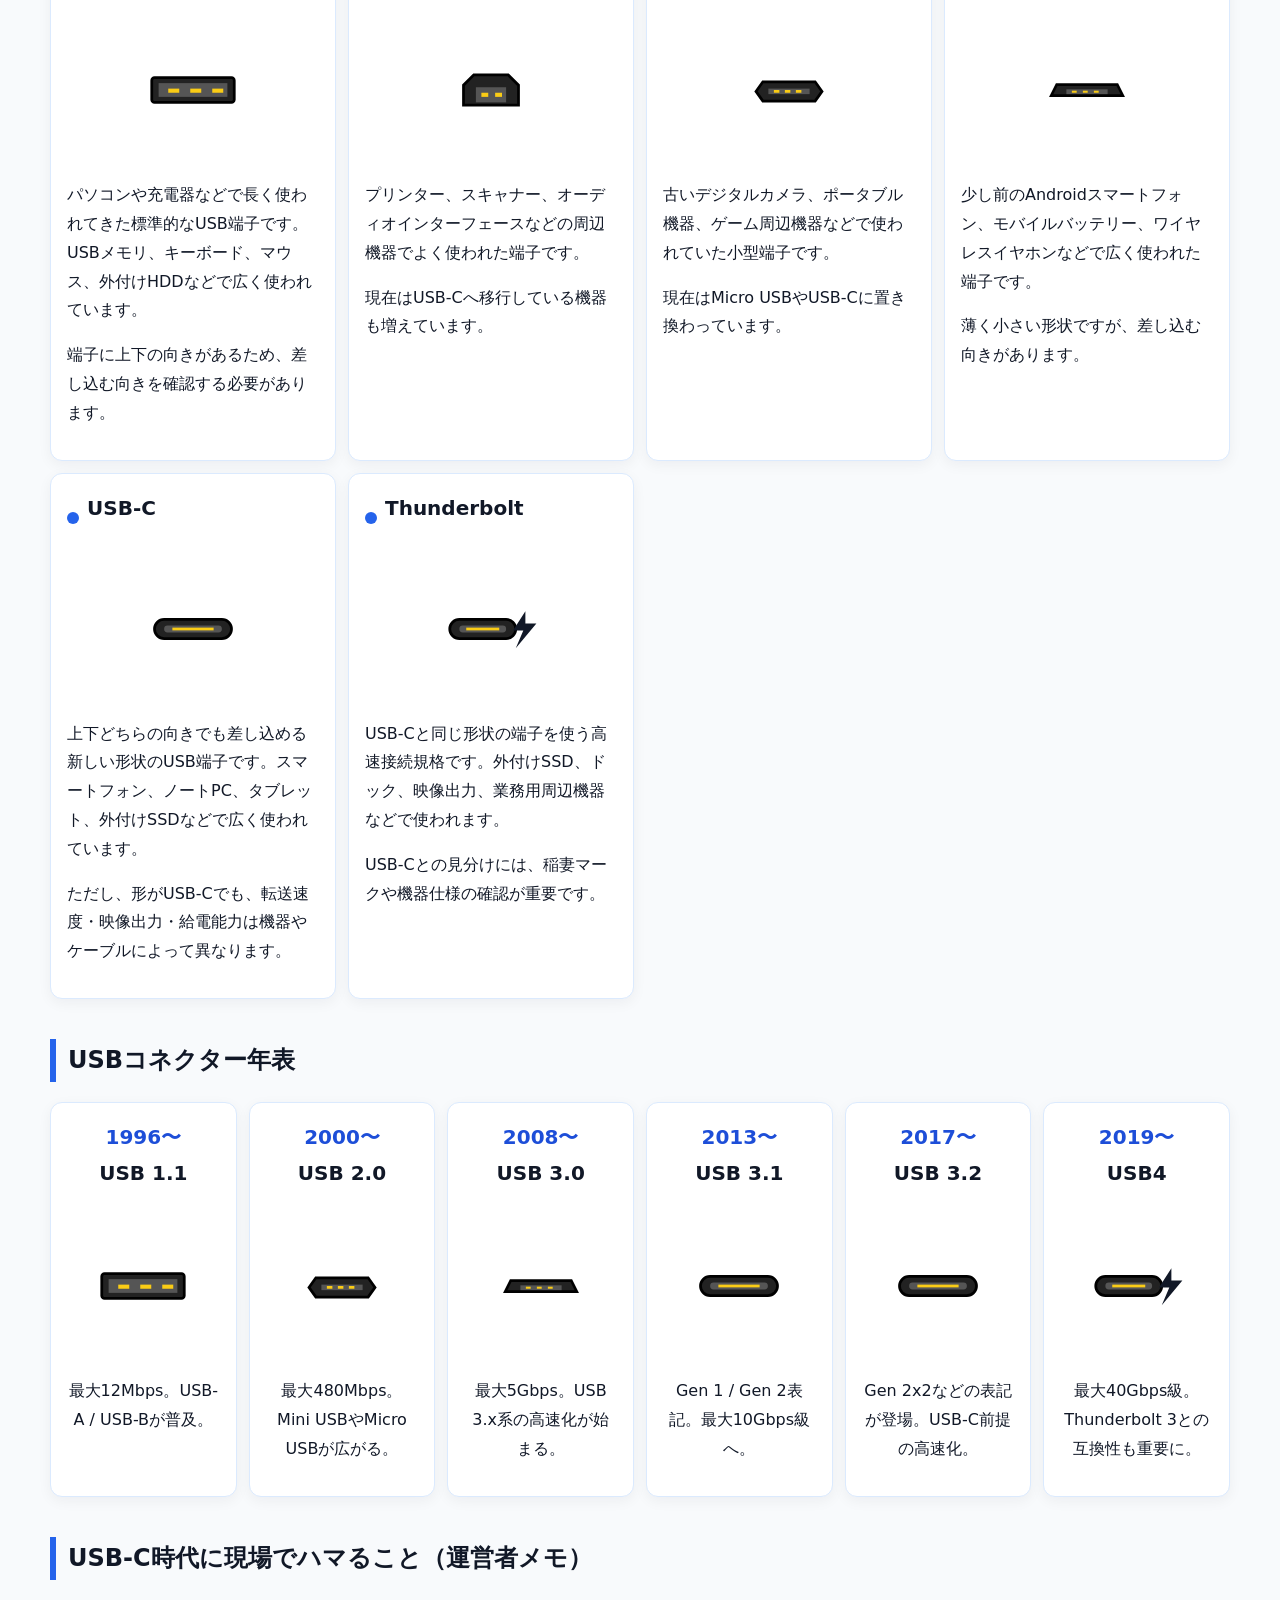
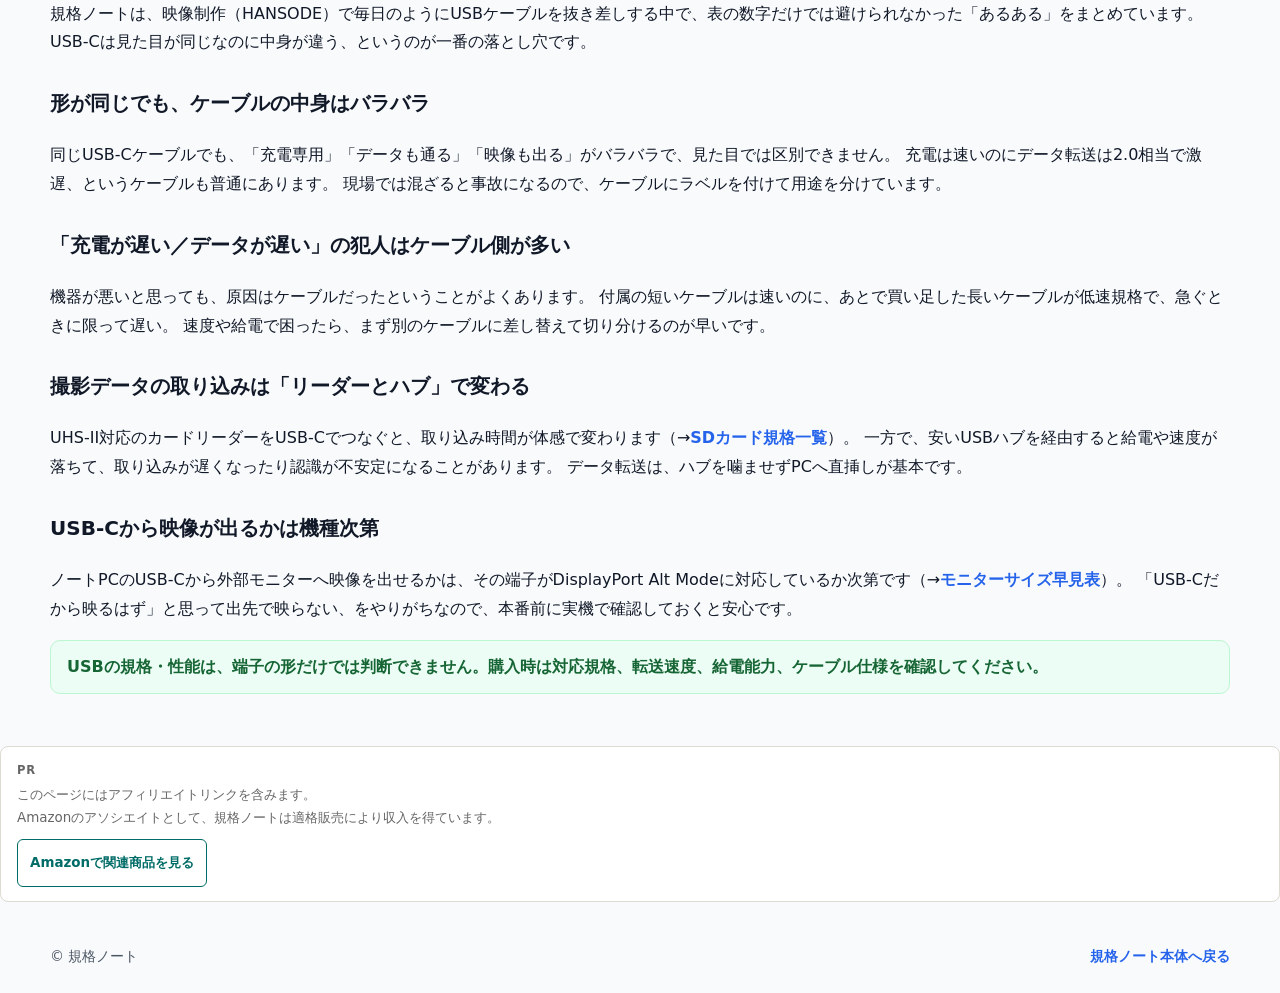
<file: usb/index.html>
<!doctype html>
<html lang="ja">
<head>
  <meta charset="UTF-8">
  <meta name="viewport" content="width=device-width, initial-scale=1.0">

  <title>USB端子の種類一覧・形状早見表｜USB-A・USB-C・Micro USBの違い｜規格ノート</title>
  <meta name="description" content="USB-A、USB-B、Mini USB、Micro USB、USB-C、Thunderboltなど、USB端子の形状・見分け方・規格・転送速度・給電能力を一覧で確認できる早見表です。">

  <!-- Google tag (gtag.js) -->
  <script async src="https://www.googletagmanager.com/gtag/js?id=G-C3M3YRW4B7"></script>
  <script>
    window.dataLayer = window.dataLayer || [];
    function gtag(){dataLayer.push(arguments);}
    gtag('js', new Date());
    gtag('config', 'G-C3M3YRW4B7');
  </script>

  <style>
    body {
      margin: 0;
      font-family: system-ui, -apple-system, BlinkMacSystemFont, "Segoe UI", sans-serif;
      line-height: 1.8;
      color: #111827;
      background: #f8fafc;
    }

    header,
    main,
    footer {
      max-width: 1180px;
      margin: 0 auto;
      padding: 24px;
    }

    header {
      display: flex;
      justify-content: space-between;
      align-items: flex-start;
      gap: 16px;
    }

    h1 {
      margin: 0 0 8px;
      font-size: clamp(32px, 6vw, 64px);
      line-height: 1.1;
      letter-spacing: 0.04em;
    }

    h2 {
      margin-top: 40px;
      padding-left: 12px;
      border-left: 6px solid #2563eb;
      font-size: 24px;
    }

    h3 {
      margin-top: 0;
      font-size: 20px;
    }

    a {
      color: #2563eb;
      text-decoration: none;
      font-weight: 700;
    }

    a:hover {
      text-decoration: underline;
    }

    .top-link {
      white-space: nowrap;
      font-size: 14px;
    }

    .lead {
      font-size: 17px;
      color: #374151;
    }

    .search-box {
      background: #ffffff;
      border: 1px solid #bfdbfe;
      border-radius: 12px;
      padding: 16px;
      box-shadow: 0 4px 14px rgba(15, 23, 42, 0.06);
    }

    input[type="search"] {
      width: 100%;
      padding: 14px 16px;
      font-size: 16px;
      border: 1px solid #cbd5e1;
      border-radius: 8px;
      box-sizing: border-box;
    }

    .quick-links {
      display: flex;
      flex-wrap: wrap;
      gap: 8px;
      margin-top: 12px;
    }

    .quick-links a,
    #searchResults a {
      display: inline-block;
      padding: 6px 12px;
      border: 1px solid #2563eb;
      border-radius: 6px;
      background: #eff6ff;
    }

    #searchResults {
      margin-bottom: 0;
    }

    .warning {
      background: #ecfdf5;
      border: 1px solid #bbf7d0;
      border-radius: 10px;
      padding: 12px 16px;
      color: #166534;
      font-weight: 700;
      margin: 16px 0 0;
    }

    .table-wrap {
      overflow-x: auto;
      background: #ffffff;
      border: 1px solid #dbeafe;
      border-radius: 12px;
      box-shadow: 0 4px 14px rgba(15, 23, 42, 0.06);
    }

    table {
      width: 100%;
      min-width: 980px;
      border-collapse: collapse;
      font-size: 14px;
    }

    th {
      background: #0f4fbf;
      color: #ffffff;
      padding: 12px;
      border: 1px solid #3b82f6;
      text-align: center;
    }

    td {
      padding: 12px;
      border: 1px solid #e5e7eb;
      text-align: center;
      vertical-align: middle;
      background: #ffffff;
    }

    tr:nth-child(even) td {
      background: #f8fafc;
    }

    .note {
      font-size: 13px;
      color: #4b5563;
      margin-top: 8px;
    }

    .connector-grid,
    .card-grid,
    .timeline {
      display: grid;
      gap: 12px;
    }

    .connector-grid {
      grid-template-columns: repeat(auto-fit, minmax(150px, 1fr));
    }

    .card-grid {
      grid-template-columns: repeat(auto-fit, minmax(240px, 1fr));
    }

    .connector-card,
    .info-card,
    .timeline-card {
      background: #ffffff;
      border: 1px solid #dbeafe;
      border-radius: 12px;
      padding: 16px;
      box-shadow: 0 4px 14px rgba(15, 23, 42, 0.05);
    }

    .connector-card {
      text-align: center;
      font-weight: 700;
    }

    .svg-wrap,
    .mini-svg-wrap {
      display: flex;
      justify-content: center;
      align-items: center;
    }

    .svg-wrap {
      min-height: 80px;
      margin: 8px 0;
    }

    .svg-wrap svg {
      max-width: 130px;
      height: auto;
    }

    .mini-svg-wrap {
      min-height: 64px;
      margin: 8px 0 12px;
    }

    .mini-svg-wrap svg {
      max-width: 110px;
      height: auto;
    }

    .timeline-card .mini-svg-wrap {
      min-height: 56px;
      margin-top: 12px;
    }

    .dot-title {
      display: flex;
      align-items: center;
      gap: 8px;
      margin-bottom: 8px;
    }

    .dot {
      width: 12px;
      height: 12px;
      background: #2563eb;
      border-radius: 999px;
      flex: 0 0 auto;
    }

    .timeline {
      grid-template-columns: repeat(auto-fit, minmax(160px, 1fr));
      position: relative;
    }

    .timeline-card {
      text-align: center;
    }

    .year {
      font-weight: 800;
      font-size: 20px;
      color: #1d4ed8;
    }

    footer {
      display: flex;
      justify-content: space-between;
      gap: 16px;
      flex-wrap: wrap;
      font-size: 14px;
      color: #4b5563;
    }

    @media (max-width: 700px) {
      header {
        display: block;
      }

      .top-link {
        display: inline-block;
        margin-top: 12px;
      }

      main,
      header,
      footer {
        padding: 16px;
      }
    }

.affiliate-footer {
  margin: 28px 0 18px;
  padding: 14px 16px;
  border: 1px solid var(--border, var(--line, #dedbd2));
  border-radius: 8px;
  background: var(--paper, #fff);
  color: var(--muted, #666);
  font-size: 0.84rem;
  line-height: 1.65;
}

.affiliate-label {
  margin: 0 0 4px;
  font-size: 0.72rem;
  font-weight: 700;
  letter-spacing: 0.08em;
  color: var(--muted, #666);
}

.affiliate-note {
  margin: 0 0 10px;
}

.amazon-button {
  display: inline-flex;
  align-items: center;
  justify-content: center;
  min-height: 34px;
  padding: 6px 12px;
  border: 1px solid var(--accent, #006c67);
  border-radius: 6px;
  background: transparent;
  color: var(--accent-ink, var(--accent, #006c67));
  font-size: 0.84rem;
  font-weight: 700;
  text-decoration: none;
}

.amazon-button:hover,
.amazon-button:focus-visible {
  background: var(--soft, #f4f1ea);
  text-decoration: none;
}

@media (max-width: 640px) {
  .affiliate-footer {
    margin: 22px 0 14px;
    padding: 12px 14px;
  }

  .amazon-button {
    width: 100%;
  }
}
</style>
  <meta name="google-adsense-account" content="ca-pub-8518063363319616">
  <script async src="https://pagead2.googlesyndication.com/pagead/js/adsbygoogle.js?client=ca-pub-8518063363319616"
    crossorigin="anonymous"></script>
</head>

<body>
  <!-- SVGアイコン定義 -->
  <svg width="0" height="0" style="position:absolute; left:-9999px; overflow:hidden;" aria-hidden="true" focusable="false">
    <symbol id="icon-usb-a" viewBox="0 0 160 80">
      <rect x="20" y="22" width="120" height="36" rx="4" fill="#222" stroke="#000" stroke-width="4"/>
      <rect x="30" y="30" width="100" height="20" fill="#555"/>
      <rect x="44" y="38" width="16" height="6" fill="#facc15"/>
      <rect x="76" y="38" width="16" height="6" fill="#facc15"/>
      <rect x="108" y="38" width="16" height="6" fill="#facc15"/>
    </symbol>

    <symbol id="icon-usb-b" viewBox="0 0 160 80">
      <path d="M55 18 H105 L120 33 V62 H40 V33 Z" fill="#222" stroke="#000" stroke-width="4"/>
      <rect x="58" y="36" width="44" height="22" fill="#555"/>
      <rect x="66" y="44" width="10" height="6" fill="#facc15"/>
      <rect x="86" y="44" width="10" height="6" fill="#facc15"/>
    </symbol>

    <symbol id="icon-mini-usb" viewBox="0 0 160 80">
      <path d="M42 28 H118 L128 42 L118 56 H42 L32 42 Z" fill="#222" stroke="#000" stroke-width="4"/>
      <rect x="50" y="38" width="60" height="8" fill="#555"/>
      <rect x="58" y="40" width="8" height="4" fill="#facc15"/>
      <rect x="74" y="40" width="8" height="4" fill="#facc15"/>
      <rect x="90" y="40" width="8" height="4" fill="#facc15"/>
    </symbol>

    <symbol id="icon-micro-usb" viewBox="0 0 160 80">
      <path d="M36 32 H124 L132 48 H28 Z" fill="#222" stroke="#000" stroke-width="4"/>
      <rect x="50" y="39" width="60" height="7" fill="#555"/>
      <rect x="58" y="41" width="7" height="3" fill="#facc15"/>
      <rect x="74" y="41" width="7" height="3" fill="#facc15"/>
      <rect x="90" y="41" width="7" height="3" fill="#facc15"/>
    </symbol>

    <symbol id="icon-usb-c" viewBox="0 0 160 80">
      <rect x="24" y="26" width="112" height="28" rx="14" fill="#222" stroke="#000" stroke-width="4"/>
      <rect x="38" y="35" width="84" height="10" rx="5" fill="#555"/>
      <rect x="50" y="38" width="60" height="4" fill="#facc15"/>
    </symbol>

    <symbol id="icon-thunderbolt" viewBox="0 0 160 80">
      <rect x="20" y="26" width="96" height="28" rx="14" fill="#222" stroke="#000" stroke-width="4"/>
      <rect x="34" y="35" width="68" height="10" rx="5" fill="#555"/>
      <rect x="44" y="38" width="48" height="4" fill="#facc15"/>
      <path d="M130 14 L112 42 H127 L116 68 L146 32 H130 Z" fill="#111827"/>
    </symbol>
  </svg>

  <header>
    <div>
      <h1>USB端子の種類一覧</h1>
      <p class="lead">USBコネクタの形状・規格・転送速度・給電能力をまとめた早見表です。</p>
    </div>
    <a class="top-link" href="https://kikaku-note.com/">規格ノート本体へ戻る</a>
  </header>

  <main>
    <section class="search-box">
      <input
        type="search"
        id="searchBox"
        placeholder="端子名を入力　例：USB-C、Micro USB、Thunderbolt"
      >

      <div class="quick-links">
        <a href="#usb-a">USB-A</a>
        <a href="#usb-b">USB-B</a>
        <a href="#mini-usb">Mini USB</a>
        <a href="#micro-usb">Micro USB</a>
        <a href="#usb-c">USB-C</a>
        <a href="#thunderbolt">Thunderbolt</a>
      </div>

      <ul id="searchResults"></ul>
    </section>

    <p class="warning">
      注意：USB端子は、形が同じでも転送速度・充電性能・映像出力対応が異なる場合があります。
    </p>

    <h2>USB端子の仕様一覧表</h2>

    <div class="table-wrap">
      <table>
        <thead>
          <tr>
            <th>コネクタ形状</th>
            <th>主なUSB規格</th>
            <th>USB 3.1<br>規格表記</th>
            <th>USB 3.2<br>規格表記</th>
            <th>データ転送速度<br>目安</th>
            <th>給電能力<br>目安</th>
            <th>USB PD</th>
            <th>伝送距離<br>目安</th>
          </tr>
        </thead>
        <tbody>
          <tr>
            <td><a href="#usb-a">USB-A</a></td>
            <td>USB 1.1 / 2.0 / 3.x</td>
            <td>Gen 1 / Gen 2</td>
            <td>Gen 1 / Gen 2</td>
            <td>最大480Mbps〜10Gbps程度</td>
            <td>5V / 0.5〜0.9A程度</td>
            <td>基本的に非対応</td>
            <td>数m程度</td>
          </tr>
          <tr>
            <td><a href="#usb-b">USB-B</a></td>
            <td>USB 1.1 / 2.0 / 3.x</td>
            <td>Gen 1など</td>
            <td>Gen 1など</td>
            <td>最大480Mbps〜5Gbps程度</td>
            <td>機器仕様による</td>
            <td>基本的に非対応</td>
            <td>数m程度</td>
          </tr>
          <tr>
            <td><a href="#mini-usb">Mini USB</a></td>
            <td>主にUSB 2.0</td>
            <td>該当なし</td>
            <td>該当なし</td>
            <td>最大480Mbps程度</td>
            <td>5V / 0.1〜0.5A程度</td>
            <td>非対応</td>
            <td>数m程度</td>
          </tr>
          <tr>
            <td><a href="#micro-usb">Micro USB</a></td>
            <td>USB 2.0 / 一部USB 3.0</td>
            <td>Gen 1相当の場合あり</td>
            <td>Gen 1相当の場合あり</td>
            <td>最大480Mbps〜5Gbps程度</td>
            <td>5V / 0.5〜1.5A程度</td>
            <td>基本的に非対応</td>
            <td>数m程度</td>
          </tr>
          <tr>
            <td><a href="#usb-c">USB-C</a></td>
            <td>USB 2.0 / 3.x / USB4</td>
            <td>Gen 1 / Gen 2</td>
            <td>Gen 1 / Gen 2 / Gen 2x2</td>
            <td>最大480Mbps〜40Gbps以上</td>
            <td>5V 3A〜USB PD対応時は高出力</td>
            <td>対応する場合あり</td>
            <td>規格・ケーブル品質による</td>
          </tr>
          <tr>
            <td><a href="#thunderbolt">Thunderbolt</a></td>
            <td>Thunderbolt 3 / 4 / 5</td>
            <td>USB-C形状を使用</td>
            <td>USB-C形状を使用</td>
            <td>最大40Gbps〜80Gbps級</td>
            <td>USB PD対応の場合あり</td>
            <td>対応する場合あり</td>
            <td>規格・ケーブル品質による</td>
          </tr>
        </tbody>
      </table>
    </div>

    <p class="note">※転送速度・給電能力・伝送距離は、機器・ケーブル・対応規格によって変わります。</p>

    <h2>USBコネクタの形状一覧</h2>

    <div class="connector-grid">
      <div class="connector-card">
        USB-A
        <div class="svg-wrap">
          <svg aria-label="USB-A端子の簡易図"><use href="#icon-usb-a"></use></svg>
        </div>
      </div>

      <div class="connector-card">
        USB-B
        <div class="svg-wrap">
          <svg aria-label="USB-B端子の簡易図"><use href="#icon-usb-b"></use></svg>
        </div>
      </div>

      <div class="connector-card">
        Mini USB
        <div class="svg-wrap">
          <svg aria-label="Mini USB端子の簡易図"><use href="#icon-mini-usb"></use></svg>
        </div>
      </div>

      <div class="connector-card">
        Micro USB
        <div class="svg-wrap">
          <svg aria-label="Micro USB端子の簡易図"><use href="#icon-micro-usb"></use></svg>
        </div>
      </div>

      <div class="connector-card">
        USB-C
        <div class="svg-wrap">
          <svg aria-label="USB-C端子の簡易図"><use href="#icon-usb-c"></use></svg>
        </div>
      </div>

      <div class="connector-card">
        Thunderbolt<br>USB-C形状
        <div class="svg-wrap">
          <svg aria-label="Thunderbolt端子の簡易図"><use href="#icon-thunderbolt"></use></svg>
        </div>
      </div>
    </div>

    <h2>それぞれの説明</h2>

    <div class="card-grid">
      <section class="info-card" id="usb-a">
        <div class="dot-title"><span class="dot"></span><h3>USB-A</h3></div>
        <div class="mini-svg-wrap">
          <svg aria-label="USB-A端子の簡易図"><use href="#icon-usb-a"></use></svg>
        </div>
        <p>パソコンや充電器などで長く使われてきた標準的なUSB端子です。USBメモリ、キーボード、マウス、外付けHDDなどで広く使われています。</p>
        <p>端子に上下の向きがあるため、差し込む向きを確認する必要があります。</p>
      </section>

      <section class="info-card" id="usb-b">
        <div class="dot-title"><span class="dot"></span><h3>USB-B</h3></div>
        <div class="mini-svg-wrap">
          <svg aria-label="USB-B端子の簡易図"><use href="#icon-usb-b"></use></svg>
        </div>
        <p>プリンター、スキャナー、オーディオインターフェースなどの周辺機器でよく使われた端子です。</p>
        <p>現在はUSB-Cへ移行している機器も増えています。</p>
      </section>

      <section class="info-card" id="mini-usb">
        <div class="dot-title"><span class="dot"></span><h3>Mini USB</h3></div>
        <div class="mini-svg-wrap">
          <svg aria-label="Mini USB端子の簡易図"><use href="#icon-mini-usb"></use></svg>
        </div>
        <p>古いデジタルカメラ、ポータブル機器、ゲーム周辺機器などで使われていた小型端子です。</p>
        <p>現在はMicro USBやUSB-Cに置き換わっています。</p>
      </section>

      <section class="info-card" id="micro-usb">
        <div class="dot-title"><span class="dot"></span><h3>Micro USB</h3></div>
        <div class="mini-svg-wrap">
          <svg aria-label="Micro USB端子の簡易図"><use href="#icon-micro-usb"></use></svg>
        </div>
        <p>少し前のAndroidスマートフォン、モバイルバッテリー、ワイヤレスイヤホンなどで広く使われた端子です。</p>
        <p>薄く小さい形状ですが、差し込む向きがあります。</p>
      </section>

      <section class="info-card" id="usb-c">
        <div class="dot-title"><span class="dot"></span><h3>USB-C</h3></div>
        <div class="mini-svg-wrap">
          <svg aria-label="USB-C端子の簡易図"><use href="#icon-usb-c"></use></svg>
        </div>
        <p>上下どちらの向きでも差し込める新しい形状のUSB端子です。スマートフォン、ノートPC、タブレット、外付けSSDなどで広く使われています。</p>
        <p>ただし、形がUSB-Cでも、転送速度・映像出力・給電能力は機器やケーブルによって異なります。</p>
      </section>

      <section class="info-card" id="thunderbolt">
        <div class="dot-title"><span class="dot"></span><h3>Thunderbolt</h3></div>
        <div class="mini-svg-wrap">
          <svg aria-label="Thunderbolt端子の簡易図"><use href="#icon-thunderbolt"></use></svg>
        </div>
        <p>USB-Cと同じ形状の端子を使う高速接続規格です。外付けSSD、ドック、映像出力、業務用周辺機器などで使われます。</p>
        <p>USB-Cとの見分けには、稲妻マークや機器仕様の確認が重要です。</p>
      </section>
    </div>

    <h2>USBコネクター年表</h2>

    <div class="timeline">
      <div class="timeline-card">
        <div class="year">1996〜</div>
        <h3>USB 1.1</h3>
        <div class="mini-svg-wrap">
          <svg aria-label="USB-A端子の簡易図"><use href="#icon-usb-a"></use></svg>
        </div>
        <p>最大12Mbps。USB-A / USB-Bが普及。</p>
      </div>

      <div class="timeline-card">
        <div class="year">2000〜</div>
        <h3>USB 2.0</h3>
        <div class="mini-svg-wrap">
          <svg aria-label="Mini USB端子の簡易図"><use href="#icon-mini-usb"></use></svg>
        </div>
        <p>最大480Mbps。Mini USBやMicro USBが広がる。</p>
      </div>

      <div class="timeline-card">
        <div class="year">2008〜</div>
        <h3>USB 3.0</h3>
        <div class="mini-svg-wrap">
          <svg aria-label="Micro USB端子の簡易図"><use href="#icon-micro-usb"></use></svg>
        </div>
        <p>最大5Gbps。USB 3.x系の高速化が始まる。</p>
      </div>

      <div class="timeline-card">
        <div class="year">2013〜</div>
        <h3>USB 3.1</h3>
        <div class="mini-svg-wrap">
          <svg aria-label="USB-C端子の簡易図"><use href="#icon-usb-c"></use></svg>
        </div>
        <p>Gen 1 / Gen 2表記。最大10Gbps級へ。</p>
      </div>

      <div class="timeline-card">
        <div class="year">2017〜</div>
        <h3>USB 3.2</h3>
        <div class="mini-svg-wrap">
          <svg aria-label="USB-C端子の簡易図"><use href="#icon-usb-c"></use></svg>
        </div>
        <p>Gen 2x2などの表記が登場。USB-C前提の高速化。</p>
      </div>

      <div class="timeline-card">
        <div class="year">2019〜</div>
        <h3>USB4</h3>
        <div class="mini-svg-wrap">
          <svg aria-label="Thunderbolt端子の簡易図"><use href="#icon-thunderbolt"></use></svg>
        </div>
        <p>最大40Gbps級。Thunderbolt 3との互換性も重要に。</p>
      </div>
    </div>

    <h2 id="field-notes">USB-C時代に現場でハマること（運営者メモ）</h2>

    <p>
      規格ノートは、映像制作（HANSODE）で毎日のようにUSBケーブルを抜き差しする中で、表の数字だけでは避けられなかった「あるある」をまとめています。
      USB-Cは見た目が同じなのに中身が違う、というのが一番の落とし穴です。
    </p>

    <h3 style="margin-top:28px;">形が同じでも、ケーブルの中身はバラバラ</h3>
    <p>
      同じUSB-Cケーブルでも、「充電専用」「データも通る」「映像も出る」がバラバラで、見た目では区別できません。
      充電は速いのにデータ転送は2.0相当で激遅、というケーブルも普通にあります。
      現場では混ざると事故になるので、ケーブルにラベルを付けて用途を分けています。
    </p>

    <h3 style="margin-top:28px;">「充電が遅い／データが遅い」の犯人はケーブル側が多い</h3>
    <p>
      機器が悪いと思っても、原因はケーブルだったということがよくあります。
      付属の短いケーブルは速いのに、あとで買い足した長いケーブルが低速規格で、急ぐときに限って遅い。
      速度や給電で困ったら、まず別のケーブルに差し替えて切り分けるのが早いです。
    </p>

    <h3 style="margin-top:28px;">撮影データの取り込みは「リーダーとハブ」で変わる</h3>
    <p>
      UHS-II対応のカードリーダーをUSB-Cでつなぐと、取り込み時間が体感で変わります（→<a href="/sd/">SDカード規格一覧</a>）。
      一方で、安いUSBハブを経由すると給電や速度が落ちて、取り込みが遅くなったり認識が不安定になることがあります。
      データ転送は、ハブを噛ませずPCへ直挿しが基本です。
    </p>

    <h3 style="margin-top:28px;">USB-Cから映像が出るかは機種次第</h3>
    <p>
      ノートPCのUSB-Cから外部モニターへ映像を出せるかは、その端子がDisplayPort Alt Modeに対応しているか次第です（→<a href="/monitor/">モニターサイズ早見表</a>）。
      「USB-Cだから映るはず」と思って出先で映らない、をやりがちなので、本番前に実機で確認しておくと安心です。
    </p>

    <p class="warning">
      USBの規格・性能は、端子の形だけでは判断できません。購入時は対応規格、転送速度、給電能力、ケーブル仕様を確認してください。
    </p>
  </main>

  <section class="affiliate-footer" aria-label="広告とAmazonアソシエイトについて">
    <p class="affiliate-label">PR</p>
    <p class="affiliate-note">このページにはアフィリエイトリンクを含みます。<br>Amazonのアソシエイトとして、規格ノートは適格販売により収入を得ています。</p>
    <a class="amazon-button" href="https://www.amazon.co.jp/s?k=USBケーブル&tag=kikakunote-footer-22" target="_blank" rel="nofollow sponsored noopener">Amazonで関連商品を見る</a>
  </section>

  <footer>
    <span>© 規格ノート</span>
    <a href="https://kikaku-note.com/">規格ノート本体へ戻る</a>
  </footer>

  <script>
    const searchBox = document.getElementById('searchBox');
    const searchResults = document.getElementById('searchResults');

    const items = [
      { name: 'USB-A', id: 'usb-a', keywords: 'usba usb-a 標準 長方形 パソコン 充電器 usbメモリ' },
      { name: 'USB-B', id: 'usb-b', keywords: 'usbb usb-b プリンター スキャナー オーディオインターフェース' },
      { name: 'Mini USB', id: 'mini-usb', keywords: 'mini usb mini-usb ミニusb 古いデジカメ ゲーム機器' },
      { name: 'Micro USB', id: 'micro-usb', keywords: 'micro usb micro-usb マイクロusb android モバイルバッテリー' },
      { name: 'USB-C', id: 'usb-c', keywords: 'usbc usb-c type-c タイプc スマホ ノートpc pd 高速充電' },
      { name: 'Thunderbolt', id: 'thunderbolt', keywords: 'thunderbolt サンダーボルト 稲妻 高速 外付けssd ドック' }
    ];

    searchBox.addEventListener('input', function () {
      const query = searchBox.value.trim().toLowerCase();
      searchResults.innerHTML = '';

      if (!query) return;

      const matchedItems = items.filter(item =>
        item.name.toLowerCase().includes(query) ||
        item.keywords.toLowerCase().includes(query)
      );

      matchedItems.forEach(item => {
        const li = document.createElement('li');
        const a = document.createElement('a');
        a.href = '#' + item.id;
        a.textContent = item.name + ' の説明へ移動';
        li.appendChild(a);
        searchResults.appendChild(li);
      });

      if (matchedItems.length === 0) {
        const li = document.createElement('li');
        li.textContent = '該当する項目がありません。';
        searchResults.appendChild(li);
      }
    });
  </script>
</body>
</html>
</file>
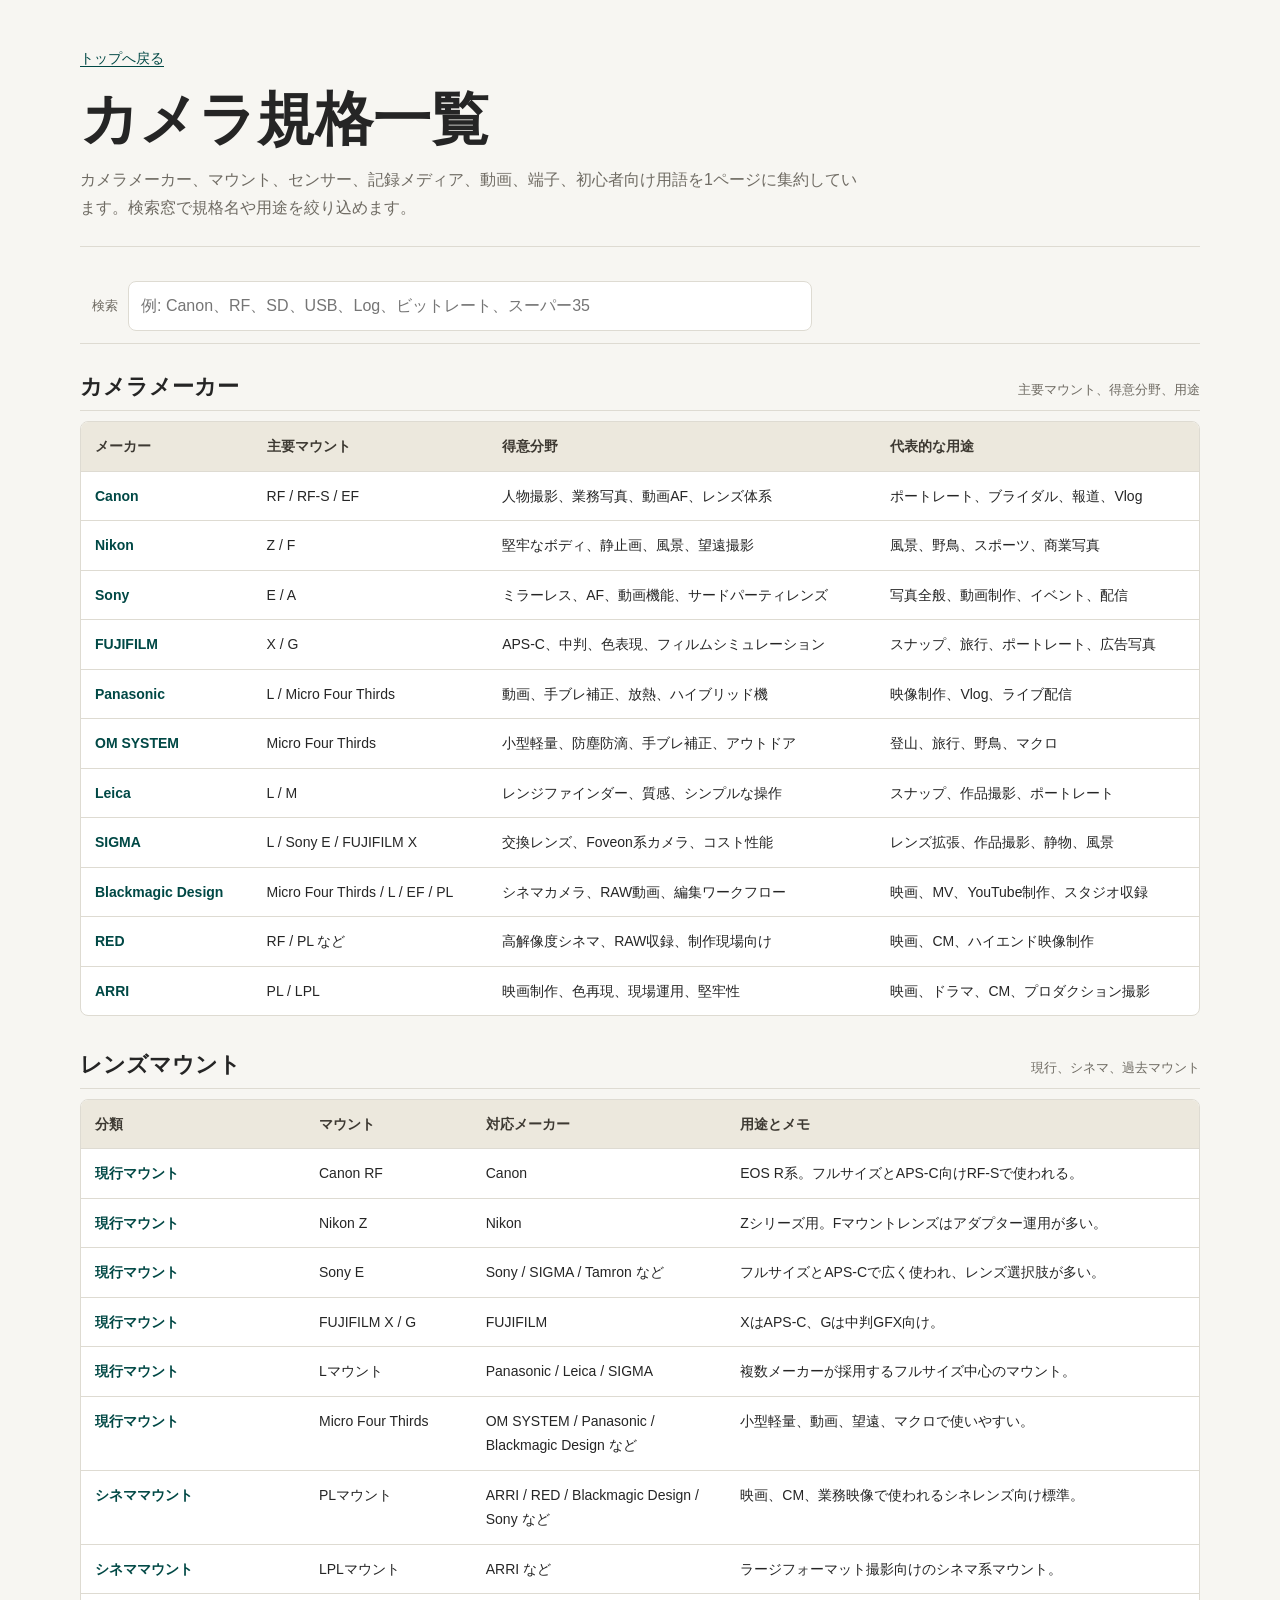
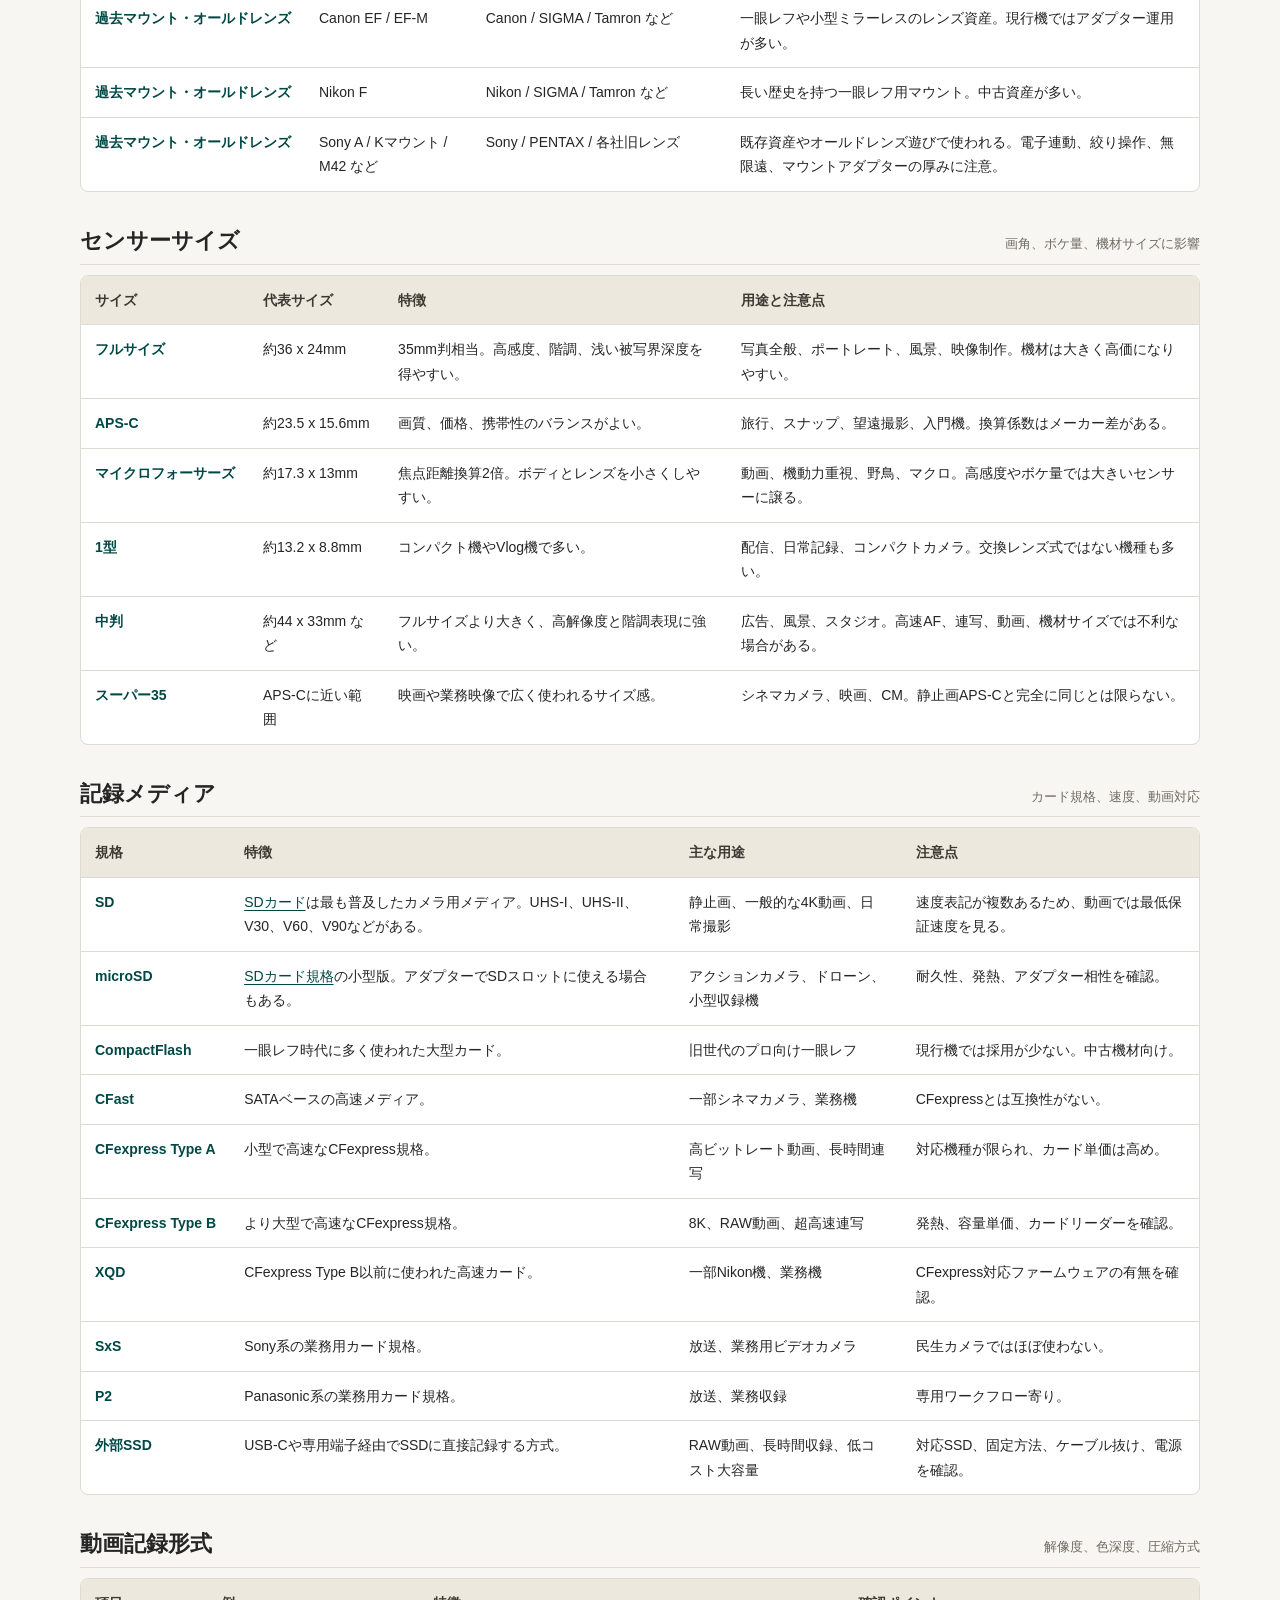
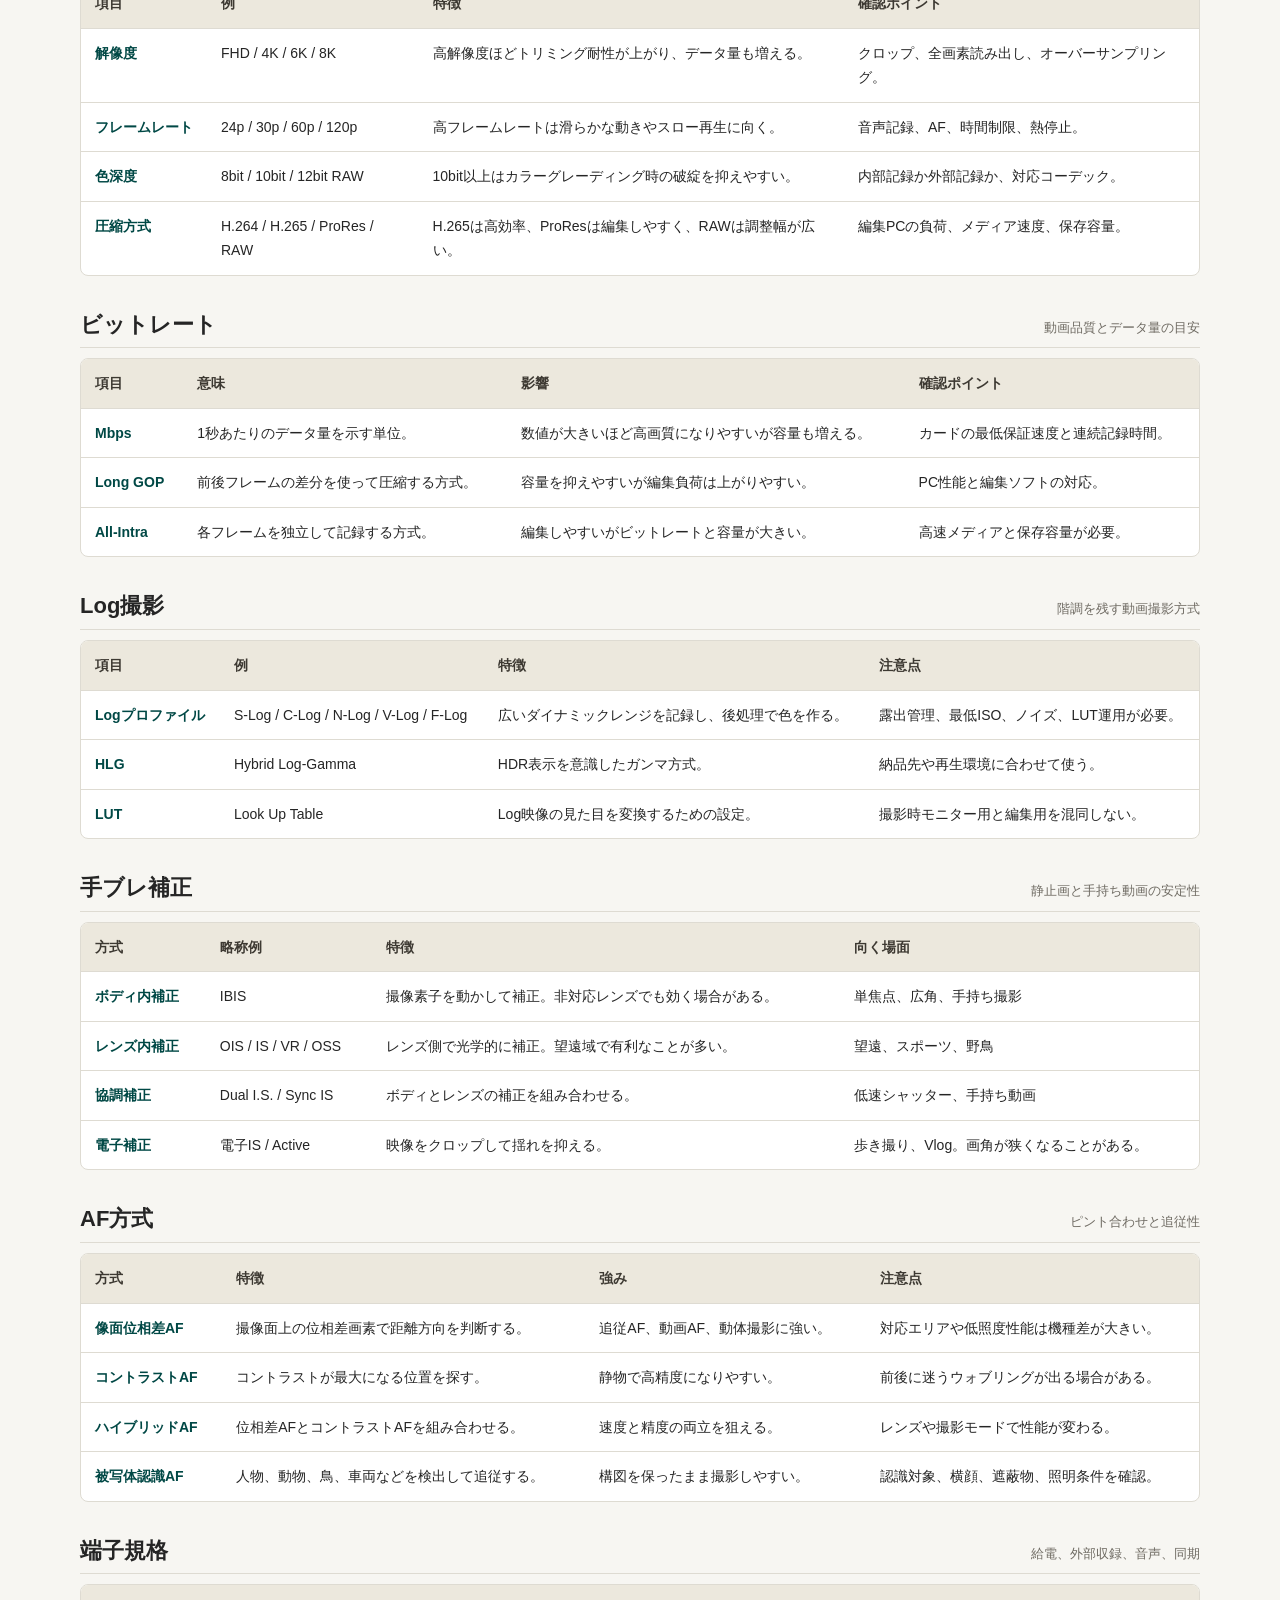
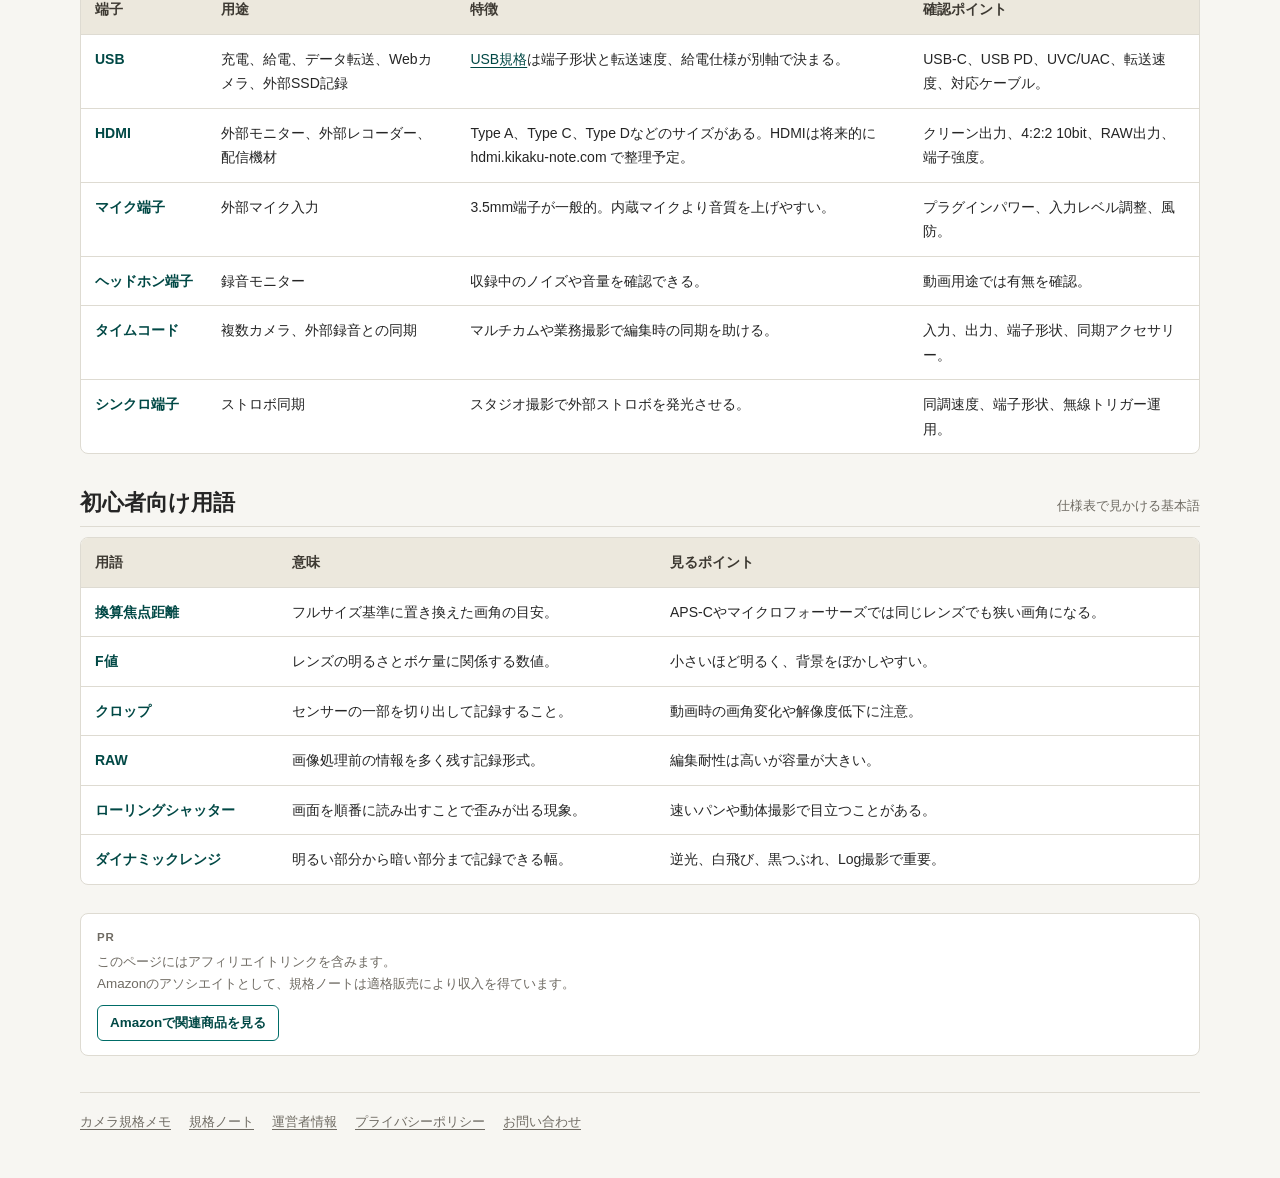
<file: camera/specs/index.html>
<!doctype html>
<html lang="ja">
<head>
  <meta charset="utf-8">
  <meta name="viewport" content="width=device-width, initial-scale=1">
  <title>カメラ規格一覧 | カメラ規格メモ</title>
  <meta name="description" content="カメラメーカー、レンズマウント、センサーサイズ、記録メディア、動画記録形式、ビットレート、Log撮影、手ブレ補正、AF方式、端子規格、初心者向け用語を1ページに整理。">
  <link rel="canonical" href="https://kikaku-note.com/camera/specs/">
  <meta property="og:type" content="article">
  <meta property="og:title" content="カメラ規格一覧 | カメラ規格メモ">
  <meta property="og:description" content="カメラ関連規格を表で確認できる軽量メモ。">
  <meta property="og:url" content="https://kikaku-note.com/camera/specs/">
  <meta name="theme-color" content="#f7f6f2">
  <link rel="stylesheet" href="../assets/style.css">
  <script async src="https://www.googletagmanager.com/gtag/js?id=G-C3M3YRW4B7"></script>
  <script>
    window.dataLayer = window.dataLayer || [];
    function gtag(){dataLayer.push(arguments);}
    gtag('js', new Date());
    gtag('config', 'G-C3M3YRW4B7');
  </script>
  <meta name="google-adsense-account" content="ca-pub-8518063363319616">
  <script async src="https://pagead2.googlesyndication.com/pagead/js/adsbygoogle.js?client=ca-pub-8518063363319616"
    crossorigin="anonymous"></script>
</head>
<body>
  <div class="site">
    <header>
      <a class="back" href="../">トップへ戻る</a>
      <h1>カメラ規格一覧</h1>
      <p class="lead">カメラメーカー、マウント、センサー、記録メディア、動画、端子、初心者向け用語を1ページに集約しています。検索窓で規格名や用途を絞り込めます。</p>
    </header>

    <div class="search" role="search">
      <div class="search-inner">
        <label for="site-search">検索</label>
        <input id="site-search" type="search" placeholder="例: Canon、RF、SD、USB、Log、ビットレート、スーパー35" autocomplete="off">
      </div>
    </div>

    <main>
      <p class="empty">一致する項目がありません。別のキーワードで検索してください。</p>

      <section id="makers" data-search-section>
        <div class="section-head"><h2>カメラメーカー</h2><p class="note">主要マウント、得意分野、用途</p></div>
        <div class="table-wrap">
          <table>
            <thead><tr><th>メーカー</th><th>主要マウント</th><th>得意分野</th><th>代表的な用途</th></tr></thead>
            <tbody>
              <tr data-search-item><td>Canon</td><td>RF / RF-S / EF</td><td>人物撮影、業務写真、動画AF、レンズ体系</td><td>ポートレート、ブライダル、報道、Vlog</td></tr>
              <tr data-search-item><td>Nikon</td><td>Z / F</td><td>堅牢なボディ、静止画、風景、望遠撮影</td><td>風景、野鳥、スポーツ、商業写真</td></tr>
              <tr data-search-item><td>Sony</td><td>E / A</td><td>ミラーレス、AF、動画機能、サードパーティレンズ</td><td>写真全般、動画制作、イベント、配信</td></tr>
              <tr data-search-item><td>FUJIFILM</td><td>X / G</td><td>APS-C、中判、色表現、フィルムシミュレーション</td><td>スナップ、旅行、ポートレート、広告写真</td></tr>
              <tr data-search-item><td>Panasonic</td><td>L / Micro Four Thirds</td><td>動画、手ブレ補正、放熱、ハイブリッド機</td><td>映像制作、Vlog、ライブ配信</td></tr>
              <tr data-search-item><td>OM SYSTEM</td><td>Micro Four Thirds</td><td>小型軽量、防塵防滴、手ブレ補正、アウトドア</td><td>登山、旅行、野鳥、マクロ</td></tr>
              <tr data-search-item><td>Leica</td><td>L / M</td><td>レンジファインダー、質感、シンプルな操作</td><td>スナップ、作品撮影、ポートレート</td></tr>
              <tr data-search-item><td>SIGMA</td><td>L / Sony E / FUJIFILM X</td><td>交換レンズ、Foveon系カメラ、コスト性能</td><td>レンズ拡張、作品撮影、静物、風景</td></tr>
              <tr data-search-item><td>Blackmagic Design</td><td>Micro Four Thirds / L / EF / PL</td><td>シネマカメラ、RAW動画、編集ワークフロー</td><td>映画、MV、YouTube制作、スタジオ収録</td></tr>
              <tr data-search-item><td>RED</td><td>RF / PL など</td><td>高解像度シネマ、RAW収録、制作現場向け</td><td>映画、CM、ハイエンド映像制作</td></tr>
              <tr data-search-item><td>ARRI</td><td>PL / LPL</td><td>映画制作、色再現、現場運用、堅牢性</td><td>映画、ドラマ、CM、プロダクション撮影</td></tr>
            </tbody>
          </table>
        </div>
      </section>

      <section id="mounts" data-search-section>
        <div class="section-head"><h2>レンズマウント</h2><p class="note">現行、シネマ、過去マウント</p></div>
        <div class="table-wrap">
          <table>
            <thead><tr><th>分類</th><th>マウント</th><th>対応メーカー</th><th>用途とメモ</th></tr></thead>
            <tbody>
              <tr data-search-item><td>現行マウント</td><td>Canon RF</td><td>Canon</td><td>EOS R系。フルサイズとAPS-C向けRF-Sで使われる。</td></tr>
              <tr data-search-item><td>現行マウント</td><td>Nikon Z</td><td>Nikon</td><td>Zシリーズ用。Fマウントレンズはアダプター運用が多い。</td></tr>
              <tr data-search-item><td>現行マウント</td><td>Sony E</td><td>Sony / SIGMA / Tamron など</td><td>フルサイズとAPS-Cで広く使われ、レンズ選択肢が多い。</td></tr>
              <tr data-search-item><td>現行マウント</td><td>FUJIFILM X / G</td><td>FUJIFILM</td><td>XはAPS-C、Gは中判GFX向け。</td></tr>
              <tr data-search-item><td>現行マウント</td><td>Lマウント</td><td>Panasonic / Leica / SIGMA</td><td>複数メーカーが採用するフルサイズ中心のマウント。</td></tr>
              <tr data-search-item><td>現行マウント</td><td>Micro Four Thirds</td><td>OM SYSTEM / Panasonic / Blackmagic Design など</td><td>小型軽量、動画、望遠、マクロで使いやすい。</td></tr>
              <tr data-search-item><td>シネママウント</td><td>PLマウント</td><td>ARRI / RED / Blackmagic Design / Sony など</td><td>映画、CM、業務映像で使われるシネレンズ向け標準。</td></tr>
              <tr data-search-item><td>シネママウント</td><td>LPLマウント</td><td>ARRI など</td><td>ラージフォーマット撮影向けのシネマ系マウント。</td></tr>
              <tr data-search-item><td>過去マウント・オールドレンズ</td><td>Canon EF / EF-M</td><td>Canon / SIGMA / Tamron など</td><td>一眼レフや小型ミラーレスのレンズ資産。現行機ではアダプター運用が多い。</td></tr>
              <tr data-search-item><td>過去マウント・オールドレンズ</td><td>Nikon F</td><td>Nikon / SIGMA / Tamron など</td><td>長い歴史を持つ一眼レフ用マウント。中古資産が多い。</td></tr>
              <tr data-search-item><td>過去マウント・オールドレンズ</td><td>Sony A / Kマウント / M42 など</td><td>Sony / PENTAX / 各社旧レンズ</td><td>既存資産やオールドレンズ遊びで使われる。電子連動、絞り操作、無限遠、マウントアダプターの厚みに注意。</td></tr>
            </tbody>
          </table>
        </div>
      </section>

      <section id="sensors" data-search-section>
        <div class="section-head"><h2>センサーサイズ</h2><p class="note">画角、ボケ量、機材サイズに影響</p></div>
        <div class="table-wrap">
          <table>
            <thead><tr><th>サイズ</th><th>代表サイズ</th><th>特徴</th><th>用途と注意点</th></tr></thead>
            <tbody>
              <tr data-search-item><td>フルサイズ</td><td>約36 x 24mm</td><td>35mm判相当。高感度、階調、浅い被写界深度を得やすい。</td><td>写真全般、ポートレート、風景、映像制作。機材は大きく高価になりやすい。</td></tr>
              <tr data-search-item><td>APS-C</td><td>約23.5 x 15.6mm</td><td>画質、価格、携帯性のバランスがよい。</td><td>旅行、スナップ、望遠撮影、入門機。換算係数はメーカー差がある。</td></tr>
              <tr data-search-item><td>マイクロフォーサーズ</td><td>約17.3 x 13mm</td><td>焦点距離換算2倍。ボディとレンズを小さくしやすい。</td><td>動画、機動力重視、野鳥、マクロ。高感度やボケ量では大きいセンサーに譲る。</td></tr>
              <tr data-search-item><td>1型</td><td>約13.2 x 8.8mm</td><td>コンパクト機やVlog機で多い。</td><td>配信、日常記録、コンパクトカメラ。交換レンズ式ではない機種も多い。</td></tr>
              <tr data-search-item><td>中判</td><td>約44 x 33mm など</td><td>フルサイズより大きく、高解像度と階調表現に強い。</td><td>広告、風景、スタジオ。高速AF、連写、動画、機材サイズでは不利な場合がある。</td></tr>
              <tr data-search-item><td>スーパー35</td><td>APS-Cに近い範囲</td><td>映画や業務映像で広く使われるサイズ感。</td><td>シネマカメラ、映画、CM。静止画APS-Cと完全に同じとは限らない。</td></tr>
            </tbody>
          </table>
        </div>
      </section>

      <section id="media" data-search-section>
        <div class="section-head"><h2>記録メディア</h2><p class="note">カード規格、速度、動画対応</p></div>
        <div class="table-wrap">
          <table>
            <thead><tr><th>規格</th><th>特徴</th><th>主な用途</th><th>注意点</th></tr></thead>
            <tbody>
              <tr data-search-item><td>SD</td><td><a href="/sd/">SDカード</a>は最も普及したカメラ用メディア。UHS-I、UHS-II、V30、V60、V90などがある。</td><td>静止画、一般的な4K動画、日常撮影</td><td>速度表記が複数あるため、動画では最低保証速度を見る。</td></tr>
              <tr data-search-item><td>microSD</td><td><a href="/sd/">SDカード規格</a>の小型版。アダプターでSDスロットに使える場合もある。</td><td>アクションカメラ、ドローン、小型収録機</td><td>耐久性、発熱、アダプター相性を確認。</td></tr>
              <tr data-search-item><td>CompactFlash</td><td>一眼レフ時代に多く使われた大型カード。</td><td>旧世代のプロ向け一眼レフ</td><td>現行機では採用が少ない。中古機材向け。</td></tr>
              <tr data-search-item><td>CFast</td><td>SATAベースの高速メディア。</td><td>一部シネマカメラ、業務機</td><td>CFexpressとは互換性がない。</td></tr>
              <tr data-search-item><td>CFexpress Type A</td><td>小型で高速なCFexpress規格。</td><td>高ビットレート動画、長時間連写</td><td>対応機種が限られ、カード単価は高め。</td></tr>
              <tr data-search-item><td>CFexpress Type B</td><td>より大型で高速なCFexpress規格。</td><td>8K、RAW動画、超高速連写</td><td>発熱、容量単価、カードリーダーを確認。</td></tr>
              <tr data-search-item><td>XQD</td><td>CFexpress Type B以前に使われた高速カード。</td><td>一部Nikon機、業務機</td><td>CFexpress対応ファームウェアの有無を確認。</td></tr>
              <tr data-search-item><td>SxS</td><td>Sony系の業務用カード規格。</td><td>放送、業務用ビデオカメラ</td><td>民生カメラではほぼ使わない。</td></tr>
              <tr data-search-item><td>P2</td><td>Panasonic系の業務用カード規格。</td><td>放送、業務収録</td><td>専用ワークフロー寄り。</td></tr>
              <tr data-search-item><td>外部SSD</td><td>USB-Cや専用端子経由でSSDに直接記録する方式。</td><td>RAW動画、長時間収録、低コスト大容量</td><td>対応SSD、固定方法、ケーブル抜け、電源を確認。</td></tr>
            </tbody>
          </table>
        </div>
      </section>

      <section id="video" data-search-section>
        <div class="section-head"><h2>動画記録形式</h2><p class="note">解像度、色深度、圧縮方式</p></div>
        <div class="table-wrap">
          <table>
            <thead><tr><th>項目</th><th>例</th><th>特徴</th><th>確認ポイント</th></tr></thead>
            <tbody>
              <tr data-search-item><td>解像度</td><td>FHD / 4K / 6K / 8K</td><td>高解像度ほどトリミング耐性が上がり、データ量も増える。</td><td>クロップ、全画素読み出し、オーバーサンプリング。</td></tr>
              <tr data-search-item><td>フレームレート</td><td>24p / 30p / 60p / 120p</td><td>高フレームレートは滑らかな動きやスロー再生に向く。</td><td>音声記録、AF、時間制限、熱停止。</td></tr>
              <tr data-search-item><td>色深度</td><td>8bit / 10bit / 12bit RAW</td><td>10bit以上はカラーグレーディング時の破綻を抑えやすい。</td><td>内部記録か外部記録か、対応コーデック。</td></tr>
              <tr data-search-item><td>圧縮方式</td><td>H.264 / H.265 / ProRes / RAW</td><td>H.265は高効率、ProResは編集しやすく、RAWは調整幅が広い。</td><td>編集PCの負荷、メディア速度、保存容量。</td></tr>
            </tbody>
          </table>
        </div>
      </section>

      <section data-search-section>
        <div class="section-head"><h2>ビットレート</h2><p class="note">動画品質とデータ量の目安</p></div>
        <div class="table-wrap">
          <table>
            <thead><tr><th>項目</th><th>意味</th><th>影響</th><th>確認ポイント</th></tr></thead>
            <tbody>
              <tr data-search-item><td>Mbps</td><td>1秒あたりのデータ量を示す単位。</td><td>数値が大きいほど高画質になりやすいが容量も増える。</td><td>カードの最低保証速度と連続記録時間。</td></tr>
              <tr data-search-item><td>Long GOP</td><td>前後フレームの差分を使って圧縮する方式。</td><td>容量を抑えやすいが編集負荷は上がりやすい。</td><td>PC性能と編集ソフトの対応。</td></tr>
              <tr data-search-item><td>All-Intra</td><td>各フレームを独立して記録する方式。</td><td>編集しやすいがビットレートと容量が大きい。</td><td>高速メディアと保存容量が必要。</td></tr>
            </tbody>
          </table>
        </div>
      </section>

      <section data-search-section>
        <div class="section-head"><h2>Log撮影</h2><p class="note">階調を残す動画撮影方式</p></div>
        <div class="table-wrap">
          <table>
            <thead><tr><th>項目</th><th>例</th><th>特徴</th><th>注意点</th></tr></thead>
            <tbody>
              <tr data-search-item><td>Logプロファイル</td><td>S-Log / C-Log / N-Log / V-Log / F-Log</td><td>広いダイナミックレンジを記録し、後処理で色を作る。</td><td>露出管理、最低ISO、ノイズ、LUT運用が必要。</td></tr>
              <tr data-search-item><td>HLG</td><td>Hybrid Log-Gamma</td><td>HDR表示を意識したガンマ方式。</td><td>納品先や再生環境に合わせて使う。</td></tr>
              <tr data-search-item><td>LUT</td><td>Look Up Table</td><td>Log映像の見た目を変換するための設定。</td><td>撮影時モニター用と編集用を混同しない。</td></tr>
            </tbody>
          </table>
        </div>
      </section>

      <section id="stabilization" data-search-section>
        <div class="section-head"><h2>手ブレ補正</h2><p class="note">静止画と手持ち動画の安定性</p></div>
        <div class="table-wrap">
          <table>
            <thead><tr><th>方式</th><th>略称例</th><th>特徴</th><th>向く場面</th></tr></thead>
            <tbody>
              <tr data-search-item><td>ボディ内補正</td><td>IBIS</td><td>撮像素子を動かして補正。非対応レンズでも効く場合がある。</td><td>単焦点、広角、手持ち撮影</td></tr>
              <tr data-search-item><td>レンズ内補正</td><td>OIS / IS / VR / OSS</td><td>レンズ側で光学的に補正。望遠域で有利なことが多い。</td><td>望遠、スポーツ、野鳥</td></tr>
              <tr data-search-item><td>協調補正</td><td>Dual I.S. / Sync IS</td><td>ボディとレンズの補正を組み合わせる。</td><td>低速シャッター、手持ち動画</td></tr>
              <tr data-search-item><td>電子補正</td><td>電子IS / Active</td><td>映像をクロップして揺れを抑える。</td><td>歩き撮り、Vlog。画角が狭くなることがある。</td></tr>
            </tbody>
          </table>
        </div>
      </section>

      <section id="af" data-search-section>
        <div class="section-head"><h2>AF方式</h2><p class="note">ピント合わせと追従性</p></div>
        <div class="table-wrap">
          <table>
            <thead><tr><th>方式</th><th>特徴</th><th>強み</th><th>注意点</th></tr></thead>
            <tbody>
              <tr data-search-item><td>像面位相差AF</td><td>撮像面上の位相差画素で距離方向を判断する。</td><td>追従AF、動画AF、動体撮影に強い。</td><td>対応エリアや低照度性能は機種差が大きい。</td></tr>
              <tr data-search-item><td>コントラストAF</td><td>コントラストが最大になる位置を探す。</td><td>静物で高精度になりやすい。</td><td>前後に迷うウォブリングが出る場合がある。</td></tr>
              <tr data-search-item><td>ハイブリッドAF</td><td>位相差AFとコントラストAFを組み合わせる。</td><td>速度と精度の両立を狙える。</td><td>レンズや撮影モードで性能が変わる。</td></tr>
              <tr data-search-item><td>被写体認識AF</td><td>人物、動物、鳥、車両などを検出して追従する。</td><td>構図を保ったまま撮影しやすい。</td><td>認識対象、横顔、遮蔽物、照明条件を確認。</td></tr>
            </tbody>
          </table>
        </div>
      </section>

      <section id="ports" data-search-section>
        <div class="section-head"><h2>端子規格</h2><p class="note">給電、外部収録、音声、同期</p></div>
        <div class="table-wrap">
          <table>
            <thead><tr><th>端子</th><th>用途</th><th>特徴</th><th>確認ポイント</th></tr></thead>
            <tbody>
              <tr data-search-item><td>USB</td><td>充電、給電、データ転送、Webカメラ、外部SSD記録</td><td><a href="/usb/">USB規格</a>は端子形状と転送速度、給電仕様が別軸で決まる。</td><td>USB-C、USB PD、UVC/UAC、転送速度、対応ケーブル。</td></tr>
              <tr data-search-item><td>HDMI</td><td>外部モニター、外部レコーダー、配信機材</td><td>Type A、Type C、Type Dなどのサイズがある。HDMIは将来的に hdmi.kikaku-note.com で整理予定。</td><td>クリーン出力、4:2:2 10bit、RAW出力、端子強度。</td></tr>
              <tr data-search-item><td>マイク端子</td><td>外部マイク入力</td><td>3.5mm端子が一般的。内蔵マイクより音質を上げやすい。</td><td>プラグインパワー、入力レベル調整、風防。</td></tr>
              <tr data-search-item><td>ヘッドホン端子</td><td>録音モニター</td><td>収録中のノイズや音量を確認できる。</td><td>動画用途では有無を確認。</td></tr>
              <tr data-search-item><td>タイムコード</td><td>複数カメラ、外部録音との同期</td><td>マルチカムや業務撮影で編集時の同期を助ける。</td><td>入力、出力、端子形状、同期アクセサリー。</td></tr>
              <tr data-search-item><td>シンクロ端子</td><td>ストロボ同期</td><td>スタジオ撮影で外部ストロボを発光させる。</td><td>同調速度、端子形状、無線トリガー運用。</td></tr>
            </tbody>
          </table>
        </div>
      </section>

      <section id="terms" data-search-section>
        <div class="section-head"><h2>初心者向け用語</h2><p class="note">仕様表で見かける基本語</p></div>
        <div class="table-wrap">
          <table>
            <thead><tr><th>用語</th><th>意味</th><th>見るポイント</th></tr></thead>
            <tbody>
              <tr data-search-item><td>換算焦点距離</td><td>フルサイズ基準に置き換えた画角の目安。</td><td>APS-Cやマイクロフォーサーズでは同じレンズでも狭い画角になる。</td></tr>
              <tr data-search-item><td>F値</td><td>レンズの明るさとボケ量に関係する数値。</td><td>小さいほど明るく、背景をぼかしやすい。</td></tr>
              <tr data-search-item><td>クロップ</td><td>センサーの一部を切り出して記録すること。</td><td>動画時の画角変化や解像度低下に注意。</td></tr>
              <tr data-search-item><td>RAW</td><td>画像処理前の情報を多く残す記録形式。</td><td>編集耐性は高いが容量が大きい。</td></tr>
              <tr data-search-item><td>ローリングシャッター</td><td>画面を順番に読み出すことで歪みが出る現象。</td><td>速いパンや動体撮影で目立つことがある。</td></tr>
              <tr data-search-item><td>ダイナミックレンジ</td><td>明るい部分から暗い部分まで記録できる幅。</td><td>逆光、白飛び、黒つぶれ、Log撮影で重要。</td></tr>
            </tbody>
          </table>
        </div>
      </section>
    </main>

    <section class="affiliate-footer" aria-label="広告とAmazonアソシエイトについて">
      <p class="affiliate-label">PR</p>
      <p class="affiliate-note">このページにはアフィリエイトリンクを含みます。<br>Amazonのアソシエイトとして、規格ノートは適格販売により収入を得ています。</p>
      <a class="amazon-button" href="https://www.amazon.co.jp/s?k=カメラアクセサリー&tag=kikakunote-camera-22" target="_blank" rel="nofollow sponsored noopener">Amazonで関連商品を見る</a>
    </section>

    <footer>
      <a href="../">カメラ規格メモ</a>
      <a href="https://kikaku-note.com/">規格ノート</a>
      <a href="https://kikaku-note.com/about/">運営者情報</a>
      <a href="https://kikaku-note.com/privacy/">プライバシーポリシー</a>
      <a href="https://kikaku-note.com/contact/">お問い合わせ</a>
    </footer>
  </div>
  <script>
    const input = document.getElementById('site-search');
    const items = [...document.querySelectorAll('[data-search-item]')];
    const sections = [...document.querySelectorAll('[data-search-section]')];

    function clearMarks(node) {
      node.querySelectorAll('mark').forEach((mark) => {
        mark.replaceWith(document.createTextNode(mark.textContent));
      });
      node.normalize();
    }

    function highlight(node, query) {
      if (!query) return;
      const walker = document.createTreeWalker(node, NodeFilter.SHOW_TEXT);
      const textNodes = [];
      while (walker.nextNode()) textNodes.push(walker.currentNode);

      for (const textNode of textNodes) {
        const text = textNode.nodeValue;
        const index = text.toLowerCase().indexOf(query.toLowerCase());
        if (index < 0) continue;

        const mark = document.createElement('mark');
        mark.textContent = text.slice(index, index + query.length);
        textNode.replaceWith(
          document.createTextNode(text.slice(0, index)),
          mark,
          document.createTextNode(text.slice(index + query.length))
        );
        break;
      }
    }

    function filterContent() {
      const query = input.value.trim();
      let visibleCount = 0;

      items.forEach((item) => {
        clearMarks(item);
        const matches = !query || item.textContent.toLowerCase().includes(query.toLowerCase());
        item.hidden = !matches;
        if (matches) {
          visibleCount += 1;
          highlight(item, query);
        }
      });

      sections.forEach((section) => {
        const hasVisibleItem = [...section.querySelectorAll('[data-search-item]')].some((item) => !item.hidden);
        section.hidden = !hasVisibleItem;
      });

      document.body.classList.toggle('no-results', visibleCount === 0);
    }

    input.addEventListener('input', filterContent);
  </script>
</body>
</html>
</file>
<file: camera/assets/style.css>
:root {
  color-scheme: light;
  --bg: #f7f6f2;
  --paper: #fff;
  --ink: #252525;
  --muted: #6f6b63;
  --line: #dedbd2;
  --soft: #ece8dd;
  --accent: #006c67;
  --accent-ink: #004845;
  --mark: #fff2a6;
  font-family: -apple-system, BlinkMacSystemFont, "Segoe UI", "Hiragino Sans", "Yu Gothic", Meiryo, sans-serif;
}

* {
  box-sizing: border-box;
}

body {
  margin: 0;
  background: var(--bg);
  color: var(--ink);
  line-height: 1.75;
  letter-spacing: 0;
}

a {
  color: var(--accent-ink);
  text-decoration-thickness: 1px;
  text-underline-offset: 0.2em;
}

.site {
  width: min(1120px, calc(100% - 32px));
  margin: 0 auto;
  padding: 28px 0 44px;
}

.site-home {
  width: min(920px, calc(100% - 32px));
  padding-top: 48px;
}

header {
  display: grid;
  gap: 16px;
  padding: 18px 0 24px;
  border-bottom: 1px solid var(--line);
}

.hero {
  gap: 18px;
  padding: 28px 0 30px;
}

h1 {
  margin: 0;
  font-size: clamp(32px, 6vw, 58px);
  line-height: 1.1;
  font-weight: 760;
}

.hero h1 {
  font-size: clamp(34px, 7vw, 64px);
  line-height: 1.08;
}

h2 {
  margin: 0;
  font-size: 22px;
  line-height: 1.35;
}

p {
  margin: 0;
}

.lead {
  max-width: 780px;
  color: var(--muted);
  font-size: 16px;
}

.site-home .lead {
  max-width: 720px;
}

.back {
  width: fit-content;
  font-size: 14px;
}

.actions {
  display: flex;
  flex-wrap: wrap;
  align-items: center;
  gap: 14px;
  margin-top: 4px;
}

.button {
  display: inline-flex;
  align-items: center;
  justify-content: center;
  min-height: 44px;
  padding: 10px 16px;
  border: 1px solid var(--accent);
  border-radius: 8px;
  background: var(--accent);
  color: #fff;
  font-weight: 700;
  text-decoration: none;
}

.search {
  position: sticky;
  top: 0;
  z-index: 2;
  margin: 22px 0 28px;
  padding: 12px;
  background: rgba(247, 246, 242, 0.94);
  border-bottom: 1px solid var(--line);
  backdrop-filter: blur(10px);
}

.search-inner {
  display: flex;
  align-items: center;
  gap: 10px;
  max-width: 720px;
}

label {
  color: var(--muted);
  font-size: 13px;
  white-space: nowrap;
}

input[type="search"] {
  width: 100%;
  min-height: 44px;
  border: 1px solid var(--line);
  border-radius: 8px;
  padding: 10px 12px;
  background: var(--paper);
  color: var(--ink);
  font: inherit;
}

input[type="search"]:focus {
  outline: 2px solid rgba(0, 108, 103, 0.24);
  border-color: var(--accent);
}

main {
  display: grid;
  gap: 34px;
}

.site-home main {
  gap: 24px;
  padding: 28px 0;
}

section {
  scroll-margin-top: 84px;
}

.summary {
  padding: 18px;
  background: var(--paper);
  border: 1px solid var(--line);
  border-radius: 8px;
}

.summary h2 {
  margin-bottom: 8px;
  font-size: 20px;
}

.summary ul {
  margin: 10px 0 0;
  padding-left: 1.2em;
  color: var(--muted);
}

.category-grid {
  display: grid;
  grid-template-columns: repeat(3, minmax(0, 1fr));
  gap: 12px;
}

.category-card {
  display: grid;
  gap: 8px;
  min-height: 124px;
  padding: 16px;
  background: var(--paper);
  border: 1px solid var(--line);
  border-radius: 8px;
  color: inherit;
  text-decoration: none;
}

.category-card strong {
  color: var(--accent-ink);
  font-size: 17px;
  line-height: 1.4;
}

.category-card span {
  color: var(--muted);
  font-size: 14px;
}

.section-head {
  display: flex;
  align-items: baseline;
  justify-content: space-between;
  gap: 16px;
  margin-bottom: 10px;
  padding-bottom: 8px;
  border-bottom: 1px solid var(--line);
}

.note {
  color: var(--muted);
  font-size: 13px;
}

.table-wrap {
  overflow-x: auto;
  background: var(--paper);
  border: 1px solid var(--line);
  border-radius: 8px;
}

table {
  width: 100%;
  min-width: 760px;
  border-collapse: collapse;
  font-size: 14px;
}

th,
td {
  padding: 12px 14px;
  border-bottom: 1px solid var(--line);
  text-align: left;
  vertical-align: top;
}

th {
  background: var(--soft);
  color: #3d3932;
  font-weight: 700;
  white-space: nowrap;
}

tr:last-child td {
  border-bottom: 0;
}

td:first-child {
  color: var(--accent-ink);
  font-weight: 700;
  white-space: nowrap;
}

mark {
  background: var(--mark);
  color: inherit;
  padding: 0 0.1em;
}

.empty {
  display: none;
  padding: 18px;
  color: var(--muted);
  background: var(--paper);
  border: 1px solid var(--line);
  border-radius: 8px;
}

body.no-results .empty {
  display: block;
}

footer {
  display: flex;
  flex-wrap: wrap;
  gap: 10px 18px;
  margin-top: 36px;
  padding-top: 18px;
  border-top: 1px solid var(--line);
  color: var(--muted);
  font-size: 13px;
}

.site-home footer {
  margin-top: 18px;
}

footer a {
  color: inherit;
}

@media (max-width: 760px) {
  .site,
  .site-home {
    width: min(100% - 20px, 1120px);
    padding-top: 18px;
  }

  .site-home {
    padding-top: 28px;
  }

  .hero {
    padding-top: 16px;
  }

  .actions,
  .search-inner,
  .section-head {
    display: grid;
    gap: 6px;
  }

  .actions {
    align-items: stretch;
  }

  .search {
    margin-left: -10px;
    margin-right: -10px;
    padding: 10px;
  }

  .category-grid {
    grid-template-columns: 1fr;
  }

  table {
    min-width: 680px;
    font-size: 13px;
  }

  th,
  td {
    padding: 10px;
  }
}

.affiliate-footer {
  margin: 28px 0 18px;
  padding: 14px 16px;
  border: 1px solid var(--border, var(--line, #dedbd2));
  border-radius: 8px;
  background: var(--paper, #fff);
  color: var(--muted, #666);
  font-size: 0.84rem;
  line-height: 1.65;
}

.affiliate-label {
  margin: 0 0 4px;
  font-size: 0.72rem;
  font-weight: 700;
  letter-spacing: 0.08em;
  color: var(--muted, #666);
}

.affiliate-note {
  margin: 0 0 10px;
}

.amazon-button {
  display: inline-flex;
  align-items: center;
  justify-content: center;
  min-height: 34px;
  padding: 6px 12px;
  border: 1px solid var(--accent, #006c67);
  border-radius: 6px;
  background: transparent;
  color: var(--accent-ink, var(--accent, #006c67));
  font-size: 0.84rem;
  font-weight: 700;
  text-decoration: none;
}

.amazon-button:hover,
.amazon-button:focus-visible {
  background: var(--soft, #f4f1ea);
  text-decoration: none;
}

@media (max-width: 640px) {
  .affiliate-footer {
    margin: 22px 0 14px;
    padding: 12px 14px;
  }

  .amazon-button {
    width: 100%;
  }
}
</file>
